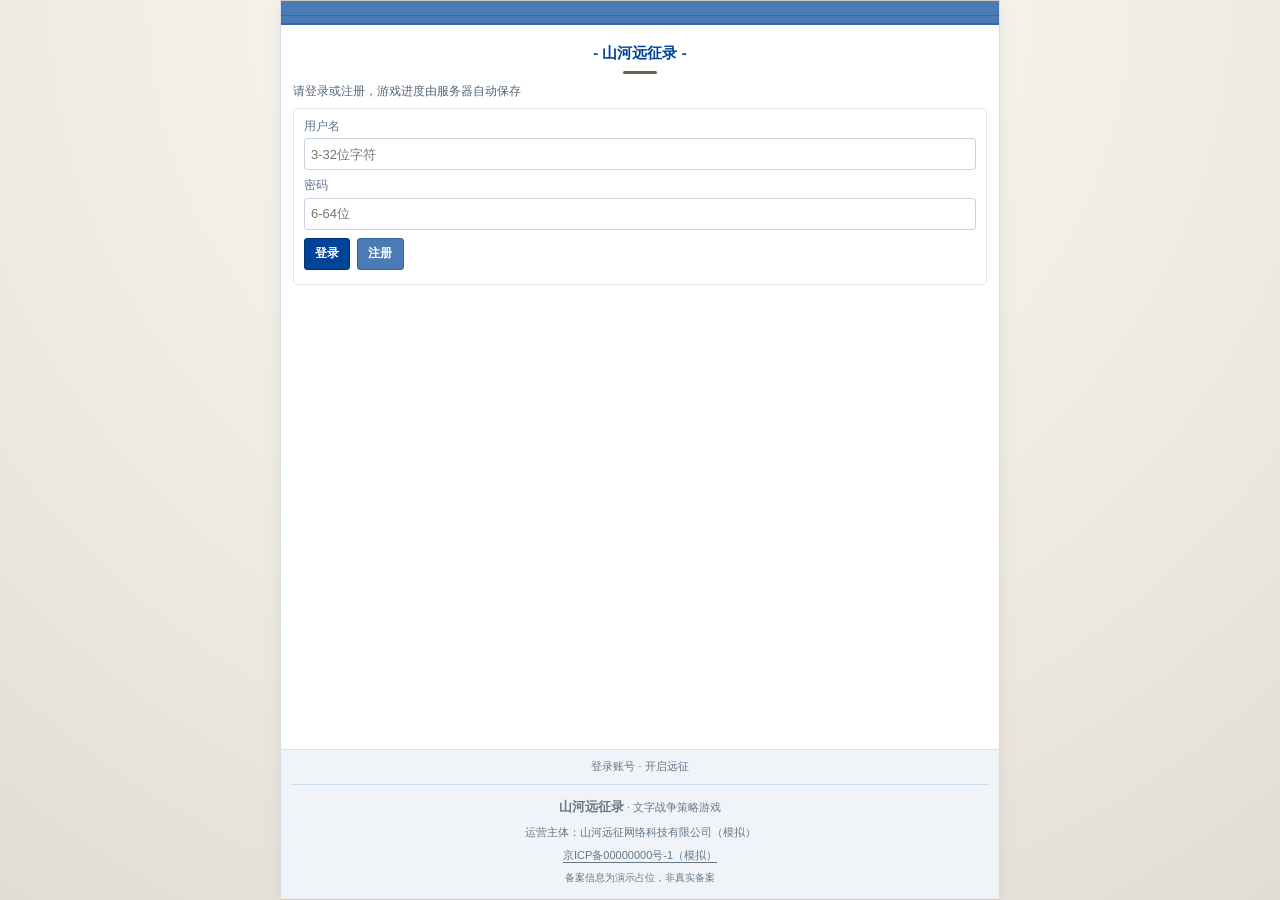
<file: frontend/index.html>
<!DOCTYPE html>
<html lang="zh-CN">
<head>
  <meta charset="UTF-8">
  <meta name="viewport" content="width=device-width, initial-scale=1.0, maximum-scale=1.0, user-scalable=no">
  <meta name="theme-color" content="#f4f1ea">
  <meta name="description" content="山河远征录：经营城池、统筹资源、协同军团，在共享世界中制定你的战争策略。">
  <title>山河远征录 - 文字战争策略游戏</title>
  <link rel="stylesheet" href="css/style.css?v=3.1-compact-slots">
  <link rel="stylesheet" href="css/guild.css">
  <link rel="stylesheet" href="css/world-map.css?v=4.17-north-up">
  <link rel="stylesheet" href="css/dispatch-route.css?v=1.0">
  <link rel="stylesheet" href="css/themes.css?v=3.0-garden-buildings">
  <link rel="stylesheet" href="css/classic-home.css?v=1.0">
  <link rel="stylesheet" href="css/onboarding.css?v=1.0">
  <link rel="stylesheet" href="css/footer.css?v=1.0">
  <link rel="stylesheet" href="css/protection.css?v=1.0">
</head>
<body>
  <div id="loadingOverlay" style="display:none;position:fixed;top:0;left:0;width:100%;height:100%;background:rgba(0,0,0,0.5);z-index:9999;justify-content:center;align-items:center;">
    <div style="background:var(--surface);padding:20px 40px;border-radius:8px;text-align:center;">
      <div class="spinner"></div>
      <div style="margin-top:10px;color:var(--ink);">加载中...</div>
    </div>
  </div>
  <div id="wsStatusBanner" style="display:none;position:fixed;top:0;left:0;width:100%;text-align:center;padding:5px;font-size:12px;z-index:9998;background:var(--danger);color:#fff;">
    连接已断开，正在重连...
  </div>
  <div id="screen">
    <div id="header">
      <div id="topbar"></div>
      <div id="navbar"></div>
    </div>
    <div id="view"></div>
    <footer id="footbar" aria-label="游戏导航与备案信息"></footer>
  </div>
  <div id="toast"></div>

  <script src="js/theme.js?v=1.2-classic-home"></script>
  <script src="js/data.js?v=4.4-snow-depth"></script>
  <script src="js/api-client.js?v=3.0-protection"></script>
  <script src="js/api.js?v=3.1-tech-queue"></script>
  <script src="js/ws-client.js?v=3.0-protection"></script>
  <script src="js/ws-handlers.js?v=1.3-tech-queue"></script>
  <script src="js/save.js?v=1.1"></script>
  <script src="js/core.js?v=3.1-tech-queue"></script>
  <script src="js/build.js?v=1.5-garden-buildings"></script>
  <script src="js/fort.js?v=1.1"></script>
  <script src="js/army.js?v=1.2"></script>
  <script src="js/wounded.js?v=1.0"></script>
  <script src="js/officer.js?v=2.2-cities"></script>
  <script src="js/tech.js?v=3.0-research-queue"></script>
  <script src="js/map.js?v=1.1"></script>
  <script src="js/world-view.js?v=2.2-cities"></script>
  <script src="js/dispatch-route.js?v=1.0"></script>
  <script src="js/world.js?v=3.5-dispatch-defaults"></script>
  <script src="js/map-camera.js?v=1.2-north-up"></script>
  <script src="js/map-chunks.js?v=1.0"></script>
  <script src="js/map-layout.js?v=4.0-hit-test"></script>
  <script src="js/map-ocean.js?v=1.0"></script>
  <script src="js/map-terrain.js?v=4.11-northern-snow"></script>
  <script src="js/world-map.js?v=4.18-live-gathering"></script>
  <script src="js/depot.js?v=1.6-tech-speedup"></script>
  <script src="js/shop.js?v=1.2"></script>
  <script src="js/chat.js?v=1.1"></script>
  <script src="js/mail.js?v=1.1"></script>
  <script src="js/guild.js?v=2.1-account-transfer"></script>
  <script src="js/recharge.js?v=3.0-protection"></script>
  <script src="js/battle.js?v=1.9-collapsible-rounds"></script>
  <script src="js/task-quests.js?v=1.1"></script>
  <script src="js/task.js?v=2.2-cities"></script>
  <script src="js/onboarding.js?v=1.0"></script>
  <script src="js/main-quest.js?v=2.9-quest-fix"></script>
  <script src="js/cities.js?v=3.1-route-preview"></script>
  <script src="js/main-view.js?v=3.0-protection"></script>
  <script src="js/player-profile.js?v=2.7-profile-layout"></script>
  <script src="js/protection.js?v=1.0"></script>
  <script src="js/main.js?v=3.0-protection"></script>
  <script src="js/account.js?v=3.0-protection"></script>
</body>
</html>
</file>
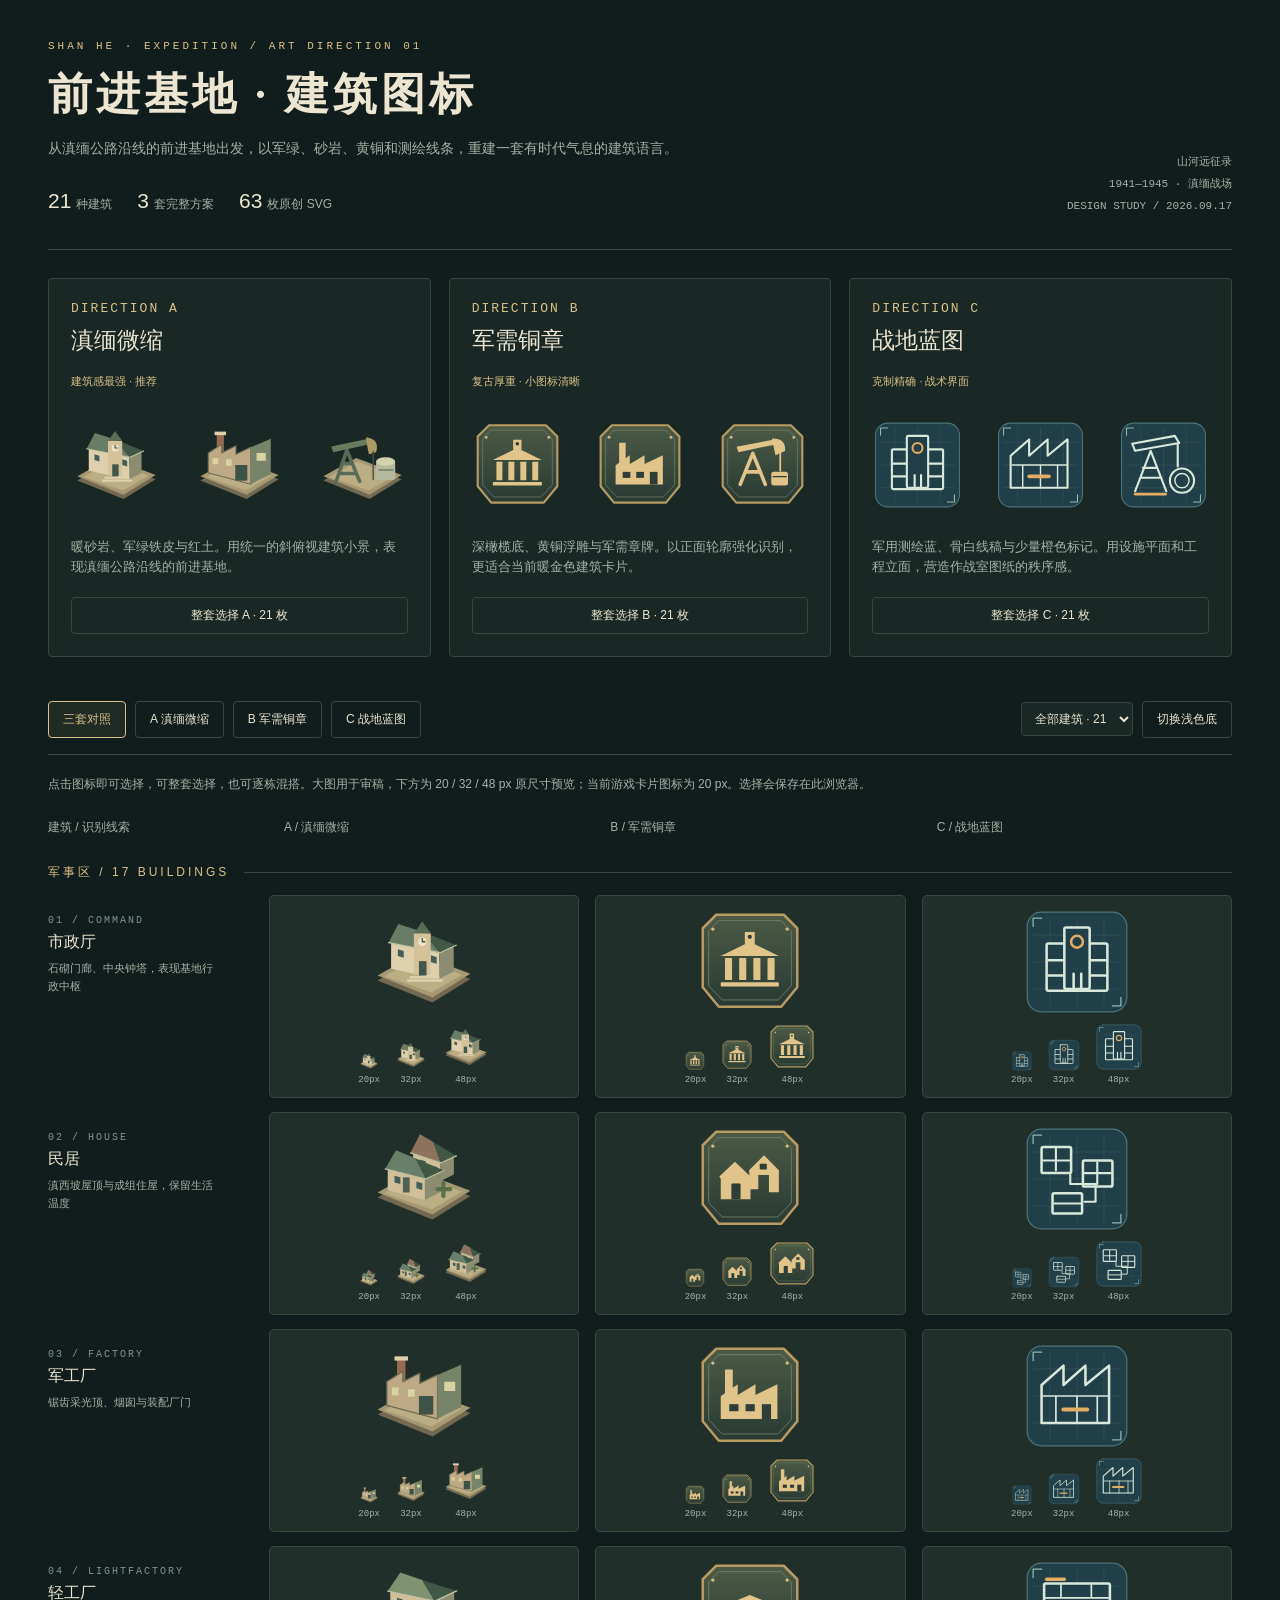
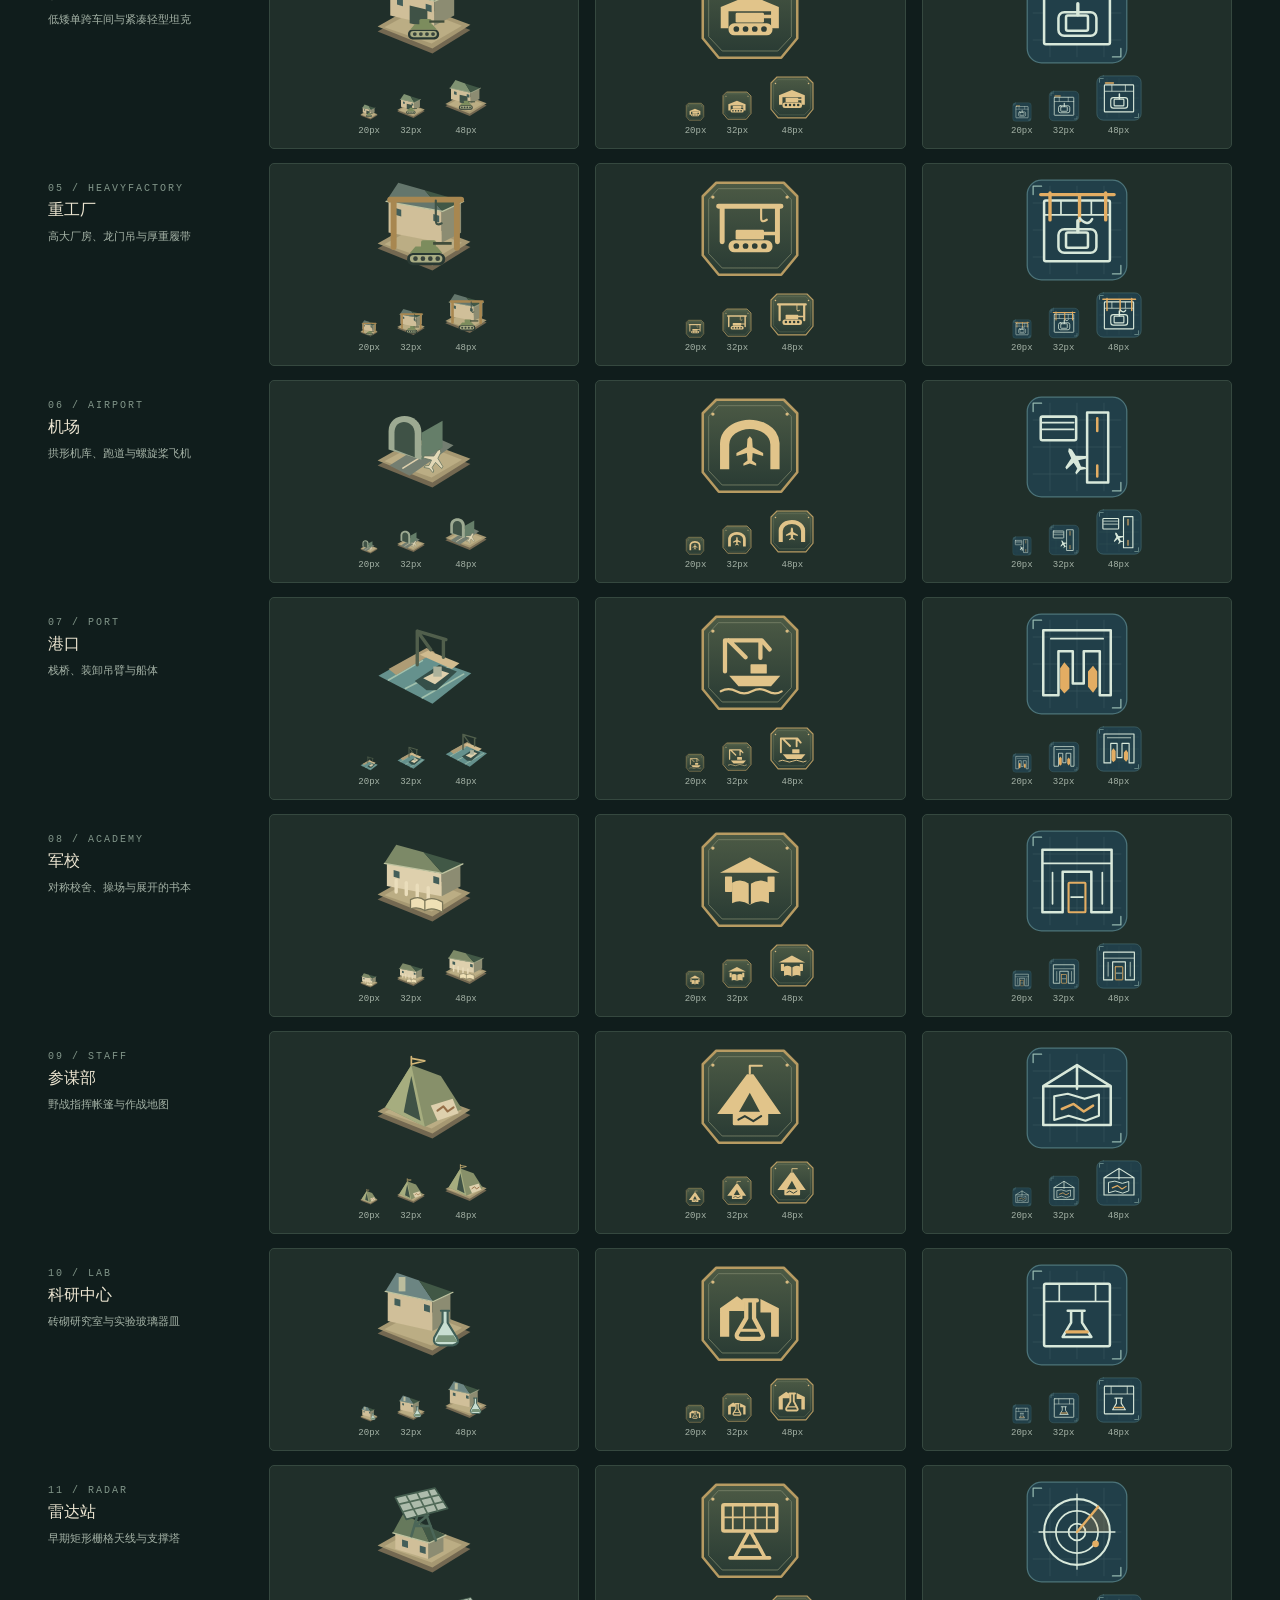
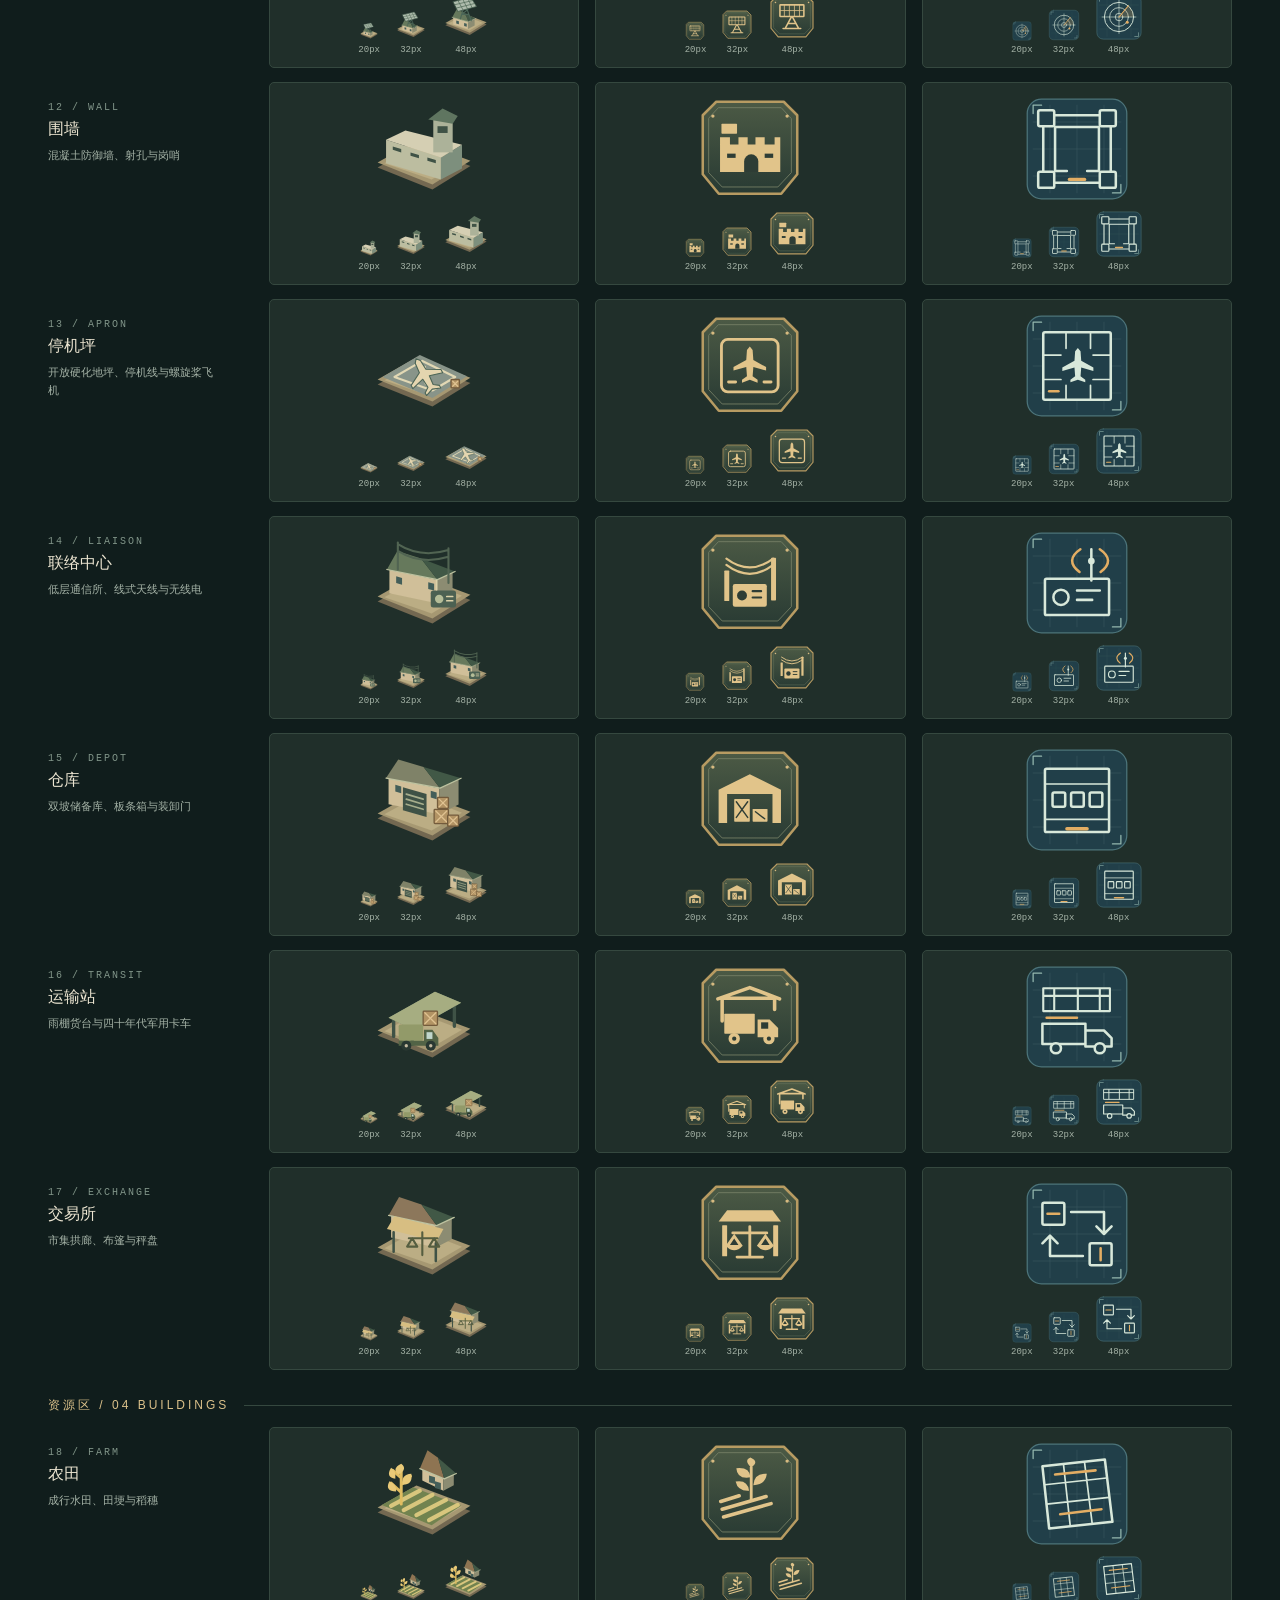
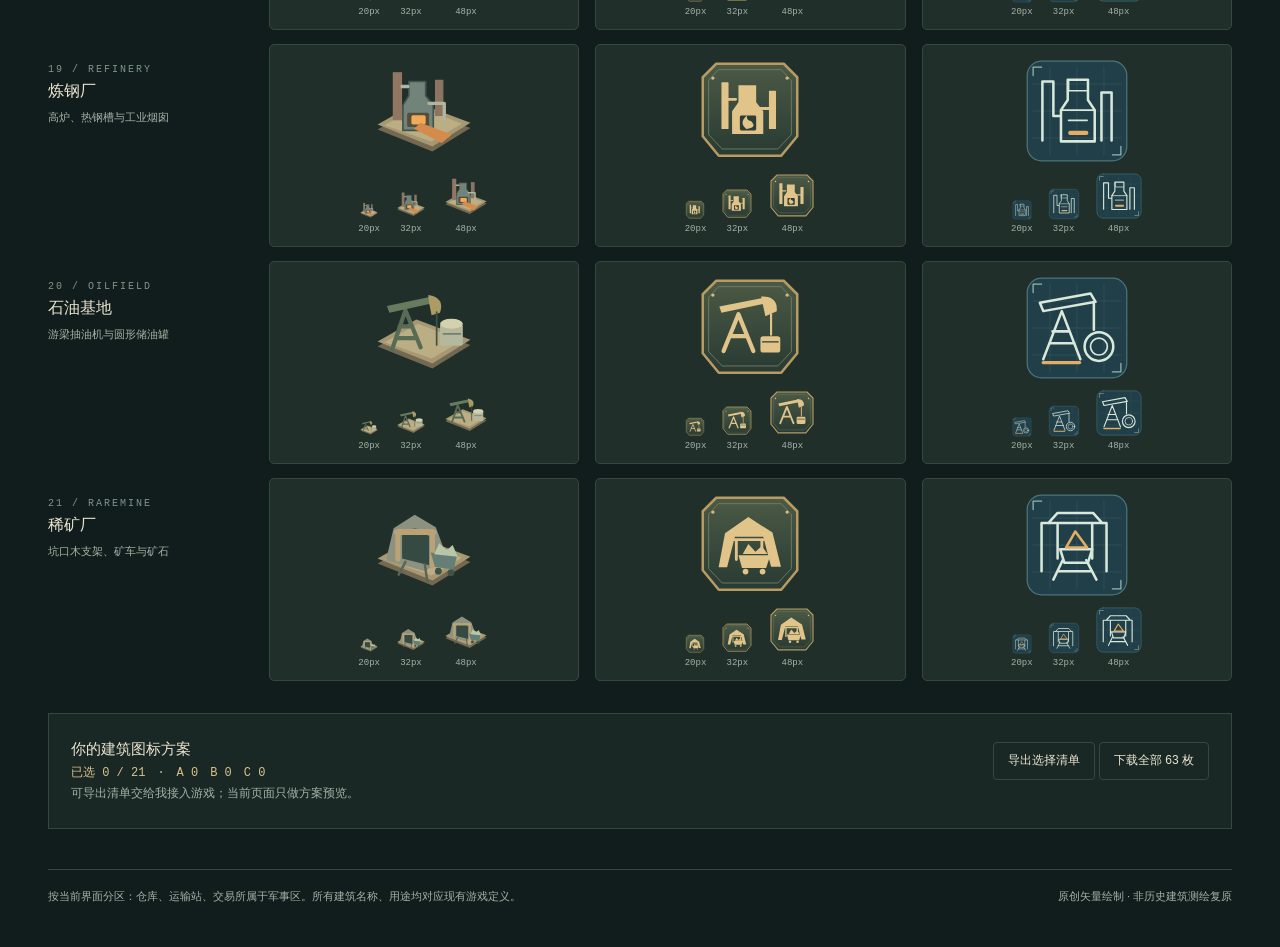
<file: output/building-icon-concepts-20260917/index.html>
<!doctype html>
<html lang="zh-CN">
<head>
<meta charset="utf-8">
<meta name="viewport" content="width=device-width,initial-scale=1">
<title>山河远征录 · 建筑图标提案</title>
<style>
:root{color-scheme:dark;--bg:#101d1c;--panel:#192825;--ink:#ece5d1;--muted:#a4b2a6;--line:#35483f;--gold:#dbc18a;--tile:#202f2a;--paper:#f0e7ce}
*{box-sizing:border-box}body{margin:0;background:var(--bg);color:var(--ink);font-family:-apple-system,BlinkMacSystemFont,"PingFang SC","Microsoft YaHei",sans-serif;line-height:1.6}button,select{font:inherit}button{cursor:pointer}button:focus-visible,a:focus-visible,select:focus-visible{outline:2px solid var(--gold);outline-offset:4px}a{color:var(--gold)}.wrap{max-width:1440px;margin:auto;padding:40px 48px}.eyebrow{font:11px ui-monospace,monospace;letter-spacing:3px;color:var(--gold)}header{border-bottom:1px solid var(--line);padding-bottom:32px;display:flex;gap:40px;justify-content:space-between;align-items:end}h1{font-family:"Songti SC","Noto Serif CJK SC",serif;font-size:44px;letter-spacing:4px;line-height:1.3;margin:14px 0}header p{max-width:780px;color:var(--muted);font-size:14px;margin:0}.edition{text-align:right;white-space:nowrap;font:11px ui-monospace,monospace;color:var(--muted);line-height:2}.stats{display:flex;gap:25px;margin-top:24px;color:var(--muted);font-size:12px}.stats b{font-size:21px;color:var(--ink);font-weight:400;margin-right:5px}.intro{display:grid;grid-template-columns:repeat(3,1fr);gap:18px;margin:28px 0}.direction{border:1px solid var(--line);padding:22px;border-radius:4px;background:var(--panel)}.direction h2{font-family:"Songti SC",serif;font-size:23px;font-weight:500;margin:7px 0}.code{font:13px ui-monospace,monospace;color:var(--gold);letter-spacing:2px}.direction p{font-size:13px;color:var(--muted);margin:10px 0;min-height:42px}.tag{font-size:11px;color:var(--gold)}.hero-icons{display:flex;justify-content:space-between;margin:18px 0}.hero-icons img{width:27%;max-width:108px}.btn{background:transparent;border:1px solid var(--line);border-radius:4px;color:var(--ink);padding:8px 14px;text-decoration:none;display:inline-block;font-size:12px}.btn:hover,.btn.active{border-color:var(--gold);background:#dbc18a15;color:var(--gold)}.direction .btn{width:100%;margin-top:8px}.toolbar{position:sticky;top:0;z-index:5;background:var(--bg);padding:16px 0;border-bottom:1px solid var(--line);display:flex;flex-wrap:wrap;align-items:center;gap:9px}.toolbar .space{flex:1}.toolbar select{background:var(--panel);color:var(--ink);border:1px solid var(--line);padding:8px 9px;border-radius:4px;font-size:12px}.hint{color:var(--muted);font-size:12px;margin:20px 0}.table-head,.building-row{display:grid;grid-template-columns:205px repeat(3,minmax(0,1fr));gap:16px}.table-head{margin-top:24px;color:var(--muted);font-size:12px}.table-head>div:not(:first-child){padding-left:15px}.section-name{font-size:12px;letter-spacing:3px;color:var(--gold);margin:26px 0 12px;display:flex;gap:15px;align-items:center}.section-name:after{content:"";height:1px;background:var(--line);flex:1}.building-row{margin:0 0 14px;align-items:stretch}.meta{padding:20px 8px 0 0}.meta .number{font:10px ui-monospace,monospace;color:#819589;letter-spacing:2px}.meta h3{font-size:16px;font-weight:500;margin:3px 0 6px}.meta p{font-size:11px;color:var(--muted);margin:0;max-width:172px}.choice{border:1px solid var(--line);border-radius:5px;background:var(--tile);color:var(--ink);padding:12px;position:relative;display:flex;flex-direction:column;align-items:center;min-height:181px;transition:border-color .15s,background .15s}.choice:hover{border-color:#8c9f8c}.choice[aria-pressed=true]{border-color:var(--gold);box-shadow:inset 0 0 0 1px var(--gold)}.choice .check{position:absolute;right:10px;top:7px;font-size:11px;color:var(--gold);opacity:0}.choice[aria-pressed=true] .check{opacity:1}.primary{width:108px;height:108px;display:block}.small-sizes{display:flex;align-items:end;gap:15px;margin-top:7px}.small-sizes span{display:flex;flex-direction:column;align-items:center;gap:4px;color:var(--muted);font:9px ui-monospace,monospace}.small-sizes img{object-fit:contain}.bottom{margin:32px 0 20px;border:1px solid var(--line);padding:22px;display:flex;gap:18px;align-items:center;justify-content:space-between;background:var(--panel)}.bottom p{font-size:12px;color:var(--muted);margin:3px 0}.bottom strong{font-size:15px;font-weight:500}#selection-summary{font:12px ui-monospace,monospace;color:var(--gold)}footer{border-top:1px solid var(--line);margin-top:40px;padding-top:18px;color:var(--muted);font-size:11px;display:flex;justify-content:space-between;gap:20px}.light .choice,.light .hero-icons{background:var(--paper);border-radius:5px}.light .choice .small-sizes span{color:#76684e}.light .choice[aria-pressed=true]{border-color:#8d6e2c;box-shadow:inset 0 0 0 1px #8d6e2c}.light .choice .check{color:#74581d}.light .hero-icons{padding:6px}.single .table-head,.single .building-row{grid-template-columns:205px 1fr}.single .choice{flex-direction:row;justify-content:center;gap:50px}.single .primary{width:144px;height:144px}.single .small-sizes{gap:30px}.notice{min-height:20px;color:var(--gold);font-size:12px}
body.sheet header{padding-bottom:20px}body.sheet .wrap{max-width:none;padding:36px 40px}body.sheet .intro,body.sheet .toolbar,body.sheet .hint,body.sheet .table-head,body.sheet .bottom,body.sheet footer{display:none}body.sheet header h1{font-size:35px}body.sheet header p{max-width:900px}body.sheet .stats{display:none}.sheet-grid{display:grid;grid-template-columns:repeat(7,minmax(0,1fr));gap:12px;margin-top:26px}.sheet-card{background:var(--tile);border:1px solid var(--line);text-align:center;padding:14px 5px 12px;border-radius:5px}.sheet-card>img{width:112px;max-width:100%;height:112px}.sheet-card .small-sizes{display:none}.sheet-card h3{font-size:13px;margin:5px 0 0;font-weight:500}.sheet-card .small-sizes{justify-content:center;margin-top:9px}.sheet-card .small-sizes span{font-size:8px}.sheet-card .small-sizes{gap:14px}.sheet-note{display:none;color:var(--muted);font-size:11px;margin:18px 0 0;letter-spacing:1px}
@media(max-width:800px){.wrap{padding:24px 16px}header{display:block}h1{font-size:32px}.edition{display:none}.intro{grid-template-columns:1fr}.hero-icons{justify-content:start;gap:25px}.hero-icons img{width:85px}.table-head,.building-row{grid-template-columns:90px repeat(3,minmax(0,1fr));gap:6px}.meta p{display:none}.meta h3{font-size:13px}.choice{padding:6px;min-height:140px}.primary{width:76px;max-width:100%;height:86px}.small-sizes{gap:8px;flex-wrap:wrap;justify-content:center}.small-sizes span:last-child{display:none}.bottom{display:block}.bottom .btn{margin-top:14px}.single .building-row,.single .table-head{grid-template-columns:90px 1fr}.single .choice{gap:20px}.toolbar .space{display:none}footer{display:block}.sheet-grid{grid-template-columns:repeat(3,1fr)}}
</style>
</head>
<body>
<div class="wrap">
<header><div><div class="eyebrow">SHAN HE · EXPEDITION / ART DIRECTION 01</div><h1>前进基地 · 建筑图标</h1><p id="subtitle">从滇缅公路沿线的前进基地出发，以军绿、砂岩、黄铜和测绘线条，重建一套有时代气息的建筑语言。</p><div class="stats"><span><b>21</b>种建筑</span><span><b>3</b>套完整方案</span><span><b>63</b>枚原创 SVG</span></div></div><div class="edition">山河远征录<br>1941—1945 · 滇缅战场<br>DESIGN STUDY / 2026.09.17</div></header>
<section class="intro" id="directions"></section>
<nav class="toolbar" aria-label="预览控制"><button class="btn active" data-view="all">三套对照</button><button class="btn" data-view="a-diorama">A 滇缅微缩</button><button class="btn" data-view="b-insignia">B 军需铜章</button><button class="btn" data-view="c-blueprint">C 战地蓝图</button><span class="space"></span><select id="zone" aria-label="建筑区域"><option value="all">全部建筑 · 21</option><option value="军事">军事区 · 17</option><option value="资源">资源区 · 4</option></select><button class="btn" id="background">切换浅色底</button></nav>
<p class="hint">点击图标即可选择，可整套选择，也可逐栋混搭。大图用于审稿，下方为 20 / 32 / 48 px 原尺寸预览；当前游戏卡片图标为 20 px。选择会保存在此浏览器。</p>
<div class="table-head" id="head"></div><main id="gallery"></main>
<aside class="bottom"><div><strong>你的建筑图标方案</strong><p id="selection-summary" aria-live="polite"></p><p>可导出清单交给我接入游戏；当前页面只做方案预览。</p></div><div><button class="btn" id="export">导出选择清单</button> <a class="btn" href="building-icons-3-sets.zip" download>下载全部 63 枚</a><div class="notice" id="notice" role="status"></div></div></aside>
<footer><span>按当前界面分区：仓库、运输站、交易所属于军事区。所有建筑名称、用途均对应现有游戏定义。</span><span>原创矢量绘制 · 非历史建筑测绘复原</span></footer>
</div>
<script>
const DATA={"styles": [{"id": "a-diorama", "code": "A", "name": "滇缅微缩", "tag": "建筑感最强 · 推荐", "desc": "暖砂岩、军绿铁皮与红土。用统一的斜俯视建筑小景，表现滇缅公路沿线的前进基地。", "color": "#8b9d71"}, {"id": "b-insignia", "code": "B", "name": "军需铜章", "tag": "复古厚重 · 小图标清晰", "desc": "深橄榄底、黄铜浮雕与军需章牌。以正面轮廓强化识别，更适合当前暖金色建筑卡片。", "color": "#d9b978"}, {"id": "c-blueprint", "code": "C", "name": "战地蓝图", "tag": "克制精确 · 战术界面", "desc": "军用测绘蓝、骨白线稿与少量橙色标记。用设施平面和工程立面，营造作战室图纸的秩序感。", "color": "#8dc9cf"}], "buildings": [{"id": "command", "name": "市政厅", "group": "军事", "idea": "石砌门廊、中央钟塔，表现基地行政中枢"}, {"id": "house", "name": "民居", "group": "军事", "idea": "滇西坡屋顶与成组住屋，保留生活温度"}, {"id": "factory", "name": "军工厂", "group": "军事", "idea": "锯齿采光顶、烟囱与装配厂门"}, {"id": "lightfactory", "name": "轻工厂", "group": "军事", "idea": "低矮单跨车间与紧凑轻型坦克"}, {"id": "heavyfactory", "name": "重工厂", "group": "军事", "idea": "高大厂房、龙门吊与厚重履带"}, {"id": "airport", "name": "机场", "group": "军事", "idea": "拱形机库、跑道与螺旋桨飞机"}, {"id": "port", "name": "港口", "group": "军事", "idea": "栈桥、装卸吊臂与船体"}, {"id": "academy", "name": "军校", "group": "军事", "idea": "对称校舍、操场与展开的书本"}, {"id": "staff", "name": "参谋部", "group": "军事", "idea": "野战指挥帐篷与作战地图"}, {"id": "lab", "name": "科研中心", "group": "军事", "idea": "砖砌研究室与实验玻璃器皿"}, {"id": "radar", "name": "雷达站", "group": "军事", "idea": "早期矩形栅格天线与支撑塔"}, {"id": "wall", "name": "围墙", "group": "军事", "idea": "混凝土防御墙、射孔与岗哨"}, {"id": "apron", "name": "停机坪", "group": "军事", "idea": "开放硬化地坪、停机线与螺旋桨飞机"}, {"id": "liaison", "name": "联络中心", "group": "军事", "idea": "低层通信所、线式天线与无线电"}, {"id": "depot", "name": "仓库", "group": "军事", "idea": "双坡储备库、板条箱与装卸门"}, {"id": "transit", "name": "运输站", "group": "军事", "idea": "雨棚货台与四十年代军用卡车"}, {"id": "exchange", "name": "交易所", "group": "军事", "idea": "市集拱廊、布篷与秤盘"}, {"id": "farm", "name": "农田", "group": "资源", "idea": "成行水田、田埂与稻穗"}, {"id": "refinery", "name": "炼钢厂", "group": "资源", "idea": "高炉、热钢槽与工业烟囱"}, {"id": "oilfield", "name": "石油基地", "group": "资源", "idea": "游梁抽油机与圆形储油罐"}, {"id": "raremine", "name": "稀矿厂", "group": "资源", "idea": "坑口木支架、矿车与矿石"}]};
const STORE='shanhe-building-icons-20260917';
let selected={};try{selected=JSON.parse(localStorage.getItem(STORE)||'{}')}catch(e){}
if(!selected||typeof selected!=='object'||Array.isArray(selected))selected={};
const knownStyles=new Set(DATA.styles.map(s=>s.id));
selected=Object.fromEntries(DATA.buildings.filter(b=>knownStyles.has(selected[b.id])).map(b=>[b.id,selected[b.id]]));
let view='all';
const $=s=>document.querySelector(s);
const image=(style,b,size,cls='')=>`<img src="${style}/${b.id}.svg" alt="${b.name}" width="${size}" height="${size}" class="${cls}">`;
const sizes=(style,b)=>`<div class="small-sizes">${[20,32,48].map(n=>`<span>${image(style,b,n)}${n}px</span>`).join('')}</div>`;
$('#directions').innerHTML=DATA.styles.map(s=>`<article class="direction"><div class="code">DIRECTION ${s.code}</div><h2>${s.name}</h2><span class="tag">${s.tag}</span><div class="hero-icons">${['command','factory','oilfield'].map(id=>image(s.id,DATA.buildings.find(b=>b.id===id),108)).join('')}</div><p>${s.desc}</p><button class="btn" data-select="${s.id}">整套选择 ${s.code} · 21 枚</button></article>`).join('');
function summary(){const total=Object.keys(selected).length;$('#selection-summary').textContent=`已选 ${total} / 21　·　`+DATA.styles.map(s=>`${s.code} ${Object.values(selected).filter(v=>v===s.id).length}`).join('　');}
function persist(){try{localStorage.setItem(STORE,JSON.stringify(selected));$('#notice').textContent=''}catch(e){$('#notice').textContent='浏览器未允许保存，请导出清单保留选择。'}summary();}
function render(){
  const styles=DATA.styles.filter(s=>view==='all'||s.id===view);
  document.body.classList.toggle('single',view!=='all');
  $('#head').innerHTML='<div>建筑 / 识别线索</div>'+styles.map(s=>`<div>${s.code} / ${s.name}</div>`).join('');
  $('#gallery').innerHTML=['军事','资源'].filter(g=>$('#zone').value==='all'||$('#zone').value===g).map(zone=>`<div class="section-name">${zone}区 / ${zone==='军事'?'17':'04'} BUILDINGS</div>`+DATA.buildings.filter(b=>b.group===zone).map(b=>`<article class="building-row"><div class="meta"><div class="number">${String(DATA.buildings.indexOf(b)+1).padStart(2,'0')} / ${b.id.toUpperCase()}</div><h3>${b.name}</h3><p>${b.idea}</p></div>${styles.map(s=>`<button class="choice" data-building="${b.id}" data-style="${s.id}" aria-label="选择${b.name}：${s.code} ${s.name}" aria-pressed="${selected[b.id]===s.id}"><span class="check">已选 ✓</span>${image(s.id,b,108,'primary')}${sizes(s.id,b)}</button>`).join('')}</article>`).join('')).join('');
  summary();
}
document.addEventListener('click',e=>{
  const choice=e.target.closest('[data-building]');
  if(choice){const id=choice.dataset.building,style=choice.dataset.style;if(selected[id]===style)delete selected[id];else selected[id]=style;persist();document.querySelectorAll(`[data-building="${id}"]`).forEach(el=>el.setAttribute('aria-pressed',String(selected[id]===el.dataset.style)));}
  const all=e.target.closest('[data-select]');if(all){DATA.buildings.forEach(b=>selected[b.id]=all.dataset.select);persist();render();$('#notice').textContent='已选择整套方案，可继续逐栋调整。'}
  const tab=e.target.closest('[data-view]');if(tab){view=tab.dataset.view;document.querySelectorAll('[data-view]').forEach(el=>el.classList.toggle('active',el===tab));render();}
});
$('#zone').addEventListener('change',render);
$('#background').addEventListener('click',()=>{$('body').classList.toggle('light');$('#background').textContent=$('body').classList.contains('light')?'切换深色底':'切换浅色底'});
$('#export').addEventListener('click',()=>{
  const result={project:'山河远征录',version:'20260917',selected:DATA.buildings.filter(b=>selected[b.id]).map(b=>({id:b.id,name:b.name,style:selected[b.id],asset:`${selected[b.id]}/${b.id}.svg`})),unselected:DATA.buildings.filter(b=>!selected[b.id]).map(b=>b.id)};
  const url=URL.createObjectURL(new Blob([JSON.stringify(result,null,2)],{type:'application/json'}));
  const link=document.createElement('a');link.href=url;link.download='building-icon-selection.json';link.click();setTimeout(()=>URL.revokeObjectURL(url),1000);$('#notice').textContent='已导出选择清单。';
});
const params=new URLSearchParams(location.search);const sheet=DATA.styles.find(s=>s.id===params.get('sheet'));
if(sheet){document.body.classList.add('sheet');$('h1').textContent=`${sheet.code} / ${sheet.name}`;$('#subtitle').textContent=sheet.desc;$('#gallery').innerHTML=`<div class="sheet-grid">${DATA.buildings.map(b=>`<article class="sheet-card">${image(sheet.id,b,112)}<h3>${b.name}</h3>${sizes(sheet.id,b)}</article>`).join('')}</div><p class="sheet-note">军事区 17 栋 + 资源区 4 栋 · 21 枚完整方案 · 交互页可查看 20 / 32 / 48 px 实际尺寸 · 原创 SVG 可缩放</p>`;}else render();
</script>
</body>
</html>
</file>
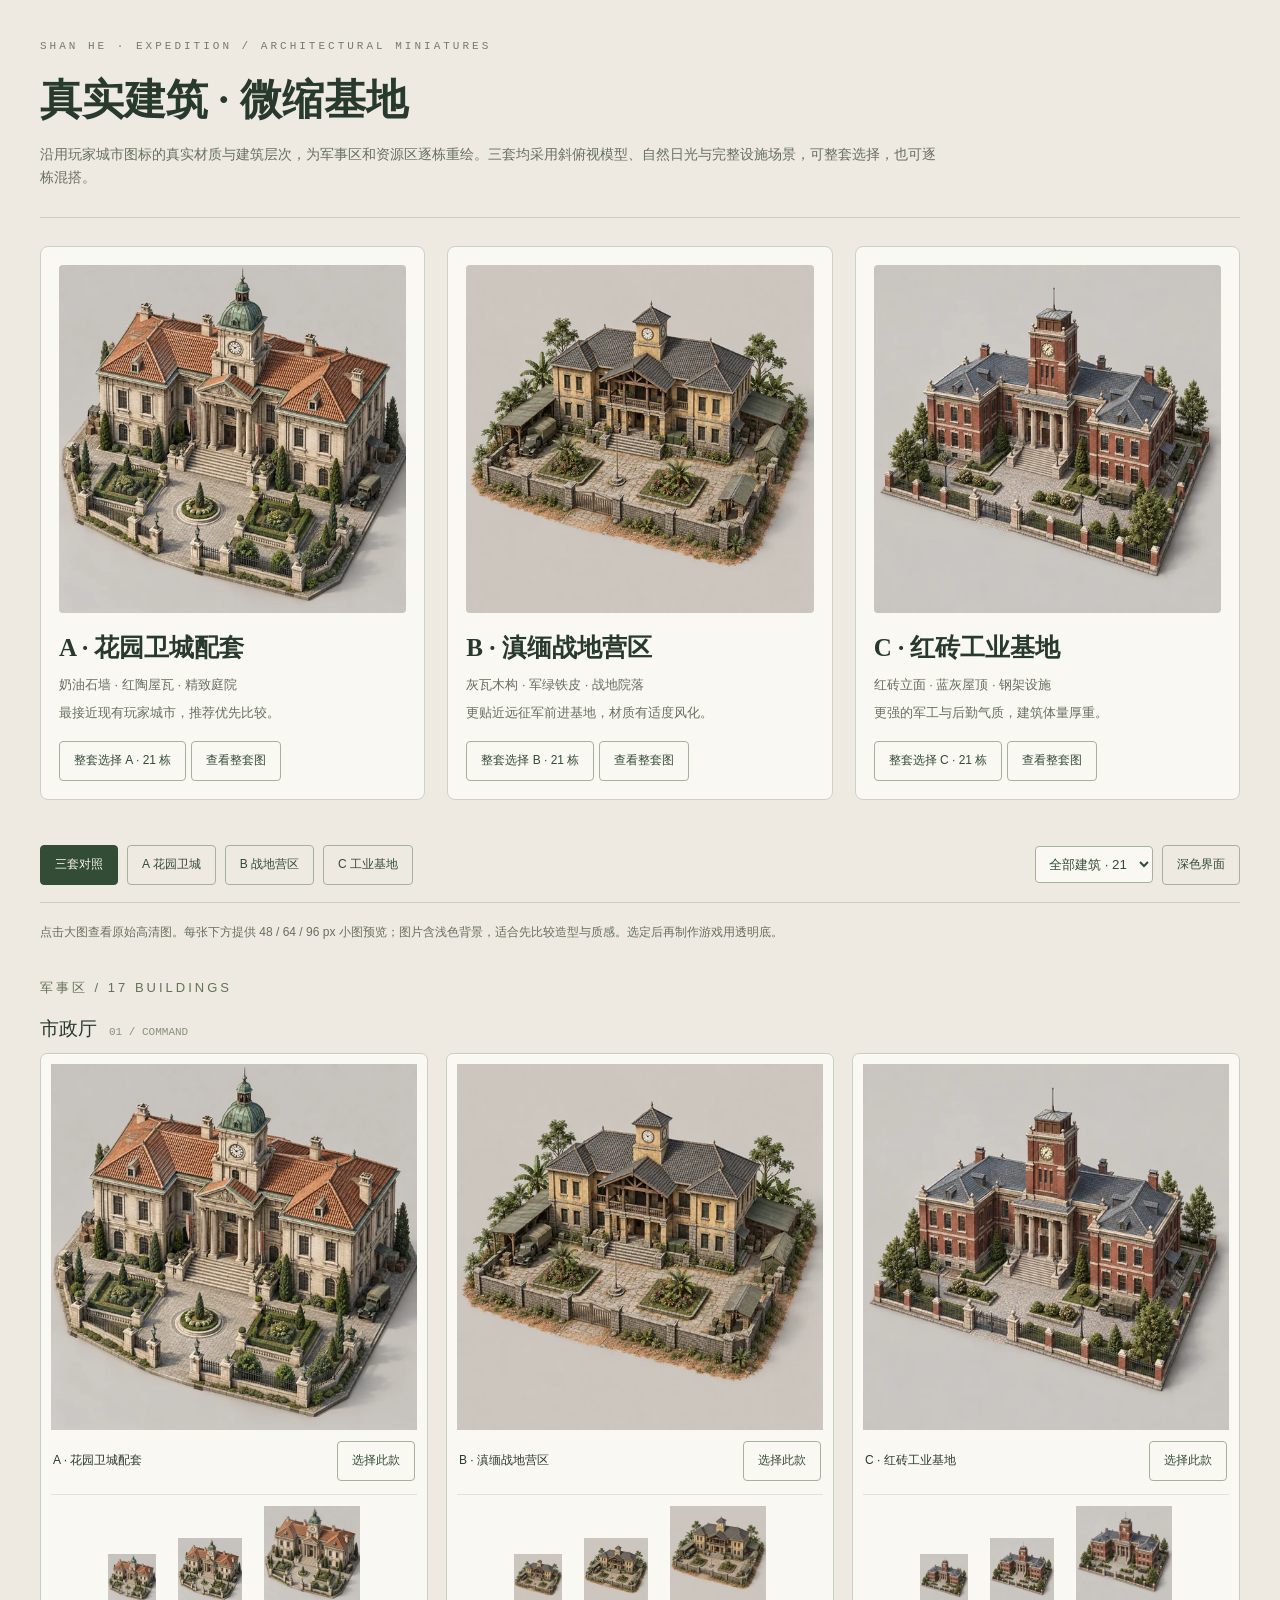
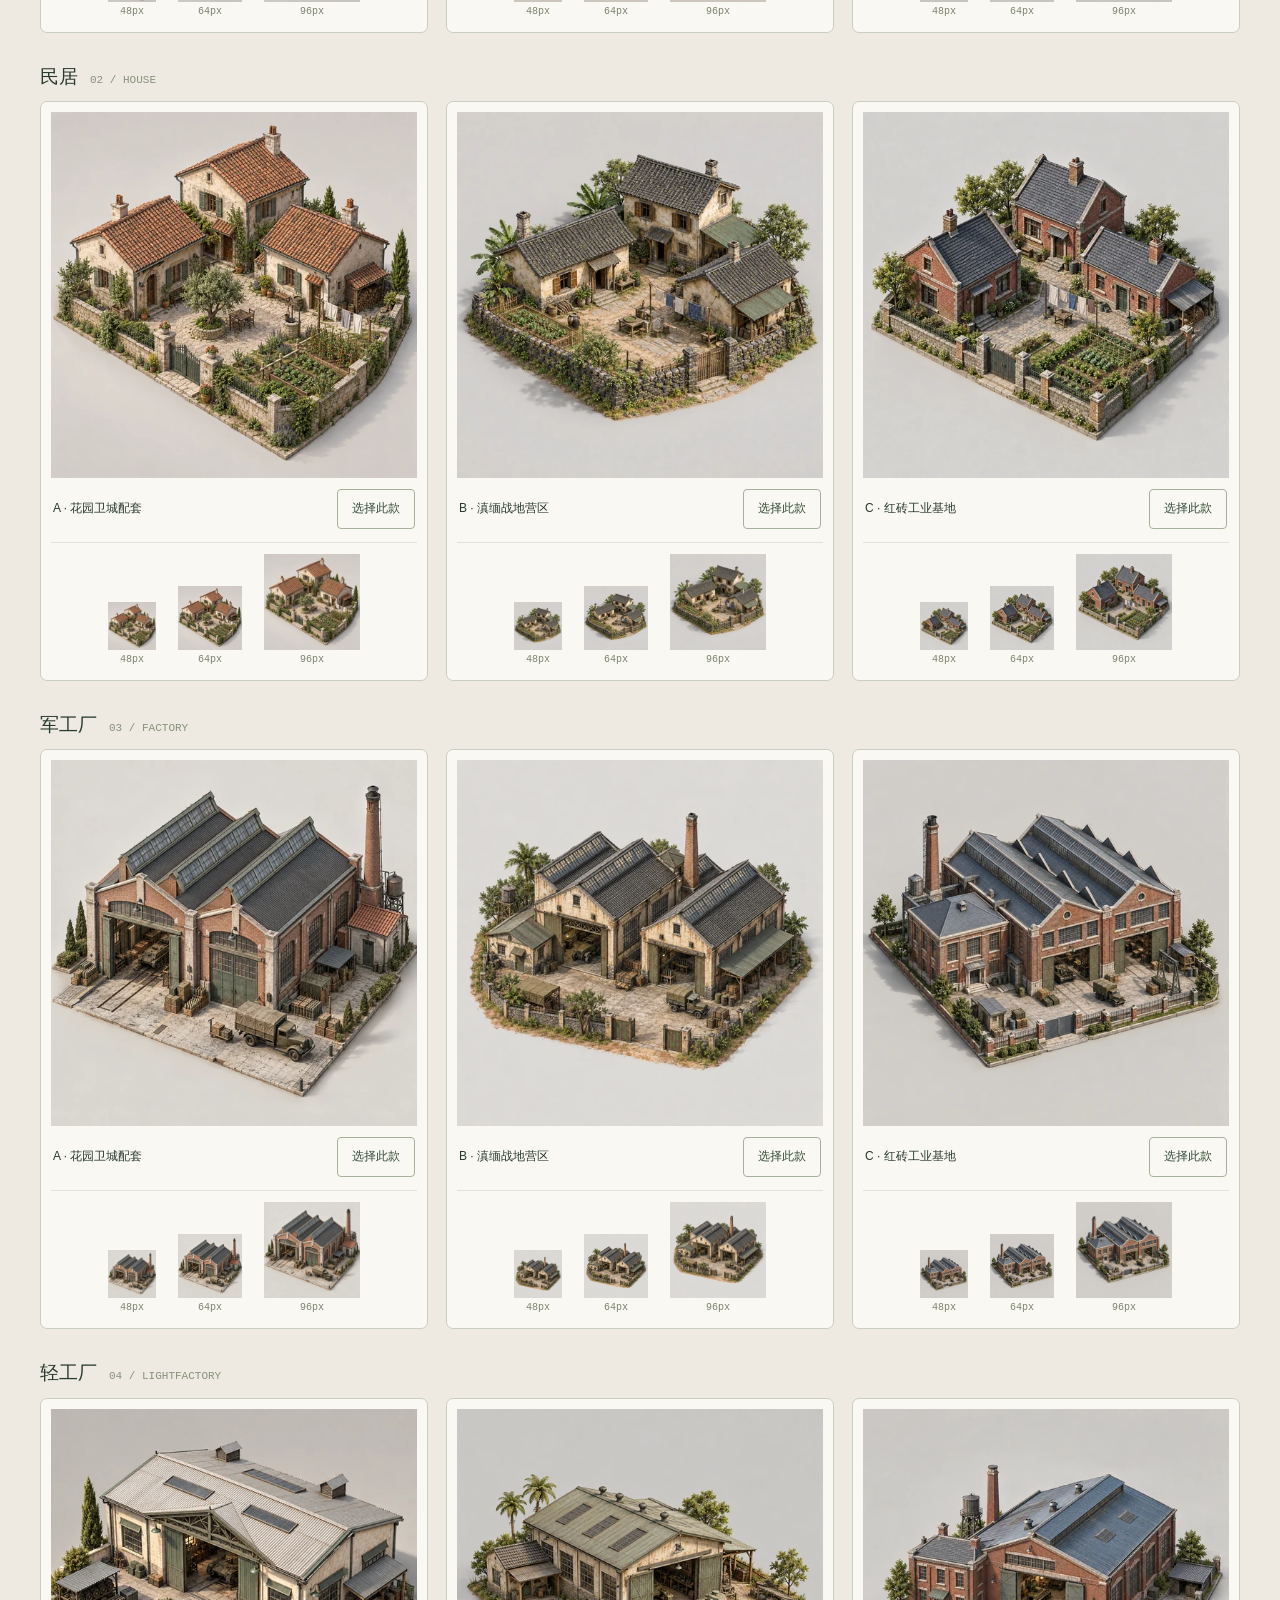
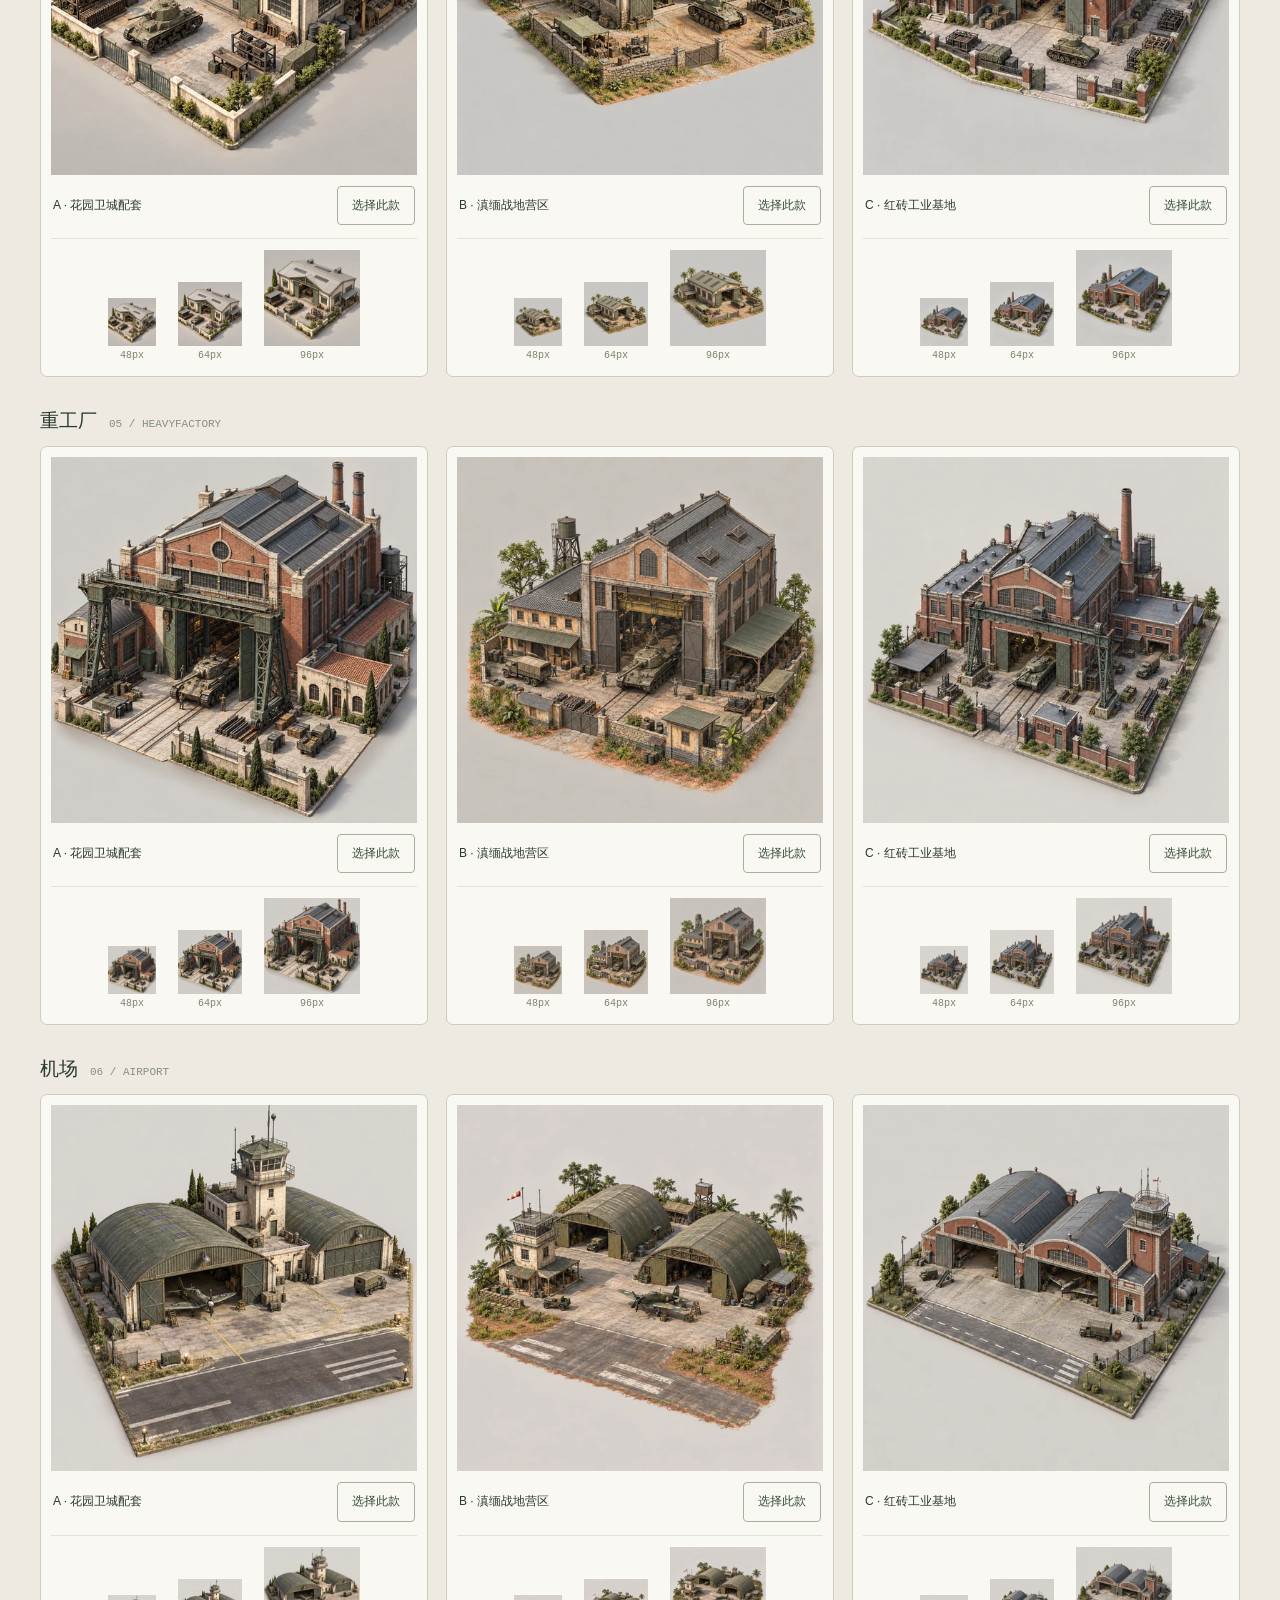
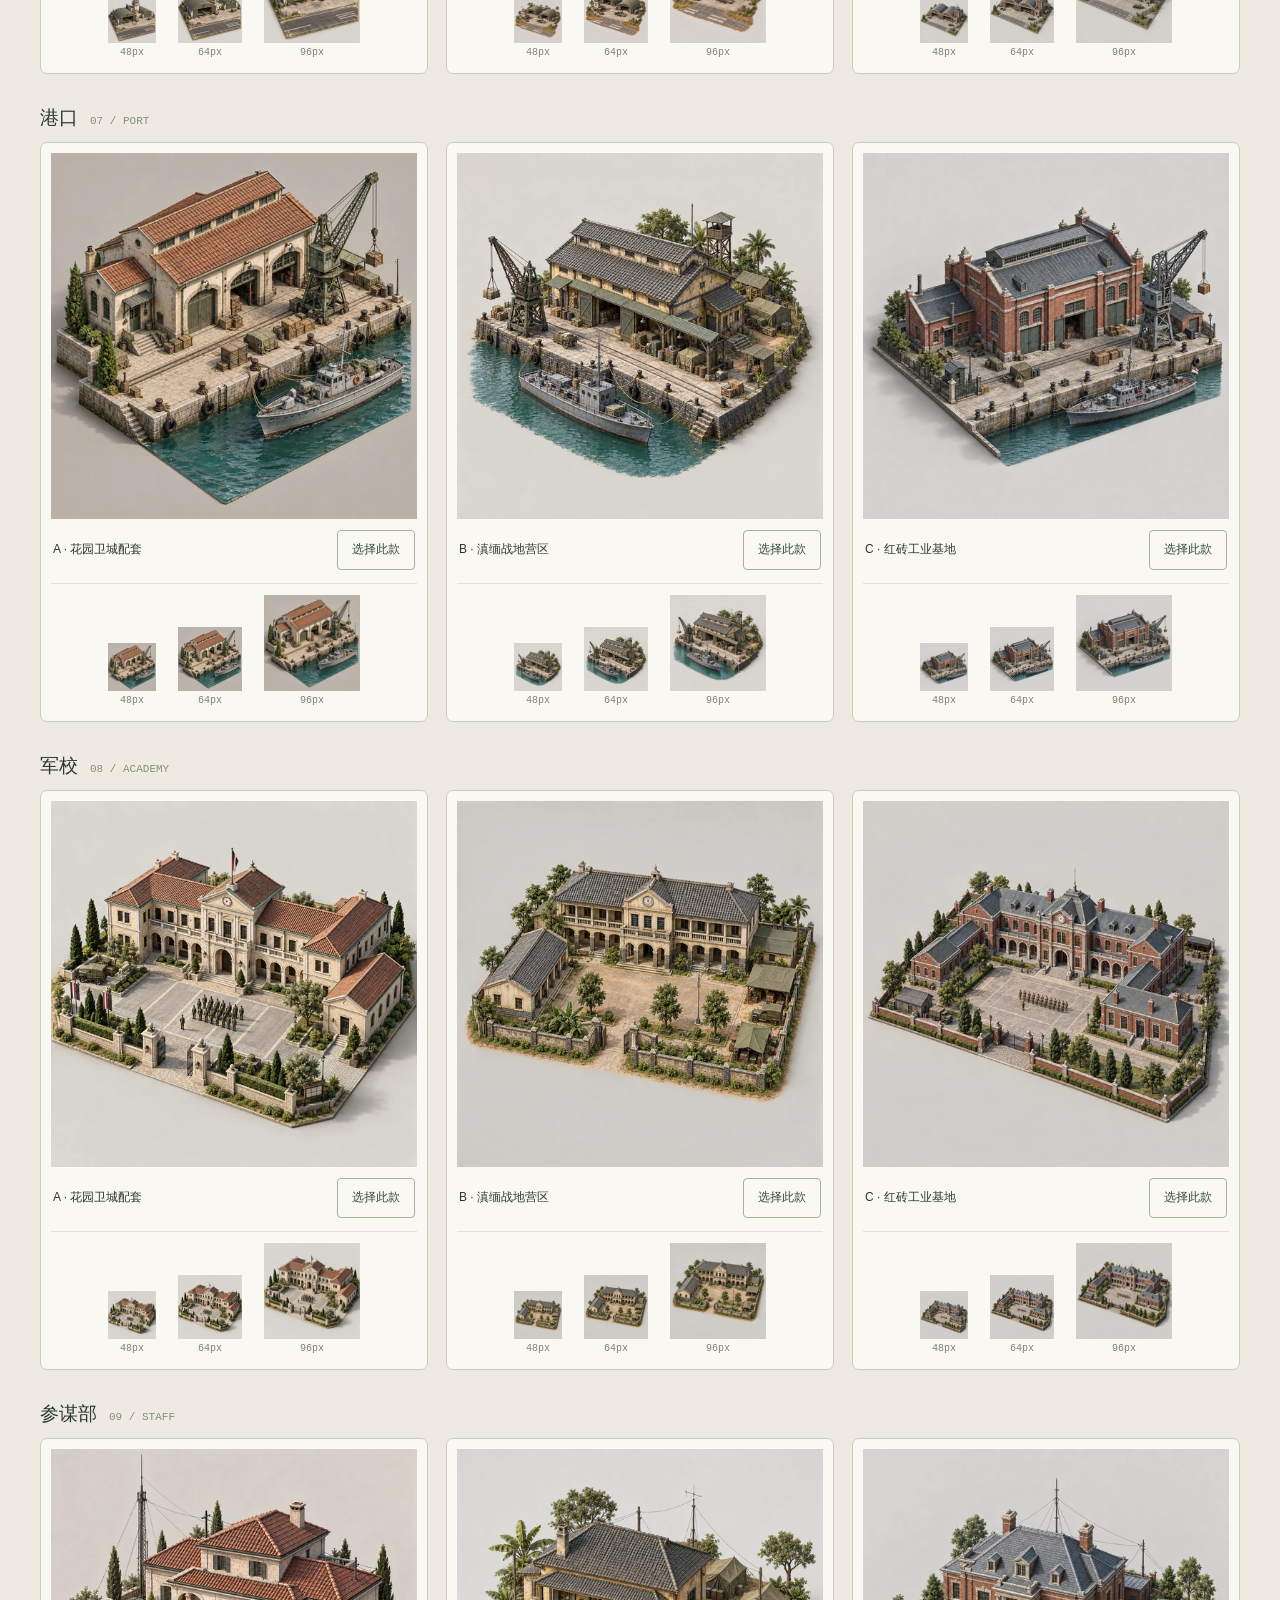
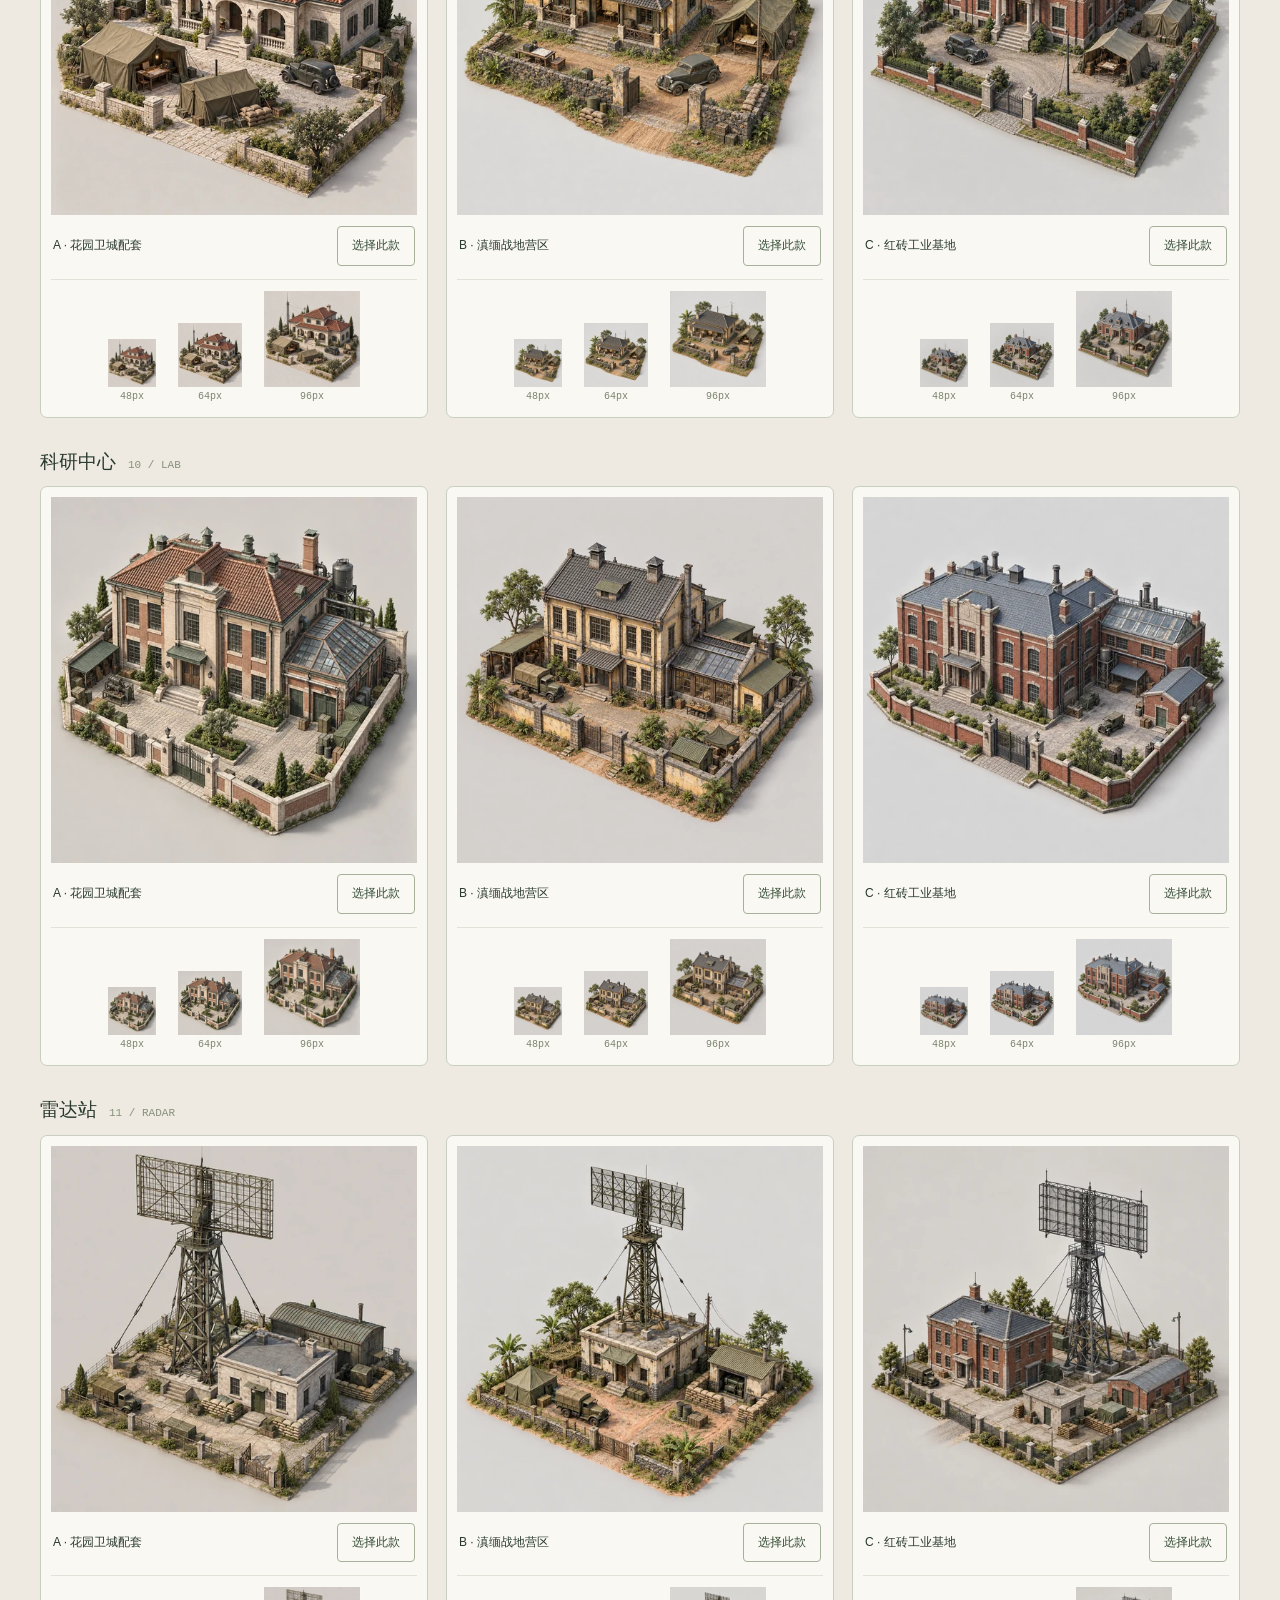
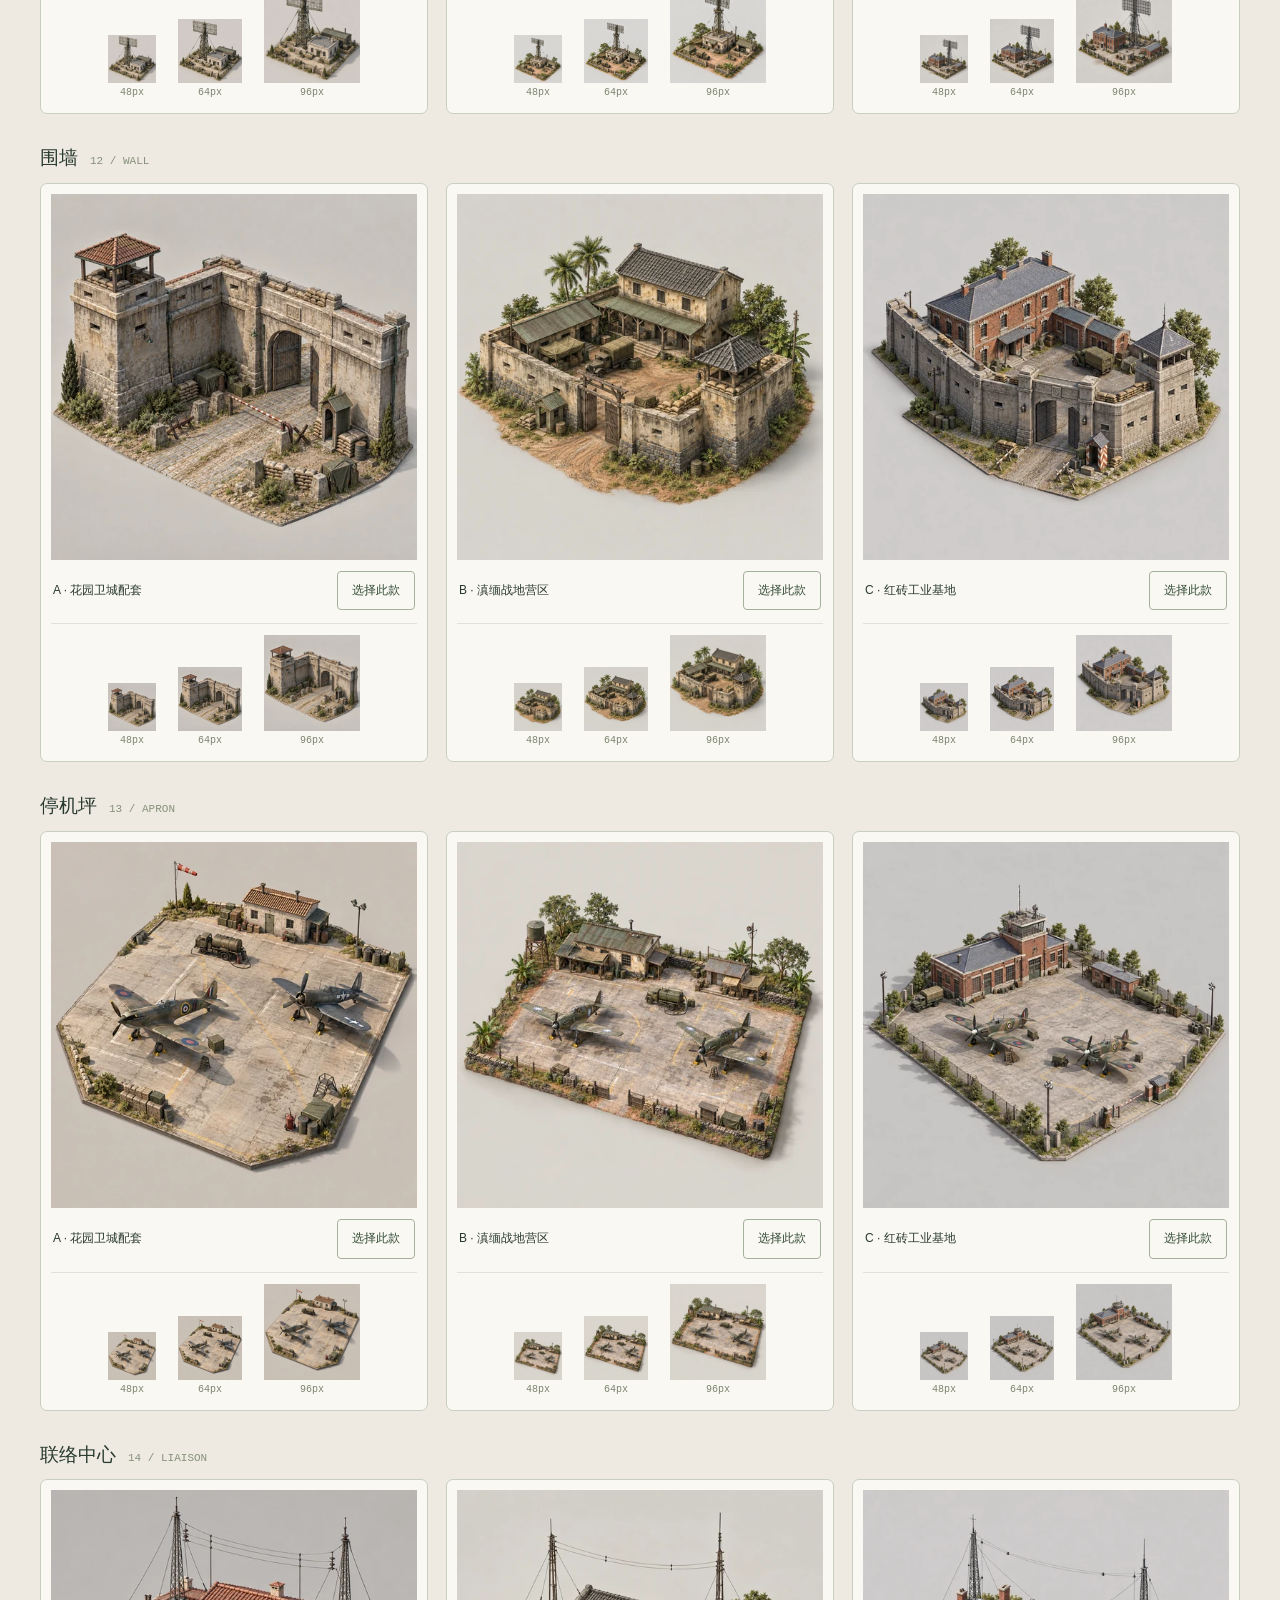
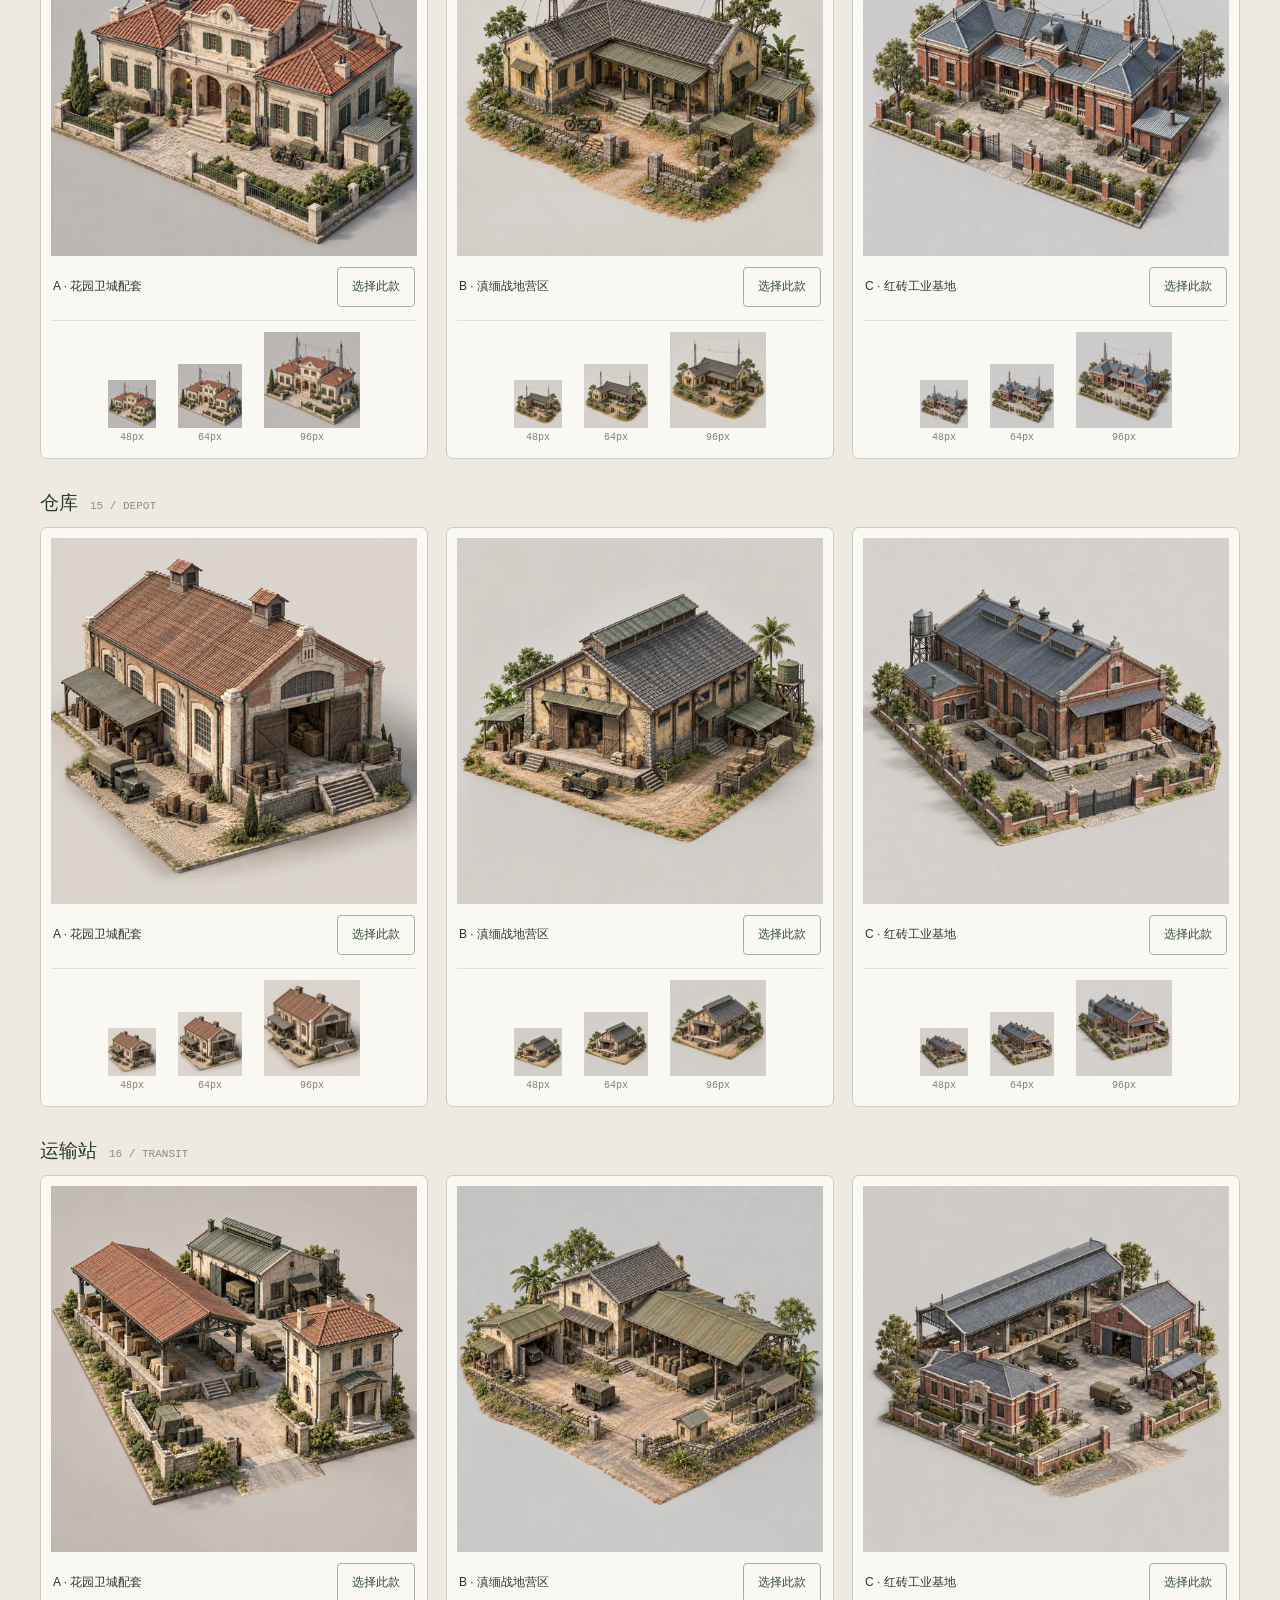
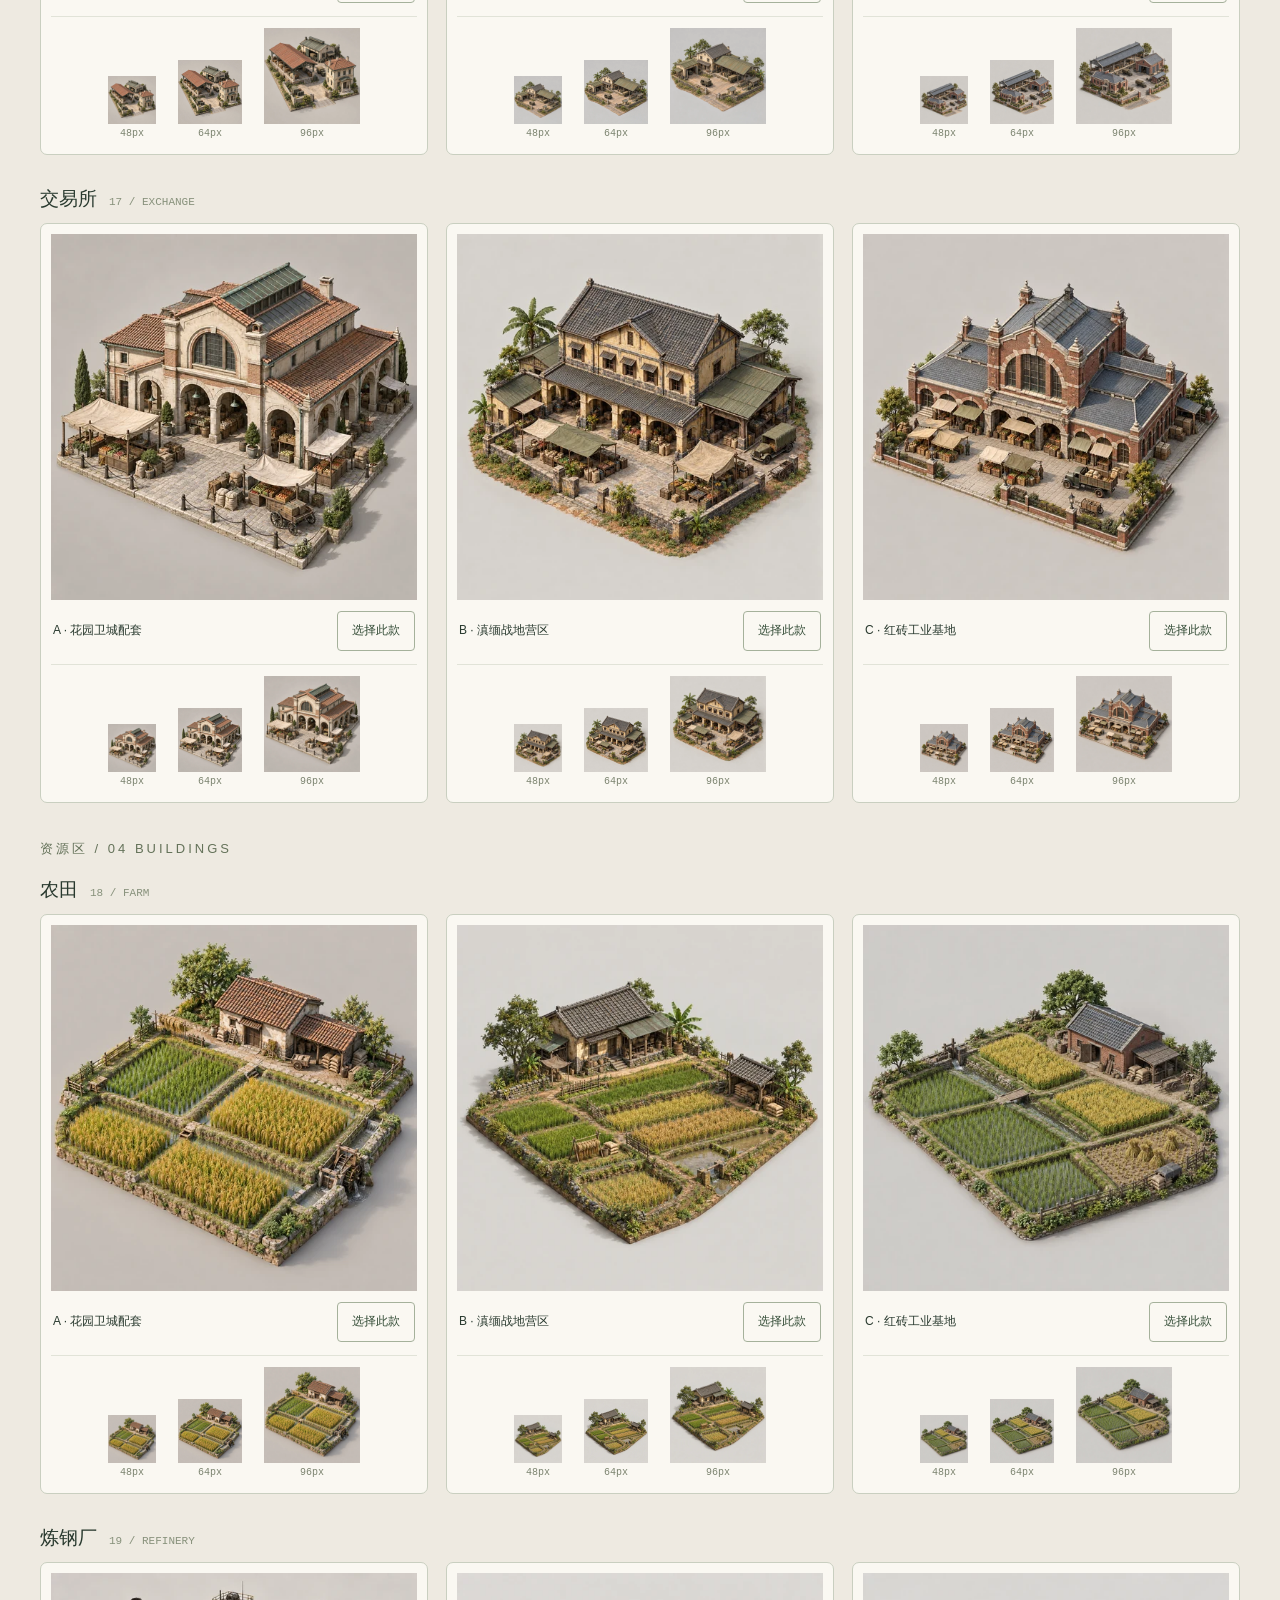
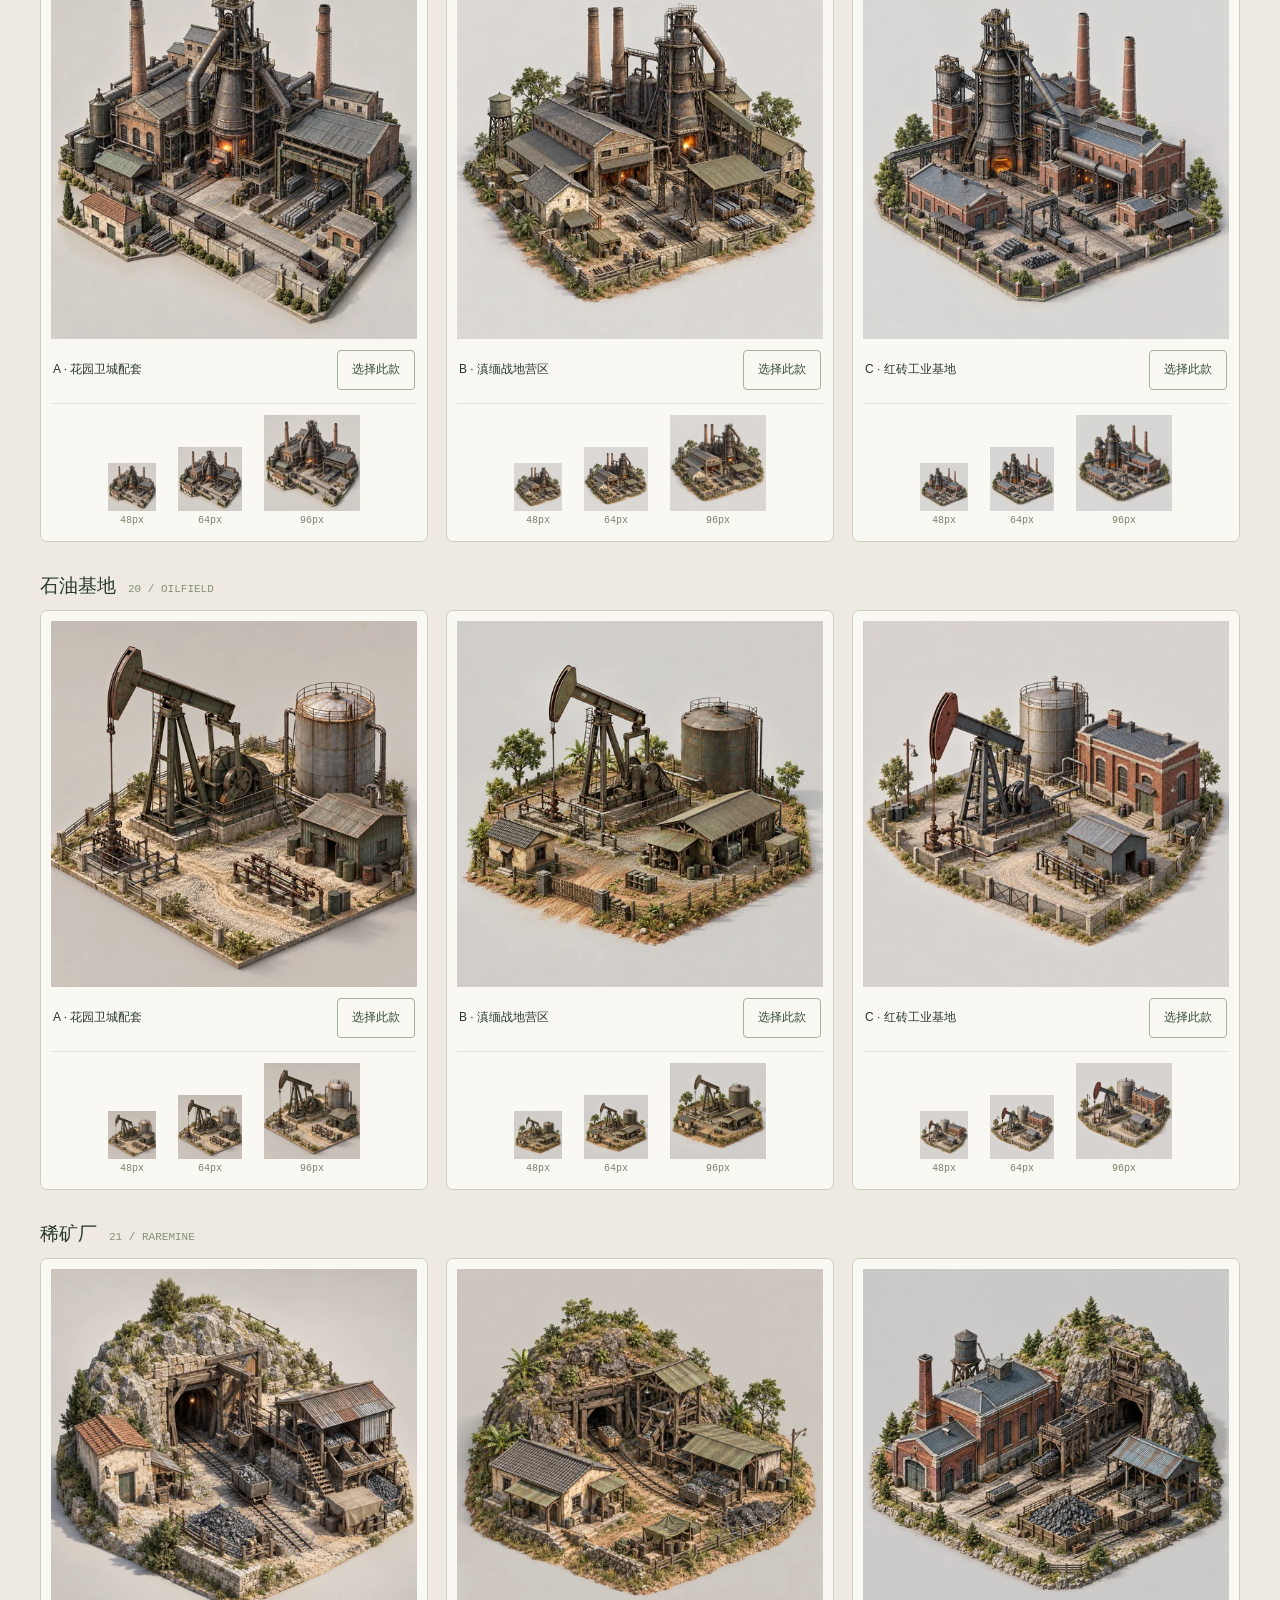
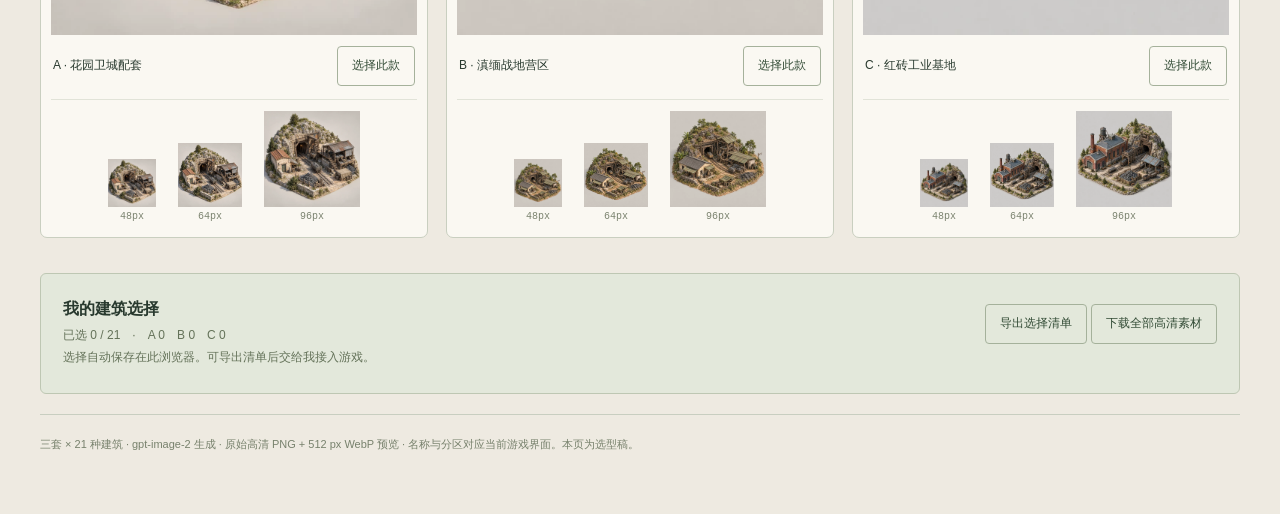
<file: output/imagegen/realistic-buildings-20260917/index.html>
<!doctype html>
<html lang="zh-CN"><head><meta charset="utf-8"><meta name="viewport" content="width=device-width,initial-scale=1"><title>山河远征录 · 写实建筑微缩模型</title>
<style>
*{box-sizing:border-box}body{margin:0;background:#eeeae1;color:#28392e;font-family:-apple-system,BlinkMacSystemFont,"PingFang SC",sans-serif;line-height:1.65}.wrap{max-width:1500px;margin:auto;padding:40px}header{border-bottom:1px solid #c8cec0;padding-bottom:28px}.eyebrow{font:11px ui-monospace,monospace;letter-spacing:3px;color:#737d6a}h1{font-family:"Songti SC",serif;font-size:42px;font-weight:600;margin:14px 0 8px}header p{max-width:900px;font-size:14px;color:#66705f;margin:0}.intro{display:grid;grid-template-columns:repeat(3,minmax(0,1fr));gap:22px;margin:28px 0}.direction{background:#faf8f2;border:1px solid #cdd1c3;padding:18px;border-radius:8px}.direction img{width:100%;height:auto;aspect-ratio:1;object-fit:contain;display:block;border-radius:4px}.direction h2{font-family:"Songti SC",serif;margin:14px 0 3px;font-size:25px}.direction p{color:#66705f;font-size:13px;margin:6px 0}.direction .btn{margin-top:12px}.btn{border:1px solid #a5b19b;border-radius:4px;padding:9px 14px;color:#334c36;background:transparent;font:inherit;font-size:12px;cursor:pointer;text-decoration:none;display:inline-block}.btn:hover,.btn.active{background:#334c36;color:#faf8f2;border-color:#334c36}button:focus-visible,a:focus-visible,select:focus-visible{outline:3px solid #ad8037;outline-offset:3px}.toolbar{position:sticky;top:0;z-index:2;display:flex;align-items:center;gap:9px;flex-wrap:wrap;background:#eeeae1f5;backdrop-filter:blur(8px);padding:17px 0;border-bottom:1px solid #c8cec0}.toolbar select{border:1px solid #a5b19b;padding:9px;background:#faf8f2;color:#334c36;border-radius:4px}.toolbar .space{flex:1}.hint{font-size:12px;color:#65705c;margin:20px 0}.section-title{font-size:13px;letter-spacing:3px;color:#647259;margin:35px 0 14px}.building{margin-bottom:28px}.building-title{display:flex;gap:12px;align-items:baseline;margin-bottom:9px}.building-title h3{font-size:19px;font-weight:500;margin:0}.building-title span{font:11px ui-monospace,monospace;color:#87917b}.choices{display:grid;grid-template-columns:repeat(3,minmax(0,1fr));gap:18px}.single .choices{grid-template-columns:minmax(0,700px)}.card{padding:10px;border:1px solid #c9cfc0;background:#faf8f2;border-radius:7px;min-width:0}.card.selected{border-color:#597247;box-shadow:inset 0 0 0 2px #597247}.zoom{padding:0;width:100%;background:#dedcd3;border:none;cursor:zoom-in;display:block}.zoom img{display:block;width:100%;height:auto;aspect-ratio:1;object-fit:contain}.card-bottom{display:flex;align-items:center;justify-content:space-between;padding:11px 2px 3px;gap:10px;font-size:12px}.samples{display:flex;justify-content:center;gap:22px;align-items:end;padding:11px 0 5px;border-top:1px solid #e1e3d8;margin-top:10px}.sample{display:flex;flex-direction:column;align-items:center;color:#7b836f;font:10px ui-monospace,monospace;gap:4px}.sample img{display:block;object-fit:contain}.missing{aspect-ratio:1;display:grid;place-items:center;background:#e3e3d9;color:#6b7561}.savebar{margin:35px 0 20px;padding:22px;border:1px solid #bec7b3;background:#e3e8db;border-radius:6px;display:flex;gap:20px;justify-content:space-between;align-items:center}.savebar p{margin:3px 0;font-size:12px;color:#647259}.notice{min-height:20px;font-size:12px;color:#526a3e}footer{font-size:11px;color:#77816c;border-top:1px solid #c8cec0;padding:20px 0}dialog{border:1px solid #8d9b80;border-radius:8px;padding:16px;background:#eeeae1;max-width:min(96vw,950px);max-height:94vh;color:#28392e}dialog::backdrop{background:#172117cb}dialog img{display:block;max-width:100%;max-height:72vh;object-fit:contain;margin:10px auto}dialog .dialog-head{display:flex;align-items:center;justify-content:space-between;gap:30px}dialog h3{margin:0;font-size:17px}.dialog-foot{display:flex;align-items:center;justify-content:space-between;font-size:12px}.original{color:#3d593b}body.dark{background:#18221c;color:#e5e6d6}body.dark .toolbar{background:#18221cf5}body.dark .direction,body.dark .card{background:#263027}body.dark .btn{color:#d9dcc6}body.dark .direction p,body.dark .hint,body.dark header p{color:#a8b39d}body.dark .savebar{background:#293927}body.dark .savebar p{color:#b2c09c}body.dark .card.selected{border-color:#bdd295;box-shadow:inset 0 0 0 2px #bdd295}
@media(max-width:760px){.wrap{padding:20px 12px}h1{font-size:30px}.intro{grid-template-columns:1fr}.direction img{max-height:360px}.choices{gap:5px}.card{padding:4px}.card-bottom{flex-direction:column;gap:4px;font-size:10px}.card-bottom .btn{padding:5px 8px}.samples{gap:5px}.sample:last-child{display:none}.sample img{max-width:100%}.samples .sample:first-child{display:none}.savebar{display:block}.savebar .btn{margin-top:10px}.single .samples .sample:last-child{display:flex}}
</style></head><body><div class="wrap">
<header><div class="eyebrow">SHAN HE · EXPEDITION / ARCHITECTURAL MINIATURES</div><h1>真实建筑 · 微缩基地</h1><p>沿用玩家城市图标的真实材质与建筑层次，为军事区和资源区逐栋重绘。三套均采用斜俯视模型、自然日光与完整设施场景，可整套选择，也可逐栋混搭。</p></header>
<section id="directions" class="intro"></section>
<nav class="toolbar" aria-label="预览控制"><button class="btn active" data-view="all">三套对照</button><button class="btn" data-view="a-garden">A 花园卫城</button><button class="btn" data-view="b-frontier">B 战地营区</button><button class="btn" data-view="c-industrial">C 工业基地</button><span class="space"></span><select id="zone" aria-label="建筑区域"><option value="all">全部建筑 · 21</option><option value="军事">军事区 · 17</option><option value="资源">资源区 · 4</option></select><button id="theme" class="btn">深色界面</button></nav>
<p class="hint">点击大图查看原始高清图。每张下方提供 48 / 64 / 96 px 小图预览；图片含浅色背景，适合先比较造型与质感。选定后再制作游戏用透明底。</p>
<main id="gallery"></main><aside class="savebar"><div><strong>我的建筑选择</strong><p id="summary" aria-live="polite"></p><p>选择自动保存在此浏览器。可导出清单后交给我接入游戏。</p></div><div><button id="export" class="btn">导出选择清单</button> <a class="btn" href="realistic-building-icons.zip" download>下载全部高清素材</a><div id="notice" class="notice" role="status"></div></div></aside>
<footer>三套 × 21 种建筑 · gpt-image-2 生成 · 原始高清 PNG + 512 px WebP 预览 · 名称与分区对应当前游戏界面。本页为选型稿。</footer></div>
<dialog id="detail"><div class="dialog-head"><h3 id="detail-title"></h3><button id="close" class="btn">关闭</button></div><img id="detail-image" alt=""><div class="dialog-foot"><a id="original" class="original" target="_blank" rel="noopener">打开原始图片</a><span>滚动或缩放浏览器可查看细节</span></div></dialog>
<script>
const DATA={"status": "complete", "styles": [{"id": "a-garden", "name": "花园卫城配套", "code": "A", "subtitle": "奶油石墙 · 红陶屋瓦 · 精致庭院", "desc": "最接近现有玩家城市，推荐优先比较。"}, {"id": "b-frontier", "name": "滇缅战地营区", "code": "B", "subtitle": "灰瓦木构 · 军绿铁皮 · 战地院落", "desc": "更贴近远征军前进基地，材质有适度风化。"}, {"id": "c-industrial", "name": "红砖工业基地", "code": "C", "subtitle": "红砖立面 · 蓝灰屋顶 · 钢架设施", "desc": "更强的军工与后勤气质，建筑体量厚重。"}], "buildings": [{"id": "command", "name": "市政厅", "group": "军事", "idea": "石砌门廊、中央钟塔，表现基地行政中枢"}, {"id": "house", "name": "民居", "group": "军事", "idea": "滇西坡屋顶与成组住屋，保留生活温度"}, {"id": "factory", "name": "军工厂", "group": "军事", "idea": "锯齿采光顶、烟囱与装配厂门"}, {"id": "lightfactory", "name": "轻工厂", "group": "军事", "idea": "低矮单跨车间与紧凑轻型坦克"}, {"id": "heavyfactory", "name": "重工厂", "group": "军事", "idea": "高大厂房、龙门吊与厚重履带"}, {"id": "airport", "name": "机场", "group": "军事", "idea": "拱形机库、跑道与螺旋桨飞机"}, {"id": "port", "name": "港口", "group": "军事", "idea": "栈桥、装卸吊臂与船体"}, {"id": "academy", "name": "军校", "group": "军事", "idea": "对称校舍、操场与展开的书本"}, {"id": "staff", "name": "参谋部", "group": "军事", "idea": "野战指挥帐篷与作战地图"}, {"id": "lab", "name": "科研中心", "group": "军事", "idea": "砖砌研究室与实验玻璃器皿"}, {"id": "radar", "name": "雷达站", "group": "军事", "idea": "早期矩形栅格天线与支撑塔"}, {"id": "wall", "name": "围墙", "group": "军事", "idea": "混凝土防御墙、射孔与岗哨"}, {"id": "apron", "name": "停机坪", "group": "军事", "idea": "开放硬化地坪、停机线与螺旋桨飞机"}, {"id": "liaison", "name": "联络中心", "group": "军事", "idea": "低层通信所、线式天线与无线电"}, {"id": "depot", "name": "仓库", "group": "军事", "idea": "双坡储备库、板条箱与装卸门"}, {"id": "transit", "name": "运输站", "group": "军事", "idea": "雨棚货台与四十年代军用卡车"}, {"id": "exchange", "name": "交易所", "group": "军事", "idea": "市集拱廊、布篷与秤盘"}, {"id": "farm", "name": "农田", "group": "资源", "idea": "成行水田、田埂与稻穗"}, {"id": "refinery", "name": "炼钢厂", "group": "资源", "idea": "高炉、热钢槽与工业烟囱"}, {"id": "oilfield", "name": "石油基地", "group": "资源", "idea": "游梁抽油机与圆形储油罐"}, {"id": "raremine", "name": "稀矿厂", "group": "资源", "idea": "坑口木支架、矿车与矿石"}], "reference_images": ["output/imagegen/fortified-cities-20260914/c-garden-citadel-v2.png", "frontend/img/cities/harbor.webp"], "planned_image_count": 63, "api_base_url": "https://new.home.wuguokai.vip:81/v1", "model": "gpt-image-2", "generated_count": 63, "method": "imagegen bundled CLI, gpt-image-2, user-authorized compatible API"};
const STORE='shanhe-realistic-buildings-20260917';
const $=s=>document.querySelector(s);
let selected={};try{selected=JSON.parse(localStorage.getItem(STORE)||'{}')}catch(e){}
if(!selected||typeof selected!=='object'||Array.isArray(selected))selected={};
const valid=new Set(DATA.styles.map(s=>s.id));
selected=Object.fromEntries(DATA.buildings.filter(b=>valid.has(selected[b.id])).map(b=>[b.id,selected[b.id]]));
let view='all';
const img=(s,b,size,cls='')=>`<img class="${cls}" src="${s}/preview/${b.id}.webp" alt="${b.name}" width="${size}" height="${size}" loading="lazy">`;
$('#directions').innerHTML=DATA.styles.map(s=>`<article class="direction">${img(s.id,DATA.buildings[0],512)}<h2>${s.code} · ${s.name}</h2><p>${s.subtitle}</p><p>${s.desc}</p><button class="btn" data-select="${s.id}">整套选择 ${s.code} · 21 栋</button> <a class="btn" href="preview-${s.code.toLowerCase()}.jpg" target="_blank">查看整套图</a></article>`).join('');
function summary(){$('#summary').textContent=`已选 ${Object.keys(selected).length} / 21　·　`+DATA.styles.map(s=>`${s.code} ${Object.values(selected).filter(v=>v===s.id).length}`).join('　');}
function persist(){try{localStorage.setItem(STORE,JSON.stringify(selected));$('#notice').textContent=''}catch(e){$('#notice').textContent='浏览器未允许保存，请导出清单保留选择。'}summary();}
function render(){const styles=DATA.styles.filter(s=>view==='all'||s.id===view);document.body.classList.toggle('single',view!=='all');$('#gallery').innerHTML=['军事','资源'].filter(g=>$('#zone').value==='all'||$('#zone').value===g).map(g=>`<div class="section-title">${g}区 / ${g==='军事'?'17':'04'} BUILDINGS</div>`+DATA.buildings.filter(b=>b.group===g).map(b=>`<section class="building"><div class="building-title"><h3>${b.name}</h3><span>${String(DATA.buildings.indexOf(b)+1).padStart(2,'0')} / ${b.id.toUpperCase()}</span></div><div class="choices">${styles.map(s=>`<article class="card ${selected[b.id]===s.id?'selected':''}" data-card="${b.id}:${s.id}"><button class="zoom" data-zoom="${b.id}" data-style="${s.id}" aria-label="查看${b.name} ${s.code}高清图">${img(s.id,b,512)}</button><div class="card-bottom"><span>${s.code} · ${s.name}</span><button class="btn" data-building="${b.id}" data-style="${s.id}" aria-pressed="${selected[b.id]===s.id}" aria-label="选择${b.name} ${s.code}">${selected[b.id]===s.id?'已选 ✓':'选择此款'}</button></div><div class="samples">${[48,64,96].map(n=>`<span class="sample">${img(s.id,b,n)}${n}px</span>`).join('')}</div></article>`).join('')}</div></section>`).join('')).join('');summary();}
document.addEventListener('click',e=>{
 const choice=e.target.closest('[data-building]');if(choice){const id=choice.dataset.building,style=choice.dataset.style;if(selected[id]===style)delete selected[id];else selected[id]=style;persist();document.querySelectorAll(`[data-building="${id}"]`).forEach(el=>{const active=selected[id]===el.dataset.style;el.setAttribute('aria-pressed',String(active));el.textContent=active?'已选 ✓':'选择此款';el.closest('.card').classList.toggle('selected',active)});}
 const all=e.target.closest('[data-select]');if(all){DATA.buildings.forEach(b=>selected[b.id]=all.dataset.select);persist();render();}
 const tab=e.target.closest('[data-view]');if(tab){view=tab.dataset.view;document.querySelectorAll('[data-view]').forEach(el=>el.classList.toggle('active',el===tab));render();}
 const zoom=e.target.closest('[data-zoom]');if(zoom){const b=DATA.buildings.find(b=>b.id===zoom.dataset.zoom),s=DATA.styles.find(s=>s.id===zoom.dataset.style);$('#detail-title').textContent=`${b.name} · ${s.code} ${s.name}`;$('#detail-image').src=`${s.id}/${b.id}.png`;$('#detail-image').alt=$('#detail-title').textContent;$('#original').href=$('#detail-image').src;$('#detail').showModal();}
});
$('#close').addEventListener('click',()=>$('#detail').close());$('#detail').addEventListener('click',e=>{if(e.target===$('#detail'))$('#detail').close()});
$('#zone').addEventListener('change',render);$('#theme').addEventListener('click',()=>{document.body.classList.toggle('dark');$('#theme').textContent=document.body.classList.contains('dark')?'浅色界面':'深色界面'});
$('#export').addEventListener('click',()=>{const result={project:'山河远征录',collection:'realistic-buildings-20260917',selected:DATA.buildings.filter(b=>selected[b.id]).map(b=>({id:b.id,name:b.name,style:selected[b.id],asset:`${selected[b.id]}/${b.id}.png`})),unselected:DATA.buildings.filter(b=>!selected[b.id]).map(b=>b.id)};const url=URL.createObjectURL(new Blob([JSON.stringify(result,null,2)],{type:'application/json'}));const link=document.createElement('a');link.href=url;link.download='realistic-building-selection.json';link.click();setTimeout(()=>URL.revokeObjectURL(url),1000);$('#notice').textContent='选择清单已导出。';});
render();
</script></body></html>
</file>
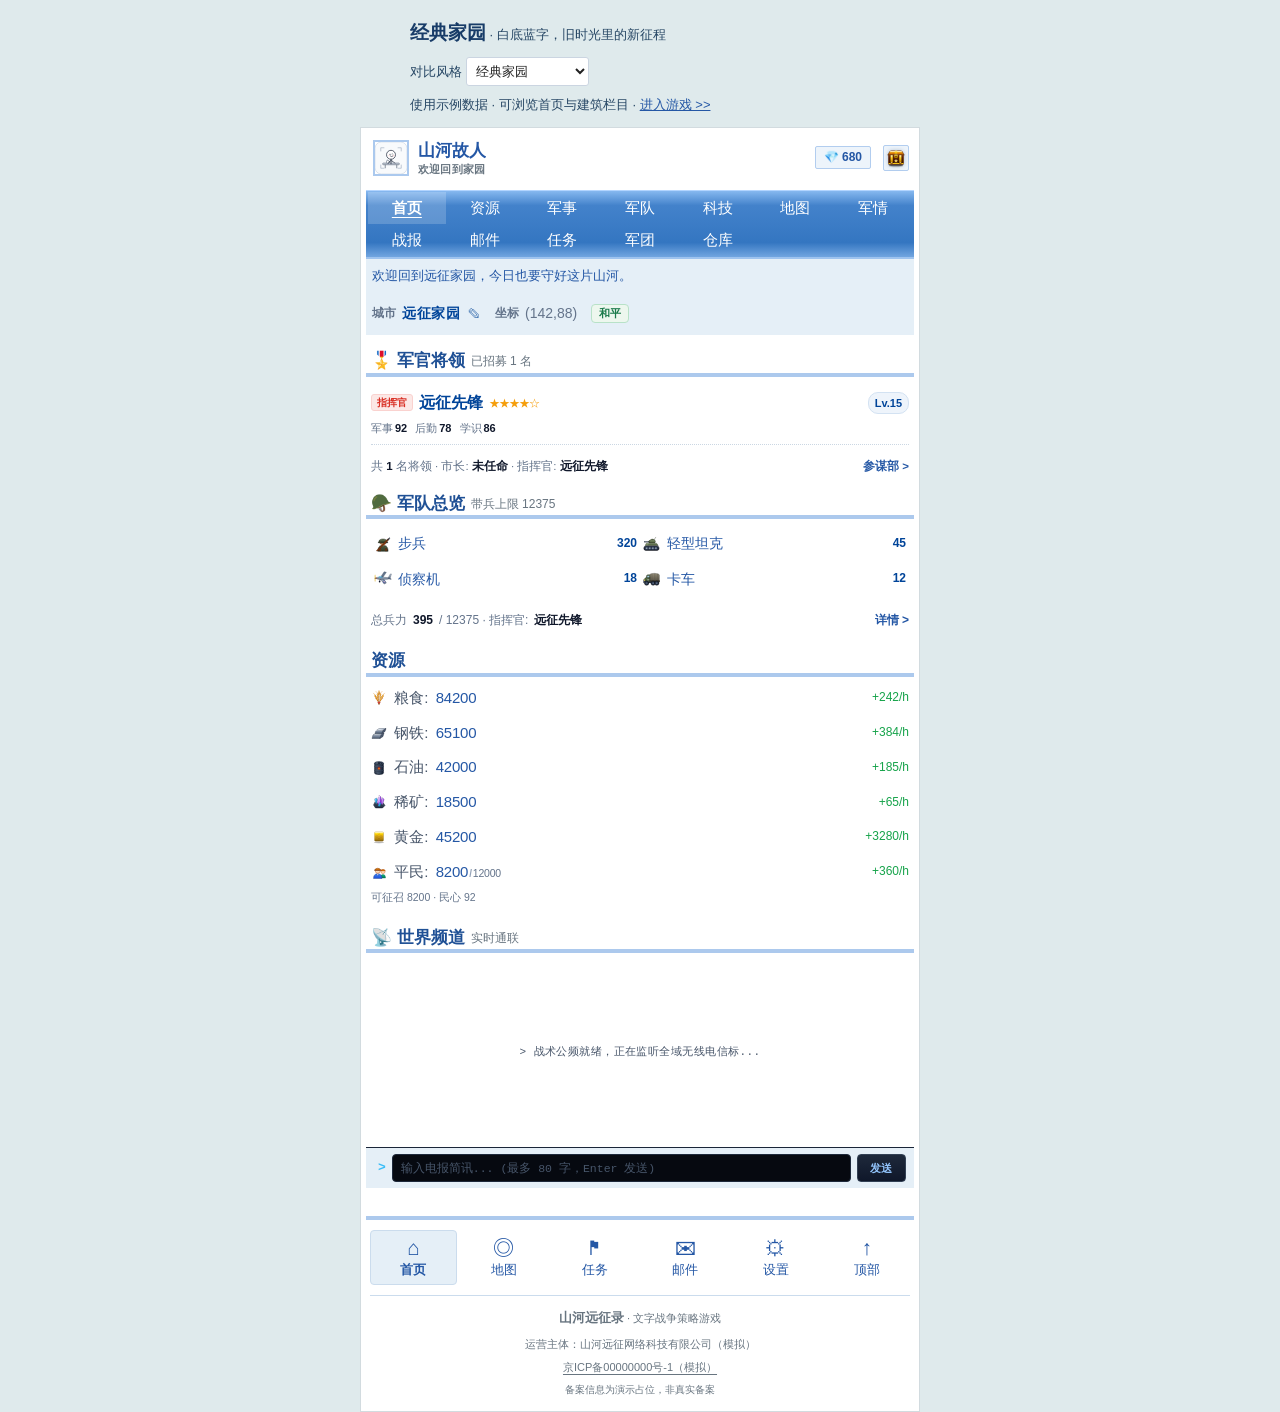
<file: frontend/classic-home-preview.html>
<!DOCTYPE html>
<html lang="zh-CN" data-theme="blue-white-classic">
<head>
  <meta charset="UTF-8">
  <meta name="viewport" content="width=device-width, initial-scale=1">
  <title>经典家园 · 山河远征录主题预览</title>
  <link rel="stylesheet" href="css/style.css?v=2.9-war-header">
  <link rel="stylesheet" href="css/themes.css?v=2.8-classic-home">
  <link rel="stylesheet" href="css/classic-home.css?v=1.0">
  <link rel="stylesheet" href="css/footer.css?v=1.0">
  <style>
    .preview-tools { max-width:480px; margin:16px auto 10px; padding:0 10px; color:#264664; font:13px/1.8 Arial,"Microsoft YaHei",sans-serif; }
    .preview-tools strong { font-size:19px; color:#183c68; }
    .preview-tools select { padding:5px; margin:7px 0; max-width:100%; background:white; color:#2457a5; border:1px solid #9ab9dc; }
    .preview-tools a { color:#2457a5; }
    #previewNotice { padding:6px; background:#e5eff7; color:#2457a5; font-size:13px; }
  </style>
</head>
<body data-theme="blue-white-classic">
  <aside class="preview-tools">
    <strong>经典家园</strong> · 白底蓝字，旧时光里的新征程<br>
    <label for="previewTheme">对比风格 </label><select id="previewTheme"></select><br>
    使用示例数据 · 可浏览首页与建筑栏目 · <a href="index.html">进入游戏 &gt;&gt;</a>
  </aside>
  <div id="screen">
    <div id="header"><div id="topbar"></div><div id="navbar"></div></div>
    <div id="previewNotice" role="status">欢迎回到远征家园，今日也要守好这片山河。</div>
    <main id="view"></main>
    <footer id="footbar" aria-label="游戏导航与备案信息"></footer>
  </div>
  <div id="toast"></div>
  <script src="js/theme.js?v=1.2-classic-home"></script>
  <script src="js/data.js"></script>
  <script src="js/core.js"></script>
  <script src="js/build.js"></script>
  <script src="js/main-view.js"></script>
  <script>
    // 复用游戏的真实视图与样式；预览不连接服务端，也不保存主题偏好。
    (function (G) {
      var C = G.Core;
      C.state = {
        player: { name: '山河故人', cityName: '远征家园', avatar: 'img/avatars/commander-8.svg' },
        resources: { food: 84200, steel: 65100, oil: 42000, rare: 18500, gold: 45200, diamond: 680 },
        buildings: { command: 8, farm: [7, 6], refinery: [6], oilfield: [5], raremine: [4], house: [7], depot: 5, barracks: 5, radar: 3 },
        army: { infantry: 320, ltank: 45, scout: 18, truck: 12 },
        officers: [{ name: '远征先锋', star: 4, level: 15, role: 'commander', military: 92, logistics: 78, knowledge: 86, skills: [] }],
        world: { pos: { x: 142, y: 88 }, marches: [], incoming: [] },
        population: { civilian: 8200, capacity: 12000, growthPerHour: 360 },
        tax: 20, morale: 92, tech: {}, items: {}, reports: [], constructions: [], mails: []
      };
      G.state = C.state;
      G.WS = { statusHtml: function () { return '<span class="online-text">欢迎回到家园</span>'; } };
      function notice() { document.getElementById('previewNotice').textContent = '这里是主题预览。完整操作请点击上方「进入游戏」。'; }
      G.Main = { openPlayerDrawer: notice, showResourceDetail: notice, showPopulationDetail: notice, toggleEditCity: notice, sendChat: notice };
      G.Chat = { sendFromInput: notice };
      G.go = function (route) {
        if (['home', 'buildRes', 'buildArmy'].indexOf(route) < 0) { notice(); return; }
        C.route = route;
        C.views[route](document.getElementById('view'));
        document.getElementById('navbar').innerHTML = G.MainView.navBar();
        document.getElementById('footbar').innerHTML = C.footer();
        // 建筑预览只允许展开详情，不执行建设或消耗资源。
        if (route !== 'home') {
          document.querySelectorAll('#view button').forEach(function (button) { button.onclick = notice; });
        }
      };
      G.back = function () { G.go('home'); };
      G.Build.onSlotClick = notice;
      G.Build.openBuildPicker = notice;
      var selector = document.getElementById('previewTheme');
      G.Theme.THEMES.forEach(function (theme) {
        var option = document.createElement('option'); option.value = theme.id; option.textContent = theme.name; selector.appendChild(option);
      });
      selector.value = 'blue-white-classic';
      selector.onchange = function () {
        document.documentElement.setAttribute('data-theme', selector.value);
        document.body.setAttribute('data-theme', selector.value);
      };
      selector.onchange();
      C.renderTop();
      G.go('home');
    })(window.Game);
  </script>
</body>
</html>
</file>
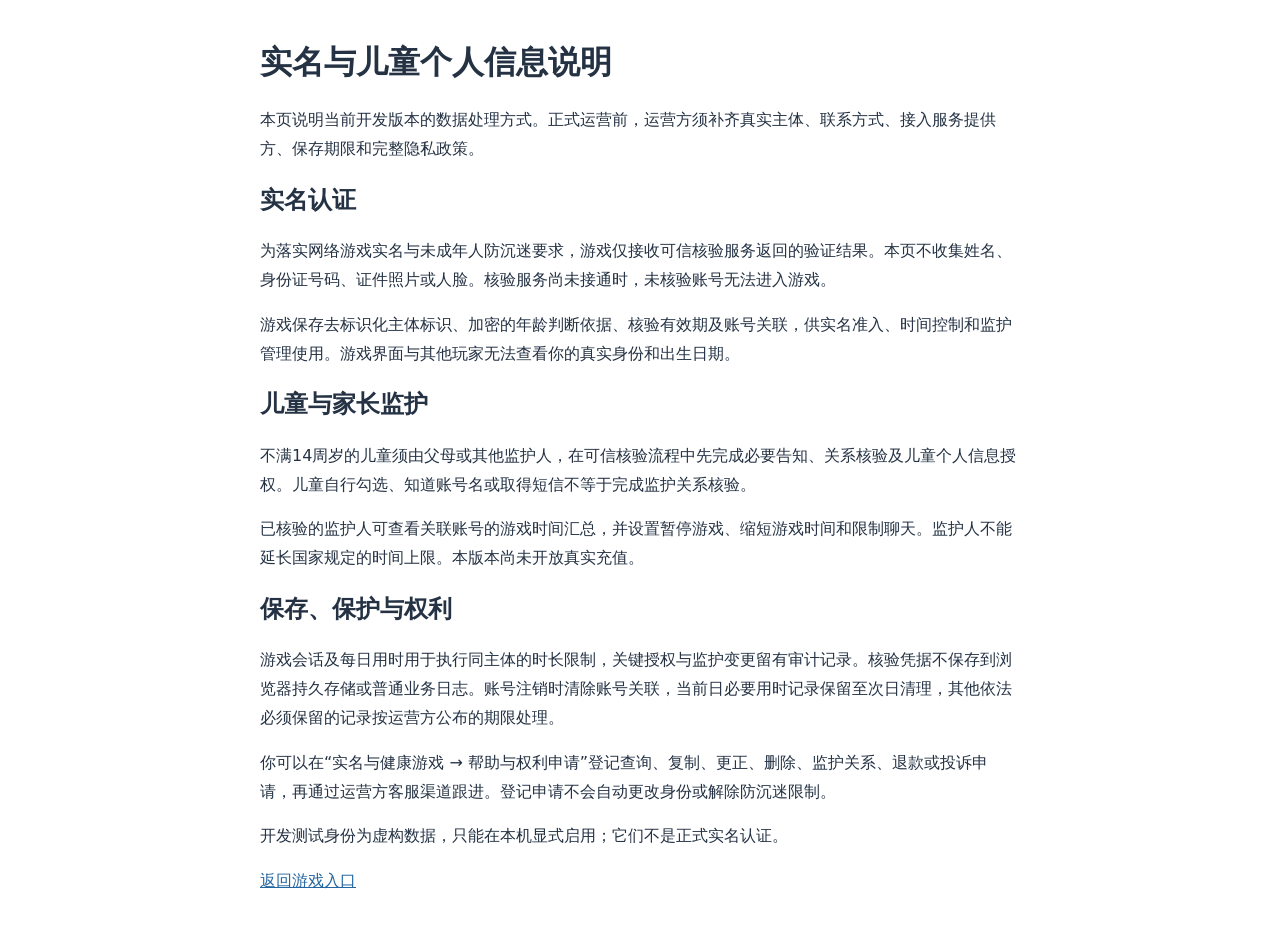
<file: frontend/privacy.html>
<!doctype html>
<html lang="zh-CN"><head><meta charset="utf-8"><meta name="viewport" content="width=device-width, initial-scale=1"><title>实名与儿童个人信息说明</title>
<style>body{max-width:760px;margin:40px auto;padding:0 20px;font:16px/1.8 system-ui;color:#243244}h1,h2{line-height:1.4}a{color:#2466a0}</style></head><body>
<h1>实名与儿童个人信息说明</h1>
<p>本页说明当前开发版本的数据处理方式。正式运营前，运营方须补齐真实主体、联系方式、接入服务提供方、保存期限和完整隐私政策。</p>
<h2>实名认证</h2><p>为落实网络游戏实名与未成年人防沉迷要求，游戏仅接收可信核验服务返回的验证结果。本页不收集姓名、身份证号码、证件照片或人脸。核验服务尚未接通时，未核验账号无法进入游戏。</p>
<p>游戏保存去标识化主体标识、加密的年龄判断依据、核验有效期及账号关联，供实名准入、时间控制和监护管理使用。游戏界面与其他玩家无法查看你的真实身份和出生日期。</p>
<h2>儿童与家长监护</h2><p>不满14周岁的儿童须由父母或其他监护人，在可信核验流程中先完成必要告知、关系核验及儿童个人信息授权。儿童自行勾选、知道账号名或取得短信不等于完成监护关系核验。</p>
<p>已核验的监护人可查看关联账号的游戏时间汇总，并设置暂停游戏、缩短游戏时间和限制聊天。监护人不能延长国家规定的时间上限。本版本尚未开放真实充值。</p>
<h2>保存、保护与权利</h2><p>游戏会话及每日用时用于执行同主体的时长限制，关键授权与监护变更留有审计记录。核验凭据不保存到浏览器持久存储或普通业务日志。账号注销时清除账号关联，当前日必要用时记录保留至次日清理，其他依法必须保留的记录按运营方公布的期限处理。</p>
<p>你可以在“实名与健康游戏 → 帮助与权利申请”登记查询、复制、更正、删除、监护关系、退款或投诉申请，再通过运营方客服渠道跟进。登记申请不会自动更改身份或解除防沉迷限制。</p>
<p>开发测试身份为虚构数据，只能在本机显式启用；它们不是正式实名认证。</p>
<p><a href="index.html">返回游戏入口</a></p></body></html>
</file>
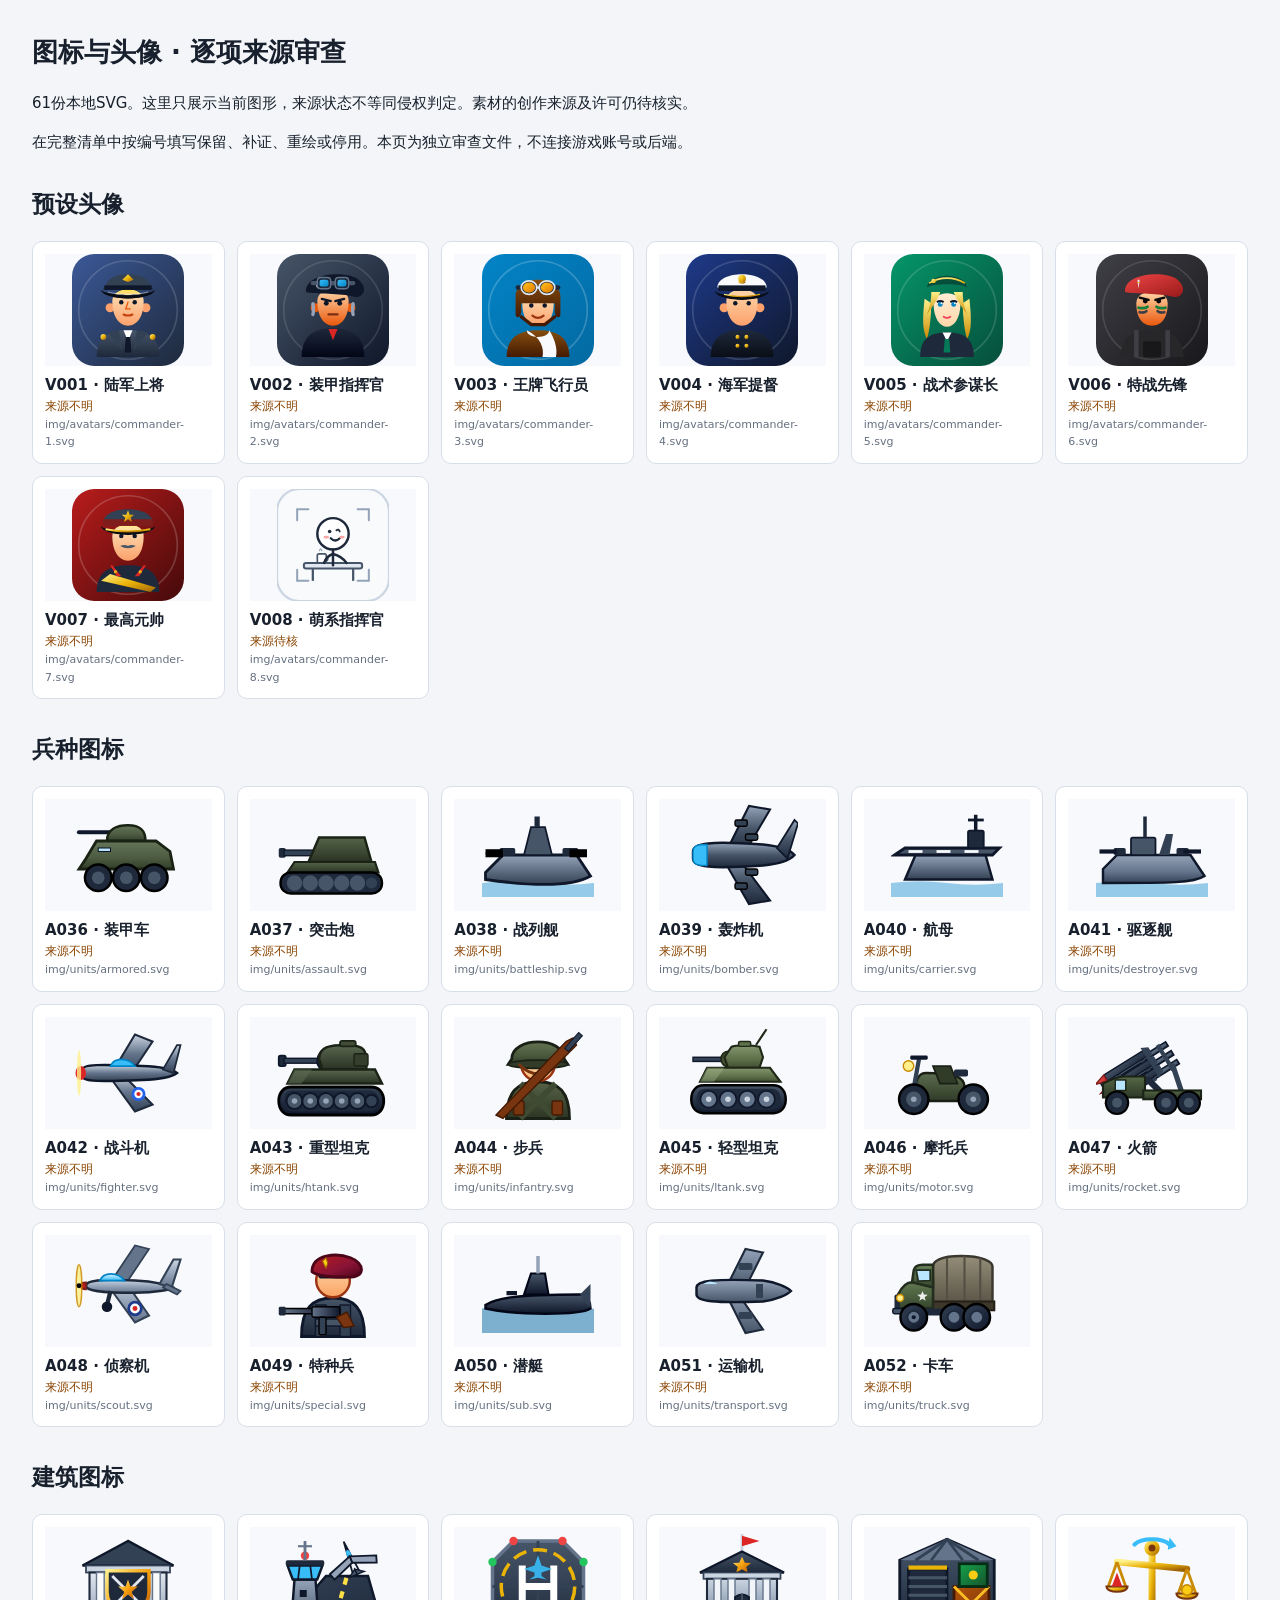
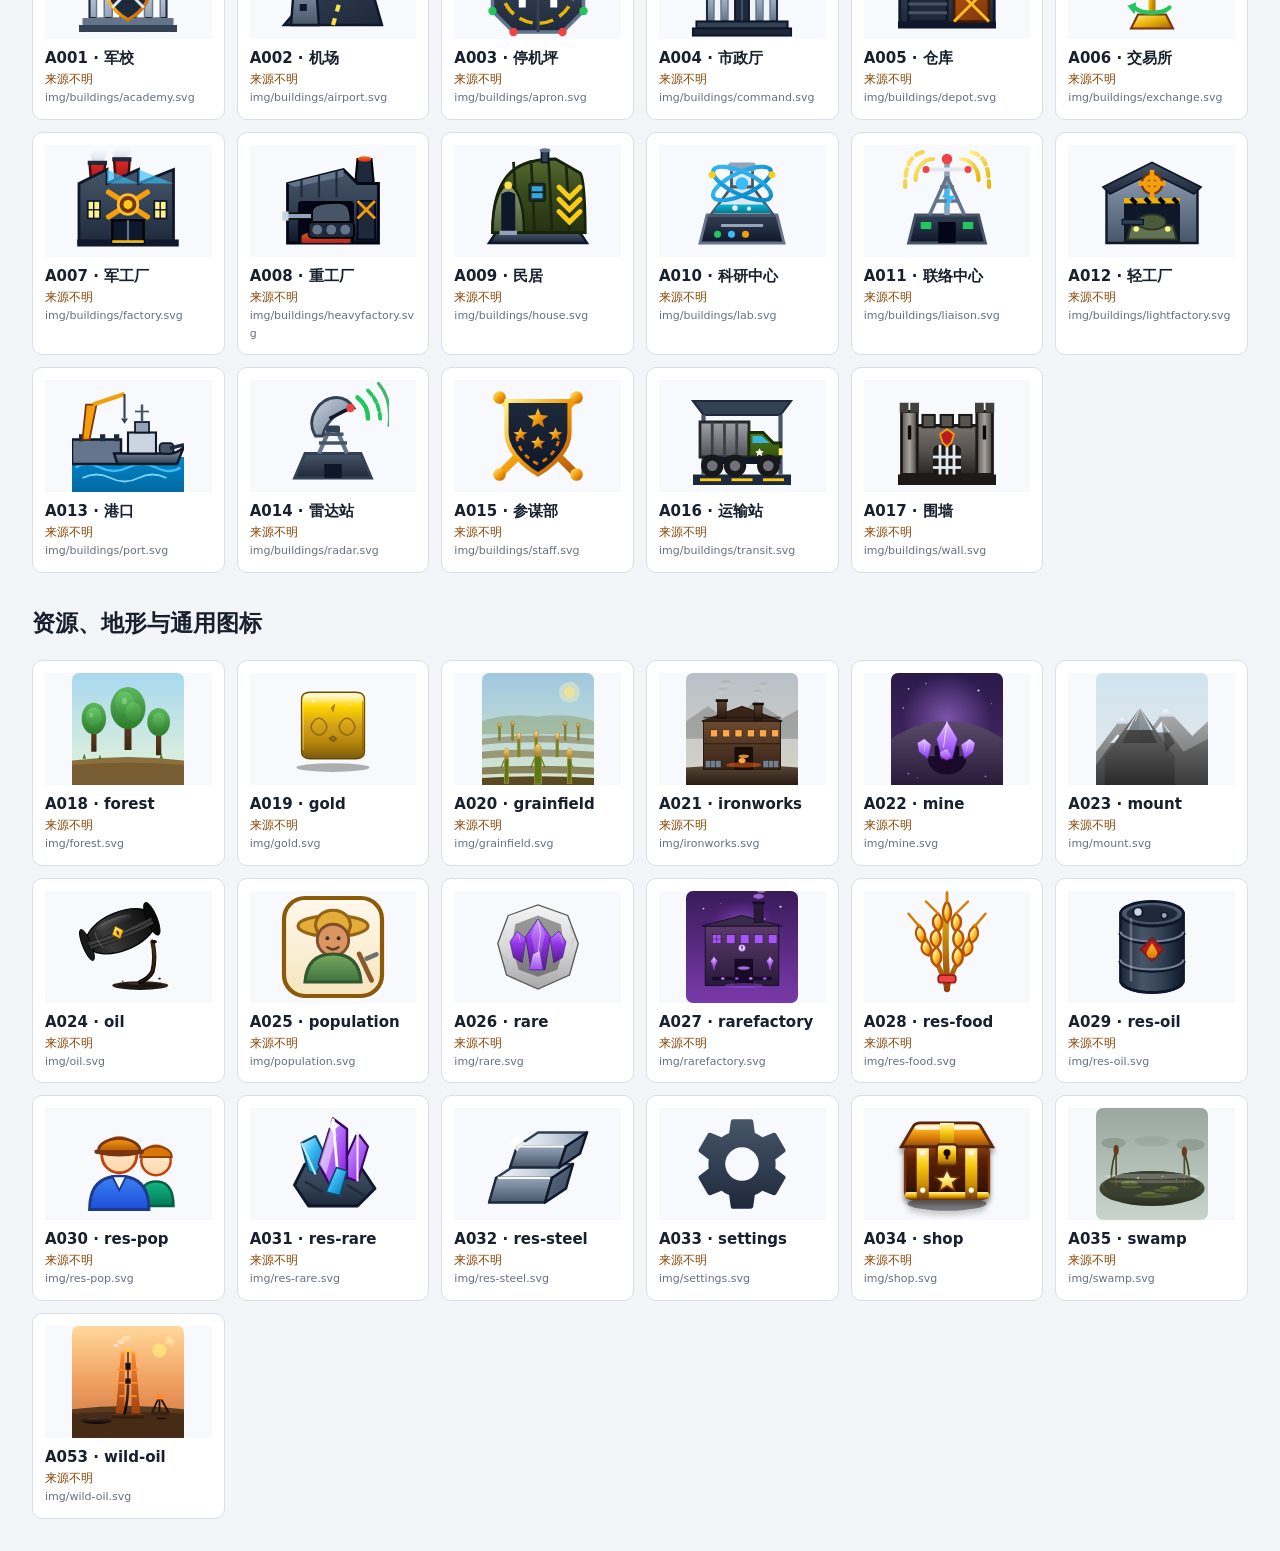
<file: docs/content-audit-20260913/ASSET_GALLERY.html>
<!doctype html><html lang="zh-CN"><meta charset="UTF-8"><meta name="viewport" content="width=device-width,initial-scale=1"><title>内容来源审查 · 图标与头像</title><style>body{font:15px/1.6 system-ui,sans-serif;margin:32px;background:#f3f5f8;color:#17202c}h1{font-size:26px}h2{margin-top:32px}.grid{display:grid;grid-template-columns:repeat(6,minmax(130px,1fr));gap:12px}.card{background:white;border:1px solid #d8dfe8;padding:12px;border-radius:10px;overflow-wrap:anywhere}.card img{width:100%;height:112px;object-fit:contain;background:#f7f9fc}.id{font-weight:700}.note{color:#8a4400;font-size:12px}.path{font-size:11px;color:#657080}@media(max-width:750px){.grid{grid-template-columns:repeat(3,1fr)}body{margin:16px}}@media print{body{background:white}.card{break-inside:avoid}}</style><h1>图标与头像 · 逐项来源审查</h1><p>61份本地SVG。这里只展示当前图形，来源状态不等同侵权判定。素材的创作来源及许可仍待核实。</p><p>在完整清单中按编号填写保留、补证、重绘或停用。本页为独立审查文件，不连接游戏账号或后端。</p><h2>预设头像</h2><div class="grid"><article class="card"><img alt="陆军上将" src="[data-uri]"><div class="id">V001 · 陆军上将</div><div class="note">来源不明</div><div class="path">img/avatars/commander-1.svg</div></article><article class="card"><img alt="装甲指挥官" src="[data-uri]"><div class="id">V002 · 装甲指挥官</div><div class="note">来源不明</div><div class="path">img/avatars/commander-2.svg</div></article><article class="card"><img alt="王牌飞行员" src="[data-uri]"><div class="id">V003 · 王牌飞行员</div><div class="note">来源不明</div><div class="path">img/avatars/commander-3.svg</div></article><article class="card"><img alt="海军提督" src="[data-uri]"><div class="id">V004 · 海军提督</div><div class="note">来源不明</div><div class="path">img/avatars/commander-4.svg</div></article><article class="card"><img alt="战术参谋长" src="[data-uri]"><div class="id">V005 · 战术参谋长</div><div class="note">来源不明</div><div class="path">img/avatars/commander-5.svg</div></article><article class="card"><img alt="特战先锋" src="[data-uri]"><div class="id">V006 · 特战先锋</div><div class="note">来源不明</div><div class="path">img/avatars/commander-6.svg</div></article><article class="card"><img alt="最高元帅" src="[data-uri]"><div class="id">V007 · 最高元帅</div><div class="note">来源不明</div><div class="path">img/avatars/commander-7.svg</div></article><article class="card"><img alt="萌系指挥官" src="[data-uri]"><div class="id">V008 · 萌系指挥官</div><div class="note">来源待核</div><div class="path">img/avatars/commander-8.svg</div></article></div><h2>兵种图标</h2><div class="grid"><article class="card"><img alt="装甲车" src="[data-uri]"><div class="id">A036 · 装甲车</div><div class="note">来源不明</div><div class="path">img/units/armored.svg</div></article><article class="card"><img alt="突击炮" src="[data-uri]"><div class="id">A037 · 突击炮</div><div class="note">来源不明</div><div class="path">img/units/assault.svg</div></article><article class="card"><img alt="战列舰" src="[data-uri]"><div class="id">A038 · 战列舰</div><div class="note">来源不明</div><div class="path">img/units/battleship.svg</div></article><article class="card"><img alt="轰炸机" src="[data-uri]"><div class="id">A039 · 轰炸机</div><div class="note">来源不明</div><div class="path">img/units/bomber.svg</div></article><article class="card"><img alt="航母" src="[data-uri]"><div class="id">A040 · 航母</div><div class="note">来源不明</div><div class="path">img/units/carrier.svg</div></article><article class="card"><img alt="驱逐舰" src="[data-uri]"><div class="id">A041 · 驱逐舰</div><div class="note">来源不明</div><div class="path">img/units/destroyer.svg</div></article><article class="card"><img alt="战斗机" src="[data-uri]"><div class="id">A042 · 战斗机</div><div class="note">来源不明</div><div class="path">img/units/fighter.svg</div></article><article class="card"><img alt="重型坦克" src="[data-uri]"><div class="id">A043 · 重型坦克</div><div class="note">来源不明</div><div class="path">img/units/htank.svg</div></article><article class="card"><img alt="步兵" src="[data-uri]"><div class="id">A044 · 步兵</div><div class="note">来源不明</div><div class="path">img/units/infantry.svg</div></article><article class="card"><img alt="轻型坦克" src="[data-uri]"><div class="id">A045 · 轻型坦克</div><div class="note">来源不明</div><div class="path">img/units/ltank.svg</div></article><article class="card"><img alt="摩托兵" src="[data-uri]"><div class="id">A046 · 摩托兵</div><div class="note">来源不明</div><div class="path">img/units/motor.svg</div></article><article class="card"><img alt="火箭" src="[data-uri]"><div class="id">A047 · 火箭</div><div class="note">来源不明</div><div class="path">img/units/rocket.svg</div></article><article class="card"><img alt="侦察机" src="[data-uri]"><div class="id">A048 · 侦察机</div><div class="note">来源不明</div><div class="path">img/units/scout.svg</div></article><article class="card"><img alt="特种兵" src="[data-uri]"><div class="id">A049 · 特种兵</div><div class="note">来源不明</div><div class="path">img/units/special.svg</div></article><article class="card"><img alt="潜艇" src="[data-uri]"><div class="id">A050 · 潜艇</div><div class="note">来源不明</div><div class="path">img/units/sub.svg</div></article><article class="card"><img alt="运输机" src="[data-uri]"><div class="id">A051 · 运输机</div><div class="note">来源不明</div><div class="path">img/units/transport.svg</div></article><article class="card"><img alt="卡车" src="[data-uri]"><div class="id">A052 · 卡车</div><div class="note">来源不明</div><div class="path">img/units/truck.svg</div></article></div><h2>建筑图标</h2><div class="grid"><article class="card"><img alt="军校" src="[data-uri]"><div class="id">A001 · 军校</div><div class="note">来源不明</div><div class="path">img/buildings/academy.svg</div></article><article class="card"><img alt="机场" src="[data-uri]"><div class="id">A002 · 机场</div><div class="note">来源不明</div><div class="path">img/buildings/airport.svg</div></article><article class="card"><img alt="停机坪" src="[data-uri]"><div class="id">A003 · 停机坪</div><div class="note">来源不明</div><div class="path">img/buildings/apron.svg</div></article><article class="card"><img alt="市政厅" src="[data-uri]"><div class="id">A004 · 市政厅</div><div class="note">来源不明</div><div class="path">img/buildings/command.svg</div></article><article class="card"><img alt="仓库" src="[data-uri]"><div class="id">A005 · 仓库</div><div class="note">来源不明</div><div class="path">img/buildings/depot.svg</div></article><article class="card"><img alt="交易所" src="[data-uri]"><div class="id">A006 · 交易所</div><div class="note">来源不明</div><div class="path">img/buildings/exchange.svg</div></article><article class="card"><img alt="军工厂" src="[data-uri]"><div class="id">A007 · 军工厂</div><div class="note">来源不明</div><div class="path">img/buildings/factory.svg</div></article><article class="card"><img alt="重工厂" src="[data-uri]"><div class="id">A008 · 重工厂</div><div class="note">来源不明</div><div class="path">img/buildings/heavyfactory.svg</div></article><article class="card"><img alt="民居" src="[data-uri]"><div class="id">A009 · 民居</div><div class="note">来源不明</div><div class="path">img/buildings/house.svg</div></article><article class="card"><img alt="科研中心" src="[data-uri]"><div class="id">A010 · 科研中心</div><div class="note">来源不明</div><div class="path">img/buildings/lab.svg</div></article><article class="card"><img alt="联络中心" src="[data-uri]"><div class="id">A011 · 联络中心</div><div class="note">来源不明</div><div class="path">img/buildings/liaison.svg</div></article><article class="card"><img alt="轻工厂" src="[data-uri]"><div class="id">A012 · 轻工厂</div><div class="note">来源不明</div><div class="path">img/buildings/lightfactory.svg</div></article><article class="card"><img alt="港口" src="[data-uri]"><div class="id">A013 · 港口</div><div class="note">来源不明</div><div class="path">img/buildings/port.svg</div></article><article class="card"><img alt="雷达站" src="[data-uri]"><div class="id">A014 · 雷达站</div><div class="note">来源不明</div><div class="path">img/buildings/radar.svg</div></article><article class="card"><img alt="参谋部" src="[data-uri]"><div class="id">A015 · 参谋部</div><div class="note">来源不明</div><div class="path">img/buildings/staff.svg</div></article><article class="card"><img alt="运输站" src="[data-uri]"><div class="id">A016 · 运输站</div><div class="note">来源不明</div><div class="path">img/buildings/transit.svg</div></article><article class="card"><img alt="围墙" src="[data-uri]"><div class="id">A017 · 围墙</div><div class="note">来源不明</div><div class="path">img/buildings/wall.svg</div></article></div><h2>资源、地形与通用图标</h2><div class="grid"><article class="card"><img alt="forest" src="[data-uri]"><div class="id">A018 · forest</div><div class="note">来源不明</div><div class="path">img/forest.svg</div></article><article class="card"><img alt="gold" src="[data-uri]"><div class="id">A019 · gold</div><div class="note">来源不明</div><div class="path">img/gold.svg</div></article><article class="card"><img alt="grainfield" src="[data-uri]"><div class="id">A020 · grainfield</div><div class="note">来源不明</div><div class="path">img/grainfield.svg</div></article><article class="card"><img alt="ironworks" src="[data-uri]"><div class="id">A021 · ironworks</div><div class="note">来源不明</div><div class="path">img/ironworks.svg</div></article><article class="card"><img alt="mine" src="[data-uri]"><div class="id">A022 · mine</div><div class="note">来源不明</div><div class="path">img/mine.svg</div></article><article class="card"><img alt="mount" src="[data-uri]"><div class="id">A023 · mount</div><div class="note">来源不明</div><div class="path">img/mount.svg</div></article><article class="card"><img alt="oil" src="[data-uri]"><div class="id">A024 · oil</div><div class="note">来源不明</div><div class="path">img/oil.svg</div></article><article class="card"><img alt="population" src="[data-uri]"><div class="id">A025 · population</div><div class="note">来源不明</div><div class="path">img/population.svg</div></article><article class="card"><img alt="rare" src="[data-uri]"><div class="id">A026 · rare</div><div class="note">来源不明</div><div class="path">img/rare.svg</div></article><article class="card"><img alt="rarefactory" src="[data-uri]"><div class="id">A027 · rarefactory</div><div class="note">来源不明</div><div class="path">img/rarefactory.svg</div></article><article class="card"><img alt="res-food" src="[data-uri]"><div class="id">A028 · res-food</div><div class="note">来源不明</div><div class="path">img/res-food.svg</div></article><article class="card"><img alt="res-oil" src="[data-uri]"><div class="id">A029 · res-oil</div><div class="note">来源不明</div><div class="path">img/res-oil.svg</div></article><article class="card"><img alt="res-pop" src="[data-uri]"><div class="id">A030 · res-pop</div><div class="note">来源不明</div><div class="path">img/res-pop.svg</div></article><article class="card"><img alt="res-rare" src="[data-uri]"><div class="id">A031 · res-rare</div><div class="note">来源不明</div><div class="path">img/res-rare.svg</div></article><article class="card"><img alt="res-steel" src="[data-uri]"><div class="id">A032 · res-steel</div><div class="note">来源不明</div><div class="path">img/res-steel.svg</div></article><article class="card"><img alt="settings" src="[data-uri]"><div class="id">A033 · settings</div><div class="note">来源不明</div><div class="path">img/settings.svg</div></article><article class="card"><img alt="shop" src="[data-uri]"><div class="id">A034 · shop</div><div class="note">来源不明</div><div class="path">img/shop.svg</div></article><article class="card"><img alt="swamp" src="[data-uri]"><div class="id">A035 · swamp</div><div class="note">来源不明</div><div class="path">img/swamp.svg</div></article><article class="card"><img alt="wild-oil" src="[data-uri]"><div class="id">A053 · wild-oil</div><div class="note">来源不明</div><div class="path">img/wild-oil.svg</div></article></div></html>
</file>
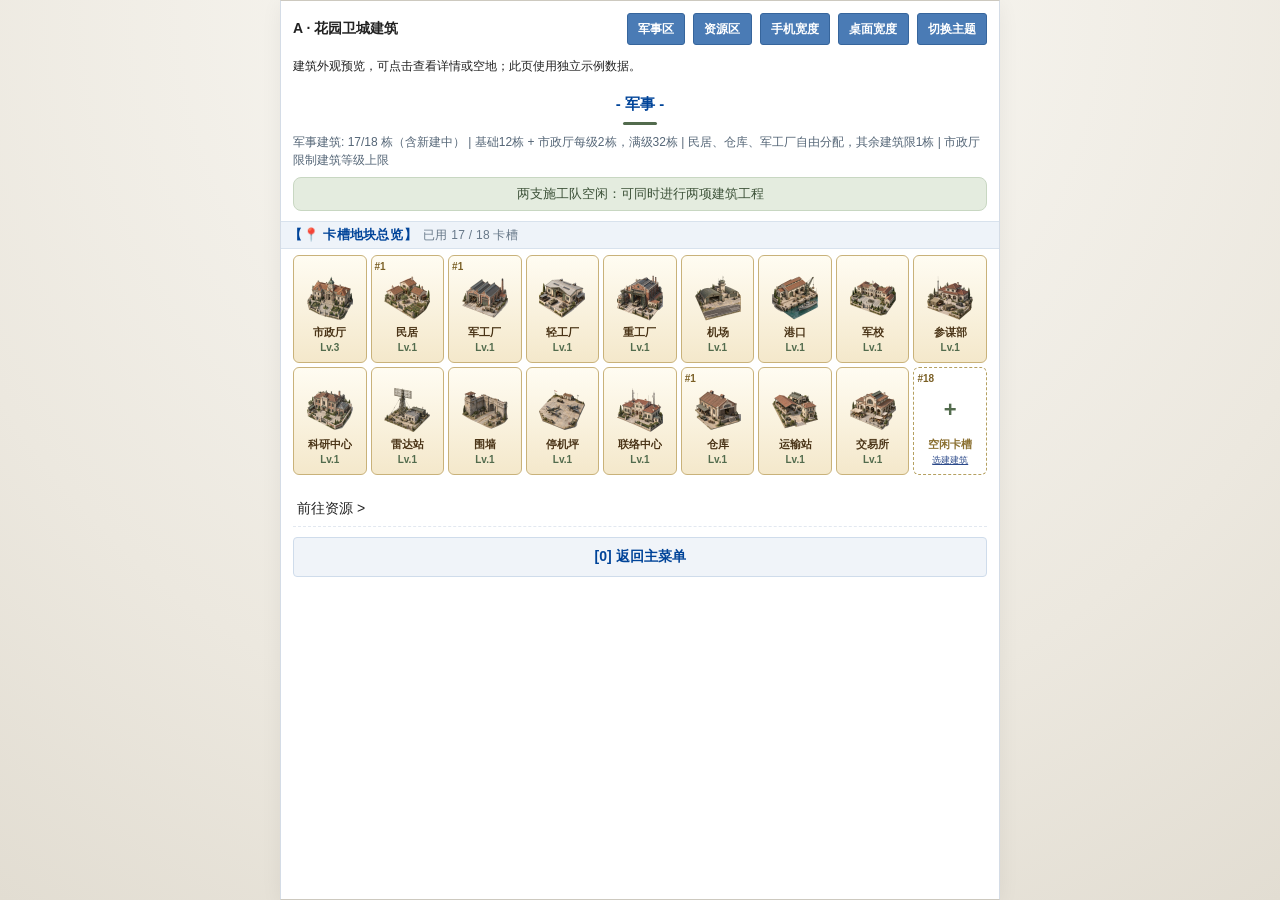
<file: frontend/tests/building-model-preview.html>
<!doctype html>
<html lang="zh-CN" data-theme="blue-white">
<head>
  <meta charset="utf-8">
  <meta name="viewport" content="width=device-width,initial-scale=1">
  <base href="../">
  <title>花园卫城 · 建筑预览</title>
  <link rel="stylesheet" href="css/style.css?v=3.0-garden-buildings">
  <link rel="stylesheet" href="css/themes.css?v=3.0-garden-buildings">
  <link rel="stylesheet" href="css/classic-home.css">
  <style>
    .preview-toolbar { padding: 12px; display: flex; flex-wrap: wrap; gap: 8px; align-items: center; }
    .preview-toolbar strong { margin-right: auto; }
    #preview-message { padding: 0 12px; font-size: 12px; }
    #screen { width: 100%; }
  </style>
</head>
<body>
  <div id="screen">
    <div class="preview-toolbar">
      <strong>A · 花园卫城建筑</strong>
      <button class="btn" onclick="Game.go('buildArmy')">军事区</button>
      <button class="btn" onclick="Game.go('buildRes')">资源区</button>
      <button class="btn" onclick="document.getElementById('screen').style.maxWidth='375px'">手机宽度</button>
      <button class="btn" onclick="document.getElementById('screen').style.maxWidth='720px'">桌面宽度</button>
      <button class="btn" onclick="document.documentElement.dataset.theme=document.documentElement.dataset.theme==='dark'?'blue-white':'dark'">切换主题</button>
    </div>
    <div id="preview-message">建筑外观预览，可点击查看详情或空地；此页使用独立示例数据。</div>
    <div id="view"></div>
  </div>
  <script src="js/data.js"></script>
  <script src="js/core.js"></script>
  <script>
    // 只加载本地示例数据；预览操作不调用服务器，也不写入玩家存档。
    var buildings = {};
    Object.keys(Game.DATA.buildings).forEach(function (id) {
      buildings[id] = Game.DATA.buildings[id].slots > 1 ? [1] : 1;
    });
    buildings.command = 3;
    Game.state = Game.Core.state = {
      buildings: buildings, constructions: [], tech: {}, items: {}, officers: [], roles: {},
      resources: { food: 100000, steel: 100000, oil: 100000, rare: 100000, gold: 100000 },
      world: {}, player: {}
    };
    Game.toast = function (text) { document.getElementById('preview-message').textContent = text; };
    Game.go = function (route) {
      Game.Core.route = route === 'buildRes' ? 'buildRes' : 'buildArmy';
      Game.Core.render();
    };
    Game.Core.render = function () { Game.Core.views[Game.Core.route](document.getElementById('view')); };
    Game.API = new Proxy({}, { get: function () { return function () {
      Game.toast('此页仅预览建筑外观，操作未提交。');
      return Promise.resolve({ success: false, message: '外观预览' });
    }; } });
    window.addEventListener('error', function (e) { Game.toast('ERROR: ' + e.message); });
  </script>
  <script src="js/build.js?v=1.5-garden-buildings"></script>
  <script>Game.go('buildArmy');</script>
</body>
</html>
</file>
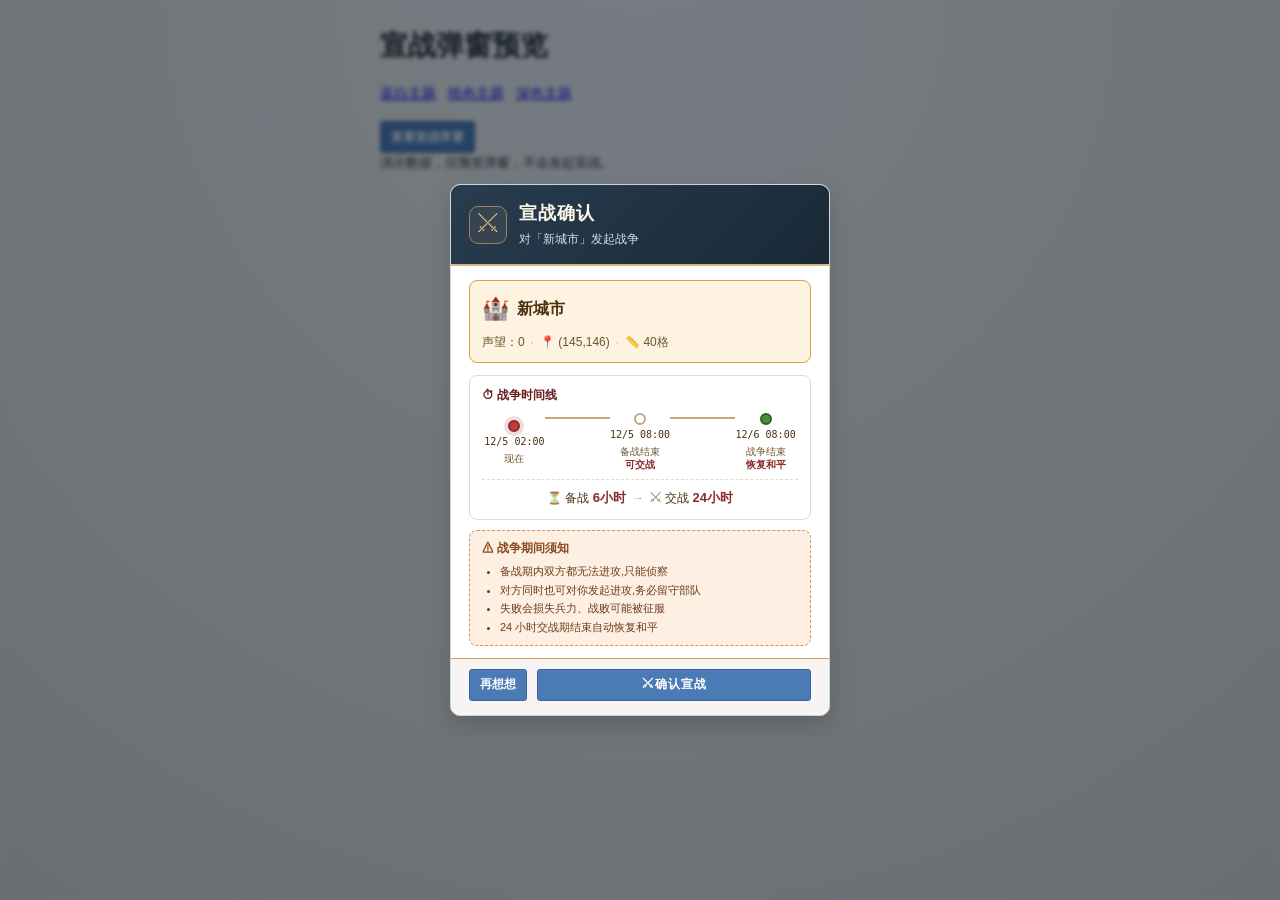
<file: frontend/tests/declare-war-preview.html>
<!doctype html>
<html lang="zh-CN" data-theme="blue-white">
<head>
  <meta charset="utf-8">
  <meta name="viewport" content="width=device-width,initial-scale=1">
  <base href="../">
  <title>宣战弹窗 · 样式预览</title>
  <link rel="stylesheet" href="css/style.css?v=2.9-war-header">
  <link rel="stylesheet" href="css/themes.css?v=2.7-profile-layout">
  <style>body{margin:0;padding:24px}main{max-width:520px;margin:auto}nav{display:flex;gap:12px;margin:16px 0}#preview-note{font-size:13px}</style>
</head>
<body>
  <main>
    <h1>宣战弹窗预览</h1>
    <nav><a href="tests/declare-war-preview.html?theme=blue-white">蓝白主题</a><a href="tests/declare-war-preview.html?theme=paper">纸色主题</a><a href="tests/declare-war-preview.html?theme=dark">深色主题</a></nav>
    <button class="btn" id="preview-open">查看宣战弹窗</button>
    <p id="preview-note">演示数据，仅预览弹窗，不会发起宣战。</p>
  </main>
  <script src="js/data.js"></script>
  <script src="js/core.js"></script>
  <script src="js/world.js?v=3.3-war-header"></script>
  <script>
    var query=new URLSearchParams(location.search), theme=query.get('theme');
    document.documentElement.dataset.theme=['blue-white','paper','dark'].indexOf(theme)>=0?theme:'blue-white';
    Game.Core.state={world:{pos:{x:105,y:106},playerCities:[{id:1,name:query.get('name')||'新城市',x:145,y:146,prestige:0}]}};
    Game.API={declareWar:function(){return Promise.reject(new Error('预览模式，不会发起宣战'));}};
    Game.toast=function(message){document.getElementById('preview-note').textContent=message;};
    document.getElementById('preview-open').onclick=function(){Game.World.declareWar('player',0);};
    Game.World.declareWar('player',0);
  </script>
</body>
</html>
</file>
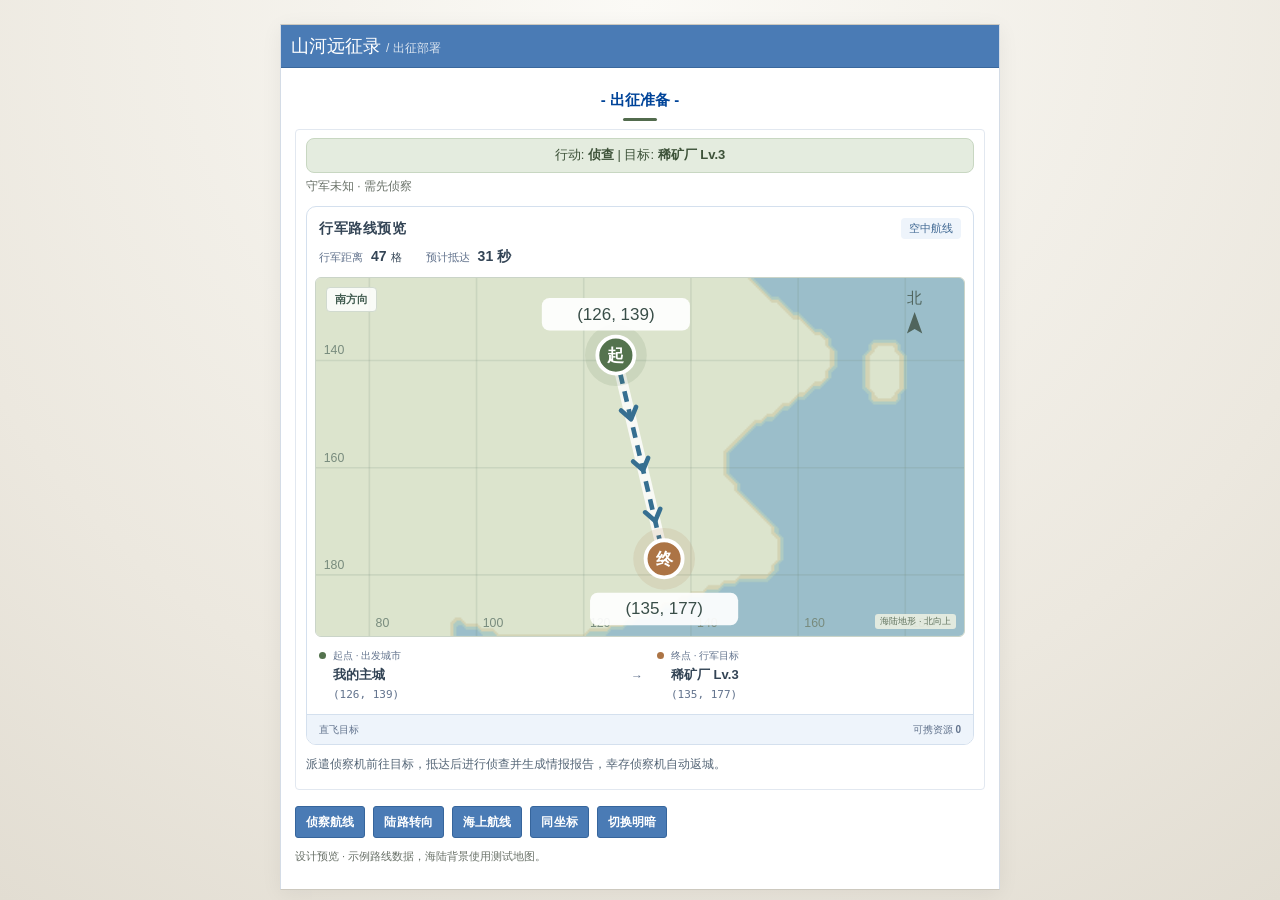
<file: frontend/tests/dispatch-route-preview.html>
<!doctype html>
<html lang="zh-CN" data-theme="blue-white"><meta charset="utf-8"><meta name="viewport" content="width=device-width,initial-scale=1"><title>出征准备 · 行军路线预览</title>
<link rel="stylesheet" href="../css/style.css"><link rel="stylesheet" href="../css/themes.css"><link rel="stylesheet" href="../css/dispatch-route.css">
<style>body{padding:24px 0}#screen{min-height:0}#topbar{padding:18px;font-size:18px}main{padding:14px}.preview-options{display:flex;gap:8px;flex-wrap:wrap;margin-top:16px}.preview-note{font-size:11px;color:var(--muted);margin:10px 0}.preview-options button{font-size:12px}.route-label{font-size:12px;color:var(--muted)}</style>
<div id="screen"><div id="topbar">山河远征录 <span style="font-size:12px;opacity:.8"> / 出征部署</span></div><main>
<div class="title">- 出征准备 -</div><div class="panel"><div class="bfield">行动: <b id="actionName">侦查</b> | 目标: <b id="targetName">稀矿厂 Lv.3</b></div>
<div class="route-label">守军未知 · 需先侦察</div><div id="preview" aria-live="polite"></div><div class="desc" id="actionDesc">派遣侦察机前往目标，抵达后进行侦查并生成情报报告，幸存侦察机自动返城。</div></div>
<div class="preview-options"><button class="btn" onclick="show('air')">侦察航线</button><button class="btn" onclick="show('land')">陆路转向</button><button class="btn" onclick="show('sea')">海上航线</button><button class="btn" onclick="show('same')">同坐标</button><button class="btn" onclick="document.documentElement.dataset.theme=document.documentElement.dataset.theme==='dark'?'blue-white':'dark'">切换明暗</button></div><p class="preview-note">设计预览 · 示例路线数据，海陆背景使用测试地图。</p>
</main></div><script>window.Game={};</script><script src="../js/map-ocean.js"></script><script src="../js/dispatch-route.js"></script><script>
var routes={air:{mode:'air',points:[[126,139],[135,177]],distance:47,seconds:31,cargoLimit:0},land:{mode:'land',points:[[110,130],[110,140],[115,140],[115,158],[135,158],[135,177]],distance:72,seconds:216,cargoLimit:4800},sea:{mode:'sea',points:[[184,104],[190,104],[190,120],[193,120],[193,149],[187,149]],distance:60,seconds:124,cargoLimit:2400},same:{mode:'air',points:[[135,177]],distance:0,seconds:0,cargoLimit:0}};
function show(mode){document.getElementById('actionName').textContent=mode==='land'?'征服':mode==='sea'?'调遣':'侦查';var target=mode==='sea'?'东部港口':'稀矿厂 Lv.3';document.getElementById('targetName').textContent=target;document.getElementById('actionDesc').textContent=mode==='land'?'沿陆地路线前进，抵达目标后发起进攻。':mode==='sea'?'舰队沿可通航海域航行，抵达目标港口后驻扎。':'派遣侦察机前往目标，抵达后进行侦查并生成情报报告，幸存侦察机自动返城。';Game.DispatchRoute.render(document.getElementById('preview'),routes[mode],{start:'我的主城',end:target},Game.MapOcean.ready()?Game.MapOcean:null);}
fetch('ocean-fixture.json').then(r=>r.json()).then(data=>{Game.MapOcean.configure(data);show('air');});
</script></html>
</file>
<file: frontend/css/style.css>
/* 山河远征录 - 文字战争策略游戏 - 蓝白文字风 */
* { box-sizing: border-box; margin: 0; padding: 0; }

html, body {
  height: 100%;
  background: #06264a;
  font-family: 'Courier New', 'Lucida Console', monospace;
  -webkit-font-smoothing: none;
  -moz-osx-font-smoothing: grayscale;
  color: #e8e8e8;
  font-size: 15px;
  line-height: 1.5;
}

#screen {
  max-width: 480px;
  margin: 0 auto;
  min-height: 100vh;
  background: #0a3d7a;
  border-left: 1px solid #1a5a9a;
  border-right: 1px solid #1a5a9a;
  display: flex;
  flex-direction: column;
}

#header {
  position: sticky;
  top: 0;
  z-index: 10;
}

#topbar {
  background: #08315f;
  border-bottom: 2px solid #1a5a9a;
  padding: 6px 10px;
  font-size: 13px;
}

#topbar .player { margin-bottom: 4px; }
#topbar .player .lv { color: #ffe14a; font-weight: bold; }
#topbar .player .name { color: #fff; }
#topbar .player .fac { font-size: 12px; }

#topbar .player .morale { color: #b8d4ff; font-size: 11px; margin-left: 6px; }
#topbar .res {
  display: flex;
  flex-wrap: wrap;
  gap: 6px 10px;
  color: #7fc4ff;
  font-size: 12px;
}
#topbar .res span { white-space: nowrap; }
#topbar .march-bar {
  margin-top: 4px;
  padding: 3px 6px;
  background: #3a2a0a;
  border: 1px solid #ffe14a;
  color: #ffe14a;
  font-size: 11px;
  border-radius: 0;
}
#topbar .march-bar span { margin-right: 8px; white-space: nowrap; }

#view {
  flex: 1;
  padding: 10px 12px 16px;
}

#footbar {
  background: #08315f;
  border-top: 2px solid #1a5a9a;
  padding: 6px 10px;
  color: #7fc4ff;
  font-size: 12px;
  text-align: center;
}

.title {
  color: #ffe14a;
  font-size: 16px;
  font-weight: bold;
  text-align: center;
  margin: 6px 0 8px;
  text-shadow: 1px 1px 0 #000;
  letter-spacing: 2px;
}

.desc {
  color: #b8d4ff;
  font-size: 12px;
  margin: 4px 0 8px;
  line-height: 1.6;
}

.panel {
  background: #08315f;
  border: 1px solid #1a5a9a;
  padding: 8px 10px;
  margin: 8px 0;
  font-size: 12px;
  color: #c8e0ff;
  line-height: 1.8;
}

.menu { margin: 8px 0; }

.menu-item {
  background: #0c4685;
  border: 1px solid #1a5a9a;
  border-left: 3px solid #2a7ad8;
  padding: 8px 10px;
  margin-bottom: 6px;
  cursor: pointer;
  transition: background 0.1s;
  word-break: break-all;
}
.menu-item:hover { background: #11539c; }
.menu-item.ok { border-left-color: #4aa3ff; }
.menu-item.lock { border-left-color: #5a5a5a; color: #8a8a8a; background: #0a3060; }
.menu-item.back { border-left-color: #ffe14a; color: #ffe14a; text-align: center; }
.menu-item.clickable { cursor: pointer; transition: background .15s, border-color .15s, transform .12s; }
.menu-item.clickable:hover { background: #11539c; border-left-color: #ffe14a; }
.menu-item.clickable:active { transform: scale(0.998); }
.menu-item .card-hint { color: #ffe14a; font-size: 11px; margin-left: 2px; opacity: 0.7; display: inline-block; transition: transform .15s; }
.menu-item.clickable:hover .card-hint { opacity: 1; transform: translateX(2px); }

.menu-item .num {
  color: #ffe14a;
  font-weight: bold;
  margin-right: 4px;
}
.menu-item .n { color: #fff; font-weight: bold; }
.menu-item .lv { color: #7fc4ff; font-size: 12px; margin-left: 4px; }
.menu-item .blv { color: #8ab8e0; font-size: 11px; margin-left: 4px; }
.menu-item .stars { color: #ffe14a; margin-left: 6px; letter-spacing: 1px; }
.menu-item .d {
  color: #b8d4ff;
  font-size: 12px;
  margin-top: 3px;
  display: block;
}
.menu-item .cost {
  color: #ffb84a;
  font-size: 12px;
  margin-top: 3px;
  display: block;
}
.menu-item .cost.urgent {
  color: #ff5a5a;
  animation: blink 1s infinite;
}
@keyframes blink { 50% { opacity: 0.5; } }

.btn-row {
  display: flex;
  gap: 6px;
  margin-top: 6px;
}

.btn {
  flex: 1;
  background: #1a5a9a;
  color: #fff;
  border: 1px solid #2a7ad8;
  padding: 6px 8px;
  font-family: inherit;
  font-size: 13px;
  cursor: pointer;
  border-radius: 0;
}
.btn:hover { background: #2a7ad8; }
.btn.warn { background: #8a3a2a; border-color: #c25a3a; }
.btn.warn:hover { background: #c25a3a; }
.btn.warn2 { background: #b03020; border-color: #e04030; }
.btn.sm { padding: 2px 6px; font-size: 12px; min-width: auto; }
.btn.ok { background: #1a6a3a; border-color: #2a9a4a; }
.btn.ok:hover { background: #2a9a4a; }
.btn:disabled { opacity: 0.55; cursor: not-allowed; }

.qty {
  width: 70px;
  background: #062a55;
  color: #ffe14a;
  border: 1px solid #2a7ad8;
  padding: 5px 6px;
  font-family: inherit;
  font-size: 13px;
  border-radius: 0;
}
.qty:focus { outline: none; border-color: #ffe14a; }
select.qty { width: 80px; cursor: pointer; }

.expbar {
  width: 100%;
  height: 8px;
  background: #062a55;
  border: 1px solid #1a5a9a;
  margin: 4px 0 2px;
  overflow: hidden;
}
.expfill {
  height: 100%;
  background: linear-gradient(to right, #2a7ad8, #4aa3ff);
  transition: width 0.3s;
}

.zone-head {
  color: #ffe14a;
  font-weight: bold;
  margin: 12px 0 4px;
  font-size: 14px;
  letter-spacing: 1px;
}

.bfield {
  background: #08315f;
  border: 1px solid #1a5a9a;
  padding: 6px 10px;
  margin-bottom: 4px;
  color: #ffe14a;
  font-size: 13px;
  text-align: center;
}
.btimer {
  background: #3a2a0a;
  border: 1px solid #ffe14a;
  padding: 4px 10px;
  margin-bottom: 4px;
  color: #ffe14a;
  font-size: 14px;
  text-align: center;
}
.btimer.urgent {
  color: #ff5a5a;
  border-color: #ff5a5a;
  animation: blink 1s infinite;
}
.bforce {
  background: #0c4685;
  padding: 4px 10px;
  font-size: 12px;
  margin-bottom: 2px;
  word-break: break-all;
}
.bforce .mine { color: #7fc4ff; }
.bforce .enemy { color: #ff8a7a; }

.blog {
  background: #062a55;
  border: 1px solid #1a5a9a;
  padding: 8px 10px;
  margin: 8px 0;
  max-height: 320px;
  overflow-y: auto;
  font-size: 12px;
  line-height: 1.7;
}
.logline { color: #c8e0ff; margin-bottom: 2px; word-break: break-all; }
.logline.mine { color: #7fc4ff; }
.logline.enemy { color: #ff8a5a; }
.logline.win { color: #ffe14a; font-weight: bold; }
.logline.lose { color: #ff5a5a; font-weight: bold; }
.logline.round { color: #88dd88; border-top: 1px dashed #2a5a3a; padding-top: 2px; margin-top: 2px; }

.result {
  text-align: center;
  font-size: 16px;
  font-weight: bold;
  padding: 10px;
  margin: 8px 0;
}
.result.win { color: #ffe14a; text-shadow: 1px 1px 0 #000; }
.result.lose { color: #ff8a7a; }

.stars {
  text-align: center;
  color: #ffe14a;
  font-size: 22px;
  letter-spacing: 4px;
  margin: 8px 0;
}

.report-card {
  background: #0a1428;
  border: 1px solid #2a4a6a;
  border-left: 4px solid #4a7aaa;
  padding: 8px 10px;
  margin-bottom: 6px;
  border-radius: 2px;
}
.report-card.win { border-left-color: #5aaa4a; }
.report-card.lose { border-left-color: #aa5a4a; }
/* 未读战报：边框/背景轻微高亮，左边一条蓝色强提示 */
.report-card.unread {
  background: #122345;
  border-color: #4a7aea;
  box-shadow: inset 3px 0 0 #4a7aea;
}
.report-card.unread.win { box-shadow: inset 3px 0 0 #4a7aea; }
.report-card.unread.lose { box-shadow: inset 3px 0 0 #4a7aea; }
.rc-head {
  display: flex;
  align-items: center;
  gap: 8px;
  margin-bottom: 4px;
}
.rc-subject { font-size: 14px; color: #ffe14a; flex: 1; }
.rc-time { font-size: 11px; color: #8aa; }
.rc-result { font-size: 12px; font-weight: bold; padding: 1px 8px; border-radius: 2px; }
.rc-result.w { background: #1a4a2a; color: #7fff5a; }
.rc-result.l { background: #4a1a1a; color: #ff7a7a; }
/* 未读红点 */
.unread-dot {
  display: inline-block;
  width: 8px;
  height: 8px;
  border-radius: 50%;
  background: #ff5a5a;
  margin-right: 6px;
  vertical-align: middle;
  box-shadow: 0 0 4px #ff5a5a;
  animation: unreadPulse 1.5s infinite;
}
@keyframes unreadPulse {
  0%, 100% { opacity: 1; }
  50% { opacity: 0.45; }
}
.rc-body { font-size: 12px; }
.rc-line { color: #bcd; margin-bottom: 2px; }
.rc-dim { color: #789; font-size: 11px; }
.rc-expand { margin-top: 6px; }

.report-board {
  background: #0a1428;
  border: 2px solid #3a5a7a;
  border-radius: 4px;
  padding: 12px;
  margin: 8px 0;
}
.report-board.win { border-color: #4a8a3a; }
.report-board.lose { border-color: #8a4a3a; }
.rb-subject {
  font-size: 15px;
  font-weight: bold;
  color: #ffe14a;
  margin-bottom: 6px;
  border-bottom: 1px solid #2a4a6a;
  padding-bottom: 4px;
}
.rb-line {
  font-size: 13px;
  color: #bcd;
  margin: 2px 0;
}
.rb-dim { color: #789; font-size: 12px; }
.rb-divider {
  border-top: 1px dashed #2a4a6a;
  margin: 8px 0;
}
.rb-narrative {
  font-size: 13px;
  color: #dde;
  margin: 6px 0;
  line-height: 1.6;
}
.rb-side {
  font-size: 14px;
  font-weight: bold;
  margin: 6px 0 2px;
}
.rb-side.w { color: #7fff5a; }
.rb-side.l { color: #ff7a7a; }
.rb-unit {
  font-size: 12px;
  color: #abc;
  padding: 1px 0 1px 16px;
}
.rb-unit.mine { color: #7fc4ff; }
.rb-unit.enemy { color: #ff8a7a; }
.rb-cmd-banner {
  margin: 4px 0 6px 12px;
  padding: 4px 8px;
  border-radius: 4px;
  font-size: 12px;
  line-height: 1.4;
}
.rb-cmd-banner.mine {
  background: rgba(127, 196, 255, 0.1);
  border: 1px solid rgba(127, 196, 255, 0.25);
  color: #7fc4ff;
}
.rb-cmd-banner.enemy {
  background: rgba(255, 122, 122, 0.1);
  border: 1px solid rgba(255, 122, 122, 0.25);
  color: #ff8a7a;
}
.rb-cmd-tag {
  font-weight: bold;
  margin-right: 4px;
}
.rb-cmd-name {
  font-weight: 600;
}
.rb-cmd-lv {
  font-size: 11px;
  margin-left: 2px;
}
.rb-cmd-mil {
  font-size: 11px;
  margin-left: 4px;
  opacity: 0.9;
}
.rb-cmd-skills {
  font-size: 11px;
  margin-top: 2px;
  opacity: 0.85;
}
.rb-u-arrow {
  color: #8899aa;
  margin: 0 4px;
  font-weight: normal;
}
.rb-loss-val {
  font-size: 12px;
  margin-left: 3px;
  font-weight: normal;
}
.rb-loss-val.zero {
  color: #4ade80;
  font-weight: 500;
}
.rb-loss-val.lost {
  color: #f87171;
  font-weight: 700;
}
.rb-u-surv.zero {
  opacity: 0.6;
}
.rb-tier-tag {
  display: inline-block;
  padding: 1px 6px;
  border-radius: 3px;
  background: rgba(127, 196, 255, 0.15);
  color: #7fc4ff;
  font-size: 11px;
  font-weight: bold;
  border: 1px solid rgba(127, 196, 255, 0.3);
}
.rb-threat-badge {
  display: inline-block;
  padding: 1px 5px;
  border-radius: 3px;
  background: rgba(255, 120, 80, 0.15);
  color: #ff9a7a;
  font-size: 11px;
  border: 1px solid rgba(255, 120, 80, 0.3);
}
.rb-fog-box {
  margin-top: 8px;
  padding: 6px 10px;
  background: rgba(20, 30, 45, 0.6);
  border: 1px dashed #3a5070;
  border-radius: 4px;
}
.rb-fog-item {
  font-size: 11px;
  color: #89a;
  margin-top: 2px;
}

#toast {
  position: fixed;
  left: 50%;
  bottom: 80px;
  transform: translateX(-50%);
  z-index: 20000;
  display: none;
  flex-direction: column;
  gap: 6px;
  pointer-events: none;
  max-width: 90%;
}

::-webkit-scrollbar { width: 6px; }
::-webkit-scrollbar-track { background: #08315f; }
::-webkit-scrollbar-thumb { background: #2a7ad8; }

@media (max-width: 360px) {
  html, body { font-size: 13px; }
  .title { font-size: 14px; }
  .btn { font-size: 12px; padding: 5px 6px; }
}

/* 全局导航栏 - 单行横排 */
#navbar {
  display: flex;
  flex-wrap: nowrap;
  gap: 1px;
  padding: 2px 4px;
  background: #08315f;
  border-bottom: 2px solid #1a5a9a;
}
.navitem {
  flex: 1 1 0;
  padding: 5px 2px;
  background: #0c4685;
  border: 1px solid #2a7ad8;
  cursor: pointer;
  font-size: 12px;
  color: #fff;
  text-align: center;
  min-width: 0;
  user-select: none;
}
.navitem:hover { background: #11539c; }
.navitem .navnum { color: #ffe14a; font-size: 10px; }
.navitem .navlabel { color: #c8e0ff; font-size: 12px; display: block; }
.navitem .nav-icon { width: 20px; height: 20px; display: block; margin: 0 auto; filter: drop-shadow(0 0 3px rgba(255, 217, 102, .25)); transition: transform .25s ease; }
.navitem:hover .nav-icon { transform: rotate(0); }
/* 双层扩散的红色警报，文字保持稳定可读。 */
#navbar .navitem.alert {
  position: relative;
  isolation: isolate;
  overflow: hidden;
  background: radial-gradient(ellipse at center, rgba(255, 85, 103, .28), rgba(196, 42, 65, .08)) !important;
  box-shadow: inset 0 0 0 1px rgba(255, 154, 165, .5) !important;
  border-radius: 8px !important;
}
#navbar .navitem.alert::before,
#navbar .navitem.alert::after {
  content: '';
  position: absolute;
  pointer-events: none;
  z-index: -1;
  left: calc(50% - 18px);
  top: calc(50% - 18px);
  width: 36px;
  height: 36px;
  border: 2px solid rgba(255, 126, 147, .85);
  border-radius: 50%;
  box-shadow: 0 0 12px rgba(255, 74, 103, .3), inset 0 0 10px rgba(255, 74, 103, .15);
  animation: incoming-ripple 2.4s ease-out infinite;
}
#navbar .navitem.alert::after { animation-delay: -1.2s; }
#navbar .navitem.alert .navlabel {
  color: #fff1f3 !important;
  text-shadow: 0 0 9px rgba(255, 80, 112, .8);
  font-weight: 700;
}
@keyframes incoming-ripple {
  0% { transform: scale(.4); opacity: 0; }
  15% { opacity: .9; }
  100% { transform: scale(2.9); opacity: 0; }
}
.alert-countdown { color: var(--danger); font-variant-numeric: tabular-nums; }

/* 军情页面：将简陋的文本分组升级为作战简报风格 */
.alerts-hero { margin: 8px 0 14px; padding: 18px 16px 15px; text-align: center; background: linear-gradient(135deg, var(--panel), var(--accent-soft)); border: 1px solid var(--line); border-radius: 10px; box-shadow: 0 4px 14px rgba(31,55,88,.08); }
.alerts-hero .title { margin: 0 0 10px; color: var(--accent-dark); font-size: 22px; font-weight: 800; letter-spacing: .14em; }
.alerts-summary { display: inline-flex; align-items: center; gap: 13px; color: var(--muted); font-size: 13px; }
.alerts-summary b { color: var(--accent-dark); font-size: 18px; }
.alerts-summary .danger, .alerts-summary .danger b { color: var(--danger); }
.alerts-summary i { width: 4px; height: 4px; border-radius: 50%; background: var(--line-strong); }
.alerts-section-title { display: flex; align-items: center; gap: 7px; margin: 14px 0 0; padding: 10px 13px; color: var(--accent-dark); background: linear-gradient(90deg, var(--accent-soft), transparent); border-left: 3px solid var(--accent); border-bottom: 1px solid var(--line); font-size: 15px; letter-spacing: .04em; }
.alerts-section-title .section-icon { font-size: 14px; }
.alerts-section-title em { margin-left: auto; min-width: 22px; padding: 2px 7px; border-radius: 12px; background: var(--accent); color: #fff; font-size: 12px; font-style: normal; text-align: center; }
.alerts-section-title.enemy-section { color: var(--danger); background: linear-gradient(90deg, rgba(220,38,38,.09), transparent); border-left-color: var(--danger); }
.alerts-section-title.enemy-section em { background: var(--danger); }
@media (prefers-reduced-motion: reduce) {
  #navbar .navitem.alert::before { animation: none; transform: scale(1.3); opacity: .45; }
  #navbar .navitem.alert::after { animation: none; opacity: 0; }
}

/* 首页城市头 */
.city-head {
  background: #0a3060;
  border: 1px solid #1a5a9a;
  padding: 8px 12px;
  margin-bottom: 8px;
}
.city-row {
  display: flex;
  flex-wrap: wrap;
  gap: 6px 16px;
  align-items: center;
  font-size: 13px;
  line-height: 1.8;
}
.city-cell {
  display: flex;
  align-items: center;
  gap: 4px;
}
.city-name {
  font-size: 17px;
  color: #ffe14a;
  font-weight: bold;
  letter-spacing: 2px;
}
.city-coord {
  font-size: 12px;
  color: #7fc4ff;
  margin-top: 4px;
}
.city-cmd {
  font-size: 13px;
  color: #c8e0ff;
  margin-top: 2px;
}
.city-edit {
  font-size: 13px;
  color: #5a7a9a;
  cursor: pointer;
  margin-left: 2px;
  vertical-align: middle;
}
.city-edit:hover { color: #ffe14a; }
.edit-profile-box {
  margin-top: 8px;
  padding: 8px 10px;
  background: #0a3060;
  border: 1px solid #2a5a8a;
  text-align: left;
}
.edit-row {
  margin-bottom: 6px;
}
.edit-row label {
  display: block;
  font-size: 12px;
  color: #b8d4ff;
  margin-bottom: 2px;
}

/* 首页军情/战报提示 */
.home-alert {
  background: #3a2a0a;
  border: 1px solid #ffe14a;
  padding: 6px 10px;
  margin-bottom: 4px;
  color: #ffe14a;
  font-size: 13px;
  cursor: pointer;
  text-align: center;
}
.home-alert.rep {
  background: #0a283a;
  border-color: #7fc4ff;
  color: #7fc4ff;
}

/* 首页资源卡片 */
.res-grid {
  display: grid;
  grid-template-columns: repeat(2, 1fr);
  gap: 5px;
  margin: 4px 0 8px;
}
.res-card {
  background: linear-gradient(180deg, #1a2c3e 0%, #11202f 100%);
  border: 1px solid #2c4660;
  border-radius: 6px;
  padding: 5px 7px;
  font-size: 11px;
  display: flex;
  flex-direction: column;
  gap: 3px;
  box-shadow: inset 0 1px 0 rgba(255,255,255,.04), 0 1px 2px rgba(0,0,0,.2);
  min-width: 0;
  overflow: hidden;
}
.res-summary {
  display: flex;
  align-items: center;
  gap: 3px;
  white-space: nowrap;
  min-width: 0;
  overflow: hidden;
}
.res-icon {
  font-size: 13px;
  line-height: 1;
  flex-shrink: 0;
}
.res-icon-img {
  width: 16px;
  height: 16px;
  object-fit: contain;
  vertical-align: middle;
  flex-shrink: 0;
}
.wt-icon {
  width: 16px;
  height: 16px;
  object-fit: contain;
  vertical-align: middle;
  border-radius: 3px;
}
.ri-food { color: #7cb342; }
.ri-steel { color: #90a4ae; }
.ri-oil { color: #555555; }
.ri-rare { color: #b266ff; }
.ri-gold { color: #ffd700; }
.res-name {
  color: #8ea3bd;
  font-size: 11px;
  font-weight: 500;
  letter-spacing: .01em;
  white-space: nowrap;
  flex-shrink: 0;
}
.res-main {
  font-size: 11.5px;
  color: #e2c47a;
  font-weight: 600;
  font-family: -apple-system, BlinkMacSystemFont, "Segoe UI", Roboto, "PingFang SC", "Hiragino Sans GB", "Microsoft YaHei", "Helvetica Neue", sans-serif;
  font-variant-numeric: tabular-nums;
  -webkit-font-smoothing: antialiased;
  text-shadow: none;
  letter-spacing: -0.2px;
  min-width: 0;
  overflow: hidden;
  text-overflow: ellipsis;
  flex-shrink: 1;
}
.res-summary .res-rate { margin-left: auto; flex-shrink: 0; }
.res-cur {
  color: #e2c47a;
  font-family: inherit;
  font-weight: 600;
  font-size: 11.5px;
  text-shadow: none;
}
.res-rate {
  color: #7ec3a0;
  font-size: 10px;
  font-weight: 500;
  font-family: -apple-system, BlinkMacSystemFont, "Segoe UI", Roboto, "PingFang SC", "Helvetica Neue", sans-serif;
  font-variant-numeric: tabular-nums;
  white-space: nowrap;
  text-shadow: none;
}
.res-rate.neg { color: #d36a4a; }

/* 首页军队网格 */
.army-grid {
  display: grid;
  grid-template-columns: repeat(2, 1fr);
  gap: 4px;
  margin: 4px 0 8px;
}
.army-cell {
  background: #0c4685;
  border: 1px solid #2a7ad8;
  padding: 5px 8px;
  font-size: 12px;
  display: flex;
  justify-content: space-between;
  align-items: center;
}
.army-name { color: #c8e0ff; }
.army-val { color: #7fc4ff; font-weight: bold; }
.army-cell.empty { background: #0a3060; border-color: #3a4a5a; }
.army-cell.empty .army-name { color: #5a6a7a; }
.army-cell.empty .army-val { color: #4a5a6a; }

/* ===== 资源区/军事区 建筑卡片（折叠 + 展开） ===== */
.bcard {
  background: linear-gradient(180deg, #fbf6ea 0%, #f3ead2 100%);
  border: 1px solid #d8c890;
  border-radius: 8px;
  margin: 6px 0;
  box-shadow: 0 1px 3px rgba(120, 90, 30, .08);
  overflow: hidden;
  transition: border-color .15s ease, box-shadow .15s ease;
}
.bcard:hover { border-color: #b5a060; box-shadow: 0 2px 8px rgba(120, 90, 30, .15); }
.bcard-expanded { border-color: #8a6f30; box-shadow: 0 4px 14px rgba(120, 90, 30, .18); }
.bcard-go .bcard-head .bcard-name { color: #5a3a14; }
.bcard-go .bcard-head .bcard-name:hover { color: #2c4a8a; text-decoration: underline; cursor: pointer; }

.bcard-head {
  display: flex;
  align-items: center;
  gap: 8px;
  padding: 8px 12px;
  cursor: pointer;
  user-select: none;
  background: linear-gradient(180deg, #fdfaf0 0%, #f6ecd2 100%);
  border-bottom: 1px solid transparent;
  transition: background .15s ease;
}
.bcard-head:hover { background: linear-gradient(180deg, #fff8df 0%, #f1e1b8 100%); }
.bcard-expanded .bcard-head { border-bottom-color: #d8c890; background: linear-gradient(180deg, #f8eec8 0%, #ecdfa0 100%); }

.bcard-icon {
  width: 56px;
  height: 56px;
  border-radius: 6px;
  display: inline-flex;
  align-items: center;
  justify-content: center;
  font-size: 18px;
  line-height: 1;
  background: linear-gradient(180deg, #fff8e0 0%, #ead9a0 100%);
  border: 1px solid #c9b27a;
  flex-shrink: 0;
}
.bcard-icon .b-icon-img {
  width: 52px;
  height: 52px;
  object-fit: contain;
  display: block;
}
.bcard-name {
  font-size: 14px;
  font-weight: 600;
  color: #4a3417;
  flex: 1 1 auto;
  min-width: 0;
  overflow: hidden;
  text-overflow: ellipsis;
  white-space: nowrap;
}
.bcard-lv {
  font-size: 12px;
  color: #6f4f1a;
  font-weight: 500;
  background: rgba(255, 255, 255, .55);
  padding: 2px 8px;
  border-radius: 999px;
  border: 1px solid #d8c890;
  flex-shrink: 0;
}
.bcard-caret {
  font-size: 12px;
  color: #8a6f30;
  flex-shrink: 0;
  transition: transform .2s ease;
}
.bcard-expanded .bcard-caret { transform: rotate(180deg); }

.bcard-mini-badge {
  font-size: 10px;
  padding: 1px 6px;
  border-radius: 999px;
  border: 1px solid;
  flex-shrink: 0;
  white-space: nowrap;
}
.bcard-mini-war { color: #b56b1a; background: #fff1d8; border-color: #e2b87a; }
.bcard-mini-muted { color: #8a8a8a; background: #f0f0f0; border-color: #d0d0d0; }
.bcard-mini-go { color: #2c4a8a; background: #e6efff; border-color: #b5c8e8; }

.bcard-expand {
  display: none;
  padding: 8px 12px 10px;
  border-top: 1px dashed #e2d4a0;
  background: rgba(255, 255, 255, .35);
}
.bcard-expanded .bcard-expand { display: block; }

.bcard-desc {
  font-size: 12px;
  color: #6a4f24;
  line-height: 1.55;
  margin: 0 0 6px;
  padding: 4px 8px;
  background: rgba(255, 250, 230, .5);
  border-left: 2px solid #c9a44a;
  border-radius: 0 4px 4px 0;
}

.bcard-stats {
  display: grid;
  grid-template-columns: 1fr;
  gap: 3px;
  margin: 6px 0;
}
.bcard-stat {
  display: flex;
  align-items: center;
  gap: 6px;
  font-size: 12px;
  padding: 3px 6px;
  background: rgba(255, 255, 255, .4);
  border-radius: 4px;
  border: 1px solid #ebdfa8;
}
.bcard-stat-ico { width: 18px; text-align: center; flex-shrink: 0; }
.bcard-stat-name { color: #8a6f30; min-width: 64px; }
.bcard-stat-val { color: #2c4a8a; font-weight: 600; margin-left: auto; text-align: right; }

.bcard-shortcuts {
  display: flex;
  flex-wrap: wrap;
  gap: 6px;
  margin: 6px 0;
}
.bcard-shortcut { font-size: 12px !important; padding: 3px 10px !important; }

.bcard-slot-row {
  display: flex;
  align-items: center;
  gap: 8px;
  padding: 4px 6px;
  margin: 3px 0;
  background: rgba(255, 255, 255, .5);
  border-radius: 5px;
  border: 1px solid #ebdfa8;
  font-size: 12px;
}
.bcard-slot-new { background: rgba(220, 240, 255, .5); border-color: #b8d4e8; }
.bcard-slot-tag {
  font-weight: 600;
  color: #4a3417;
  background: #fff8e0;
  padding: 1px 6px;
  border-radius: 4px;
  border: 1px solid #c9b27a;
  min-width: 32px;
  text-align: center;
  flex-shrink: 0;
}
.bcard-slot-lv { color: #6a4f24; min-width: 64px; }
.bcard-slot-status { color: #b56b1a; font-style: italic; flex: 1; }
.bcard-slot-row .btn { margin-left: auto; padding: 2px 8px; font-size: 12px; }

.bcard-actions {
  display: flex;
  justify-content: flex-end;
  margin-top: 6px;
}
.bcard-actions .btn { padding: 4px 12px; font-size: 13px; }
.bcard-max-tip { color: #6a4f24; font-size: 12px; font-style: italic; }

/* ===== 卡槽地块总览与选建面板 ===== */
.slot-overview-panel {
  margin: 6px 0 10px;
}
/* 紧凑卡槽：手机一行容纳更多建筑，空地与已建地块保持同高。 */
.slot-grid {
  display: grid;
  grid-template-columns: repeat(auto-fill, minmax(72px, 1fr));
  gap: 4px;
  margin-top: 4px;
}
.slot-card {
  display: flex;
  flex-direction: column;
  align-items: center;
  justify-content: flex-start;
  min-width: 0;
  height: 108px;
  padding: 4px 3px;
  border-radius: 6px;
  border: 1px solid #c9b27a;
  background: linear-gradient(180deg, #fffcf2 0%, #f4e8cb 100%);
  cursor: pointer;
  user-select: none;
  transition: transform .15s ease, box-shadow .15s ease, border-color .15s ease;
  position: relative;
  text-align: center;
  box-sizing: border-box;
}
.slot-card:hover {
  transform: translateY(-2px);
  box-shadow: 0 3px 8px rgba(120, 90, 30, .2);
  border-color: #8a6f30;
}
.slot-card-top {
  display: flex;
  justify-content: space-between;
  align-items: center;
  width: 100%;
  height: 14px;
  min-height: 14px;
  padding: 0;
  gap: 2px;
  font-size: 10px;
  margin-bottom: 0;
  box-sizing: border-box;
}
.slot-card-tag {
  color: #7a5f25;
  font-weight: 700;
  font-size: 10px;
  line-height: 14px;
  display: inline-block;
  min-height: 14px;
}
.slot-badge {
  font-size: 9px;
  padding: 1px 3px;
  border-radius: 3px;
  font-weight: 600;
  line-height: 1.1;
  white-space: nowrap;
}
.slot-badge-up {
  color: #276728;
  background: #e8f5e9;
  border: 1px solid #a5d6a7;
}
.slot-badge-dis {
  color: #b71c1c;
  background: #ffebee;
  border: 1px solid #ef9a9a;
}
.slot-badge-new {
  color: #0d47a1;
  background: #e3f2fd;
  border: 1px solid #90caf9;
}
.slot-card.in-job {
  border-color: #d48806;
  box-shadow: 0 0 5px rgba(212, 136, 6, .35);
}
.slot-card-icon {
  font-size: 20px;
  line-height: 1;
  width: 48px;
  height: 48px;
  margin: 0;
  display: flex;
  align-items: center;
  justify-content: center;
  flex-shrink: 0;
}
.slot-card-icon .b-icon-img {
  width: 48px;
  height: 48px;
  object-fit: contain;
  display: block;
}
.slot-card-name {
  font-size: 11px;
  font-weight: 700;
  color: #4a3417;
  line-height: 16px;
  height: 16px;
  margin-top: 2px;
  white-space: nowrap;
  overflow: hidden;
  text-overflow: ellipsis;
  max-width: 100%;
  text-align: center;
}
.slot-card-lv {
  font-size: 10px;
  color: var(--accent, #526b4d);
  font-weight: 600;
  line-height: 14px;
  height: 14px;
  margin-top: 1px;
  text-align: center;
}

/* 空闲卡槽 (+号按钮) */
.slot-card-empty {
  display: flex;
  flex-direction: column;
  align-items: center;
  justify-content: flex-start;
  border: 1.5px dashed #b5a060;
  background: rgba(255, 255, 255, .45);
  cursor: pointer;
  user-select: none;
  transition: transform .15s ease, box-shadow .15s ease, border-color .15s ease;
  position: relative;
  text-align: center;
  box-sizing: border-box;
}
.slot-card-empty:hover {
  border-color: var(--accent, #526b4d);
  background: rgba(82, 107, 77, .08);
  border-style: solid;
}
.slot-card-plus {
  font-size: 22px;
  font-weight: 800;
  color: var(--accent, #526b4d);
  line-height: 48px;
  width: 48px;
  height: 48px;
  margin: 0;
  display: flex;
  align-items: center;
  justify-content: center;
  transition: transform .2s ease;
  flex-shrink: 0;
}
.slot-card-empty:hover .slot-card-plus {
  transform: scale(1.25);
  color: #385034;
}
.slot-card-empty-label {
  font-size: 11px;
  color: #8a6f30;
  font-weight: 600;
  line-height: 16px;
  height: 16px;
  margin-top: 2px;
  text-align: center;
}
.slot-card-empty-btn {
  font-size: 9px;
  color: #2c4a8a;
  line-height: 14px;
  height: 14px;
  margin-top: 1px;
  text-decoration: underline;
  text-align: center;
}

@media (max-width: 360px) {
  .slot-grid { grid-template-columns: repeat(4, minmax(0, 1fr)); }
}

/* 选建建筑弹窗列表 */
.build-picker-item {
  display: flex;
  align-items: center;
  gap: 10px;
  padding: 8px 10px;
  border-radius: 6px;
  border: 1px solid #d8c890;
  background: #fffdf5;
  margin-bottom: 8px;
  transition: border-color .15s ease, background .15s ease;
}
.build-picker-item:hover {
  border-color: #8a6f30;
  background: #fff8e5;
}
.build-picker-icon {
  font-size: 28px;
  flex-shrink: 0;
  width: 64px;
  text-align: center;
  display: flex;
  align-items: center;
  justify-content: center;
}
.build-picker-icon .b-icon-img {
  width: 64px;
  height: 64px;
  object-fit: contain;
  display: block;
}
.build-picker-info {
  flex: 1;
  min-width: 0;
}
.build-picker-name {
  font-weight: 700;
  color: #3b2812;
  font-size: 13px;
  margin-bottom: 2px;
}
.build-picker-desc {
  font-size: 11px;
  color: #777;
  margin-bottom: 2px;
}
.build-picker-cost {
  font-size: 11px;
  color: #6a4f24;
}
.build-picker-action {
  flex-shrink: 0;
}

/* 拆除按钮样式 */
.btn-dismantle {
  color: #8a3b14 !important;
  border-color: #d99b79 !important;
  background: #fff3ec !important;
}
.btn-dismantle:hover {
  background: #fde4d3 !important;
  border-color: #c4764b !important;
  color: #6d2a09 !important;
}

/* ===== /建筑卡片 ===== */

/* 首页军官网格 */
.officer-grid {
  display: grid;
  grid-template-columns: repeat(2, 1fr);
  gap: 4px;
  margin: 4px 0 8px;
}
.officer-cell {
  background: #0c4685;
  border: 1px solid #4aa3ff;
  padding: 6px 8px;
  font-size: 12px;
}
.officer-name { color: #fff; font-weight: bold; }
.officer-info { color: #b8d4ff; margin-top: 2px; }

/* 空提示 */
.empty-hint {
  background: #0a3060;
  border: 1px solid #5a5a5a;
  padding: 10px;
  text-align: center;
  color: #8a8a8a;
  font-size: 12px;
  margin: 4px 0 8px;
}

:root {
  --paper: #f4f1ea;
  --surface: #ffffff;
  --surface-muted: #ebe7dd;
  --ink: #202521;
  --muted: #697168;
  --line: #d7d2c7;
  --line-strong: #bdb7aa;
  --accent: #526b4d;
  --accent-dark: #3d5239;
  --accent-soft: #e4ecdf;
  --gold: #9a6a22;
  --gold-soft: #f6ecda;
  --danger: #a94b42;
  --danger-soft: #f8e6e2;
  --shadow: 0 10px 28px rgba(35, 39, 31, 0.08);
}

html, body {
  background: radial-gradient(circle at top, #fbfaf6 0, #ece8df 68%, #e2ddd2 100%);
  color: var(--ink);
  font-family: -apple-system, BlinkMacSystemFont, "Segoe UI", "PingFang SC", "Hiragino Sans GB", "Microsoft YaHei", sans-serif;
  font-size: 14px;
  line-height: 1.55;
  -webkit-font-smoothing: antialiased;
  -moz-osx-font-smoothing: grayscale;
}

#screen {
  max-width: 720px;
  background: var(--paper);
  border: 1px solid rgba(189, 183, 170, 0.75);
  box-shadow: 0 0 0 1px rgba(255,255,255,.55), 0 18px 45px rgba(35,39,31,.12);
}

#topbar {
  background: rgba(255,255,255,.94);
  color: var(--ink);
  border-bottom: 1px solid var(--line);
  padding: 10px 14px 8px;
  backdrop-filter: blur(12px);
}
#topbar .top-row {
  display: flex;
  align-items: center;
  justify-content: space-between;
  gap: 8px;
  margin-bottom: 2px;
}
#topbar .player { margin-bottom: 6px; }
#topbar .player .lv { color: var(--gold); }
#topbar .player .name { color: var(--ink); }
#topbar .player .morale { color: var(--muted); }
#topbar .res { gap: 4px 10px; color: var(--accent); font-size: 12px; }

/* 顶部玩家卡片入口 (头像 + 名称 + 在线状态) */
.topbar-player-entry {
  display: flex;
  align-items: center;
  gap: 9px;
  flex: 1 1 auto;
  min-width: 0;
  cursor: pointer;
  user-select: none;
  border-radius: 8px;
  padding: 2px 4px 2px 2px;
  transition: background-color .15s ease, transform .15s ease;
}
.topbar-player-entry:hover {
  background-color: rgba(0, 0, 0, 0.04);
}
.topbar-player-entry:active {
  transform: scale(0.98);
}
.topbar-avatar-wrap {
  width: 36px;
  height: 36px;
  border-radius: 9px;
  overflow: hidden;
  border: 1.5px solid var(--line, #cbd5e1);
  background: var(--surface, #ffffff);
  box-shadow: 0 1px 3px rgba(0, 0, 0, 0.08);
  flex-shrink: 0;
  display: flex;
  align-items: center;
  justify-content: center;
  transition: border-color .15s ease, box-shadow .15s ease;
}
.topbar-player-entry:hover .topbar-avatar-wrap {
  border-color: #3b82f6;
  box-shadow: 0 2px 6px rgba(59, 130, 246, 0.25);
}
.topbar-avatar {
  width: 100%;
  height: 100%;
  object-fit: cover;
  display: block;
}
.topbar-player-meta {
  display: flex;
  flex-direction: column;
  justify-content: center;
  min-width: 0;
}
.topbar-player-name {
  font-size: 14px;
  font-weight: 700;
  color: var(--ink, #1e293b);
  line-height: 1.25;
  white-space: nowrap;
  overflow: hidden;
  text-overflow: ellipsis;
  letter-spacing: 0.1px;
}
.topbar-online-status {
  display: flex;
  align-items: center;
  gap: 4px;
  margin-top: 2px;
  font-size: 11px;
  line-height: 1;
}
.online-dot {
  width: 6.5px;
  height: 6.5px;
  border-radius: 50%;
  background-color: #10b981;
  box-shadow: 0 0 5px rgba(16, 185, 129, 0.8);
  flex-shrink: 0;
  animation: pulseGreen 2s infinite ease-in-out;
}
@keyframes pulseGreen {
  0% { transform: scale(0.95); box-shadow: 0 0 0 0 rgba(16, 185, 129, 0.7); }
  70% { transform: scale(1.05); box-shadow: 0 0 0 4px rgba(16, 185, 129, 0); }
  100% { transform: scale(0.95); box-shadow: 0 0 0 0 rgba(16, 185, 129, 0); }
}
.topbar-online-status .online-text {
  color: #10b981;
  font-weight: 600;
  font-size: 11px;
  letter-spacing: 0.2px;
}

#topbar .player-bar-right {
  display: flex;
  justify-content: flex-end;
  align-items: center;
  gap: 6px;
  flex-shrink: 0;
}
#topbar .player-bar-right .diamond {
  display: inline-flex;
  align-items: center;
  gap: 2px;
  font-size: 12px;
  font-weight: 700;
  color: #1f6fbf;
  background: linear-gradient(180deg, #e8f1fb 0%, #c9def0 100%);
  border: 1px solid #8eb6d6;
  border-radius: 999px;
  padding: 2px 8px;
  cursor: pointer;
  user-select: none;
  flex-shrink: 0;
  line-height: 1.4;
}
#topbar .player-bar-right .diamond:hover { filter: brightness(1.05); transform: translateY(-1px); }
#topbar .player-bar-right .diamond:active { transform: translateY(0); }

/* 顶部保留的商城按钮 */
#topbar .player-bar-right .topbar-shop-btn {
  display: inline-flex;
  align-items: center;
  justify-content: center;
  width: 28px;
  height: 28px;
  padding: 0;
  background: linear-gradient(180deg, #fffbf0 0%, #fae6a3 100%);
  border: 1px solid #d4a017;
  border-radius: 6px;
  cursor: pointer;
  user-select: none;
  box-shadow: 0 1px 0 rgba(255,255,255,.6) inset, 0 1px 3px rgba(180,120,0,.15);
  transition: all .15s ease;
}
#topbar .player-bar-right .topbar-shop-btn:hover {
  filter: brightness(1.08);
  transform: translateY(-1px);
}
#topbar .player-bar-right .topbar-shop-btn:active {
  transform: translateY(0);
}
#topbar .player-bar-right .topbar-shop-btn .icon-btn-img {
  width: 20px;
  height: 20px;
  display: block;
}

/* ===== 指挥官档案：资料、军衔资产、当前城市 ===== */
.player-drawer-mask {
  position: fixed;
  inset: 0;
  background: rgba(8, 16, 28, .5);
  backdrop-filter: blur(3px);
  -webkit-backdrop-filter: blur(3px);
  z-index: 9000;
  opacity: 0;
  pointer-events: none;
  transition: opacity .25s ease;
}
.player-drawer-mask.active { opacity: 1; pointer-events: auto; }
.player-drawer {
  position: absolute;
  inset: 0 auto 0 0;
  width: min(360px, calc(100% - 24px));
  height: 100%;
  background: var(--surface);
  color: var(--ink);
  border-right: 1px solid var(--line);
  box-shadow: 8px 0 32px rgba(0, 0, 0, .2);
  display: flex;
  flex-direction: column;
  transform: translateX(-100%);
  transition: transform .25s ease;
  overflow: hidden;
}
.player-drawer.open { transform: translateX(0); }
.player-drawer button { font-family: inherit; }
.player-drawer button:focus-visible { outline: 2px solid var(--accent); outline-offset: 2px; }
.drawer-header {
  display: flex;
  align-items: center;
  justify-content: space-between;
  gap: 12px;
  padding: calc(10px + env(safe-area-inset-top)) 16px 10px;
  border-bottom: 1px solid var(--line);
  flex-shrink: 0;
}
.drawer-header-title { font-size: 16px; font-weight: 700; color: var(--ink); }
.drawer-close-btn {
  width: 40px;
  height: 40px;
  flex-shrink: 0;
  background: transparent;
  border: 0;
  border-radius: 8px;
  color: var(--muted);
  font-size: 17px;
  cursor: pointer;
}
.drawer-close-btn:hover { background: var(--accent-soft); color: var(--accent); }
.drawer-body {
  flex: 1;
  min-height: 0;
  overflow-y: auto;
  overscroll-behavior: contain;
  padding: 20px 16px;
  display: flex;
  flex-direction: column;
  gap: 20px;
  -webkit-overflow-scrolling: touch;
}
.drawer-body > * { flex-shrink: 0; }
.drawer-profile-card { display: flex; align-items: center; gap: 14px; padding: 0 0 18px; border-bottom: 1px solid var(--line); }
.drawer-avatar-wrap {
  position: relative;
  width: 64px;
  height: 64px;
  padding: 0;
  border: 1px solid var(--line);
  border-radius: 12px;
  overflow: hidden;
  flex-shrink: 0;
  cursor: pointer;
  background: var(--surface-muted);
}
.drawer-avatar-wrap:hover { border-color: var(--accent); }
.drawer-avatar { width: 100%; height: 100%; object-fit: cover; display: block; }
.avatar-edit-badge { position: absolute; inset: auto 0 0; background: rgba(15, 23, 42, .8); color: #fff; font-size: 10px; text-align: center; padding: 2px 0; }
.drawer-profile-meta { display: flex; flex-direction: column; min-width: 0; gap: 4px; }
.drawer-profile-name { font-size: 19px; font-weight: 700; color: var(--ink); overflow-wrap: anywhere; line-height: 1.4; }
.drawer-online-status { display: flex; align-items: center; gap: 5px; font-size: 11px; color: var(--muted); }
.drawer-badge-row { display: flex; align-items: center; flex-wrap: wrap; gap: 6px; }
.drawer-faction-tag { font-size: 10px; padding: 1px 6px; border: 1px solid var(--line); border-radius: 4px; background: var(--accent-soft); color: var(--accent); font-weight: 600; }
.drawer-uid-tag { font-size: 11px; color: var(--muted); overflow-wrap: anywhere; }
.drawer-section { display: flex; flex-direction: column; gap: 10px; }
.drawer-section-title { font-size: 12px; font-weight: 600; color: var(--muted); }
.drawer-stat-grid { display: grid; grid-template-columns: repeat(2, minmax(0, 1fr)); gap: 1px; background: var(--line); border: 1px solid var(--line); border-radius: 10px; overflow: hidden; }
.drawer-stat-box { min-width: 0; padding: 12px 14px; background: var(--surface-muted); border: 0; text-align: left; }
.drawer-stat-box .stat-k { display: flex; justify-content: space-between; gap: 8px; font-size: 11px; color: var(--muted); }
.drawer-stat-box .stat-v { display: block; margin-top: 4px; font-size: 18px; line-height: 1.4; font-weight: 700; color: var(--ink); font-variant-numeric: tabular-nums; overflow-wrap: anywhere; }
.drawer-stat-box .stat-v.highlight, .drawer-stat-box .stat-v.diamond-text { color: var(--accent); }
.drawer-stat-action { cursor: pointer; }
.drawer-stat-action:hover { background: var(--accent-soft); }
.player-drawer .drawer-stat-action:focus-visible { outline-offset: -3px; }
.drawer-rank-tip { display: block; width: 100%; padding: 12px; border: 1px solid var(--line); border-radius: 8px; background: var(--accent-soft); color: var(--ink); font-size: 12px; text-align: left; }
button.drawer-rank-tip { cursor: pointer; }
button.drawer-rank-tip:hover { border-color: var(--accent); }
.drawer-rank-heading { display: flex; flex-wrap: wrap; justify-content: space-between; align-items: center; gap: 4px 8px; }
.drawer-rank-heading b, .drawer-rank-link { color: var(--accent); }
.drawer-rank-link { font-size: 11px; white-space: nowrap; }
.drawer-rank-track { display: block; height: 4px; background: var(--line); border-radius: 2px; overflow: hidden; margin: 10px 0 8px; }
.drawer-rank-track > span { display: block; height: 100%; background: var(--accent); border-radius: inherit; }
.drawer-rank-note { display: block; font-size: 11px; color: var(--muted); line-height: 1.5; }
.drawer-rank-max { display: flex; flex-wrap: wrap; justify-content: space-between; gap: 8px; }
.drawer-rank-max b { color: var(--accent); }
.drawer-info-list { background: var(--surface-muted); border: 1px solid var(--line); border-radius: 10px; padding: 0 12px; }
.drawer-info-item { display: flex; justify-content: space-between; align-items: center; gap: 12px; min-height: 42px; padding: 8px 0; font-size: 12px; border-bottom: 1px solid var(--line); }
.drawer-info-item:last-child { border-bottom: 0; }
.drawer-info-item .info-k { color: var(--muted); flex-shrink: 0; }
.drawer-info-item .info-v { color: var(--ink); font-weight: 600; min-width: 0; text-align: right; font-variant-numeric: tabular-nums; overflow-wrap: anywhere; }
.drawer-city-name { display: flex; align-items: center; justify-content: flex-end; gap: 8px; }
.drawer-city-name > span { min-width: 0; }
.drawer-link-btn { flex-shrink: 0; min-height: 32px; padding: 4px 8px; border: 1px solid var(--line); border-radius: 6px; color: var(--accent); background: var(--surface); font-size: 11px; cursor: pointer; }
.drawer-link-btn:hover { background: var(--accent-soft); border-color: var(--accent); }
.drawer-footer { display: grid; grid-template-columns: repeat(2, minmax(0, 1fr)); gap: 10px; padding: 12px 16px calc(12px + env(safe-area-inset-bottom)); border-top: 1px solid var(--line); background: var(--surface); flex-shrink: 0; }
.drawer-footer-btn { display: flex; align-items: center; justify-content: center; min-height: 42px; padding: 8px; border: 1px solid var(--line); border-radius: 8px; color: var(--ink); background: var(--surface-muted); font-size: 13px; font-weight: 600; cursor: pointer; }
.drawer-footer-btn:hover { background: var(--accent-soft); border-color: var(--accent); color: var(--accent); }
@media (prefers-reduced-motion: reduce) {
  .player-drawer-mask, .player-drawer { transition: none; }
}

/* ===== 自定义头像选择弹窗 (Avatar Picker) ===== */
.avatar-picker-mask {
  z-index: 10500 !important;
}
.avatar-picker-dialog {
  max-width: 360px;
  width: 92%;
  background: var(--surface, #ffffff);
  border: 1px solid var(--line, #cbd5e1);
  border-radius: 14px;
  overflow: hidden;
  box-shadow: 0 16px 40px rgba(0,0,0,0.4);
  position: relative;
  z-index: 10501;
  display: flex;
  flex-direction: column;
}
.avatar-picker-dialog .modal-header {
  display: flex;
  align-items: center;
  justify-content: space-between;
  padding: 12px 16px;
  border-bottom: 1px solid var(--line, #e2e8f0);
  background: var(--surface, #ffffff);
}
.avatar-picker-dialog .modal-title {
  font-size: 15px;
  font-weight: 700;
  color: var(--ink, #0f172a);
  padding: 0;
  border-bottom: none;
}
.avatar-picker-dialog .modal-close-btn {
  background: transparent;
  border: none;
  font-size: 18px;
  color: var(--muted, #64748b);
  cursor: pointer;
  padding: 2px 6px;
  line-height: 1;
}
.avatar-picker-dialog .modal-close-btn:hover {
  color: var(--ink, #0f172a);
}
.avatar-picker-dialog .modal-body {
  padding: 14px 16px;
}
.avatar-picker-dialog .modal-footer {
  padding: 10px 16px;
  border-top: 1px solid var(--line, #e2e8f0);
  background: var(--surface-2, #f8fafc);
  display: flex;
  justify-content: flex-end;
  gap: 10px;
}
.avatar-preview-box {
  display: flex;
  flex-direction: column;
  align-items: center;
  padding: 10px 0 14px;
}
.avatar-preview-img {
  width: 72px;
  height: 72px;
  border-radius: 16px;
  border: 2.5px solid #3b82f6;
  box-shadow: 0 4px 14px rgba(59, 130, 246, 0.3);
  object-fit: cover;
  display: block;
}
.avatar-preview-hint {
  font-size: 12px;
  color: var(--muted, #64748b);
  margin-top: 6px;
}
.avatar-picker-subtitle {
  font-size: 12px;
  font-weight: 700;
  color: var(--muted, #64748b);
  margin-bottom: 6px;
}
.avatar-presets-grid {
  display: grid;
  grid-template-columns: repeat(4, 1fr);
  gap: 8px;
}
.avatar-preset-item {
  display: flex;
  flex-direction: column;
  align-items: center;
  gap: 4px;
  padding: 6px 4px;
  border-radius: 10px;
  border: 2px solid transparent;
  cursor: pointer;
  transition: all .15s ease;
  background: var(--surface-2, #f8fafc);
}
.avatar-preset-item:hover {
  border-color: var(--line, #cbd5e1);
  transform: translateY(-1px);
}
.avatar-preset-item.selected {
  border-color: #3b82f6;
  background: rgba(59, 130, 246, 0.12);
  box-shadow: 0 0 8px rgba(59, 130, 246, 0.35);
}
.avatar-preset-img {
  width: 44px;
  height: 44px;
  border-radius: 8px;
  display: block;
  object-fit: cover;
}
.avatar-preset-name {
  font-size: 11px;
  color: var(--ink, #1e293b);
  font-weight: 500;
  white-space: nowrap;
  text-align: center;
}
.avatar-custom-input-row {
  display: flex;
  gap: 6px;
}
.avatar-custom-input {
  flex: 1;
  padding: 6px 10px;
  font-size: 12px;
  border: 1px solid var(--line, #cbd5e1);
  border-radius: 6px;
  background: var(--surface, #ffffff);
  color: var(--ink, #1e293b);
}
#topbar .march-bar {
  margin-top: 7px;
  padding: 5px 8px;
  border: 1px solid #d9c493;
  border-radius: 6px;
  background: var(--gold-soft);
  color: #76531b;
  flex-basis: 100%;
}

#navbar {
  gap: 0;
  padding: 3px 6px;
  overflow-x: auto;
  background: rgba(255,255,255,.94);
  border-bottom: 1px solid var(--line);
  scrollbar-width: none;
}
#navbar::-webkit-scrollbar { display: none; }
#navbar {
  display: block;
  min-width: 0;
  overflow: hidden;
}
.nav-viewport {
  display: flex;
  overflow-x: auto;
  scroll-snap-type: x mandatory;
  scrollbar-width: none;
  overscroll-behavior-x: contain;
  -webkit-overflow-scrolling: touch;
}
.nav-viewport::-webkit-scrollbar { display: none; }
.nav-page {
  flex: 0 0 100%;
  min-width: 0;
  display: grid;
  grid-template-columns: repeat(7, minmax(0, 1fr));
  grid-template-rows: repeat(2, minmax(40px, auto));
  gap: 2px;
  scroll-snap-align: start;
  scroll-snap-stop: always;
}
#navbar .nav-page .navitem {
  min-height: 40px;
  display: flex;
  align-items: center;
  justify-content: center;
}
.nav-pages { display: flex; justify-content: center; gap: 4px; }

/* 页面级返回入口：统一出现在每个功能 Tab 内容顶部，方便触屏操作。 */
.page-backbar {
  display: flex;
  align-items: center;
  min-height: 38px;
  padding: 4px 8px 2px;
}
.page-back-button {
  display: inline-flex;
  align-items: center;
  gap: 5px;
  min-height: 32px;
  padding: 4px 11px 4px 7px;
  border: 1px solid var(--line, #cbd5e1);
  border-radius: 8px;
  background: var(--panel, #fff);
  color: var(--accent-dark, #254f8f);
  font: inherit;
  font-size: 13px;
  font-weight: 700;
  cursor: pointer;
}
.page-back-button span:first-child {
  font-size: 24px;
  line-height: 14px;
  font-weight: 400;
}
.page-back-button:hover,
.page-back-button:focus-visible {
  background: var(--accent-soft, #eef4ff);
  border-color: var(--accent, #4675b8);
  outline: none;
}
.nav-page-dot {
  border: 0;
  background: transparent;
  color: var(--muted);
  width: 30px;
  height: 22px;
  cursor: pointer;
  display: grid;
  place-items: center;
}
.nav-page-dot::after { content: ''; width: 6px; height: 4px; border-radius: 4px; background: currentColor; opacity: .4; }
.nav-page-dot.active::after { width: 16px; opacity: 1; }
.nav-page-dot:focus-visible { outline: 2px solid currentColor; outline-offset: -2px; }
.navitem {
  flex: 0 0 auto;
  min-width: 0;
  padding: 2px 3px;
  border: 0;
  border-radius: 5px;
  background: transparent;
  color: var(--muted);
  font-size: 11px;
  letter-spacing: -0.03em;
}
.navitem:hover { background: var(--accent-soft); }
.navitem .navnum { display: none; }
.navitem .navlabel { color: inherit; font-size: 11px; }

#view { padding: 16px; }
#footbar {
  background: rgba(255,255,255,.88);
  border-top: 1px solid var(--line);
  color: var(--muted);
  padding: 8px 12px;
  font-size: 11px;
}

.title {
  position: relative;
  color: var(--ink);
  margin: 2px 0 12px;
  padding-bottom: 10px;
  font-size: 19px;
  font-weight: 700;
  letter-spacing: .04em;
  text-shadow: none;
}
.title::after {
  content: "";
  position: absolute;
  left: 50%;
  bottom: 0;
  width: 34px;
  height: 3px;
  border-radius: 4px;
  background: var(--accent);
  transform: translateX(-50%);
}
.desc { color: var(--muted); font-size: 12px; line-height: 1.7; }
.panel {
  background: var(--surface);
  border: 1px solid var(--line);
  border-radius: 9px;
  box-shadow: 0 3px 10px rgba(35,39,31,.035);
  color: var(--ink);
  padding: 10px 12px;
  line-height: 1.85;
}
.zone-head {
  display: flex;
  align-items: center;
  gap: 8px;
  color: var(--accent-dark);
  margin: 18px 0 7px;
  font-size: 13px;
  letter-spacing: .02em;
}
.zone-head::before {
  content: "";
  width: 4px;
  height: 14px;
  border-radius: 4px;
  background: var(--accent);
}

.menu { margin: 8px 0; }
.menu-item {
  background: var(--surface);
  border: 1px solid var(--line);
  border-left: 3px solid var(--line-strong);
  border-radius: 8px;
  box-shadow: 0 2px 7px rgba(35,39,31,.03);
  color: var(--ink);
  padding: 10px 11px;
  margin-bottom: 7px;
  transition: transform .16s ease, box-shadow .16s ease, border-color .16s ease;
}
.menu-item:hover {
  background: var(--surface);
  border-color: #b7c6b1;
  transform: translateY(-1px);
  box-shadow: var(--shadow);
}
.menu-item.ok { border-left-color: var(--accent); }
.menu-item.lock { color: #8b8f89; background: #f7f5f0; border-left-color: #b9b8b2; }
.menu-item.back { border-left-color: var(--gold); color: var(--gold); background: #fffdf8; }
.menu-item.clickable { cursor: pointer; transition: background .15s, border-color .15s, transform .12s; }
.menu-item.clickable:hover { background: var(--accent-soft, #e8f0e4); border-left-color: var(--accent-dark, #4a6b3f); }
.menu-item.clickable:active { transform: scale(0.998); }
.menu-item .card-hint { color: var(--accent, #526b4d); font-size: 11px; margin-left: 2px; opacity: 0.7; display: inline-block; transition: transform .15s; }
.menu-item.clickable:hover .card-hint { opacity: 1; transform: translateX(2px); }
.menu-item .num { color: var(--gold); }
.menu-item .n { color: var(--ink); }
.menu-item .lv, .menu-item .blv { color: var(--accent); }
.menu-item .stars { color: var(--gold); }
.menu-item .d { color: var(--muted); }
.menu-item .cost { color: #8b6327; }
.menu-item .cost.urgent { color: var(--danger); }

.btn-row { gap: 7px; flex-wrap: wrap; }
.btn {
  flex: 0 1 auto;
  min-height: 32px;
  border: 1px solid var(--accent);
  border-radius: 6px;
  background: var(--accent);
  color: #fff;
  padding: 6px 10px;
  font-family: inherit;
  font-size: 12px;
  font-weight: 600;
  letter-spacing: .01em;
  box-shadow: 0 1px 1px rgba(0,0,0,.08);
}
.btn:hover { background: var(--accent-dark); border-color: var(--accent-dark); }
.btn.ok { background: var(--accent); border-color: var(--accent); }
.btn.warn { background: var(--danger); border-color: var(--danger); }
.btn.warn:hover, .btn.warn2 { background: #8b3932; border-color: #8b3932; }
.btn.sm { min-height: 26px; padding: 3px 8px; font-size: 11px; }
.btn:disabled { background: #c7c8c2; border-color: #c7c8c2; color: #f7f7f5; }

/* 兵种整编 Tab 导航 */
.army-tabs {
  display: flex;
  gap: 8px;
  margin: 10px 0 12px;
}
.army-tab {
  flex: 1;
  text-align: center;
  font-size: 13px;
  font-weight: 600;
  padding: 7px 12px;
  border-radius: 8px;
  border: 1px solid var(--line-strong, #c8d2c2);
  background: var(--surface, #fff);
  color: var(--muted, #666);
  cursor: pointer;
  user-select: none;
  transition: all .16s ease;
  display: flex;
  align-items: center;
  justify-content: center;
  gap: 6px;
}
.army-tab:hover {
  border-color: var(--accent, #526b4d);
  color: var(--accent-dark, #3b5037);
}
.army-tab.active {
  background: var(--accent, #526b4d);
  color: #fff;
  border-color: var(--accent-dark, #3b5037);
  box-shadow: 0 2px 6px rgba(82, 107, 77, 0.25);
}
.army-tab-badge {
  display: inline-block;
  min-width: 16px;
  height: 16px;
  line-height: 16px;
  padding: 0 5px;
  font-size: 11px;
  font-weight: 700;
  border-radius: 10px;
  background: var(--danger, #d9534f);
  color: #fff;
  text-align: center;
}
.army-tab.active .army-tab-badge {
  background: #fff;
  color: var(--accent, #526b4d);
}

/* 生产队列条目与操作按钮 */
.army-queue-item {
  display: flex;
  align-items: center;
  justify-content: space-between;
  flex-wrap: wrap;
  gap: 8px;
}
.army-queue-info {
  display: flex;
  align-items: center;
  gap: 6px;
  flex-wrap: wrap;
  min-width: 0;
}
.army-queue-actions {
  display: inline-flex;
  align-items: center;
  gap: 6px;
  flex-shrink: 0;
  margin-left: auto;
}
.army-queue-btn {
  min-width: 58px;
  height: 28px;
  min-height: 28px;
  padding: 2px 8px;
  font-size: 12px;
  font-weight: 600;
  display: inline-flex;
  align-items: center;
  justify-content: center;
  text-align: center;
  box-sizing: border-box;
}
.qty {
  min-height: 32px;
  background: #fff;
  border: 1px solid var(--line-strong);
  border-radius: 6px;
  color: var(--ink);
  font-family: inherit;
}
.qty:focus { border-color: var(--accent); box-shadow: 0 0 0 3px rgba(82,107,77,.12); }

/* 征召进度条与输入控制行 */
.recruit-row {
  display: flex;
  align-items: center;
  gap: 8px;
  margin-top: 8px;
}

.recruit-qty {
  width: 60px;
  min-width: 60px;
  height: 32px;
  min-height: 32px;
  text-align: center;
  font-weight: 600;
  font-size: 13px;
  padding: 0 4px;
  flex: 0 0 auto;
}

.recruit-slider-wrap {
  flex: 1 1 auto;
  min-width: 80px;
  height: 32px;
  display: flex;
  align-items: center;
}

.recruit-slider {
  width: 100%;
  height: 32px;
  background: transparent;
  -webkit-appearance: none;
  appearance: none;
  margin: 0;
  padding: 0;
  cursor: pointer;
}

.recruit-slider:disabled {
  opacity: 0.4;
  cursor: not-allowed;
}

/* WebKit Track & Thumb */
.recruit-slider::-webkit-slider-runnable-track {
  width: 100%;
  height: 6px;
  border-radius: 3px;
  background: linear-gradient(to right, var(--accent, #526b4d) 0%, var(--accent, #526b4d) var(--p, 0%), #d8d4c2 var(--p, 0%), #d8d4c2 100%);
  border: none;
}

.recruit-slider::-webkit-slider-thumb {
  -webkit-appearance: none;
  appearance: none;
  width: 18px;
  height: 18px;
  border-radius: 50%;
  background: var(--accent, #526b4d);
  border: 2px solid #ffffff;
  box-shadow: 0 1px 4px rgba(0, 0, 0, 0.28);
  margin-top: -6px;
  cursor: pointer;
  transition: transform 0.12s ease, background-color 0.12s ease;
}

.recruit-slider:not(:disabled):hover::-webkit-slider-thumb,
.recruit-slider:not(:disabled):active::-webkit-slider-thumb {
  transform: scale(1.18);
  background: var(--accent-dark, #3f553b);
}

/* Firefox Track & Thumb */
.recruit-slider::-moz-range-track {
  width: 100%;
  height: 6px;
  border-radius: 3px;
  background: #d8d4c2;
  border: none;
}

.recruit-slider::-moz-range-progress {
  height: 6px;
  border-radius: 3px;
  background: var(--accent, #526b4d);
}

.recruit-slider::-moz-range-thumb {
  width: 18px;
  height: 18px;
  border-radius: 50%;
  background: var(--accent, #526b4d);
  border: 2px solid #ffffff;
  box-shadow: 0 1px 4px rgba(0, 0, 0, 0.28);
  cursor: pointer;
  transition: transform 0.12s ease, background-color 0.12s ease;
}

.recruit-slider:not(:disabled):hover::-moz-range-thumb,
.recruit-slider:not(:disabled):active::-moz-range-thumb {
  transform: scale(1.18);
  background: var(--accent-dark, #3f553b);
}

.recruit-btn {
  flex: 0 0 auto;
  height: 32px;
  min-height: 32px;
  min-width: 52px;
  padding: 0 10px;
  font-size: 12px;
  font-weight: 600;
  display: inline-flex;
  align-items: center;
  justify-content: center;
  text-align: center;
  box-sizing: border-box;
}

@media (max-width: 330px) {
  .recruit-row {
    flex-wrap: wrap;
  }
  .recruit-slider-wrap {
    flex: 1 0 100%;
    order: -1;
    margin-bottom: 2px;
  }
}

/* 出征兵力配置行与滑块控制 */
.dispatch-unit-row {
  display: flex;
  align-items: center;
  justify-content: space-between;
  gap: 8px;
  padding: 6px 0;
  border-bottom: 1px dashed rgba(0, 0, 0, 0.08);
}
.dispatch-unit-row:last-child {
  border-bottom: none;
}
.dispatch-unit-info {
  display: flex;
  align-items: center;
  gap: 8px;
  min-width: 110px;
  flex-shrink: 0;
}
.dispatch-unit-name {
  font-size: 14px;
  font-weight: 600;
  color: var(--ink);
}
.dispatch-unit-have {
  font-size: 12px;
  color: var(--muted, #888);
}
.dispatch-unit-control {
  display: flex;
  align-items: center;
  gap: 8px;
  flex: 1 1 180px;
  min-width: 140px;
}
@media (max-width: 360px) {
  .dispatch-unit-row {
    flex-wrap: wrap;
  }
  .dispatch-unit-control {
    flex: 1 0 100%;
  }
}

/* 出征界面兵种速度徽章与行军情报仪表板 */
.dispatch-unit-spd {
  display: inline-flex;
  align-items: center;
  gap: 3px;
  font-size: 11px;
  font-weight: 500;
  color: var(--muted, #64748b);
  background: rgba(0, 0, 0, 0.05);
  border-radius: 4px;
  padding: 1px 5px;
  margin-left: 6px;
  vertical-align: middle;
}
.dispatch-unit-spd.has-tech {
  color: var(--accent, #3182ce);
  background: var(--accent-soft, rgba(49, 130, 206, 0.1));
  border: 1px solid rgba(49, 130, 206, 0.25);
}
.dispatch-unit-spd .tech-tag {
  font-size: 10px;
  font-weight: 700;
  color: #dd6b20;
}

.dispatch-stats-card {
  margin-top: 10px;
  padding: 10px 12px;
  background: var(--surface-muted, #f8fafc);
  border: 1px solid var(--line, #e2e8f0);
  border-radius: 8px;
  box-shadow: 0 1px 2px rgba(0, 0, 0, 0.03);
}
.dispatch-stats-header {
  display: flex;
  align-items: center;
  justify-content: space-between;
  margin-bottom: 8px;
}
.dispatch-stats-title {
  font-size: 13px;
  font-weight: 700;
  color: var(--ink, #1e293b);
  letter-spacing: 0.3px;
}
.dispatch-boost-tag {
  font-size: 11px;
  font-weight: 600;
  color: #b7791f;
  background: #fefcbf;
  border: 1px solid #f6e05e;
  border-radius: 4px;
  padding: 1px 6px;
}
.dispatch-stats-grid {
  display: grid;
  grid-template-columns: repeat(4, 1fr);
  gap: 8px;
  margin-bottom: 8px;
}
@media (max-width: 500px) {
  .dispatch-stats-grid {
    grid-template-columns: repeat(2, 1fr);
  }
}
.dispatch-stat-item {
  background: var(--surface, #ffffff);
  border: 1px solid var(--line, #e2e8f0);
  border-radius: 6px;
  padding: 6px 8px;
  display: flex;
  flex-direction: column;
  gap: 2px;
}
.dispatch-stat-item.highlight {
  background: rgba(49, 130, 206, 0.07);
  border-color: rgba(49, 130, 206, 0.28);
}
.dispatch-stat-label {
  font-size: 11px;
  color: var(--muted, #64748b);
}
.dispatch-stat-val {
  font-size: 13px;
  font-weight: 700;
  color: var(--ink, #1e293b);
  font-variant-numeric: tabular-nums;
}
.dispatch-stat-val.highlight {
  color: var(--accent, #2b6cb0);
  font-size: 14px;
}
.dispatch-stats-tip {
  font-size: 11px;
  line-height: 1.45;
  color: var(--muted, #64748b);
  background: rgba(0, 0, 0, 0.02);
  border-radius: 4px;
  padding: 5px 8px;
  margin-bottom: 6px;
}
.dispatch-stats-footer {
  display: flex;
  justify-content: flex-end;
  font-size: 12px;
  color: var(--muted, #64748b);
}

.bfield, .btimer, .bforce, .blog {
  border-radius: 8px;
  box-shadow: none;
}
.bfield { background: var(--accent-soft); border: 1px solid #c8d7c2; color: var(--accent-dark); }
.btimer { background: var(--gold-soft); border: 1px solid #ddc789; color: #76531b; }
.btimer.urgent { color: var(--danger); border-color: #d59a92; }
.bforce { background: var(--surface-muted); color: var(--ink); }
.bforce .mine { color: var(--accent); }
.bforce .enemy { color: var(--danger); }
.blog { background: #292d29; border: 1px solid #3d443d; color: #e8ece4; }
.logline { color: #dce2d9; }
.logline.mine { color: #bcd5b4; }
.logline.enemy, .logline.lose { color: #f4aaa1; }
.logline.win { color: #ead089; }
.logline.round { color: #b7d5ac; border-color: #4d5d4a; }
.logline.commander-bonus {
  margin: 5px 0;
  padding: 5px 7px;
  border: 1px solid rgba(221,199,137,.55);
  border-radius: 5px;
  background: rgba(246,236,218,.18);
  font-weight: 600;
}
.logline.commander-bonus.mine { border-left: 3px solid #9cb78f; }
.logline.commander-bonus.enemy { border-left: 3px solid #d6a39d; }
.commander-panel { display: grid; grid-template-columns: repeat(2, minmax(0, 1fr)); gap: 8px; margin: 0 0 8px; }
.commander-card {
  min-width: 0;
  padding: 10px;
  background: var(--surface);
  border: 1px solid var(--line);
  border-radius: 8px;
  box-shadow: 0 2px 6px rgba(35,39,31,.04);
}
.commander-card.attacker { border-top: 3px solid var(--accent); }
.commander-card.defender { border-top: 3px solid var(--danger); }
.commander-card-title { margin-bottom: 6px; color: var(--muted); font-size: 11px; font-weight: 700; }
.commander-name { color: var(--ink); font-size: 13px; font-weight: 700; word-break: break-word; }
.commander-name span { margin-left: 4px; color: var(--gold); font-size: 11px; font-weight: 600; }
.commander-military { margin-top: 4px; color: var(--accent-dark); font-size: 12px; }
.commander-base { color: var(--muted); font-size: 11px; }
.commander-skills { margin-top: 7px; padding-top: 6px; border-top: 1px dashed var(--line); }
.commander-skill { margin-top: 4px; color: var(--muted); font-size: 11px; line-height: 1.5; }
.commander-skill b, .commander-skill span { display: block; }
.commander-skill b { color: var(--ink); font-weight: 700; }
.commander-empty, .commander-no-skills { color: var(--muted); font-size: 12px; }
@media (max-width: 480px) { .commander-panel { grid-template-columns: 1fr; } }
.result.win, .stars { color: var(--gold); text-shadow: none; }
.result.lose { color: var(--danger); }

.res-grid, .army-grid, .officer-grid { gap: 6px; }
.res-card, .army-cell, .officer-cell {
  background: var(--surface);
  border: 1px solid var(--line);
  border-radius: 8px;
  box-shadow: 0 2px 7px rgba(35,39,31,.025);
}
.res-card { padding: 5px 7px; min-width: 0; overflow: hidden; cursor: pointer; }
.res-card:hover { border-color: var(--accent); box-shadow: 0 2px 8px rgba(82, 112, 78, .16); }
.res-name, .army-name, .officer-info { color: var(--muted); font-size: 11px; }
.res-detail-section-title { margin: 14px 0 2px; color: var(--muted); font-size: 12px; font-weight: 700; }
.res-detail-value { display: flex; justify-content: space-between; align-items: center; gap: 12px; padding: 8px 0; border-bottom: 1px solid var(--line); }
.res-detail-value b { color: var(--accent); white-space: nowrap; }
.res-detail-value b.positive { color: var(--accent); }
.res-detail-value b.neg { color: var(--danger); }
.res-detail-net { display: flex; justify-content: space-between; align-items: center; margin-top: 10px; padding: 10px 12px; border-radius: 7px; background: #f3eee1; font-weight: 700; }
.res-detail-net b { color: var(--accent); }
.res-detail-net b.neg { color: var(--danger); }
.res-detail-tip { margin-top: 10px; padding: 8px 10px; color: var(--muted); background: #faf8f1; border-left: 3px solid var(--gold); font-size: 12px; line-height: 1.6; }
.res-detail-bar { height: 10px; margin-top: 16px; overflow: hidden; border-radius: 999px; background: #e8e8df; }
.res-detail-bar span { display: block; height: 100%; border-radius: inherit; background: linear-gradient(90deg, #8aa47d, #4f6f4c); }
.res-detail-percent { margin-top: 6px; text-align: right; color: var(--muted); font-size: 11px; }
.res-cur { color: var(--ink); font-size: 11.5px; font-weight: 600; font-family: inherit; text-shadow: none; }
.res-main { font-size: 11.5px; font-weight: 600; font-family: inherit; text-shadow: none; color: var(--ink); }
.res-max { color: var(--muted); font-size: 10.5px; font-weight: 500; }
.res-rate, .army-val { color: var(--accent); font-size: 10px; font-family: inherit; text-shadow: none; }
.res-slash { color: #94a3b8; font-size: 10px; margin: 0 1px; }
.army-cell { padding: 7px 9px; }
.army-cell.empty, .empty-hint { background: #f6f4ef; border-color: var(--line); color: #96968f; }
.officer-cell { padding: 8px 9px; border-top: 3px solid var(--accent); }
.officer-name { color: var(--ink); }
.empty-hint { border-radius: 8px; }

.city-head {
  background: var(--surface, #ffffff);
  border: 1px solid var(--line, #e2e8f0);
  border-radius: 6px;
  box-shadow: var(--shadow);
  padding: 10px 12px;
  margin-bottom: 8px;
}
.city-row { gap: 6px 12px; }
.city-cell { white-space: nowrap; }
.city-info-row { margin: 3px 0; font-size: 14px; line-height: 1.6; }
.city-label { color: var(--muted); font-weight: bold; font-size: 12px; }
.city-name { color: var(--accent-dark); font-size: 16px; text-shadow: none; }
.city-coord { color: var(--muted); }
.city-cmd { color: var(--ink); }
.city-status-tag {
  display: inline-flex;
  align-items: center;
  padding: 1px 7px;
  background: var(--accent-soft);
  border: 1px solid var(--line);
  border-radius: 4px;
  font-size: 11px;
  font-weight: 600;
  line-height: 1.4;
  white-space: nowrap;
  color: var(--accent-dark);
}
.city-status-tag.war {
  background: var(--danger-soft, #f8e6e2);
  border-color: var(--danger, #a94b42);
  color: var(--danger, #a94b42);
}
.city-status-detail {
  font-size: 12px;
  font-weight: 600;
  color: var(--ink);
}
.city-edit { color: var(--accent); }
.edit-profile-box { background: var(--surface, #ffffff); border: 1px solid var(--line); border-radius: 6px; }
.edit-row label { color: var(--muted); }
.home-alert { background: var(--gold-soft); border: 1px solid #dfc686; border-radius: 6px; color: #76531b; }
.home-alert.rep { background: var(--accent-soft); border-color: var(--line); color: var(--accent-dark); }

.expbar { background: #e6e3da; border: 0; border-radius: 99px; height: 6px; }
.expfill { background: linear-gradient(90deg, var(--accent), #789471); }
.report-card, .report-board { background: var(--surface); border-color: var(--line); box-shadow: 0 3px 10px rgba(35,39,31,.035); }
.report-card { background: #fbf6ea; border: 1px solid #d8c890; border-left: 4px solid var(--accent); border-radius: 8px; }
.report-card.win, .report-board.win { border-color: #9cb78f; }
.report-card.lose, .report-board.lose { border-color: #d6a39d; }
.report-card.unread { background: #fff8df; border-color: #c9a44a; box-shadow: inset 3px 0 0 #c9a44a, 0 2px 6px rgba(120,90,30,.10); }
.report-card.unread.win, .report-card.unread.lose { box-shadow: inset 3px 0 0 #c9a44a, 0 2px 6px rgba(120,90,30,.10); }
.report-board { background: #fbf6ea; border: 1px solid #d8c890; border-radius: 8px; }
.rc-subject, .rb-subject { color: #4a3417; font-weight: 600; }
.rc-time, .rc-dim, .rb-dim { color: #8a7a55; }
.rc-result.win { color: #2f5d24; background: #e6f1de; border: 1px solid #9cb78f; }
.rc-result.lose { color: #8a3a2a; background: #f6e2dd; border: 1px solid #d6a39d; }
.rc-result.draw { color: #6a4f24; background: #faf0d8; border: 1px solid #c9b27a; }
.rc-result.w { background: var(--accent-soft); color: var(--accent-dark); }
.rc-result.l { background: var(--danger-soft); color: #914039; }
.rc-line, .rb-line, .rb-narrative, .rb-unit { color: var(--muted); }
.rb-subject, .rb-divider { border-color: var(--line); }
.rb-side.w { color: var(--accent); }
.rb-side.l { color: var(--danger); }
.rb-unit.mine { color: var(--accent); }
.rb-unit.enemy { color: var(--danger); }

.report-details-toggle-wrap {
  margin: 12px 0 6px;
}
.report-details-toggle-btn {
  background: var(--surface-muted, #f4f0e4);
  color: var(--accent-dark, #4a3417);
  border: 1px solid var(--line, #d8c890);
  border-radius: 8px;
  cursor: pointer;
  transition: background 0.15s, border-color 0.15s, color 0.15s;
}
.report-details-toggle-btn:hover {
  background: var(--surface, #ffffff);
  border-color: var(--accent, #9a6a22);
}
.report-details-toggle-btn.active {
  background: var(--surface, #ffffff);
  border-color: var(--accent, #9a6a22);
  color: var(--accent, #9a6a22);
}
.rb-toggle-arrow {
  display: inline-block;
  font-size: 11px;
  transition: transform 0.2s ease;
}

#toast {
  /* container only - individual toast items carry the visual styling */
}
.toast-item {
  background: #2c332c;
  border: 1px solid #475247;
  border-radius: 8px;
  box-shadow: 0 10px 25px rgba(0,0,0,.22);
  color: #fff;
  padding: 8px 16px;
  font-size: 13px;
  text-align: center;
  opacity: 1;
  transition: opacity 0.3s;
  pointer-events: none;
}
.toast-item.toast-success { background: #1a5a2a; border-color: #2a8a3a; }
.toast-item.toast-error { background: #5a1a1a; border-color: #8a2a2a; }
.toast-item.toast-info { background: #1a3a5a; border-color: #2a5a8a; }
.toast-item.fade-out { opacity: 0; }
::-webkit-scrollbar-track { background: #eeebe3; }
::-webkit-scrollbar-thumb { background: #a8afa4; border-radius: 9px; }

@media (max-width: 480px) {
  #screen { border-left: 0; border-right: 0; }
  #view { padding: 13px 11px 16px; }
  .res-grid, .army-grid, .officer-grid { gap: 6px; }
  .navitem { min-width: 0; padding: 3px 5px; font-size: 11px; letter-spacing: -0.02em; }
  #navbar { padding: 3px 4px; gap: 2px; }
}

#navbar .navitem.active {
  background: transparent;
  color: var(--accent);
  font-weight: 700;
}
#navbar .navitem.home-tab {
  min-width: 0;
  color: var(--accent-dark);
  font-weight: 700;
}
#navbar .navitem.home-tab.active {
  background: transparent;
  color: var(--accent);
  box-shadow: none;
}

/* Loading spinner */
.spinner {
  width: 30px; height: 30px;
  border: 3px solid var(--line);
  border-top-color: var(--accent);
  border-radius: 50%;
  animation: spin 0.8s linear infinite;
  margin: 0 auto;
}
@keyframes spin { to { transform: rotate(360deg); } }

/* ===== 顶部功能按钮组 ===== */
#topbar .player-bar-right .icon-btn {
  display: inline-flex;
  align-items: center;
  justify-content: center;
  width: 26px;
  height: 26px;
  margin-left: 6px;
  padding: 0;
  background: linear-gradient(180deg, #e8eef7 0%, #b8c8dc 100%);
  border: 1px solid #6e7e96;
  border-radius: 6px;
  cursor: pointer;
  user-select: none;
  box-shadow: 0 1px 0 rgba(255,255,255,.45) inset, 0 1px 2px rgba(0,0,0,.12);
  transition: filter .15s ease, transform .15s ease;
}
#topbar .player-bar-right .icon-btn:hover {
  filter: brightness(1.08);
  transform: translateY(-1px);
}
#topbar .player-bar-right .icon-btn:active { transform: translateY(0); }
#topbar .player-bar-right .shop-btn {
  background: linear-gradient(180deg, #fffbf0 0%, #fae6a3 100%);
  border-color: #d4a017;
}
#topbar .player-bar-right .icon-btn-img {
  width: 20px;
  height: 20px;
  display: block;
  filter: drop-shadow(0 0 2px rgba(0, 30, 80, .25));
}

/* ===== 商城页 ===== */
.shop-balance {
  display: flex;
  align-items: center;
  justify-content: space-between;
  gap: 8px;
  padding: 10px 12px;
  margin-bottom: 12px;
  background: linear-gradient(180deg, #fff8ec 0%, #fce6c2 100%);
  border: 1px solid #d9c493;
  border-radius: 10px;
  box-shadow: 0 2px 6px rgba(217,156,49,.12);
}
.shop-balance .bal-item {
  display: flex;
  align-items: baseline;
  gap: 6px;
  color: var(--ink);
}
.shop-balance .bal-label { color: var(--muted); font-size: 12px; }
.shop-balance .bal-value { color: #1f6fbf; font-weight: 700; font-size: 16px; }
.shop-balance .bal-action {
  font-size: 12px;
  color: #a85a08;
  background: #fff;
  border: 1px solid #d9c493;
  border-radius: 999px;
  padding: 2px 10px;
  cursor: pointer;
  user-select: none;
}
.shop-balance .bal-action:hover { background: #fff4dd; }

.shop-tabs {
  display: flex;
  flex-wrap: wrap;
  gap: 6px;
  margin-bottom: 12px;
}
.shop-tab {
  font-size: 12px;
  color: var(--muted);
  background: #fff;
  border: 1px solid var(--line);
  border-radius: 999px;
  padding: 4px 12px;
  cursor: pointer;
  user-select: none;
}
.shop-tab:hover { color: var(--accent-dark); border-color: var(--accent); }
.shop-tab.active {
  color: #fff;
  background: linear-gradient(180deg, #6ea7d9, #2f6aab);
  border-color: #1f4d85;
  font-weight: 600;
}

.shop-grid {
  display: grid;
  grid-template-columns: repeat(auto-fill, minmax(150px, 1fr));
  gap: 10px;
  margin-bottom: 14px;
}
.shop-card {
  position: relative;
  display: flex;
  flex-direction: column;
  background: #fff;
  border: 1px solid var(--line);
  border-radius: 10px;
  padding: 10px 10px 8px;
  box-shadow: 0 2px 6px rgba(35,39,31,.05);
  transition: transform .12s ease, box-shadow .12s ease;
  overflow: hidden;
}
.shop-card:hover {
  transform: translateY(-2px);
  box-shadow: 0 6px 16px rgba(35,39,31,.10);
  border-color: #c9b884;
}
.shop-card-head {
  position: relative;
  display: flex;
  align-items: center;
  justify-content: center;
  height: 64px;
  margin-bottom: 6px;
  background: linear-gradient(180deg, #fafafa, #eef0ea);
  border-radius: 8px;
}
.shop-card-head .shop-icon { font-size: 38px; line-height: 1; }
.shop-card-head .shop-tag {
  position: absolute;
  top: 4px;
  left: 4px;
  font-size: 10px;
  color: #fff;
  background: #d4574e;
  padding: 1px 6px;
  border-radius: 999px;
  font-weight: 600;
}
.shop-card-name {
  font-size: 13px;
  font-weight: 700;
  color: var(--ink);
  text-align: center;
  margin-bottom: 3px;
}
.shop-card-desc {
  font-size: 11px;
  color: var(--muted);
  line-height: 1.5;
  text-align: center;
  min-height: 32px;
  margin-bottom: 6px;
}
.shop-card-foot {
  display: flex;
  align-items: center;
  justify-content: space-between;
  gap: 6px;
  margin-top: auto;
}
.shop-card-foot .shop-price {
  color: #1f6fbf;
  font-weight: 700;
  font-size: 13px;
}
.shop-card-foot .shop-buy {
  font-size: 12px;
  color: #fff;
  background: linear-gradient(180deg, #ffb04a, #d97a17);
  border: 1px solid #a85a08;
  border-radius: 6px;
  padding: 3px 12px;
  cursor: pointer;
  user-select: none;
  font-weight: 600;
}
.shop-card-foot .shop-buy:hover { filter: brightness(1.08); }
.shop-card-foot .shop-buy.disabled,
.shop-card-foot .shop-buy:disabled {
  background: #c8c8c0;
  border-color: #a8a8a0;
  cursor: not-allowed;
  filter: none;
}
.shop-card-stock {
  position: absolute;
  top: 4px;
  right: 4px;
  font-size: 10px;
  color: var(--muted);
  background: rgba(255,255,255,.85);
  border: 1px solid var(--line);
  border-radius: 999px;
  padding: 1px 6px;
}
@media (max-width: 480px) {
  .shop-grid { grid-template-columns: repeat(2, 1fr); gap: 8px; }
  .shop-card-head { height: 56px; }
  .shop-card-head .shop-icon { font-size: 32px; }
}

/* ===== 世界聊天频道 ===== */
.zone-head .zone-title { color: var(--accent-dark); font-weight: 700; }
.zone-head .zone-sub {
  margin-left: 8px;
  font-size: 11px;
  color: var(--muted);
  font-weight: normal;
}

/* ===== 活动与任务 ===== */
.act-grid {
  display: grid;
  grid-template-columns: repeat(2, 1fr);
  gap: 8px;
  margin-bottom: 14px;
}
.act-card.full, .act-card.act-checkin, .act-card.act-quest, .act-card.act-event {
  grid-column: span 2;
}
.act-card {
  display: flex;
  align-items: center;
  gap: 8px;
  padding: 8px 10px;
  background: linear-gradient(180deg, #f6efe1 0%, #ece2c8 100%);
  border: 1px solid #c4a97a;
  border-radius: 8px;
  cursor: pointer;
  transition: transform .12s, box-shadow .12s;
  min-height: 56px;
  min-width: 0;
  overflow: hidden;
}
.act-card:hover { transform: translateY(-1px); box-shadow: 0 2px 6px rgba(0,0,0,.08); }
.act-card.done { opacity: .65; }
.act-card .act-icon { font-size: 22px; line-height: 1; flex-shrink: 0; }
.act-card .act-body { flex: 1; min-width: 0; overflow: hidden; }
.act-card .act-title { font-size: 12px; font-weight: 700; color: #5a3a14; }
.act-card .act-desc { font-size: 11px; color: #8a6a3a; margin-top: 1px; line-height: 1.3; word-break: break-all; overflow-wrap: anywhere; }

/* 首页 军官将领 卡片 */
.home-officer-card {
  background: var(--surface, #ffffff);
  border: 1px solid var(--line, #d7d2c7);
  border-radius: 8px;
  padding: 8px 10px;
  cursor: pointer;
  box-shadow: 0 1px 3px rgba(0,0,0,.03);
  transition: transform .12s ease, box-shadow .12s ease, border-color .12s ease;
  margin-bottom: 6px;
}
.home-officer-card:hover {
  border-color: var(--accent, #526b4d);
  box-shadow: 0 3px 8px rgba(0,0,0,.08);
}
.home-officer-card:active {
  transform: scale(0.995);
}

.home-officer-list {
  display: flex;
  flex-direction: column;
  gap: 6px;
}

.home-officer-item {
  background: var(--surface-muted, #f8fafc);
  border: 1px solid var(--line, #e2e8f0);
  border-radius: 6px;
  padding: 6px 8px;
  display: flex;
  flex-direction: column;
  gap: 3px;
}

.home-officer-top-row {
  display: flex;
  align-items: center;
  justify-content: space-between;
  gap: 6px;
}

.home-officer-identity {
  display: flex;
  align-items: center;
  gap: 6px;
  min-width: 0;
  flex: 1;
}

.home-officer-role {
  font-size: 10px;
  padding: 1px 5px;
  border-radius: 3px;
  font-weight: 600;
  line-height: 1.3;
  white-space: nowrap;
  flex-shrink: 0;
}
.home-officer-role.role-mayor {
  background: #e6f4ea;
  color: #1e7e34;
  border: 1px solid #b7e1cd;
}
.home-officer-role.role-commander {
  background: #fce8e6;
  color: #d93025;
  border: 1px solid #fad2cf;
}
.home-officer-role.role-idle {
  background: #f1f3f4;
  color: #5f6368;
  border: 1px solid #dadce0;
}

.home-officer-name {
  font-size: 13px;
  font-weight: 700;
  white-space: nowrap;
  overflow: hidden;
  text-overflow: ellipsis;
  text-shadow: none;
}

.home-officer-stars {
  font-size: 11px;
  letter-spacing: -1px;
  white-space: nowrap;
  flex-shrink: 0;
}

.home-officer-level {
  font-size: 11px;
  font-weight: 700;
  color: var(--accent, #004499);
  background: var(--accent-soft, #eef4fb);
  padding: 1px 6px;
  border-radius: 10px;
  white-space: nowrap;
  flex-shrink: 0;
}

.home-officer-bottom-row {
  display: flex;
  align-items: center;
  justify-content: space-between;
  gap: 6px;
  font-size: 11px;
  color: var(--muted, #64748b);
}

.home-officer-stats {
  display: flex;
  align-items: center;
  gap: 8px;
  white-space: nowrap;
}

.home-officer-stat {
  display: inline-flex;
  align-items: center;
  gap: 2px;
}
.home-officer-stat .stat-lbl {
  color: var(--muted, #8a8880);
}
.home-officer-stat .stat-val {
  color: var(--ink, #1f2937);
  font-weight: 600;
}

.home-officer-skill {
  font-size: 10px;
  color: var(--muted, #475569);
  background: var(--surface-muted, #f1f5f9);
  border: 1px solid var(--line, #cbd5e1);
  padding: 1px 5px;
  border-radius: 4px;
  white-space: nowrap;
  overflow: hidden;
  text-overflow: ellipsis;
  max-width: 45%;
}

.home-officer-foot {
  display: flex;
  align-items: center;
  justify-content: space-between;
  gap: 8px;
  margin-top: 6px;
  padding-top: 6px;
  border-top: 1px dashed var(--line, #e2e8f0);
  font-size: 11.5px;
  color: var(--muted, #64748b);
}

.home-officer-foot-text {
  flex: 1;
  min-width: 0;
  white-space: nowrap;
  overflow: hidden;
  text-overflow: ellipsis;
}
.home-officer-foot-text b {
  color: var(--ink, #1f2937);
}

.home-officer-go {
  color: var(--accent, #526b4d);
  font-weight: 700;
  white-space: nowrap;
  font-size: 11.5px;
}

/* 暂无军官空态 */
.home-officer-empty {
  display: flex;
  align-items: center;
  gap: 10px;
  padding: 4px 2px;
}
.home-officer-empty-icon {
  font-size: 22px;
  line-height: 1;
  flex-shrink: 0;
}
.home-officer-empty-info {
  flex: 1;
  min-width: 0;
}
.home-officer-empty-title {
  font-size: 13px;
  font-weight: 700;
  color: var(--ink, #202521);
}
.home-officer-empty-desc {
  font-size: 11px;
  color: var(--muted, #697168);
  margin-top: 2px;
}

/* 首页 军队总览 块 */
.army-summary {
  background: var(--surface, #ffffff);
  border: 1px solid var(--line, #e2e8f0);
  border-radius: 8px;
  padding: 8px 10px;
  display: grid;
  grid-template-columns: repeat(2, minmax(0, 1fr));
  gap: 6px 12px;
  cursor: pointer;
}
.army-summary-item {
  display: flex;
  align-items: center;
  gap: 6px;
  font-size: 12px;
  color: var(--ink, #1f2937);
  padding-bottom: 2px;
  border-bottom: 1px dashed var(--line, #e2e8f0);
}
.army-summary-icon {
  font-size: 16px;
  line-height: 1;
  flex-shrink: 0;
  display: inline-flex;
  align-items: center;
  justify-content: center;
  width: 18px;
  height: 18px;
}
.army-summary-icon-img {
  width: 18px;
  height: 18px;
  object-fit: contain;
  vertical-align: middle;
  display: block;
}
.army-summary-name {
  flex: 1;
  min-width: 0;
  white-space: nowrap;
  overflow: hidden;
  text-overflow: ellipsis;
}
.army-summary-cnt {
  color: var(--accent, #004499);
  font-weight: 700;
  font-variant-numeric: tabular-nums;
}
.army-summary-empty {
  font-size: 12px;
  color: var(--muted, #64748b);
  text-align: center;
  padding: 4px 0;
}
.army-summary-empty a {
  color: var(--accent, #004499);
  cursor: pointer;
  text-decoration: underline;
}
.army-summary-more {
  grid-column: 1 / -1;
  font-size: 11px;
  color: var(--muted, #64748b);
  text-align: center;
  padding-top: 4px;
  border-top: 1px dashed var(--line, #e2e8f0);
  margin-top: 2px;
}
.army-summary-foot {
  display: flex;
  align-items: center;
  gap: 6px;
  font-size: 12px;
  color: var(--muted, #64748b);
  margin-top: 6px;
  padding: 0 4px;
  cursor: pointer;
}
.army-summary-foot b {
  color: var(--ink, #1f2937);
}
.army-go {
  margin-left: auto;
  color: var(--accent, #004499);
  font-weight: 600;
}
.act-card .act-cta {
  flex: 0 0 auto;
  font-size: 11px;
  font-weight: 600;
  color: #fff;
  background: linear-gradient(180deg, #ffb04a 0%, #d97a17 100%);
  border: 1px solid #a85a08;
  border-radius: 4px;
  padding: 3px 8px;
}
.act-card .act-cta.hot {
  background: linear-gradient(180deg, #ff6a4a 0%, #c43a1a 100%);
  border-color: #8a2a0a;
}
.act-bar {
  height: 4px;
  background: #d8c8a0;
  border-radius: 2px;
  margin-top: 3px;
  overflow: hidden;
}
.act-bar-fill {
  height: 100%;
  background: linear-gradient(90deg, #4aa3ff 0%, #7fd9ff 100%);
  border-radius: 2px;
  transition: width .3s;
}

/* ===== 待办事项 ===== */
.todo-list {
  display: flex;
  flex-direction: column;
  gap: 4px;
  margin-bottom: 14px;
  background: var(--surface, #ffffff);
  border: 1px solid var(--line, #e2e8f0);
  border-radius: 8px;
  padding: 6px;
}
.todo-item {
  display: flex;
  align-items: center;
  gap: 8px;
  padding: 7px 10px;
  background: var(--surface, #ffffff);
  border: 1px solid var(--line, #e2e8f0);
  border-radius: 6px;
  cursor: pointer;
  font-size: 12px;
  color: var(--ink, #1f2937);
  transition: all .12s;
}
.todo-item:hover { background: var(--surface-muted, #f8fafc); border-color: var(--accent, #4a7bb5); }
.todo-item.urgent {
  background: #fef2f2;
  border-color: #ef4444;
  animation: todoPulse 1.5s ease-in-out infinite;
}
@keyframes todoPulse {
  0%, 100% { box-shadow: 0 0 0 0 rgba(239,68,68,0); }
  50%      { box-shadow: 0 0 0 4px rgba(239,68,68,.15); }
}
.todo-item .todo-icon { font-size: 16px; line-height: 1; flex-shrink: 0; }
.todo-item .todo-text { flex: 1; line-height: 1.4; }
.todo-item .todo-arrow { font-size: 14px; color: var(--muted, #94a3b8); flex-shrink: 0; }
.todo-more {
  text-align: center;
  font-size: 11px;
  color: var(--accent, #004499);
  padding: 6px;
  cursor: pointer;
  font-weight: 600;
}
.todo-more:hover { filter: brightness(1.1); }

/* ===== 战情速递 ===== */
.alert-grid {
  display: grid;
  grid-template-columns: repeat(4, 1fr);
  gap: 6px;
  margin-bottom: 14px;
}
.alert-cell {
  text-align: center;
  padding: 8px 4px;
  background: var(--surface, #ffffff);
  border: 1px solid var(--line, #e2e8f0);
  border-radius: 6px;
  cursor: pointer;
  transition: transform .12s, border-color .12s;
}
.alert-cell:hover { transform: translateY(-1px); border-color: var(--accent, #4a7bb5); }
.alert-cell .alert-num {
  font-size: 18px;
  font-weight: 700;
  color: var(--muted, #64748b);
  font-family: -apple-system, BlinkMacSystemFont, "Segoe UI", Roboto, "PingFang SC", sans-serif;
  line-height: 1.1;
}
.alert-cell .alert-num.active { color: var(--accent, #004499); }
.alert-cell .alert-num.danger { color: #dc2626; animation: todoPulse 1.5s infinite; }
.alert-cell .alert-num.safe { color: #16a34a; font-size: 12px; font-weight: 600; }
.alert-cell .alert-label { font-size: 10px; color: var(--muted, #64748b); margin-top: 2px; }

/* ===== 今日战果 ===== */
.today-grid {
  display: grid;
  grid-template-columns: repeat(4, 1fr);
  gap: 5px;
  margin-bottom: 5px;
}
.today-cell {
  display: flex;
  align-items: center;
  justify-content: center;
  gap: 4px;
  padding: 4px 6px;
  background: var(--surface, #ffffff);
  border: 1px solid var(--line, #e2e8f0);
  border-radius: 5px;
  min-width: 0;
  overflow: hidden;
}
.today-cell .today-num {
  font-size: 13px;
  font-weight: 700;
  font-family: -apple-system, BlinkMacSystemFont, "Segoe UI", Roboto, "PingFang SC", sans-serif;
  color: var(--ink, #1f2937);
  line-height: 1.1;
  overflow: hidden;
  text-overflow: ellipsis;
  white-space: nowrap;
}
.today-cell .today-label { font-size: 10px; color: var(--muted, #64748b); white-space: nowrap; }
.today-tip {
  font-size: 11px;
  color: var(--muted, #64748b);
  text-align: center;
  padding: 5px 9px;
  margin-bottom: 10px;
  background: var(--surface-muted, #f8fafc);
  border-radius: 4px;
  border: 1px dashed var(--line, #e2e8f0);
}

@media (max-width: 480px) {
  .act-grid { grid-template-columns: repeat(2, 1fr); gap: 6px; }
  .alert-grid, .today-grid { grid-template-columns: repeat(2, 1fr); }
  .act-card.act-checkin, .act-card.act-quest, .act-card.act-event { grid-column: span 2; }
}

/* ===== 每日任务卡 ===== */
.quest-card {
  background: linear-gradient(180deg, #2a3f55 0%, #1f2f40 100%);
  border: 1px solid #4a6a8a;
  border-left: 3px solid #e2c47a;
  border-radius: 6px;
  padding: 12px 14px;
  margin-bottom: 14px;
  box-shadow: 0 2px 6px rgba(0,0,0,.25);
}
.quest-card.all-done { border-left-color: #7ec3a0; opacity: .9; }
.quest-head {
  display: flex;
  align-items: center;
  gap: 8px;
  margin-bottom: 8px;
  flex-wrap: wrap;
}
.quest-title { font-size: 15px; font-weight: 700; color: #e2c47a; letter-spacing: .5px; }
.quest-progress { font-size: 12px; color: #b8c8d8; flex: 1; }
.quest-progress b { color: #7fd9ff; font-size: 13px; }
.quest-refresh {
  font-size: 11px;
  color: #e2c47a;
  cursor: pointer;
  user-select: none;
  padding: 3px 8px;
  border-radius: 3px;
  border: 1px solid #6a8aa8;
  background: rgba(255,255,255,.05);
  transition: all .12s;
}
.quest-refresh:hover { background: rgba(226,196,122,.18); border-color: #e2c47a; }

.quest-tip {
  font-size: 12px;
  color: #b8c8d8;
  background: rgba(255,255,255,.04);
  border: 1px dashed #4a6a8a;
  border-radius: 4px;
  padding: 6px 9px;
  margin-bottom: 10px;
  line-height: 1.55;
}
.quest-tip b { color: #e2c47a; }

.quest-list { display: flex; flex-direction: column; gap: 8px; }
.quest-row {
  display: flex;
  align-items: center;
  gap: 10px;
  background: linear-gradient(180deg, #324560 0%, #2a3a50 100%);
  border: 1px solid #4a6a8a;
  border-radius: 5px;
  padding: 9px 11px;
  transition: all .15s;
}
.quest-row.finished { border-color: #ffb04a; box-shadow: 0 0 0 1px rgba(255,176,74,.25); }
.quest-icon { font-size: 20px; line-height: 1; flex-shrink: 0; width: 26px; text-align: center; }
.quest-body { flex: 1; min-width: 0; }
.quest-row-title {
  font-size: 13px;
  color: #f0e6c8;
  font-weight: 700;
  margin-bottom: 2px;
}
.quest-row-desc {
  font-size: 12px;
  color: #d8c89a;
  line-height: 1.5;
  margin-bottom: 4px;
}
.quest-row-desc b { color: #7fd9ff; font-weight: 600; }
.quest-bar {
  height: 5px;
  background: #1a2530;
  border-radius: 3px;
  margin: 4px 0 3px;
  overflow: hidden;
}
.quest-bar-fill {
  height: 100%;
  background: linear-gradient(90deg, #4aa3ff 0%, #7fd9ff 100%);
  border-radius: 3px;
  transition: width .35s;
}
.quest-row.finished .quest-bar-fill {
  background: linear-gradient(90deg, #7ec3a0 0%, #b3e5a5 100%);
}
.quest-reward { font-size: 11px; color: #b8c8d8; margin-top: 2px; }
.quest-btn {
  flex: 0 0 auto;
  font-size: 12px;
  font-weight: 700;
  padding: 6px 12px;
  border-radius: 4px;
  border: 1px solid #6a8aa8;
  background: #2a3a50;
  color: #b8c8d8;
  cursor: pointer;
  user-select: none;
  white-space: nowrap;
  font-family: inherit;
}
.quest-btn.progress { background: #1f2f40; color: #8aa0b8; cursor: default; border-color: #4a6a8a; }
.quest-btn.ready {
  background: linear-gradient(180deg, #ffb04a 0%, #d97a17 100%);
  color: #fff;
  border-color: #a85a08;
  box-shadow: 0 2px 6px rgba(217,122,23,.4);
  animation: questPulse 1.5s ease-in-out infinite;
}
@keyframes questPulse {
  0%, 100% { transform: scale(1); box-shadow: 0 2px 6px rgba(217,122,23,.4); }
  50%      { transform: scale(1.05); box-shadow: 0 3px 10px rgba(255,176,74,.6); }
}
.quest-btn.claimed { background: #3a5a4a; color: #b3e5a5; cursor: default; opacity: .85; border-color: #5a8a6a; }
.quest-btn:disabled { cursor: not-allowed; }

/* 活动区"每日任务"入口卡（与签到/限时活动统一米黄色风格）*/
.act-card.act-quest {
  position: relative;
  z-index: 2;
  border-radius: 8px 8px 0 0;
  border-bottom: 1px dashed rgba(74,106,138,.5);
  margin-bottom: 0;
}
.act-card.act-quest.open { border-radius: 8px 8px 0 0; }

/* 每日任务展开按钮（图标样式）*/
.act-card.act-quest .quest-toggle {
  font-size: 14px;
  line-height: 1;
  padding: 3px 9px;
  display: inline-flex;
  align-items: center;
  justify-content: center;
  min-width: 26px;
  letter-spacing: -2px;
}

/* 每日任务嵌入面板（与入口卡无缝衔接）*/
.quest-embed {
  background: linear-gradient(180deg, #1f2f40 0%, #1a2530 100%);
  border: 1px solid #4a6a8a;
  border-top: none;
  border-radius: 0 0 8px 8px;
  padding: 8px 14px 12px;
  margin-top: 0;
  margin-bottom: 14px;
}

/* 任务说明 tip 与任务列表紧贴（去掉大间距）*/
.quest-embed .quest-tip {
  margin-top: 0;
  margin-bottom: 6px;
  padding: 6px 9px;
}
.quest-embed .quest-list {
  gap: 6px;
}
.quest-embed.all-done { border-color: #5a8a6a; }
.quest-embed-foot {
  margin-top: 8px;
  text-align: center;
  padding-top: 6px;
  border-top: 1px dashed #4a6a8a;
}
.quest-embed-foot .quest-refresh {
  display: inline-block;
  font-size: 11px;
  color: #e2c47a;
  cursor: pointer;
  padding: 3px 10px;
  border-radius: 3px;
  border: 1px solid #6a8aa8;
  background: rgba(255,255,255,.04);
  transition: all .12s;
}
.quest-embed-foot .quest-refresh:hover { background: rgba(226,196,122,.18); border-color: #e2c47a; }

/* 任务行动作区（右侧按钮）*/
.quest-action {
  flex: 0 0 auto;
  display: flex;
  align-items: center;
  justify-content: center;
  min-width: 72px;
}
.quest-bar {
  position: relative;
  display: flex;
  align-items: center;
}
.quest-bar-text {
  position: absolute;
  right: 6px;
  font-size: 10px;
  color: #b8c8d8;
  font-weight: 600;
  text-shadow: 0 0 2px rgba(0,0,0,.5);
}

/* 跳转按钮（"去完成"）*/
.quest-btn.go {
  background: linear-gradient(180deg, #4a7ab8 0%, #2a5a98 100%);
  color: #fff;
  border-color: #1a4a88;
  font-size: 12px;
  padding: 6px 12px;
}
.quest-btn.go:hover { background: linear-gradient(180deg, #5a8ac8 0%, #3a6aa8 100%); }
/* ===== 战术公频终端 (Tactical Comm-Link Terminal) ===== */
.chat-terminal {
  position: relative;
  margin: 0 0 14px;
  background: #080c14;
  border: 1px solid #1a2538;
  border-radius: 6px;
  overflow: hidden;
  box-shadow: 0 2px 8px rgba(0, 0, 0, 0.2);
  font-family: ui-monospace, "SFMono-Regular", Menlo, Monaco, Consolas, "Liberation Mono", "Courier New", monospace;
}

/* 终端顶栏状态头 */
.chat-term-header {
  display: flex;
  align-items: center;
  justify-content: space-between;
  padding: 6px 10px;
  background: linear-gradient(180deg, #101726 0%, #0c121e 100%);
  border-bottom: 1px solid #1a2538;
  user-select: none;
}
.term-header-left {
  display: flex;
  align-items: center;
  gap: 7px;
}
.term-led {
  width: 7px;
  height: 7px;
  border-radius: 50%;
  background: #22c55e;
  box-shadow: 0 0 6px #22c55e;
  animation: ledPulse 2.5s infinite ease-in-out;
}
@keyframes ledPulse {
  0%, 100% { opacity: 1; filter: drop-shadow(0 0 3px #22c55e); }
  50%      { opacity: 0.45; filter: drop-shadow(0 0 1px #22c55e); }
}
.term-title {
  font-size: 11px;
  font-weight: 700;
  color: #94a3b8;
  letter-spacing: 0.08em;
  text-transform: uppercase;
}
.term-header-right {
  display: flex;
  align-items: center;
  gap: 8px;
}
.term-freq {
  font-size: 10px;
  color: #475569;
  letter-spacing: 0.04em;
}
.term-tag {
  font-size: 9.5px;
  font-weight: 700;
  color: #34d399;
  background: rgba(52, 211, 153, 0.1);
  border: 1px solid rgba(52, 211, 153, 0.25);
  border-radius: 3px;
  padding: 0 4px;
  line-height: 15px;
  letter-spacing: 0.05em;
}

/* 终端消息屏幕 */
.chat-box {
  position: relative;
  height: 190px;
  min-height: 160px;
  overflow-y: auto;
  background: #080c14;
  border: none;
  border-radius: 0;
  padding: 6px 10px;
  margin: 0;
  font-size: 11.5px;
  line-height: 1.65;
  color: #cbd5e1;
  scrollbar-width: thin;
  scrollbar-color: #1e293b transparent;
}
.chat-box:empty::before {
  content: '> 战术公频就绪，正在监听全域无线电信标...';
  position: absolute;
  top: 50%;
  left: 50%;
  transform: translate(-50%, -50%);
  color: #475569;
  font-size: 11px;
  font-style: normal;
  letter-spacing: .04em;
  white-space: nowrap;
}
.chat-box::-webkit-scrollbar { width: 5px; }
.chat-box::-webkit-scrollbar-thumb { background: #1e293b; border-radius: 3px; }
.chat-box::-webkit-scrollbar-thumb:hover { background: #334155; }
.chat-box::-webkit-scrollbar-track { background: transparent; }

/* 消息单行 */
.chat-msg {
  display: flex;
  align-items: baseline;
  gap: 6px;
  padding: 2.5px 0;
  border-bottom: 1px solid rgba(255, 255, 255, 0.035);
  animation: chatFade .25s ease-out;
  word-break: break-all;
}
.chat-msg:last-child { border-bottom: 0; }
@keyframes chatFade {
  from { opacity: 0; transform: translateY(-3px); }
  to   { opacity: 1; transform: translateY(0); }
}
.chat-msg .chat-time {
  flex-shrink: 0;
  color: #475569;
  font-size: 11px;
  font-variant-numeric: tabular-nums;
  user-select: none;
}
.chat-msg .chat-tag {
  flex-shrink: 0;
  font-size: 11px;
  font-weight: 700;
  user-select: none;
}
.chat-msg .chat-tag.tag-world   { color: #38bdf8; }
.chat-msg .chat-tag.tag-system  { color: #fbbf24; }
.chat-msg .chat-tag.tag-battle  { color: #f87171; }

.chat-msg .chat-sender {
  flex-shrink: 0;
  color: #93c5fd;
  font-weight: 600;
}
.chat-msg .chat-content,
.chat-msg .chat-text {
  flex: 1 1 auto;
  color: #e2e8f0;
  word-break: break-word;
}
.chat-msg .chat-content-system {
  color: #fed7aa;
}
.chat-msg.chat-msg-system {
  background: rgba(251, 191, 36, 0.04);
  border-left: 2px solid #f59e0b;
  padding-left: 6px;
  margin: 1px 0;
}
.chat-msg.chat-msg-battle {
  background: rgba(239, 68, 68, 0.05);
  border-left: 2px solid #ef4444;
  padding-left: 6px;
  margin: 1px 0;
}
.chat-msg.chat-msg-self {
  justify-content: flex-end;
  text-align: right;
  border-right: 2px solid #38bdf8;
  padding-right: 6px;
  background: rgba(56, 189, 248, 0.05);
  margin: 1px 0;
}
.chat-msg.chat-msg-self .chat-content {
  flex: 0 1 auto;
  min-width: 0;
  max-width: 80%;
  color: #f8fafc;
}
.chat-msg.chat-msg-self .chat-sender {
  color: #38bdf8;
  font-weight: 700;
}

/* 终端输入指令栏 */
.chat-input-bar {
  display: flex;
  align-items: center;
  gap: 6px;
  padding: 6px 8px;
  background: #0b101b;
  border-top: 1px solid #1a2538;
  margin: 0;
}
.chat-prompt {
  color: #38bdf8;
  font-size: 13px;
  font-weight: 700;
  user-select: none;
  padding-left: 4px;
}
.chat-input {
  flex: 1 1 auto;
  min-width: 0;
  height: 28px;
  padding: 0 8px;
  font-size: 11.5px;
  font-family: inherit;
  color: #f8fafc;
  background: #060910;
  border: 1px solid #1e293b;
  border-radius: 4px;
  outline: none;
  transition: border-color .15s, box-shadow .15s;
}
.chat-input::placeholder { color: #475569; }
.chat-input:focus {
  border-color: #38bdf8;
  box-shadow: 0 0 0 1px rgba(56, 189, 248, 0.25);
}
.chat-send {
  flex: 0 0 auto;
  height: 28px;
  padding: 0 12px;
  font-size: 11px;
  font-weight: 700;
  font-family: inherit;
  letter-spacing: 0.06em;
  color: #93c5fd;
  background: linear-gradient(180deg, #1e293b 0%, #0f172a 100%);
  border: 1px solid #334155;
  border-radius: 4px;
  cursor: pointer;
  user-select: none;
  transition: all .15s;
}
.chat-send:hover {
  background: #1e3a8a;
  border-color: #60a5fa;
  color: #ffffff;
  box-shadow: 0 0 8px rgba(59, 130, 246, 0.35);
}
.chat-send:active { transform: translateY(1px); }
.chat-send:disabled,
.chat-send.disabled {
  opacity: 0.5;
  cursor: not-allowed;
  pointer-events: none;
  background: #111827;
  border-color: #1e293b;
  color: #64748b;
  box-shadow: none;
  filter: none;
}

/* ===== 邮件系统 ===== */
/* 科研分类：窄屏也保持四个入口同排展示。 */
.tech-tabs {
  display: grid;
  grid-template-columns: repeat(4, minmax(0, 1fr));
  gap: 4px;
  margin: 12px 0 8px;
  padding: 4px;
  border: 1px solid var(--line);
  border-radius: 5px;
  background: var(--accent-soft);
}
.tech-tab {
  min-width: 0;
  min-height: 40px;
  padding: 7px 2px;
  border: 1px solid transparent;
  border-radius: 3px;
  background: transparent;
  color: var(--muted);
  font: inherit;
  font-size: 13px;
  white-space: nowrap;
  cursor: pointer;
}
.tech-tab:hover { background: var(--surface); color: var(--ink); }
.tech-tab.active { background: var(--accent); color: #fff; font-weight: 600; }
.tech-tab:focus-visible, .tech-panel:focus-visible { outline: 2px solid var(--accent); outline-offset: 2px; }
@media (max-width: 380px) {
  .tech-tabs { gap: 2px; padding: 3px; }
  .tech-tab { font-size: 12px; }
}

.depot-tabs {
  display: flex;
  gap: 6px;
  overflow-x: auto;
  padding: 8px 10px;
  margin: 0 0 8px;
  border: 1px solid var(--line, #d8e0e8);
  border-radius: 7px;
  background: var(--surface-muted, #f3f6fa);
  scrollbar-width: thin;
}
.depot-tab {
  flex: 1 0 auto;
  min-width: 76px;
  padding: 7px 10px;
  border: 1px solid transparent;
  border-radius: 5px;
  background: transparent;
  color: var(--muted, #607086);
  font: inherit;
  font-size: 13px;
  white-space: nowrap;
  cursor: pointer;
}
.depot-tab:hover { background: var(--surface, #fff); color: var(--accent-dark, #214f91); }
.depot-tab.active {
  border-color: var(--accent, #4a7bb5);
  background: var(--accent, #4a7bb5);
  color: #fff;
  font-weight: 700;
  box-shadow: 0 1px 3px rgba(20, 60, 110, .18);
}

@media (max-width: 520px) {
  .depot-tabs { gap: 4px; padding: 6px; }
  .depot-tab { min-width: 68px; padding: 6px 8px; font-size: 12px; }
}

.nav-badge {
  position: absolute;
  top: -3px;
  right: -3px;
  min-width: 14px;
  height: 14px;
  padding: 0 4px;
  font-size: 10px;
  font-weight: 700;
  color: #fff;
  background: #e25141;
  border: 1px solid #fff;
  border-radius: 7px;
  line-height: 12px;
  text-align: center;
  box-shadow: 0 1px 2px rgba(0,0,0,.2);
  pointer-events: none;
}
.navitem { position: relative; }

/* ===== 新手引导: 跳转后高亮目标建筑 ===== */
@keyframes guideTargetPulse {
  0%, 100% {
    box-shadow: 0 0 0 0 rgba(255, 217, 122, 0.7), 0 0 0 2px #ffd97a inset;
  }
  50% {
    box-shadow: 0 0 0 8px rgba(255, 217, 122, 0), 0 0 0 2px #ffd97a inset;
  }
}
.menu-item.guide-target {
  animation: guideTargetPulse 1.4s ease-in-out 3;
  scroll-margin-top: 70px;  /* 滚动到顶部时给导航栏留空 */
  border-color: #ffd97a !important;
  background: linear-gradient(180deg, rgba(255,217,122,0.12), rgba(255,217,122,0.04)) !important;
}

.mail-tabs {
  display: flex;
  flex-wrap: wrap;
  align-items: center;
  gap: 6px;
  margin-bottom: 12px;
}
.mail-tab {
  font-size: 12px;
  color: var(--muted);
  background: #fff;
  border: 1px solid var(--line);
  border-radius: 999px;
  padding: 4px 12px;
  cursor: pointer;
  user-select: none;
  display: inline-flex;
  align-items: center;
  gap: 4px;
}
.mail-tab:hover { color: var(--accent-dark); border-color: var(--accent); }
.mail-tab.active {
  color: #fff;
  background: linear-gradient(180deg, #6ea7d9, #2f6aab);
  border-color: #1f4d85;
  font-weight: 600;
}
.mail-tab .mail-num {
  font-size: 10px;
  color: #fff;
  background: #e25141;
  border-radius: 8px;
  padding: 0 5px;
  min-width: 14px;
  text-align: center;
}
.mail-tab.active .mail-num { background: #fff; color: #c33; }
.mail-compose {
  margin-left: auto;
  font-size: 12px;
  color: #fff;
  background: linear-gradient(180deg, #ffb04a, #d97a17);
  border: 1px solid #a85a08;
  border-radius: 999px;
  padding: 4px 12px;
  cursor: pointer;
  user-select: none;
  font-weight: 600;
}
.mail-compose:hover { filter: brightness(1.08); }

.mail-empty {
  padding: 32px 12px;
  text-align: center;
  color: var(--muted);
  font-size: 13px;
  background: #fff;
  border: 1px dashed var(--line);
  border-radius: 8px;
}

.mail-list { display: flex; flex-direction: column; gap: 6px; }
.mail-item {
  background: #fff;
  border: 1px solid var(--line);
  border-left: 3px solid transparent;
  border-radius: 8px;
  padding: 8px 10px;
  cursor: pointer;
  transition: transform .12s, box-shadow .12s;
}
.mail-item:hover {
  transform: translateY(-1px);
  box-shadow: 0 3px 8px rgba(35,39,31,.08);
  border-color: #c9b884;
}
.mail-item.unread { border-left-color: #e25141; background: #fff8f5; }
.mail-item.read { border-left-color: #d3d8cc; }
.mail-item.sys { border-left-color: #2f6aab; }
.mail-item .mail-item-line1 {
  display: flex;
  justify-content: space-between;
  align-items: center;
  font-size: 12px;
  margin-bottom: 2px;
}
.mail-item .mail-from { font-weight: 700; color: var(--ink); }
.mail-item .mail-time { color: var(--muted); font-size: 11px; font-family: ui-monospace, "SFMono-Regular", Menlo, monospace; }
.mail-item .mail-item-line2 {
  display: flex;
  justify-content: space-between;
  align-items: center;
  font-size: 13px;
  font-weight: 600;
  color: var(--ink);
  margin-bottom: 2px;
}
.mail-item .mail-subject { color: var(--ink); }
.mail-item.unread .mail-subject::before { color: #e25141; }
.mail-item .mail-attach { font-size: 12px; }
.mail-item .mail-preview {
  font-size: 11px;
  color: var(--muted);
  white-space: nowrap;
  overflow: hidden;
  text-overflow: ellipsis;
}

.mail-toolbar {
  display: flex;
  justify-content: space-between;
  align-items: center;
  margin-bottom: 10px;
  font-size: 12px;
}
.mail-toolbar .mail-back,
.mail-toolbar .mail-del {
  color: #fff;
  background: linear-gradient(180deg, #6ea7d9, #2f6aab);
  border: 1px solid #1f4d85;
  border-radius: 6px;
  padding: 4px 12px;
  cursor: pointer;
  user-select: none;
  font-weight: 600;
}
.mail-toolbar .mail-del { background: linear-gradient(180deg, #e07a6a, #c33); border-color: #922; }
.mail-toolbar .mail-back:hover,
.mail-toolbar .mail-del:hover { filter: brightness(1.08); }

.mail-detail {
  background: #fff;
  border: 1px solid var(--line);
  border-radius: 8px;
  padding: 12px 14px;
  margin-bottom: 12px;
}
.mail-detail .mail-detail-subject {
  font-size: 15px;
  font-weight: 700;
  color: var(--ink);
  margin-bottom: 8px;
  padding-bottom: 8px;
  border-bottom: 1px solid var(--line);
}
.mail-detail .mail-detail-meta {
  display: flex;
  flex-wrap: wrap;
  gap: 12px;
  font-size: 12px;
  color: var(--muted);
  margin-bottom: 12px;
}
.mail-detail .mail-detail-meta b { color: var(--ink); font-weight: 600; }
.mail-detail .mail-detail-body {
  font-size: 13px;
  line-height: 1.7;
  color: var(--ink);
  white-space: pre-wrap;
  word-break: break-word;
  min-height: 80px;
  padding: 4px 0;
}

.mail-attach-box {
  margin-top: 12px;
  padding: 10px 12px;
  background: linear-gradient(180deg, #fff8ec 0%, #fce6c2 100%);
  border: 1px solid #d9c493;
  border-radius: 8px;
  display: flex;
  flex-wrap: wrap;
  align-items: center;
  gap: 8px;
  font-size: 13px;
}
.mail-attach-box .mail-attach-title { font-weight: 700; color: #a85a08; }
.mail-attach-box .mail-attach-list { flex: 1; color: var(--ink); }
.mail-attach-box .mail-claim {
  color: #fff;
  background: linear-gradient(180deg, #ffb04a, #d97a17);
  border: 1px solid #a85a08;
  border-radius: 6px;
  padding: 4px 12px;
  cursor: pointer;
  font-weight: 600;
}
.mail-attach-box .mail-claim:hover { filter: brightness(1.08); }
.mail-attach-box .mail-claimed { color: var(--muted); font-size: 12px; }

.mail-reply-bar {
  display: flex;
  gap: 6px;
  margin-top: 10px;
  padding-top: 10px;
  border-top: 1px dashed var(--line);
}
.mail-reply-bar .mail-reply-input {
  flex: 1;
  padding: 6px 10px;
  border: 1px solid var(--line);
  border-radius: 6px;
  font-size: 12px;
  background: #fafafa;
}
.mail-reply-bar .mail-reply-btn {
  color: #fff;
  background: linear-gradient(180deg, #6ea7d9, #2f6aab);
  border: 1px solid #1f4d85;
  border-radius: 6px;
  padding: 4px 14px;
  font-weight: 600;
  cursor: pointer;
}
.mail-reply-bar .mail-reply-btn:hover { filter: brightness(1.08); }

.mail-compose-box {
  background: #fff;
  border: 1px solid var(--line);
  border-radius: 8px;
  padding: 12px 14px;
}
.mail-field { display: flex; align-items: center; gap: 6px; margin-bottom: 8px; }
.mail-field label { width: 56px; color: var(--muted); font-size: 12px; }
.mail-input, .mail-textarea {
  flex: 1;
  padding: 6px 10px;
  border: 1px solid var(--line);
  border-radius: 6px;
  font-size: 13px;
  background: #fafafa;
}
.mail-textarea { min-height: 120px; resize: vertical; font-family: inherit; }
.mail-body-field { align-items: flex-start; }
.mail-body-field label { padding-top: 6px; }
.mail-compose-actions { text-align: right; margin-top: 4px; }
.mail-send {
  color: #fff;
  background: linear-gradient(180deg, #ffb04a, #d97a17);
  border: 1px solid #a85a08;
  border-radius: 6px;
  padding: 6px 18px;
  font-size: 13px;
  font-weight: 600;
  cursor: pointer;
}
.mail-send:hover { filter: brightness(1.08); }

.mail-recent-hint {
  color: var(--muted);
  font-size: 11px;
  margin: -2px 0 8px 62px;  /* 与 .mail-field 的 label 宽度对齐 */
  line-height: 1.5;
}

/* ===== 充值系统 ===== */
.rech-balance {
  display: flex;
  align-items: center;
  justify-content: space-between;
  gap: 8px;
  padding: 10px 12px;
  margin-bottom: 12px;
  background: linear-gradient(135deg, #fff8ec 0%, #ffe0a0 100%);
  border: 1px solid #d9b06a;
  border-radius: 10px;
  box-shadow: 0 2px 6px rgba(217,160,40,.15);
}
.rech-bal-item { display: flex; flex-direction: column; gap: 2px; }
.rech-bal-label { color: #8a5a08; font-size: 11px; }
.rech-bal-val { color: #6e4a08; font-weight: 700; font-size: 14px; }
.rech-bal-val:first-of-type { color: #1f6fbf; }

.rech-tabs {
  display: flex;
  gap: 6px;
  margin-bottom: 12px;
}
.rech-tab {
  flex: 1;
  text-align: center;
  font-size: 12px;
  color: #6e4a08;
  background: #fff;
  border: 1px solid #d9c493;
  border-radius: 999px;
  padding: 5px 8px;
  cursor: pointer;
  user-select: none;
  font-weight: 600;
}
.rech-tab:hover { color: #a85a08; border-color: #d97a17; }
.rech-tab.active {
  color: #fff;
  background: linear-gradient(180deg, #d97a17, #a85a08);
  border-color: #6e3a00;
}

.rech-grid {
  display: grid;
  grid-template-columns: repeat(auto-fill, minmax(140px, 1fr));
  gap: 10px;
  margin-bottom: 14px;
}
.rech-grid.monthly { grid-template-columns: repeat(auto-fill, minmax(200px, 1fr)); }

.rech-card {
  position: relative;
  background: #fff;
  border: 1.5px solid #e0d4b6;
  border-radius: 10px;
  padding: 10px 10px 8px;
  text-align: center;
  cursor: pointer;
  transition: transform .12s, box-shadow .12s, border-color .12s;
}
.rech-card:hover {
  transform: translateY(-2px);
  box-shadow: 0 6px 14px rgba(217,160,40,.18);
  border-color: #d9b06a;
}
.rech-card.selected {
  border-color: #d97a17;
  box-shadow: 0 0 0 2px rgba(217,122,23,.3), 0 4px 12px rgba(217,160,40,.25);
  background: linear-gradient(180deg, #fff8ec 0%, #fff 60%);
}
.rech-card-head {
  position: relative;
  display: flex;
  align-items: center;
  justify-content: center;
  height: 56px;
  margin-bottom: 4px;
  background: linear-gradient(180deg, #fafafa, #f0f0e8);
  border-radius: 8px;
}
.rech-card-icon { font-size: 32px; line-height: 1; }
.rech-tag {
  position: absolute;
  top: 4px;
  left: 4px;
  font-size: 10px;
  color: #fff;
  background: #d4574e;
  padding: 1px 6px;
  border-radius: 999px;
  font-weight: 600;
}
.rech-tag.blue { background: #1f6fbf; }
.rech-tag.gold { background: #d97a17; }
.rech-card-name { font-size: 13px; font-weight: 700; color: var(--ink); margin-bottom: 2px; }
.rech-card-price { font-size: 14px; font-weight: 700; color: #c33; margin-bottom: 4px; }
.rech-card-amount { font-size: 13px; font-weight: 700; color: #1f6fbf; margin-bottom: 4px; }
.rech-card-amount .rech-bonus {
  margin-left: 4px;
  font-size: 11px;
  color: #fff;
  background: #d97a17;
  padding: 1px 5px;
  border-radius: 999px;
}
.rech-card-desc { font-size: 11px; color: var(--muted); line-height: 1.4; min-height: 30px; }
.rech-card.large .rech-card-head { height: 64px; }
.rech-card-detail { font-size: 11px; color: var(--muted); margin-bottom: 3px; }
.rech-card-extra { font-size: 11px; color: var(--ink); }

.rech-channels {
  display: flex;
  flex-wrap: wrap;
  gap: 6px;
  margin-bottom: 12px;
}
.rech-channel {
  font-size: 12px;
  color: var(--ink);
  background: #fff;
  border: 1px solid var(--line);
  border-radius: 8px;
  padding: 6px 12px;
  cursor: pointer;
  user-select: none;
}
.rech-channel:hover { border-color: #1f6fbf; color: #1f6fbf; }
.rech-channel.active {
  color: #fff;
  background: linear-gradient(180deg, #6ea7d9, #2f6aab);
  border-color: #1f4d85;
  font-weight: 600;
}

.rech-pay-bar {
  text-align: center;
  margin-bottom: 14px;
}
.rech-pay-btn {
  width: 100%;
  max-width: 320px;
  font-size: 16px;
  font-weight: 700;
  color: #fff;
  background: linear-gradient(180deg, #ffb04a, #d97a17);
  border: 1px solid #a85a08;
  border-radius: 8px;
  padding: 10px 0;
  cursor: pointer;
  box-shadow: 0 3px 8px rgba(217,122,23,.3);
  transition: filter .12s, transform .12s;
}
.rech-pay-btn:hover { filter: brightness(1.08); transform: translateY(-1px); }
.rech-pay-btn:active { transform: translateY(0); }
.rech-pay-tip {
  display: block;
  margin-top: 6px;
  font-size: 11px;
  color: var(--muted);
}

.rech-empty {
  padding: 24px 12px;
  text-align: center;
  color: var(--muted);
  font-size: 13px;
  background: #fff;
  border: 1px dashed var(--line);
  border-radius: 8px;
  margin-bottom: 12px;
}
.rech-records { display: flex; flex-direction: column; gap: 4px; margin-bottom: 12px; }
.rech-record {
  display: flex;
  align-items: center;
  gap: 8px;
  padding: 6px 10px;
  background: #fff;
  border: 1px solid var(--line);
  border-radius: 6px;
  font-size: 12px;
}
.rech-record .rech-rec-time { color: var(--muted); font-family: ui-monospace, "SFMono-Regular", Menlo, monospace; font-size: 11px; flex-shrink: 0; }
.rech-record .rech-rec-pkg { font-weight: 600; color: var(--ink); }
.rech-record .rech-rec-ch { color: #1f6fbf; font-size: 11px; }
.rech-record .rech-rec-rmb { color: #c33; font-weight: 700; margin-left: auto; }
.rech-record .rech-rec-dim { color: #d97a17; font-weight: 700; }

/* ===== 通用模态弹窗 ===== */
.modal-mask {
  position: fixed;
  inset: 0;
  z-index: 10000;
  background: rgba(10, 20, 35, 0.55);
  backdrop-filter: blur(2px);
  display: flex;
  align-items: center;
  justify-content: center;
  padding: 20px;
  animation: modalMaskIn .18s ease-out;
}
@keyframes modalMaskIn {
  from { opacity: 0; }
  to   { opacity: 1; }
}
.modal-card {
  background: linear-gradient(180deg, #fbf6e8 0%, #f0e6c8 100%);
  border: 1px solid #c4a97a;
  border-radius: 10px;
  box-shadow: 0 8px 28px rgba(0, 0, 0, .35);
  width: 100%;
  max-width: 520px;
  max-height: calc(100vh - 40px);
  overflow: hidden;
  display: flex;
  flex-direction: column;
  animation: modalCardIn .22s ease-out;
}
@keyframes modalCardIn {
  from { opacity: 0; transform: translateY(8px) scale(.96); }
  to   { opacity: 1; transform: translateY(0)   scale(1); }
}
.modal-title {
  font-size: 16px;
  font-weight: 700;
  color: #5a3a14;
  padding: 14px 18px 8px;
  border-bottom: 1px solid #e8dcc0;
}
.modal-body {
  padding: 14px 18px;
  color: #4a3a1a;
  font-size: 13px;
  line-height: 1.6;
  overflow-y: auto;
  flex: 1 1 auto;
}
.modal-body p { margin: 0 0 6px; }
.modal-foot {
  padding: 10px 18px 14px;
  display: flex;
  justify-content: flex-end;
  gap: 8px;
  border-top: 1px solid #e8dcc0;
  background: rgba(255, 255, 255, .35);
}

/* ===== 宣战二次确认弹窗 ===== */
.dw-confirm { max-width: 380px; }
/* Own the header palette; generic theme .modal-title rules must not recolor it. */
.dw-confirm .dw-title {
  display: flex;
  align-items: center;
  gap: 12px;
  flex: 0 0 auto;
  padding: 16px 18px;
  background: linear-gradient(135deg, #293d50 0%, #192936 100%);
  color: #fff8e9;
  border-bottom: 2px solid #d9b578;
  text-align: left;
}
.dw-confirm .dw-icon {
  display: flex;
  align-items: center;
  justify-content: center;
  flex: 0 0 38px;
  height: 38px;
  border: 1px solid #9e825b;
  border-radius: 9px;
  background: #374450;
  color: #f3cf8e;
  font-size: 23px;
  line-height: 1;
}
.dw-confirm .dw-title-copy { min-width: 0; }
.dw-confirm .dw-title-heading { color: #fff8e9; font-size: 18px; font-weight: 700; line-height: 1.4; letter-spacing: 1px; }
.dw-confirm .dw-title-target { margin-top: 4px; color: #d5dfe7; font-size: 12px; font-weight: 400; line-height: 1.5; overflow-wrap: anywhere; }
.dw-confirm .dw-body { padding: 14px 18px 4px; }

/* 敌城信息 */
.dw-target {
  background: #fdf3e0;
  border: 1px solid #d4a04c;
  border-radius: 8px;
  padding: 10px 12px;
  margin-bottom: 12px;
  display: flex;
  flex-direction: column;
  gap: 6px;
}
.dw-target-row { display: flex; align-items: center; gap: 8px; }
.dw-target-row .dw-emoji { font-size: 22px; }
.dw-target-row .dw-name { font-size: 16px; font-weight: 700; color: #4a3210; flex: 1; min-width: 0; overflow: hidden; text-overflow: ellipsis; white-space: nowrap; }
.dw-target-row .dw-lv {
  font-size: 12px; font-weight: 700; color: #fff;
  background: #76531b; padding: 2px 8px; border-radius: 10px;
}
.dw-target-meta { display: flex; align-items: center; gap: 6px; font-size: 12px; color: #6e552a; }
.dw-meta-item { white-space: nowrap; }
.dw-meta-sep { color: #c4a97a; }

/* 时间线 */
.dw-section { background: #fff; border: 1px solid #e8dcc0; border-radius: 8px; padding: 10px 12px; margin-bottom: 10px; }
.dw-section-label { font-size: 12px; font-weight: 700; color: #6a1f1f; margin-bottom: 8px; }
.dw-tl-row { display: flex; align-items: center; justify-content: space-between; gap: 2px; }
.dw-tl-node { flex: 1 1 0; display: flex; flex-direction: column; align-items: center; gap: 2px; min-width: 0; }
.dw-tl-dot { width: 12px; height: 12px; border-radius: 50%; background: #fff; border: 2px solid #c4a97a; box-sizing: border-box; }
.dw-tl-dot-active { background: #c43a3a; border-color: #8a2c2c; box-shadow: 0 0 0 4px rgba(196, 58, 58, 0.18); }
.dw-tl-dot-end { background: #4a8f3f; border-color: #2d6025; }
.dw-tl-line { flex: 1 1 0; height: 2px; background: linear-gradient(90deg, #c4a97a 0%, #c4a97a 100%); margin: 0 -4px; align-self: flex-start; margin-top: 4px; min-width: 8px; }
.dw-tl-time { font-size: 10px; color: #4a3210; font-family: ui-monospace, SFMono-Regular, Menlo, monospace; text-align: center; }
.dw-tl-label { font-size: 10px; color: #6e552a; text-align: center; line-height: 1.3; }
.dw-tl-label b { color: #8a2c2c; }

.dw-dur { display: flex; align-items: center; justify-content: center; gap: 6px; margin-top: 8px; padding-top: 8px; border-top: 1px dashed #e8dcc0; font-size: 12px; color: #4a3210; }
.dw-dur-item b { color: #8a2c2c; font-size: 13px; }
.dw-dur-sep { color: #c4a97a; font-weight: 700; }

/* 风险提示 */
.dw-warn { background: #fdf0e2; border: 1px dashed #d99058; border-radius: 8px; padding: 8px 12px; margin-bottom: 8px; }
.dw-warn-title { font-size: 12px; font-weight: 700; color: #8a4a1f; margin-bottom: 4px; }
.dw-warn-list { margin: 0; padding-left: 18px; color: #6e3a1a; font-size: 11px; line-height: 1.7; }
.dw-warn-list li { margin: 0; }

/* 底部按钮 */
.dw-confirm .dw-foot { background: rgba(138, 44, 44, 0.05); border-top: 1px solid #d4a04c; gap: 10px; }
.dw-btn-cancel { background: #fff; border: 1px solid #c4a97a; color: #4a3210; }
.dw-btn-cancel:hover { background: #fdf3e0; }
.dw-btn-ok {
  background: linear-gradient(180deg, #c43a3a 0%, #8a2c2c 100%);
  color: #fff7e0;
  border: 1px solid #6a1f1f;
  font-weight: 700;
  flex: 1;
  letter-spacing: 1px;
  box-shadow: 0 2px 0 rgba(0, 0, 0, 0.12);
}
.dw-btn-ok:hover { filter: brightness(1.08); }
.dw-btn-ok:active { transform: translateY(1px); box-shadow: none; }

/* 加速符选择器 */
.spicker-head {
  padding: 12px 14px 4px;
  font-size: 15px;
  font-weight: 700;
  color: #4a3a1a;
  display: flex;
  align-items: center;
  justify-content: space-between;
}
.spicker-sub {
  padding: 0 14px 8px;
  font-size: 12px;
  color: #8a6a3a;
}
.spicker-foot {
  padding: 8px 12px 12px;
  text-align: right;
  border-top: 1px solid #f0e3b8;
  margin-top: 4px;
}
.spicker-close {
  cursor: pointer;
  color: #8a6a3a;
  font-size: 18px;
  line-height: 1;
  padding: 0 4px;
}
.spicker-list {
  padding: 0 8px 8px;
  max-height: 50vh;
  overflow-y: auto;
}
.spicker-row {
  display: flex;
  align-items: center;
  justify-content: space-between;
  padding: 10px 12px;
  margin: 6px 0;
  background: #fff7e0;
  border: 1px solid #d9c89a;
  border-radius: 6px;
  cursor: pointer;
  font-size: 14px;
  color: #4a3a1a;
  transition: background .12s, transform .08s;
}
.spicker-row:hover {
  background: #fde7a8;
  transform: translateY(-1px);
}
.spicker-row:active { transform: translateY(0); }
.spicker-name { font-weight: 600; }
.spicker-cnt {
  background: #5a8c3a;
  color: #fff;
  font-size: 12px;
  padding: 2px 8px;
  border-radius: 10px;
}

/* ============================================================
   主线任务 + 新手引导 (main-quest.js)
   ============================================================ */
.quest-chapter-head {
  display: flex;
  justify-content: space-between;
  align-items: baseline;
  padding: 6px 2px 2px;
  border-bottom: 1px solid #e0d3a8;
  margin-bottom: 4px;
}
.quest-chapter-name {
  font-weight: bold;
  font-size: 15px;
  color: #5b3b15;
}
.quest-chapter-progress {
  font-size: 12px;
  color: #8a6b3a;
}
.quest-chapter-intro {
  font-size: 12px;
  color: #6b5430;
  margin: 2px 0 6px;
}
.quest-progress-bar {
  width: 100%;
  height: 6px;
  background: #ebe0c0;
  border: 1px solid #c5b48a;
  border-radius: 3px;
  overflow: hidden;
  margin: 4px 0;
}
.quest-progress-bar.small {
  height: 4px;
}
.quest-progress-fill {
  height: 100%;
  background: linear-gradient(90deg, #c9a96a, #8b6b3a);
  transition: width .3s ease;
}
.quest-row {
  padding: 6px 4px 8px;
  border-bottom: 1px dashed #d8c89a;
  font-size: 13px;
}
.quest-row-top {
  display: flex;
  justify-content: space-between;
  align-items: center;
  gap: 8px;
}
.quest-title {
  font-weight: bold;
  color: #4a3515;
  display: flex;
  align-items: center;
  gap: 6px;
}
.quest-badge {
  font-size: 10px;
  padding: 1px 6px;
  border-radius: 8px;
  background: #d8c89a;
  color: #5b3b15;
}
.quest-badge.ok { background: #5a8a3a; color: #fff; }
.quest-badge.warn { background: #d99820; color: #fff; animation: questPulse 1.2s infinite; }
@keyframes questPulse {
  0%, 100% { box-shadow: 0 0 0 0 rgba(217, 152, 32, .5); }
  50% { box-shadow: 0 0 0 6px rgba(217, 152, 32, 0); }
}
.quest-reward {
  font-size: 11px;
  color: #8a6b3a;
  text-align: right;
  flex: 0 0 auto;
}
.quest-desc {
  font-size: 12px;
  color: #6b5430;
  margin: 2px 0;
}
.quest-progress-row {
  display: flex;
  align-items: center;
  gap: 6px;
  margin: 2px 0;
}
.quest-progress-text {
  font-size: 11px;
  color: #8a6b3a;
  white-space: nowrap;
}
.quest-claim-btn {
  margin-top: 4px;
}
/* 主线任务使用独立作用域，避免与每日任务的 .quest-row 等通用类互相覆盖。 */
.main-quest-view {
  color: #3d3527;
}
.main-quest-view .main-quest-summary {
  margin: 4px 0 12px;
  color: #62543b;
  line-height: 1.6;
}
.main-quest-view .panel {
  margin-bottom: 12px;
  padding: 12px;
  background: #fffdf7;
  border: 1px solid #dccb9f;
  border-radius: 8px;
  box-shadow: 0 1px 3px rgba(83, 59, 21, .08);
}
.main-quest-view .quest-chapter-head {
  align-items: center;
  padding: 0 0 7px;
  margin-bottom: 6px;
}
.main-quest-view .quest-chapter-name {
  font-size: 16px;
  color: #4d391b;
}
.main-quest-view .quest-chapter-progress {
  flex: 0 0 auto;
  color: #7a5a23;
  font-weight: 700;
}
.main-quest-view .quest-chapter-intro {
  margin: 4px 0 8px;
  color: #69583a;
  line-height: 1.55;
}
.main-quest-view .quest-row {
  display: grid;
  grid-template-columns: minmax(0, 1fr) auto;
  grid-template-areas:
    "top claim"
    "desc claim"
    "progress claim";
  align-items: center;
  gap: 6px 12px;
  margin: 8px 0 0;
  padding: 11px 12px;
  min-width: 0;
  background: #faf7ef;
  border: 1px solid #ded1b1;
  border-left: 4px solid #b9944b;
  border-radius: 7px;
  color: #40351f;
}
.main-quest-view .quest-row-top {
  grid-area: top;
  display: flex;
  min-width: 0;
  align-items: center;
  justify-content: space-between;
  gap: 10px;
}
.main-quest-view .quest-title {
  display: flex;
  min-width: 0;
  align-items: center;
  gap: 7px;
  color: #3f3016;
  font-size: 14px;
  font-weight: 700;
  line-height: 1.4;
  letter-spacing: 0;
  word-break: keep-all;
}
.main-quest-view .quest-badge {
  flex: 0 0 auto;
  padding: 3px 7px;
  font-size: 11px;
  line-height: 1.2;
  white-space: nowrap;
  background: #e8ddbf;
  color: #604718;
}
.main-quest-view .quest-reward {
  flex: 0 1 auto;
  min-width: 0;
  color: #806126;
  font-size: 12px;
  font-weight: 600;
  line-height: 1.4;
  text-align: right;
  white-space: normal;
}
.main-quest-view .quest-desc {
  grid-area: desc;
  margin: 0;
  color: #62543b;
  font-size: 13px;
  line-height: 1.55;
}
.main-quest-view .quest-progress-row {
  grid-area: progress;
  display: flex;
  width: 100%;
  min-width: 0;
  align-items: center;
  gap: 8px;
  margin: 0;
}
.main-quest-view .quest-progress-bar.small {
  flex: 1 1 auto;
  min-width: 0;
  height: 6px;
  margin: 0;
}
.main-quest-view .quest-progress-text {
  flex: 0 0 auto;
  color: #6f5425;
  font-size: 12px;
  font-weight: 700;
}
.main-quest-view .quest-claim-btn {
  grid-area: claim;
  align-self: center;
  margin: 0;
  min-width: 78px;
  white-space: nowrap;
}

.reports-empty {
  margin: 12px 0 18px;
  padding: 34px 20px 30px;
  text-align: center;
  background: linear-gradient(145deg, #fffaf0, #f7edd2);
  border: 1px solid #dfc98f;
  border-radius: 12px;
  box-shadow: 0 4px 12px rgba(120, 90, 30, .08);
}
.reports-empty-icon {
  width: 58px;
  height: 58px;
  margin: 0 auto 14px;
  display: flex;
  align-items: center;
  justify-content: center;
  color: #9b7227;
  background: #f1dfaf;
  border: 1px solid #d7b86d;
  border-radius: 50%;
  font-size: 29px;
}
.reports-empty-title {
  color: #4b3b21;
  font-size: 20px;
  font-weight: 700;
}
.reports-empty-text {
  margin-top: 8px;
  color: #665943;
  font-size: 14px;
}
.reports-empty-hint {
  margin: 7px auto 18px;
  max-width: 300px;
  color: #9a8a6d;
  font-size: 12px;
  line-height: 1.6;
}
.reports-empty-btn {
  min-width: 128px;
  background: #a8752b;
  border-color: #8d6222;
  color: #fff;
}
@media (max-width: 480px) {
  .main-quest-view .panel { padding: 10px; }
  .main-quest-view .quest-row {
    grid-template-columns: minmax(0, 1fr);
    grid-template-areas: "top" "desc" "progress" "claim";
    gap: 7px;
    padding: 10px;
  }
  .main-quest-view .quest-row-top { align-items: flex-start; }
  .main-quest-view .quest-title { font-size: 14px; }
  .main-quest-view .quest-reward { max-width: 45%; font-size: 11px; }
  .main-quest-view .quest-claim-btn { width: 100%; }
}

.alert-dot {
  background: #d9534f !important;
  color: #fff !important;
  font-size: 9px !important;
  padding: 0 4px !important;
  min-width: 14px;
  height: 14px;
  line-height: 14px;
  border-radius: 7px;
  animation: questPulse 1.2s infinite;
}

/* ===== 世界地图 v2 重构：状态条 / 工具栏 / Tabs / 卡片 / 底部操作栏 ===== */
.world-main { padding-bottom: 96px; }

/* 1. 状态条 */
.map-status-bar {
  display: flex;
  align-items: center;
  gap: 8px;
  padding: 8px 12px;
  margin-bottom: 8px;
  background: linear-gradient(180deg, #fff8ec 0%, #f6ecda 100%);
  border: 1px solid #d9c493;
  border-radius: 8px;
  font-size: 12px;
  color: var(--accent-dark);
  box-shadow: 0 1px 3px rgba(217, 156, 49, 0.08);
}
.map-status-bar .msb-loc {
  font-weight: 700;
  color: var(--accent-dark);
  font-family: Georgia, "Times New Roman", "Songti SC", "STSong", serif;
}
.map-status-bar .msb-meta { color: var(--muted); }
.map-status-bar .msb-sep { color: #c8b88a; }

/* 2. 工具栏 */
.map-toolbar {
  background: var(--surface);
  border: 1px solid var(--line);
  border-radius: 8px;
  padding: 8px 10px;
  margin-bottom: 8px;
  box-shadow: 0 2px 6px rgba(35, 39, 31, 0.04);
}
.map-toolbar-row {
  display: flex;
  gap: 6px;
  align-items: center;
  margin-bottom: 6px;
}
.map-toolbar-row .qty { flex: 1; min-width: 0; }
.map-toolbar-row .btn { flex: 0 0 auto; }
.map-toolbar-row .msb-radius { flex: 0 0 auto; min-height: 32px; padding: 4px 6px; font-size: 12px; }
.map-toolbar-quick {
  display: grid;
  grid-template-columns: repeat(4, 1fr);
  gap: 5px;
}
.qt-btn {
  font-size: 12px;
  padding: 6px 4px;
  background: var(--surface-muted);
  color: var(--accent-dark);
  border: 1px solid var(--line-strong);
  border-radius: 6px;
  cursor: pointer;
  font-family: inherit;
  font-weight: 600;
  white-space: nowrap;
  transition: background 0.15s, transform 0.1s;
}
.qt-btn:hover { background: var(--accent-soft); border-color: var(--accent); }
.qt-btn:active { transform: scale(0.97); }

/* 3. Tabs */
.map-tabs {
  display: flex;
  flex-wrap: nowrap;
  gap: 3px;
  margin: 10px 0 8px;
  padding: 3px;
  background: var(--surface-muted);
  border: 1px solid var(--line);
  border-radius: 10px;
  align-items: center;
  overflow-x: auto;
  scrollbar-width: none;
}
.map-tabs::-webkit-scrollbar { display: none; }
.map-tab {
  flex: 1 1 0;
  min-width: 0;
  padding: 6px 4px;
  font-size: 12px;
  color: var(--muted);
  background: transparent;
  border: 0;
  border-radius: 7px;
  cursor: pointer;
  text-align: center;
  font-family: inherit;
  font-weight: 500;
  white-space: nowrap;
  overflow: hidden;
  text-overflow: ellipsis;
  transition: background 0.15s, color 0.15s;
}
.map-tab:hover { color: var(--accent-dark); }
.map-tab.active {
  background: var(--surface);
  color: var(--accent-dark);
  font-weight: 700;
  box-shadow: 0 1px 3px rgba(35, 39, 31, 0.08);
}
.mt-count {
  display: inline-block;
  margin-left: 3px;
  padding: 0 5px;
  font-size: 10px;
  color: var(--muted);
  background: rgba(154, 106, 34, 0.1);
  border-radius: 8px;
  min-width: 16px;
  line-height: 14px;
}
.map-tab.active .mt-count {
  background: var(--accent-soft);
  color: var(--accent-dark);
}
.map-tabs-sort { flex: 0 0 auto; }
.map-tabs-sort select.qty {
  width: auto;
  padding: 4px 6px;
  font-size: 11px;
  min-height: 26px;
  background: var(--surface);
}

/* 4. 目标卡片网格 */
.tcard-grid {
  display: grid;
  grid-template-columns: repeat(2, 1fr);
  gap: 8px;
  margin-bottom: 12px;
}
@media (max-width: 520px) {
  .tcard-grid { grid-template-columns: 1fr; }
}

.tcard {
  position: relative;
  background: var(--surface);
  border: 1px solid var(--line);
  border-left: 3px solid var(--line-strong);
  border-radius: 8px;
  padding: 9px 10px 8px;
  box-shadow: 0 2px 6px rgba(35, 39, 31, 0.04);
  display: flex;
  flex-direction: column;
  gap: 4px;
  transition: transform 0.15s, box-shadow 0.15s;
}
.tcard:hover {
  transform: translateY(-1px);
  box-shadow: 0 6px 14px rgba(35, 39, 31, 0.10);
}
.tcard-wild { border-left-color: #6b8e5a; }
.tcard-npc { border-left-color: var(--danger); background: linear-gradient(180deg, #fff 0%, #fff5f1 100%); }
.tcard-player { border-left-color: #4a7fb8; }
.npc-icon {
  color: #a34d3f;
  background: #f8dfd8;
  border: 1px solid #d99b8e;
  border-radius: 50%;
}
.npc-mark {
  display: inline-block;
  padding: 2px 5px;
  color: #fff;
  background: #a34d3f;
  border-radius: 4px;
  font-size: 10px;
  font-weight: 700;
  letter-spacing: .5px;
  vertical-align: 2px;
}
.tcard-owned { border-left-color: #2a9a4a; background: linear-gradient(180deg, #ffffff 0%, #f4f9f1 100%); }
.tcard-done { opacity: 0.6; }

.tcard-head {
  display: flex;
  align-items: center;
  gap: 7px;
  min-width: 0;
}
.tcard-icon {
  width: 26px;
  height: 26px;
  object-fit: contain;
  flex-shrink: 0;
  filter: drop-shadow(0 1px 2px rgba(0, 0, 0, 0.4));
  border-radius: 4px;
}
.tcard-emoji {
  width: 26px;
  height: 26px;
  display: inline-flex;
  align-items: center;
  justify-content: center;
  font-size: 20px;
  line-height: 1;
  flex-shrink: 0;
}
.tcard-title {
  flex: 1 1 auto;
  font-size: 13px;
  font-weight: 700;
  color: var(--ink);
  min-width: 0;
  overflow: hidden;
  text-overflow: ellipsis;
  white-space: nowrap;
}
.tcard-lv {
  font-size: 11px;
  font-weight: 600;
  color: var(--gold);
  background: var(--gold-soft);
  padding: 1px 5px;
  border-radius: 4px;
  margin-left: 3px;
  flex-shrink: 0;
}
.tcard-prestige {
  font-size: 11px;
  color: var(--gold);
  font-weight: 600;
  margin-left: 4px;
  flex-shrink: 0;
}
.tcard-dist {
  font-size: 11px;
  color: var(--muted);
  flex-shrink: 0;
  white-space: nowrap;
}

.tcard-meta {
  font-size: 12px;
  color: var(--ink);
  line-height: 1.4;
  padding-left: 4px;
}
.tcard-meta b { color: var(--accent-dark); font-weight: 700; }
.tcard-muted { color: #98968c; }
.tcard-res { color: #6a4a2a; }

.tcard-status {
  font-size: 11px;
  font-weight: 600;
  padding: 2px 6px;
  border-radius: 4px;
  background: var(--gold-soft);
  color: #76531b;
  display: inline-block;
  margin-top: 1px;
}
.tcard-status-bad { background: var(--danger-soft); color: var(--danger); }
.tcard-status-busy { background: var(--accent-soft); color: var(--accent-dark); animation: pulseFade 1.6s infinite; }
@keyframes pulseFade { 50% { opacity: 0.55; } }

.tcard-actions {
  display: flex;
  gap: 4px;
  margin-top: 4px;
  flex-wrap: wrap;
}
.tcard-btn {
  flex: 1 1 auto;
  min-width: 0;
  font-size: 12px;
  padding: 4px 6px;
  background: var(--surface-muted);
  color: var(--accent-dark);
  border: 1px solid var(--line-strong);
  border-radius: 5px;
  cursor: pointer;
  font-family: inherit;
  font-weight: 600;
  white-space: nowrap;
  transition: background 0.12s;
}
.tcard-btn:hover { background: var(--accent-soft); border-color: var(--accent); }
.tcard-btn:disabled { opacity: 0.5; cursor: not-allowed; }
.tcard-btn-ok { background: var(--accent); color: #fff; border-color: var(--accent-dark); }
.tcard-btn-ok:hover { background: var(--accent-dark); }
.tcard-btn-warn { background: var(--danger); color: #fff; border-color: var(--danger); }
.tcard-btn-warn:hover { background: #8b3932; border-color: #8b3932; }

.tcard-badge {
  display: inline-block;
  font-size: 10px;
  font-weight: 700;
  padding: 2px 6px;
  border-radius: 4px;
  margin-bottom: 2px;
  letter-spacing: 0.02em;
}
.tcard-badge-war { background: var(--danger); color: #fff; animation: pulseFade 1.4s infinite; }
.tcard-badge-warn { background: var(--gold-soft); color: #76531b; }
.tcard-badge-shield { background: var(--accent-soft); color: var(--accent-dark); }
.tcard-badge-done { background: #b8b6ad; color: #fff; }

/* ===== 玩家紧凑行卡 (点开展开) ===== */
.tcard-player-mini { padding: 6px 10px; gap: 4px; cursor: pointer; }
.tcard-player-mini .tcard-mini-row {
  display: flex;
  align-items: center;
  gap: 8px;
  min-width: 0;
}
.tcard-player-mini .tcard-emoji { font-size: 16px; }
.tcard-player-mini .tcard-mini-name {
  font-weight: 700;
  color: var(--text);
  font-size: 13px;
  white-space: nowrap;
  overflow: hidden;
  text-overflow: ellipsis;
  flex: 1;
  min-width: 0;
}
.tcard-combat-icon {
  display: inline-flex;
  align-items: center;
  justify-content: center;
  width: 18px;
  height: 18px;
  flex: 0 0 18px;
  border-radius: 50%;
  background: #e3e4e1;
  color: #8a8d89;
  font-size: 11px;
  line-height: 1;
  filter: grayscale(1);
}
.tcard-combat-icon-active {
  background: var(--danger);
  color: #fff;
  filter: none;
  box-shadow: 0 0 0 2px #ffe4df;
}
.tcard-player-mini .tcard-mini-prestige {
  color: var(--muted);
  font-size: 11px;
  font-weight: 400;
  white-space: nowrap;
  flex: 0 0 auto;
  font-variant-numeric: tabular-nums;
  line-height: 1.4;
}
.tcard-player-mini .tcard-mini-coord {
  color: #6e7c8a;
  font-size: 11px;
  font-family: ui-monospace, SFMono-Regular, Menlo, monospace;
  white-space: nowrap;
}
.tcard-player-mini .tcard-mini-dist {
  color: #98968c;
  font-size: 11px;
  white-space: nowrap;
}
.tcard-player-mini .tcard-mini-caret {
  color: #b8b6ad;
  font-size: 11px;
  transition: transform 0.18s;
  display: inline-block;
}
.tcard-player-mini .tcard-expand {
  display: none;
  margin-top: 4px;
  padding-top: 6px;
  border-top: 1px dashed var(--line);
  flex-direction: column;
  gap: 3px;
}
.tcard-player-mini.tcard-expanded .tcard-expand { display: flex; }
.tcard-player-mini.tcard-expanded .tcard-mini-caret { transform: rotate(180deg); }
.tcard-mini-badge {
  display: inline-block;
  font-size: 10px;
  padding: 1px 6px;
  border-radius: 8px;
  line-height: 1.5;
  white-space: nowrap;
  font-weight: 600;
}
.tcard-mini-shield { background: var(--accent-soft); color: var(--accent-dark); }
.tcard-mini-war    { background: var(--danger); color: #fff; }
.tcard-mini-warn   { background: var(--gold-soft); color: #76531b; }
.tcard-mini-done   { background: #b8b6ad; color: #fff; }

/* 5. 空状态 */
.map-empty {
  background: var(--surface);
  border: 1px dashed var(--line-strong);
  border-radius: 10px;
  padding: 28px 16px;
  margin: 8px 0 12px;
  text-align: center;
}
.map-empty .me-icon { font-size: 40px; margin-bottom: 6px; }
.map-empty .me-text { font-size: 14px; color: var(--ink); font-weight: 600; margin-bottom: 4px; }
.map-empty .me-hint { font-size: 12px; color: var(--muted); line-height: 1.5; }

/* 6. 底部固定方向操作栏 */
.map-control-bar {
  position: sticky;
  bottom: 0;
  margin: 12px -12px 0;
  padding: 8px 10px;
  background: linear-gradient(180deg, rgba(255, 255, 255, 0.88) 0%, rgba(255, 255, 255, 0.98) 100%);
  backdrop-filter: blur(8px);
  border-top: 1px solid var(--line);
  display: flex;
  align-items: center;
  gap: 8px;
  z-index: 5;
}
@media (max-width: 480px) {
  .map-control-bar { margin: 12px -11px 0; }
}
.mcb-side {
  flex: 0 0 auto;
  display: flex;
  flex-direction: column;
  align-items: center;
  justify-content: center;
  min-width: 52px;
  height: 56px;
  padding: 4px 6px;
  font-size: 22px;
  line-height: 1;
  background: var(--surface);
  color: var(--accent-dark);
  border: 1px solid var(--line-strong);
  border-radius: 8px;
  cursor: pointer;
  font-family: inherit;
  box-shadow: 0 1px 2px rgba(0, 0, 0, 0.04);
}
.mcb-side span { font-size: 10px; color: var(--muted); margin-top: 2px; }
.mcb-side:hover { background: var(--accent-soft); }
.mcb-home { color: var(--gold); }
.mcb-back { color: var(--accent); }

.mcb-dpad {
  flex: 1 1 auto;
  display: grid;
  grid-template-rows: 28px 28px;
  gap: 2px;
  max-width: 180px;
  margin: 0 auto;
}
.mcb-mid {
  display: grid;
  grid-template-columns: 1fr 1fr 1fr;
  gap: 2px;
}
.mcb-up, .mcb-down, .mcb-left, .mcb-right, .mcb-refresh {
  font-size: 16px;
  background: var(--surface);
  color: var(--accent-dark);
  border: 1px solid var(--line-strong);
  border-radius: 6px;
  cursor: pointer;
  font-family: inherit;
  font-weight: 600;
  padding: 0;
  min-height: 28px;
  transition: background 0.1s, transform 0.08s;
}
.mcb-up:hover, .mcb-down:hover, .mcb-left:hover, .mcb-right:hover, .mcb-refresh:hover {
  background: var(--accent-soft);
  border-color: var(--accent);
}
.mcb-up:active, .mcb-down:active, .mcb-left:active, .mcb-right:active, .mcb-refresh:active {
  transform: scale(0.94);
  background: var(--accent);
  color: #fff;
}
.mcb-refresh { color: var(--muted); font-size: 18px; }

/* 7. 窄屏适配 */
@media (max-width: 480px) {
  .map-toolbar-quick { grid-template-columns: repeat(2, 1fr); }
  .map-control-bar { gap: 6px; }
  .mcb-side { min-width: 44px; height: 50px; font-size: 18px; }
  .mcb-dpad { max-width: 140px; }
}

/* ===== 建筑升级确认弹窗 ===== */
.cu-row {
  display: flex;
  align-items: center;
  gap: 8px;
  padding: 4px 0;
  border-bottom: 1px dashed rgba(0, 0, 0, 0.06);
}
.cu-row:last-child { border-bottom: 0; }
.cu-row.cu-head { font-weight: bold; font-size: 14px; padding: 2px 0 6px; border-bottom: 1px solid rgba(0, 0, 0, 0.12); margin-bottom: 4px; }
.cu-ico { width: 22px; text-align: center; font-size: 16px; }
.cu-name { flex: 0 0 auto; min-width: 56px; color: #555; }
.cu-val { margin-left: auto; font-variant-numeric: tabular-nums; }
.cu-val .cu-sub { color: #999; font-size: 12px; }
.cu-val.cu-short { color: #c0392b; font-weight: bold; }
.cu-warn {
  margin-top: 8px;
  padding: 6px 8px;
  background: #fff4e6;
  color: #c0392b;
  border-radius: 4px;
  font-size: 13px;
  text-align: center;
}

/* ===== 平民与民情政务弹窗 ===== */
.pop-detail-modal {
  max-width: 440px;
}

.pop-detail-summary {
  display: grid;
  grid-template-columns: repeat(2, 1fr);
  gap: 8px;
  margin-bottom: 12px;
}

.pop-stat-box {
  background: rgba(255, 255, 255, 0.7);
  border: 1px solid #dcd1ba;
  border-radius: 6px;
  padding: 8px 10px;
  display: flex;
  flex-direction: column;
}

.pop-stat-head {
  display: flex;
  justify-content: space-between;
  align-items: center;
  margin-bottom: 2px;
}

.pop-call-btn {
  padding: 1px 7px !important;
  font-size: 11px !important;
  line-height: 1.3 !important;
  min-height: 20px;
}

.pop-stat-label {
  font-size: 11.5px;
  color: #7b6951;
}

.pop-stat-val {
  font-size: 16px;
  font-weight: 700;
  color: #3b2c17;
  font-variant-numeric: tabular-nums;
}

.pop-stat-val.highlight {
  color: #8f5012;
}

.pop-stat-val.positive {
  color: #2e7d32;
}

.pop-recruit-section {
  background: rgba(255, 255, 255, 0.6);
  border: 1px solid #dfd3ba;
  border-radius: 6px;
  padding: 10px 12px;
  margin-bottom: 12px;
}

.pop-recruit-badge {
  font-size: 11px;
  padding: 2px 7px;
  border-radius: 10px;
  background: #f0ebd9;
  color: #7a664c;
  font-weight: normal;
}

.pop-recruit-badge.has-items {
  background: #e8f5e9;
  color: #2e7d32;
  font-weight: bold;
}

.pop-recruit-card {
  display: flex;
  justify-content: space-between;
  align-items: center;
  gap: 10px;
  margin-top: 4px;
}

.pop-recruit-info {
  flex: 1;
}

.pop-recruit-desc {
  font-size: 11.5px;
  color: #6d5b43;
  line-height: 1.4;
}

.pop-recruit-action-btn {
  white-space: nowrap;
  font-size: 12px;
  font-weight: bold;
  padding: 5px 12px;
}

.pop-sentiment-section {
  background: rgba(255, 255, 255, 0.45);
  border: 1px solid #dfd3ba;
  border-radius: 6px;
  padding: 10px 12px;
  margin-bottom: 12px;
}

.pop-bar-header {
  display: flex;
  justify-content: space-between;
  align-items: center;
  font-size: 12.5px;
  color: #4a3821;
}

.pop-status-badge {
  font-size: 11px;
  font-weight: 600;
  padding: 1px 7px;
  border-radius: 10px;
  border: 1px solid transparent;
}

.pop-status-badge.badge-high {
  background: #e8f5e9;
  color: #2e7d32;
  border-color: #a5d6a7;
}

.pop-status-badge.badge-mid {
  background: #e3f2fd;
  color: #1565c0;
  border-color: #90caf9;
}

.pop-status-badge.badge-warn {
  background: #fff3e0;
  color: #e65100;
  border-color: #ffcc80;
}

.pop-status-badge.badge-danger {
  background: #ffebee;
  color: #c62828;
  border-color: #ef9a9a;
}

.pop-status-badge.badge-calm {
  background: #f1f8e9;
  color: #558b2f;
  border-color: #c5e1a5;
}

.pop-status-badge.badge-rebel {
  background: #b71c1c;
  color: #ffffff;
  border-color: #7f0000;
}

.pop-progress-bar {
  height: 9px;
  border-radius: 5px;
  background: #dcd7c6;
  overflow: hidden;
  margin-top: 4px;
}

.pop-progress-fill {
  height: 100%;
  border-radius: 5px;
  transition: width 0.3s ease;
}

.morale-bar .pop-progress-fill {
  background: linear-gradient(90deg, #ff9800 0%, #4caf50 100%);
}

.resentment-bar .pop-progress-fill {
  background: linear-gradient(90deg, #ff7043 0%, #d32f2f 100%);
}

.pop-bar-hint {
  font-size: 11px;
  color: #8c765c;
  margin-top: 7px;
  line-height: 1.4;
}

.pop-tax-section {
  background: rgba(255, 255, 255, 0.45);
  border: 1px solid #dfd3ba;
  border-radius: 6px;
  padding: 10px 12px;
  margin-bottom: 12px;
}

.pop-section-title {
  display: flex;
  justify-content: space-between;
  align-items: center;
  font-weight: 700;
  font-size: 13px;
  color: #4a3416;
  margin-bottom: 8px;
}

.pop-current-tax {
  font-size: 12px;
  font-weight: normal;
  color: #7a664c;
}

.pop-current-tax b {
  color: #3b2c17;
}

.pop-slider-container {
  margin: 6px 0 10px;
}

.pop-slider-labels {
  display: flex;
  justify-content: space-between;
  align-items: center;
  font-size: 11px;
  color: #7c6c55;
  margin-bottom: 2px;
}

.slider-num-callout {
  font-size: 16px;
  font-weight: 700;
  color: #7a3e0b;
}

.tax-range-slider::-webkit-slider-runnable-track {
  background: linear-gradient(to right, #8a5823 0%, #8a5823 var(--p, 0%), #d8d4c2 var(--p, 0%), #d8d4c2 100%);
}

.tax-range-slider::-webkit-slider-thumb {
  background: #8a5823;
}

.tax-range-slider:not(:disabled):hover::-webkit-slider-thumb,
.tax-range-slider:not(:disabled):active::-webkit-slider-thumb {
  background: #6c4113;
}

.tax-range-slider::-moz-range-progress {
  background: #8a5823;
}

.tax-range-slider::-moz-range-thumb {
  background: #8a5823;
}

.pop-tax-preview {
  background: rgba(245, 239, 222, 0.8);
  border: 1px dashed #d5c6aa;
  border-radius: 5px;
  padding: 8px 10px;
  font-size: 12px;
  margin-bottom: 8px;
}

.pop-preview-row {
  display: flex;
  justify-content: space-between;
  margin-bottom: 3px;
}

.pop-preview-row:last-child {
  margin-bottom: 0;
}

.pop-preview-row b.positive {
  color: #2e7d32;
}

.pop-tax-warning {
  margin-top: 6px;
  padding: 5px 8px;
  border-radius: 4px;
  font-size: 11.5px;
  line-height: 1.4;
  background: #f4eedd;
  color: #6d5b43;
}

.pop-tax-warning.danger {
  background: #ffebee;
  color: #c62828;
  border: 1px solid #ffcdd2;
}

.pop-tax-warning.positive {
  background: #e8f5e9;
  color: #2e7d32;
  border: 1px solid #c8e6c9;
}

.pop-action-btn {
  width: 100%;
  height: 34px;
  font-size: 13px;
  font-weight: 700;
  margin-top: 4px;
}

.pop-appease-section {
  margin-top: 4px;
}

.appease-card-grid {
  display: grid;
  grid-template-columns: 1fr 1fr;
  gap: 8px;
  margin-top: 6px;
}

.appease-card {
  background: rgba(255, 255, 255, 0.55);
  border: 1px solid #d8ccb4;
  border-radius: 6px;
  padding: 10px;
  display: flex;
  flex-direction: column;
  justify-content: space-between;
}

.appease-card.highlight {
  border-color: #c9af7e;
  background: linear-gradient(180deg, rgba(255, 252, 245, 0.9) 0%, rgba(248, 239, 220, 0.9) 100%);
  box-shadow: 0 1px 4px rgba(160, 110, 30, 0.12);
}

.appease-card-head {
  display: flex;
  flex-direction: column;
  gap: 2px;
  margin-bottom: 4px;
}

.appease-card-name {
  font-weight: 700;
  font-size: 13px;
  color: #4a3418;
}

.appease-card-effect {
  font-size: 11px;
  font-weight: 600;
  color: #2e7d32;
}

.appease-card-desc {
  font-size: 11px;
  color: #75634d;
  margin: 3px 0 6px;
  line-height: 1.35;
  flex-grow: 1;
}

.appease-card-cost {
  font-size: 11.5px;
  color: #8c5a20;
  font-weight: 600;
  margin-bottom: 6px;
}

.appease-card-cost small {
  font-weight: normal;
  color: #8a7c6a;
}

.appease-btn {
  width: 100%;
  height: 30px;
  font-size: 12px;
  font-weight: 600;
  padding: 0;
}

/* ===== 军官经验书选择弹窗 ===== */
.expbook-card {
  flex: 1 1 0;
  min-width: 110px;
  background: rgba(255, 255, 255, 0.7);
  border: 2px solid #d4c09d;
  border-radius: 8px;
  padding: 10px 8px;
  text-align: center;
  cursor: pointer;
  transition: all 0.15s ease;
  user-select: none;
}
.expbook-card:hover {
  background: rgba(255, 255, 255, 0.95);
  border-color: #b3832f;
}
.expbook-card.active {
  background: #fdf6e6;
  border-color: #b3832f;
  box-shadow: 0 0 0 2px rgba(179, 131, 47, 0.3);
}
.expbook-slider-row {
  display: flex;
  align-items: center;
  gap: 8px;
  margin: 12px 0 8px;
}
.expbook-slider-row .recruit-slider-wrap {
  flex: 1;
}
.expbook-summary {
  background: rgba(0, 0, 0, 0.04);
  border: 1px solid rgba(0, 0, 0, 0.06);
  border-radius: 6px;
  padding: 10px 12px;
  margin-top: 10px;
  font-size: 13px;
  line-height: 1.6;
}

/* ===== 建筑管理与资源详情弹窗 ===== */
.bdetail-modal {
  max-width: 400px;
}
.bdetail-modal-title {
  padding: 12px 16px 8px;
}
.bdetail-title-row {
  display: flex;
  align-items: center;
  gap: 10px;
}
.bdetail-icon {
  font-size: 28px;
  line-height: 1;
  flex-shrink: 0;
  display: flex;
  align-items: center;
  justify-content: center;
}
.bdetail-icon .b-icon-img {
  width: 88px;
  height: 88px;
  object-fit: contain;
  display: block;
}
.bdetail-title-col {
  flex: 1;
  min-width: 0;
}
.bdetail-name {
  font-size: 16px;
  font-weight: 700;
  color: #4a3517;
  line-height: 1.3;
}
.bdetail-sub {
  font-size: 11px;
  color: #8a7657;
  white-space: nowrap;
  overflow: hidden;
  text-overflow: ellipsis;
}
.bdetail-lv-badge {
  flex-shrink: 0;
  background: #5a4522;
  color: #fff;
  border-radius: 12px;
  padding: 3px 8px;
  font-size: 11px;
  font-weight: 600;
  letter-spacing: 0.5px;
}
.bdetail-modal-body {
  padding: 12px 16px;
}
.bdetail-sec {
  margin-top: 10px;
  padding-top: 10px;
  border-top: 1px dashed rgba(180, 150, 100, 0.35);
}
.bdetail-sec-title {
  font-size: 12px;
  font-weight: 700;
  color: #6d5225;
  margin-bottom: 6px;
  display: flex;
  align-items: center;
  gap: 4px;
}
.bdetail-stats {
  background: rgba(255, 255, 255, 0.55);
  border: 1px solid rgba(196, 169, 122, 0.5);
  border-radius: 6px;
  padding: 8px 10px;
}
.bdetail-stat-row {
  display: flex;
  justify-content: space-between;
  align-items: center;
  font-size: 12px;
  padding: 3px 0;
  border-bottom: 1px solid rgba(0, 0, 0, 0.04);
}
.bdetail-stat-row:last-child {
  border-bottom: none;
}
.bdetail-stat-lbl {
  color: #726244;
}
.bdetail-stat-val {
  font-weight: 600;
  color: #2b3d17;
}
.bdetail-cost-grid {
  display: grid;
  grid-template-columns: repeat(2, 1fr);
  gap: 6px;
  margin: 6px 0;
}
.bdetail-cost-item {
  display: flex;
  align-items: center;
  justify-content: space-between;
  background: rgba(0, 0, 0, 0.03);
  border: 1px solid rgba(0, 0, 0, 0.08);
  border-radius: 4px;
  padding: 4px 6px;
  font-size: 11.5px;
}
.bdetail-cost-item.enough {
  color: #2e6027;
}
.bdetail-cost-item.lack {
  color: #b71c1c;
  font-weight: 700;
  background: rgba(230, 50, 50, 0.08);
  border-color: rgba(230, 50, 50, 0.3);
}
.bdetail-action-card {
  background: rgba(255, 255, 255, 0.6);
  border: 1px solid rgba(196, 169, 122, 0.5);
  border-radius: 6px;
  padding: 8px 10px;
}
.bdetail-action-card.dismantle {
  background: rgba(245, 235, 225, 0.6);
  border-color: rgba(200, 140, 120, 0.45);
}
.bdetail-nodismantle {
  font-size: 12px;
  color: #8a7657;
  display: flex;
  align-items: center;
  gap: 4px;
  padding: 4px 0;
}
.bdetail-limit-tip {
  font-size: 12px;
  color: #b7651c;
  background: rgba(240, 180, 80, 0.15);
  border: 1px solid rgba(240, 180, 80, 0.35);
  border-radius: 4px;
  padding: 6px 8px;
  text-align: center;
}
.bdetail-max-tip {
  font-size: 12px;
  color: #6a5522;
  background: rgba(200, 180, 120, 0.15);
  border: 1px solid rgba(200, 180, 120, 0.35);
  border-radius: 4px;
  padding: 6px 8px;
  text-align: center;
  font-weight: 600;
}
.bdetail-job-box {
  background: rgba(255, 248, 230, 0.9);
  border: 1px solid #d4a754;
  border-radius: 6px;
  padding: 10px;
  margin-bottom: 8px;
}

/* 伤兵营沿用主题面板和文字色。 */
.wounded-overview { display:flex; gap:12px; margin:12px 0; }
.wounded-overview > div { flex:1; padding:16px; border:1px solid var(--line); border-radius:8px; background:var(--accent-soft); }
.wounded-overview span { display:block; font-size:12px; color:var(--muted); }
.wounded-overview strong { display:block; margin-top:6px; font-size:25px; color:var(--accent); }
.wounded-notice { padding:12px 14px; border-left:3px solid var(--gold); background:var(--gold-soft); color:var(--ink); font-size:12px; line-height:1.7; }
.wounded-notice p { margin:5px 0 0; }
.wounded-cities { display:flex; flex-wrap:wrap; gap:8px; margin:16px 0 12px; }
.wounded-card { padding:14px; margin-bottom:10px; border:1px solid var(--line); border-radius:8px; background:var(--surface); }
.wounded-card-head { display:flex; justify-content:space-between; gap:12px; color:var(--accent); }
.wounded-meta { margin:7px 0 12px; font-size:12px; color:var(--muted); }
.wounded-urgent { color:var(--danger); font-weight:600; }
.wounded-controls label { display:flex; align-items:center; gap:10px; font-size:13px; margin-bottom:10px; }
.wounded-controls .qty { width:100px; }
.wounded-controls .btn-row { flex-wrap:wrap; gap:8px; }
.wounded-controls .btn { flex:1; min-width:120px; }
.wounded-empty { text-align:center; padding:30px 12px; color:var(--muted); }
.wounded-empty p { font-size:12px; }

/* City switching shares the feature navigation grid. */
.city-tag{font-size:11px;border:1px solid var(--line);border-radius:4px;padding:1px 5px;white-space:nowrap;color:var(--muted)}
.city-switch{font-family:inherit;cursor:pointer}.city-alert-dot{position:absolute;right:3px;top:3px;width:7px;height:7px;border-radius:50%;background:var(--danger)}
.city-dialog-mask{position:fixed;inset:0;z-index:10010;background:rgba(0,0,0,.55);display:flex;justify-content:center;align-items:flex-start;padding:90px 16px 20px}.city-dialog{width:420px;max-width:100%;max-height:calc(100dvh - 110px);overflow:auto;background:var(--surface);color:var(--ink);border:1px solid var(--line);border-radius:10px;box-shadow:0 12px 40px rgba(0,0,0,.3);padding:16px}
.city-dialog-heading,.city-overview{display:flex;align-items:center;justify-content:space-between;gap:12px;margin-bottom:14px}.city-overview{margin-top:14px;font-size:13px}.city-overview>span{color:var(--muted)}.city-list{display:grid;gap:8px}.city-list-row{display:flex;align-items:center;gap:8px;border:1px solid var(--line);border-radius:6px;padding:6px}.city-list-row.selected{border-color:var(--accent)}
.city-choice{flex:1;min-width:0;text-align:left;border:0;background:transparent;color:var(--ink);padding:8px;cursor:pointer;font:inherit}.city-choice:disabled{cursor:default;opacity:.7}.city-list-row.selected .city-choice{opacity:1}.city-choice-heading{display:flex;align-items:center;gap:8px;font-size:13px;flex-wrap:wrap}.city-choice-heading>b{overflow-wrap:anywhere}.city-choice-meta{display:flex;justify-content:space-between;gap:8px;margin-top:6px;font-size:12px;color:var(--muted)}.city-danger{display:block;margin-top:6px;color:var(--danger);font-size:12px}.city-hint{font-size:12px;line-height:1.7;color:var(--muted);margin:12px 0}.city-wide{width:100%;margin-top:8px;min-height:38px}.city-dialog p{font-size:13px;line-height:1.7}.city-dialog label{display:flex;flex-direction:column;gap:6px;font-size:12px;margin:10px 0}.city-dialog input,.city-dialog select{width:100%;min-width:0;min-height:36px;background:var(--surface);color:var(--ink);border:1px solid var(--line);border-radius:4px;padding:6px}.city-transfer-grid{display:grid;grid-template-columns:1fr 1fr;gap:0 12px}.city-choice:focus-visible,.city-switch:focus-visible{outline:2px solid var(--accent);outline-offset:2px}
.city-dialog-heading{padding-bottom:12px;border-bottom:1px solid var(--line);color:var(--accent)}
.city-dialog-heading .btn{min-width:32px;min-height:32px;margin:0;flex-shrink:0}
.city-list-row{background:var(--surface-muted)}
.city-list-row.selected{background:var(--accent-soft)}
.city-list-row.selected .city-ready-label{color:var(--accent);font-weight:600}
.city-choice:not(:disabled):hover{background:var(--accent-soft);border-radius:4px}
.city-dialog button:focus-visible,.city-dialog input:focus-visible,.city-dialog select:focus-visible{outline:2px solid var(--accent);outline-offset:2px}
@media(max-width:600px){.city-dialog-mask{align-items:flex-end;padding:0}.city-dialog{width:100%;max-height:85dvh;border-radius:14px 14px 0 0;padding:16px 16px calc(16px + env(safe-area-inset-bottom))}.city-choice{min-height:64px}}
</file>
<file: frontend/css/guild.css>
.guild-list { display: grid; gap: 8px; margin: 8px 0; }
.guild-card, .guild-overview, .guild-member { border: 1px solid #8aa4bf; border-radius: 6px; background: #f7fbff; color: #1d3550; padding: 9px; }
.guild-card-head { display: flex; justify-content: space-between; gap: 8px; font-size: 16px; color: #123f6d; }
.guild-card-head span { color: #9a6513; white-space: nowrap; }
.guild-muted { margin-top: 3px; color: #617487; font-size: 12px; }
.guild-notice { margin: 7px 0; color: #2d4963; white-space: pre-wrap; word-break: break-word; }
.guild-member { display: flex; align-items: center; justify-content: space-between; gap: 8px; }
.guild-role { display: inline-block; margin-left: 5px; padding: 0 4px; border-radius: 3px; background: #d6e7f7; color: #245a8d; font-size: 11px; }
.guild-create { margin-bottom: 10px; }
</file>
<file: frontend/css/world-map.css>
/* Full map UI owns only its canvas and overlays; all transactions stay in HTML. */
.world-map-shell { --map-ink:#244665; --map-muted:#5f7890; --map-line:#bfd1df; --map-panel:#fff; --map-blue:#487cac; color:var(--map-ink); }
.world-map-toolbar { display:flex; align-items:center; gap:7px; margin:0 0 10px; }
.world-map-toolbar strong { font-size:16px; margin-right:auto; white-space:nowrap; }
.world-map-shell button { font:inherit; cursor:pointer; }
.world-map-button { border:1px solid var(--map-line); border-radius:6px; background:var(--map-panel); color:var(--map-ink); padding:7px 10px; font-size:12px !important; min-height:34px; }
.world-map-button:hover { border-color:var(--map-blue); background:#eef5fb; }
.world-map-button:focus-visible, .world-map-search input:focus-visible { outline:2px solid #5187b8; outline-offset:2px; }
.world-map-button.primary { background:var(--map-blue); color:#fff; border-color:var(--map-blue); }
.world-map-button:disabled { opacity:.5; cursor:wait; }
.world-map-search { display:flex; gap:6px; margin-bottom:9px; }
.world-map-search input { width:0; flex:1; min-width:0; border:1px solid var(--map-line); border-radius:6px; background:var(--map-panel); color:var(--map-ink); padding:7px 10px; font:inherit; font-size:13px; }
.world-map-filters { display:none !important; }
.world-map-filters button { flex:1 0 auto; padding:5px 8px; background:var(--map-panel); border:1px solid var(--map-line); color:var(--map-muted); border-radius:5px; font-size:12px; }
.world-map-filters button[aria-pressed="true"] { color:#fff; background:var(--map-blue); border-color:var(--map-blue); }
.world-map-stage { height:clamp(360px,65vh,740px); height:clamp(360px,65dvh,740px); position:relative; overflow:hidden; border:1px solid #adbec9; border-radius:10px; background:#e0e7d8; isolation:isolate; }
.world-map-canvas { position:absolute; inset:0; overflow:hidden; }
.world-map-canvas canvas, .world-map-input-plane { display:block; width:100%; height:100%; touch-action:none; outline-offset:-3px; cursor:grab; }
.world-map-input-plane { position:absolute; inset:0; pointer-events:none; }
.world-map-input-plane i { position:absolute; width:0; height:0; }
.world-map-canvas canvas:active { cursor:grabbing; }
/* North-up overview; independent of the main map's perspective transform. */
.world-map-minimap { position:absolute; top:12px; left:12px; width:140px; overflow:hidden; border:1px solid var(--map-line); border-radius:8px; background:var(--map-panel); color:var(--map-ink); box-shadow:0 3px 12px #233c4f24; }
.minimap-toggle { display:flex; align-items:center; justify-content:space-between; width:100%; min-height:30px; padding:4px 8px; border:0; background:transparent; color:inherit; font-size:11px !important; }
.minimap-toggle-icon { font-size:17px; line-height:1; }
.minimap-surface { position:relative; margin:0 5px; border:1px solid var(--map-line); border-radius:3px; overflow:hidden; }
.minimap-surface canvas { display:block; width:100%; height:auto; aspect-ratio:1; touch-action:none; cursor:crosshair; }
.minimap-surface canvas:focus-visible { outline:2px solid #ffe4a0; outline-offset:-3px; }
.minimap-north { position:absolute; top:3px; right:4px; font-size:9px; color:#f5f4dc; text-shadow:0 1px 3px #193d43; pointer-events:none; }
.minimap-key { display:flex; justify-content:space-between; padding:4px 8px 0; color:var(--map-muted); font-size:9px; }
.world-map-hud { padding:5px 8px 7px; font-size:10px; color:var(--map-muted); pointer-events:none; }
.world-map-hud b { display:block; font-size:11px; color:var(--map-ink); font-variant-numeric:tabular-nums; }
.world-map-hud span { display:block; overflow:hidden; text-overflow:ellipsis; white-space:nowrap; margin-top:2px; }
.world-map-minimap.collapsed .minimap-body, .world-map-minimap.collapsed .world-map-hud { display:none; }
.minimap-toggle:focus-visible { outline:2px solid var(--map-blue); outline-offset:-3px; }
@media(max-width:420px) { .world-map-minimap { width:112px; top:10px; left:10px; } .minimap-toggle { min-height:28px; } }
.world-map-controls { position:absolute; right:12px; top:12px; display:flex; flex-direction:column; gap:6px; }
.world-map-controls button { width:38px; height:38px; padding:0; font-size:21px !important; background:rgba(255,255,255,.95); color:#254d6d; border-color:#b6cbd9; box-shadow:0 2px 8px #233c4f12; }
.world-map-controls button.home { font-size:12px !important; margin-top:6px; }
.world-map-controls button[data-map="coast"] { font-size:12px !important; }
.world-map-loading { position:absolute; top:auto; bottom:55px; left:12px; max-width:75%; border-radius:5px; padding:4px 8px; background:rgba(255,255,255,.92); color:#537188; font-size:11px; pointer-events:none; }
.world-map-crosshair { position:absolute; left:50%; top:50%; width:12px; height:12px; border:1px solid #46685680; border-radius:50%; transform:translate(-50%,-50%); pointer-events:none; }
.world-map-legend { position:absolute; left:12px; bottom:12px; right:12px; display:flex; flex-wrap:wrap; gap:9px; padding:7px 9px; font-size:10px; color:#4e6266; background:rgba(255,255,255,.88); border:1px solid #d1dddf; border-radius:5px; pointer-events:none; }
.world-map-legend > span { display:inline-flex; align-items:center; gap:4px; white-space:nowrap; }
.world-map-legend .own { color:#205675; font-weight:600; }
.world-map-legend .other { color:#78501e; }
.world-map-legend .neutral { color:#535f53; }
.map-key-shield { display:inline-flex; align-items:center; justify-content:center; width:12px; height:14px; background:#205675; color:#fff; font-style:normal; font-size:9px; clip-path:polygon(0 0,100% 0,100% 60%,50% 100%,0 60%); }
@media(max-width:600px) { .world-map-legend { gap:6px 10px; } .world-map-legend .map-legend-hint { display:none; } }
.world-map-detail { position:absolute; bottom:10px; left:10px; right:10px; background:var(--map-panel); color:var(--map-ink); border:1px solid var(--map-line); border-radius:9px; box-shadow:0 6px 28px #24465f30; padding:12px; max-height:55%; overflow:auto; }
.world-map-detail[hidden] { display:none; }
.world-map-detail-head { display:flex; align-items:center; gap:10px; padding-right:20px; }
.world-map-detail-head img { height:42px; width:42px; object-fit:contain; padding:4px; background:#edf3f8; border:1px solid #d8e3ec; border-radius:7px; }
.world-map-detail-head img.world-map-city-model { width:88px; height:88px; padding:0; flex-shrink:0; border-color:var(--map-line); }
.world-map-detail-head > div { min-width:0; overflow-wrap:anywhere; }
.world-map-detail-head b { font-size:15px; }
.world-map-detail-meta { font-size:12px; color:var(--map-muted); line-height:1.6; }
.world-map-detail-close { position:absolute; right:8px; top:7px; border:0; background:transparent; color:var(--map-muted); font-size:22px !important; width:30px; height:30px; }
.world-map-detail p { margin:8px 0; color:var(--map-muted); font-size:12px; line-height:1.6; }
.world-map-actions { display:flex; flex-wrap:wrap; gap:7px; margin-top:9px; }
.world-map-hint { font-size:11px; color:var(--map-muted); margin-top:8px; text-align:center; }
.world-map-exit-full { display:none; }
.world-map-full { position:fixed; inset:0; z-index:10000; width:100%; height:100%; margin:0; padding:0; max-width:none; overflow:hidden; background:var(--map-panel); }
.world-map-full::backdrop { background:#243724; }
.world-map-full > .world-map-toolbar, .world-map-full > .world-map-search, .world-map-full > .world-map-filters, .world-map-full > .world-map-hint { display:none; }
.world-map-full .world-map-stage { position:absolute; inset:0; width:100%; height:100%; min-height:0; border:0; border-radius:0; }
.world-map-full .world-map-canvas, .world-map-full .world-map-canvas canvas, .world-map-full .world-map-input-plane { perspective:none; transform:none; }
.world-map-full .world-map-exit-full { display:block; position:absolute; z-index:10; top:max(12px,env(safe-area-inset-top)); right:max(12px,env(safe-area-inset-right)); min-height:44px; padding:8px 14px; background:rgba(255,255,255,.97); color:#244665; box-shadow:0 2px 12px #233c4f30; }
.world-map-full .world-map-controls { top:72px; right:max(12px,env(safe-area-inset-right)); }
.world-map-full .world-map-minimap { top:max(12px,env(safe-area-inset-top)); left:max(12px,env(safe-area-inset-left)); }
.world-map-full .world-map-legend { bottom:max(10px,env(safe-area-inset-bottom)); }
.world-map-full .world-map-detail { z-index:5; right:70px; max-width:440px; max-height:70%; }
/* Landscape fallback when the device/browser cannot lock its physical orientation. */
@media (orientation:portrait) {
  .world-map-full .world-map-stage { inset:auto; top:50%; left:50%; width:100vh; height:100vw; width:100dvh; height:100dvw; transform:translate(-50%,-50%) rotate(90deg); transform-origin:center; }
  .world-map-full .world-map-exit-full { top:max(12px,env(safe-area-inset-left)); right:max(12px,env(safe-area-inset-bottom)); }
  .world-map-full .world-map-controls { right:max(12px,env(safe-area-inset-bottom)); }
  .world-map-full .world-map-minimap { top:max(12px,env(safe-area-inset-left)); left:max(12px,env(safe-area-inset-top)); }
  .world-map-full .world-map-legend { bottom:max(10px,env(safe-area-inset-right)); }
}
.world-map-list-switch { display:flex; justify-content:flex-end; margin-bottom:8px; }
[data-theme="paper"] .world-map-shell { --map-ink:#424b38; --map-muted:#6b735e; --map-line:#c9d0bd; --map-panel:#fcfcf6; --map-blue:#607b59; }
[data-theme="dark"] .world-map-shell { --map-ink:#d8e6ee; --map-muted:#9caebb; --map-line:#415565; --map-panel:#1c2d3a; --map-blue:#3e739b; }
@media (prefers-reduced-motion: reduce) { .world-map-shell * { scroll-behavior:auto; } .world-map-canvas canvas, .world-map-input-plane { transform:none; } }
.coastal-found-form { display:flex; flex-wrap:wrap; align-items:center; gap:8px; }
.coastal-found-form input { flex:1; min-width:130px; width:auto; background:var(--map-panel); color:var(--map-ink); border:1px solid var(--map-line); padding:8px; border-radius:5px; }
</file>
<file: frontend/css/dispatch-route.css>
[data-theme="blue-white"] .dispatch-map-card { --surface:#fff; --surface-muted:#eef4fb; --ink:#334455; --muted:#62738d; --line:#d4e0ee; --accent:#416993; }
[data-theme="paper"] .dispatch-map-card { --surface:#f6f5f0; --surface-muted:#ebe7df; --ink:#273136; --muted:#58635c; --line:#ded9cd; --accent:#3f5e4d; }
[data-theme="dark"] .dispatch-map-card { --surface:#162032; --surface-muted:#1c2937; --ink:#e2e8f0; --muted:#a9b8c8; --line:#3a4b5e; --accent:#94bddf; }
.dispatch-map-card { margin:10px 0; overflow:hidden; border:1px solid var(--line, #d4e0ee); border-radius:10px; background:var(--surface, #fff); color:var(--ink, #334455); font-size:12px; line-height:1.5; }
.dispatch-map-header { display:flex; align-items:center; justify-content:space-between; gap:8px; padding:11px 12px 7px; }
.dispatch-map-header strong { font-size:14px; letter-spacing:.5px; }
.dispatch-map-header > span { padding:2px 8px; border-radius:4px; background:var(--surface-muted, #eef4fb); color:var(--accent, #54734e); font-size:11px; }
.dispatch-map-stats { display:flex; gap:24px; padding:0 12px 10px; color:var(--muted, #62738d); font-size:11px; }
.dispatch-map-stats b { margin-left:5px; color:var(--ink, #334455); font-size:14px; font-variant-numeric:tabular-nums; }
.dispatch-map-stats small { font-size:11px; font-weight:400; }
.dispatch-map-surface { position:relative; margin:0 8px; overflow:hidden; border:1px solid #cad4c8; border-radius:6px; background:#e4e9df; }
.dispatch-map-surface svg { display:block; width:100%; height:auto; font-family:inherit; }
.dispatch-map-grid-label { font-size:8px; fill:#788b7d; }
.dispatch-map-direction { position:absolute; top:9px; left:10px; padding:3px 8px; background:rgba(255,255,255,.84); border:1px solid #d1dacf; border-radius:4px; font-size:11px; font-weight:600; color:#425d51; }
.dispatch-map-caption { position:absolute; bottom:7px; right:8px; padding:1px 5px; border-radius:3px; background:rgba(234,239,226,.9); color:#61745f; font-size:9px; }
.dispatch-map-endpoints { display:grid; grid-template-columns:minmax(0,1fr) 18px minmax(0,1fr); align-items:center; gap:8px; padding:11px 12px; }
.dispatch-map-endpoints > div { display:flex; gap:7px; min-width:0; }
.dispatch-map-endpoints > div > span { min-width:0; }
.dispatch-map-endpoints small, .dispatch-map-endpoints strong, .dispatch-map-endpoints code { display:block; }
.dispatch-map-endpoints small { color:var(--muted, #62738d); font-size:10px; }
.dispatch-map-endpoints strong { overflow-wrap:anywhere; font-size:13px; margin:2px 0; }
.dispatch-map-endpoints code { color:var(--muted, #62738d); font-size:11px; font-variant-numeric:tabular-nums; }
.dispatch-map-dot { flex:none; width:7px; height:7px; margin-top:4px; border-radius:50%; }
.dispatch-map-dot.start { background:#54734e; }
.dispatch-map-dot.end { background:#ac7445; }
.dispatch-map-to { color:var(--muted, #62738d); }
.dispatch-map-footer { display:flex; flex-wrap:wrap; justify-content:space-between; gap:3px 8px; padding:7px 12px; border-top:1px solid var(--line, #d4e0ee); background:var(--surface-muted, #eef4fb); color:var(--muted, #62738d); font-size:10px; }
.dispatch-map-empty { padding:24px 12px; color:var(--muted, #62738d); }
@media (max-width:360px) { .dispatch-map-stats { gap:12px; } .dispatch-map-header { padding-left:9px; padding-right:9px; } .dispatch-map-header strong { font-size:13px; } }
</file>
<file: frontend/css/themes.css>
/* ========================================================================== */
/* 山河远征录 - 多主题样式系统 (Theme Override Engine)                        */
/* 支持:                                                                      */
/* 1. [data-theme|="blue-white"]   - 晴空蓝白文字风   */
/* 2. [data-theme="paper"]  - 现代战术公文沙盘风 (护眼米白纸质)              */
/* 3. [data-theme="dark"]   - 战术夜航终端风 (极简冷黑雷达)                  */
/* ========================================================================== */

/* 通用主题切换按钮样式 (无论何种主题，在顶部右上角优雅展示) */
.theme-switch-btn {
  display: inline-flex;
  align-items: center;
  justify-content: center;
  width: 26px;
  height: 26px;
  border-radius: 4px;
  cursor: pointer;
  font-size: 14px;
  margin-left: 6px;
  background: rgba(255, 255, 255, 0.15);
  border: 1px solid rgba(255, 255, 255, 0.25);
  color: #ffffff;
  transition: all 0.15s ease;
  user-select: none;
}
.theme-switch-btn:hover {
  background: rgba(255, 255, 255, 0.3);
  transform: scale(1.05);
}

/* ========================================================================== */
/* 蓝白系列共用基础；经典家园在 classic-home.css 中覆盖布局。 */
/* THEME 1: 晴空蓝白风格                            */
/* ========================================================================== */

html[data-theme|="blue-white"],
body[data-theme|="blue-white"] {
  background: #eaedf2 !important;
  color: #222222 !important;
  font-family: -apple-system, BlinkMacSystemFont, "Segoe UI", Roboto, "PingFang SC", "Hiragino Sans GB", "Microsoft YaHei", sans-serif !important;
  -webkit-font-smoothing: antialiased;
}

[data-theme|="blue-white"] #screen {
  background: #ffffff !important;
  border-left: 1px solid #d4dce6 !important;
  border-right: 1px solid #d4dce6 !important;
  box-shadow: 0 4px 20px rgba(0, 0, 0, 0.06) !important;
  color: #222222 !important;
}

/* 顶部栏：晴空蓝白 经典天蓝底色 */
[data-theme|="blue-white"] #topbar {
  background: #4a7bb5 !important;
  border-bottom: 1px solid #3a689d !important;
  color: #ffffff !important;
  padding: 8px 10px 6px !important;
  backdrop-filter: none !important;
}

[data-theme|="blue-white"] #topbar .top-row {
  margin-bottom: 4px !important;
}

[data-theme|="blue-white"] #topbar .player-bar .name {
  color: #ffffff !important;
  font-weight: 600 !important;
  font-size: 14px !important;
}

[data-theme|="blue-white"] #topbar .player-bar .prestige-tag {
  background: rgba(255, 255, 255, 0.22) !important;
  border: 1px solid rgba(255, 255, 255, 0.4) !important;
  color: #fff !important;
  font-weight: 600 !important;
}
[data-theme|="blue-white"] #topbar .player-bar .prestige-tag .ps-icon {
  color: #ffe14a !important;
}

[data-theme|="blue-white"] #topbar .player-bar-right .diamond {
  color: #ffffff !important;
  background: rgba(0, 0, 0, 0.15) !important;
  border: 1px solid rgba(255, 255, 255, 0.25) !important;
}

[data-theme|="blue-white"] #topbar .player-bar-right .shop-btn,
[data-theme|="blue-white"] #topbar .player-bar-right .icon-btn,
[data-theme|="blue-white"] #topbar .theme-switch-btn {
  background: rgba(255, 255, 255, 0.2) !important;
  border: 1px solid rgba(255, 255, 255, 0.35) !important;
  border-radius: 4px !important;
  box-shadow: none !important;
  width: 26px !important;
  height: 26px !important;
  display: inline-flex !important;
  align-items: center !important;
  justify-content: center !important;
}

[data-theme|="blue-white"] #topbar .player-bar-right .shop-btn:hover,
[data-theme|="blue-white"] #topbar .player-bar-right .icon-btn:hover,
[data-theme|="blue-white"] #topbar .theme-switch-btn:hover {
  background: rgba(255, 255, 255, 0.35) !important;
  border-color: rgba(255, 255, 255, 0.5) !important;
}

/* 资源栏：晴空蓝白 浅水蓝高密度数据行 */
[data-theme|="blue-white"] #topbar .res {
  background: #eef4fb !important;
  border: 1px solid #d3e1f0 !important;
  border-radius: 3px !important;
  padding: 4px 8px !important;
  margin-top: 6px !important;
  color: #334455 !important;
  font-size: 12px !important;
  gap: 4px 8px !important;
}
[data-theme|="blue-white"] #topbar .res span {
  color: #445566 !important;
}
[data-theme|="blue-white"] #topbar .res span b,
[data-theme|="blue-white"] #topbar .res .res-gold {
  color: #004499 !important;
  font-weight: 700 !important;
}

/* 行军/战备警告条 */
[data-theme|="blue-white"] #topbar .march-bar {
  background: #fde8e8 !important;
  border: 1px solid #f8b4b4 !important;
  color: #c81e1e !important;
  font-weight: 600 !important;
  padding: 4px 8px !important;
  border-radius: 2px !important;
  margin-top: 5px !important;
}

/* 经典 晴空蓝白 分页滑动导航 */
[data-theme|="blue-white"] #navbar {
  background: #4a7bb5 !important;
  border-bottom: 2px solid #38679d !important;
  padding: 3px 3px 4px !important;
  display: block !important;
  gap: 2px 2px !important;
  overflow: hidden !important;
  white-space: normal !important;
}

[data-theme|="blue-white"] #navbar .nav-page .navitem { min-height: 40px !important; }
[data-theme|="blue-white"] #navbar .nav-page-dot { color: #fff; }

[data-theme|="blue-white"] #navbar .navitem {
  background: transparent !important;
  border: none !important;
  color: #ffffff !important;
  padding: 3px 1px !important;
  min-height: 24px !important;
  text-align: center !important;
  font-size: 12px !important;
  border-radius: 3px !important;
  display: flex !important;
  align-items: center !important;
  justify-content: center !important;
  cursor: pointer !important;
  position: relative !important;
  transition: all 0.12s ease !important;
  user-select: none !important;
}

[data-theme|="blue-white"] #navbar .navitem:hover {
  background: rgba(255, 255, 255, 0.16) !important;
}

[data-theme|="blue-white"] #navbar .navitem.active {
  background: rgba(255, 255, 255, 0.28) !important;
  font-weight: 700 !important;
  box-shadow: inset 0 0 0 1px rgba(255, 255, 255, 0.35) !important;
}

[data-theme|="blue-white"] #navbar .navitem.alert {
  background: radial-gradient(ellipse at center, rgba(255, 85, 103, .28), rgba(196, 42, 65, .08)) !important;
  box-shadow: inset 0 0 0 1px rgba(255, 154, 165, .5) !important;
  border-radius: 8px !important;
  color: #fff1f3 !important;
  font-weight: 700 !important;
}

/* 资源/军事建筑卡片：跟随 晴空蓝白 蓝白主题，而不是纸张米黄色 */
[data-theme|="blue-white"] .bcard {
  background: #f7faff !important;
  border: 1px solid #b7cbe3 !important;
  border-left: 3px solid #6d98c7 !important;
  border-radius: 6px !important;
  box-shadow: 0 1px 3px rgba(44, 79, 120, .12) !important;
}
[data-theme|="blue-white"] .bcard:hover,
[data-theme|="blue-white"] .bcard-expanded {
  border-color: #6d98c7 !important;
  box-shadow: 0 2px 7px rgba(44, 79, 120, .18) !important;
}
[data-theme|="blue-white"] .bcard-head,
[data-theme|="blue-white"] .bcard-expanded .bcard-head {
  background: linear-gradient(180deg, #ffffff 0%, #edf4fc 100%) !important;
  border-bottom-color: #d4e1ef !important;
  padding: 8px 10px !important;
}
[data-theme|="blue-white"] .bcard-head:hover {
  background: #e8f1fb !important;
}
[data-theme|="blue-white"] .bcard-icon {
  width: 56px !important;
  height: 56px !important;
  border-radius: 6px !important;
  background: linear-gradient(180deg, #f4f8fd 0%, #d8e6f4 100%) !important;
  border: 1px solid #9fb9d5 !important;
  font-size: 19px !important;
}
[data-theme|="blue-white"] .bcard-name { color: #294a73 !important; font-size: 14px !important; }
[data-theme|="blue-white"] .bcard-lv {
  color: #31577f !important;
  background: #f8fbff !important;
  border-color: #b8cde3 !important;
}
[data-theme|="blue-white"] .bcard-caret { color: #5279a4 !important; }
[data-theme|="blue-white"] .bcard-expand {
  background: #f5f9fe !important;
  border-top-color: #cbdceb !important;
}
[data-theme|="blue-white"] .bcard-desc {
  color: #536b84 !important;
  background: #edf4fb !important;
  border-left-color: #6d98c7 !important;
}
[data-theme|="blue-white"] .bcard-stat { background: #ffffff !important; border-color: #d4e1ef !important; }
[data-theme|="blue-white"] .bcard-stat-name { color: #5b7693 !important; }
[data-theme|="blue-white"] .bcard-stat-val { color: #245b9b !important; }
[data-theme|="blue-white"] .bcard-slot-row { border-color: #d4e1ef !important; }

[data-theme|="blue-white"] #navbar .navnum {
  display: none !important;
}

[data-theme|="blue-white"] #navbar .navlabel {
  font-size: 12px !important;
  line-height: 1.2 !important;
  color: #ffffff !important;
  letter-spacing: 0.02em !important;
  position: relative !important;
  display: inline-flex !important;
  align-items: center !important;
  justify-content: center !important;
}

[data-theme|="blue-white"] #navbar .nav-badge {
  position: absolute !important;
  top: 1px !important;
  right: 2px !important;
  background: #e02424 !important;
  color: #ffffff !important;
  font-size: 9px !important;
  font-weight: 700 !important;
  min-width: 13px !important;
  height: 13px !important;
  padding: 0 2px !important;
  border-radius: 99px !important;
  line-height: 13px !important;
  text-align: center !important;
  box-shadow: 0 1px 2px rgba(0, 0, 0, 0.35) !important;
  border: 1px solid rgba(255, 255, 255, 0.9) !important;
  pointer-events: none !important;
}

[data-theme|="blue-white"] #navbar .nav-badge.alert-dot {
  min-width: 12px !important;
  height: 12px !important;
  line-height: 12px !important;
  font-size: 8.5px !important;
  right: 3px !important;
}

/* 内容主区域：纯白底、清爽排版 */
[data-theme|="blue-white"] #view {
  background: #ffffff !important;
  padding: 10px 12px 20px !important;
  color: #222222 !important;
}

/* 军需商城：与 晴空蓝白 蓝白界面统一 */
[data-theme|="blue-white"] .shop-balance {
  background: linear-gradient(180deg, #f7fbff 0%, #e4effa 100%) !important;
  border-color: #b7cde4 !important;
  box-shadow: 0 2px 6px rgba(53, 91, 130, .12) !important;
}
[data-theme|="blue-white"] .shop-balance .bal-label { color: #5d7187 !important; }
[data-theme|="blue-white"] .shop-balance .bal-value { color: #2265a5 !important; }
[data-theme|="blue-white"] .shop-balance .bal-action {
  color: #315d89 !important; background: #fff !important; border-color: #a9c2dc !important;
}
[data-theme|="blue-white"] .shop-balance .bal-action:hover { background: #e8f2fc !important; }
[data-theme|="blue-white"] .shop-tab { color: #5b6f83 !important; border-color: #c5d3e1 !important; }
[data-theme|="blue-white"] .shop-tab.active {
  background: linear-gradient(180deg, #78a7d3, #4779ad) !important;
  border-color: #356597 !important; color: #fff !important;
}
[data-theme|="blue-white"] .shop-card {
  background: #fafdff !important; border-color: #c2d2e2 !important;
  border-radius: 7px !important; box-shadow: 0 2px 6px rgba(50, 84, 120, .09) !important;
}
[data-theme|="blue-white"] .shop-card:hover { border-color: #6d98c7 !important; box-shadow: 0 5px 12px rgba(50, 84, 120, .16) !important; }
[data-theme|="blue-white"] .shop-card-head { background: linear-gradient(180deg, #f2f7fc, #e3edf7) !important; }
[data-theme|="blue-white"] .shop-card-name { color: #294a73 !important; }
[data-theme|="blue-white"] .shop-card-desc { color: #64788c !important; }
[data-theme|="blue-white"] .shop-card-foot .shop-price { color: #2466a7 !important; }
[data-theme|="blue-white"] .shop-card-foot .shop-buy {
  background: linear-gradient(180deg, #6fa5d3, #3c73aa) !important;
  border-color: #2f5f92 !important;
}
[data-theme|="blue-white"] .shop-card-foot .shop-buy.disabled,
[data-theme|="blue-white"] .shop-card-foot .shop-buy:disabled { background: #c5d0dc !important; border-color: #aebdca !important; }
[data-theme|="blue-white"] .shop-card-stock { background: rgba(255,255,255,.9) !important; border-color: #c5d3e1 !important; color: #617487 !important; }

/* 任务进度：绿色表示已完成/正在推进，蓝色主题负责承载导航与信息层级 */
[data-theme|="blue-white"] .main-quest-view .quest-progress-bar,
[data-theme|="blue-white"] .quest-progress-bar {
  background: #e7f0e8 !important;
  border-color: #b8cfbc !important;
  border-radius: 999px !important;
  height: 7px !important;
}
[data-theme|="blue-white"] .main-quest-view .quest-progress-fill,
[data-theme|="blue-white"] .quest-progress-fill {
  background: linear-gradient(90deg, #8fbd8f, #4f8058) !important;
  border-radius: 999px !important;
}
[data-theme|="blue-white"] .main-quest-view .quest-progress-text,
[data-theme|="blue-white"] .main-quest-view .quest-chapter-progress { color: #4f7655 !important; }
[data-theme|="blue-white"] .main-quest-view .quest-row { border-left-color: #6d9a72 !important; }
[data-theme|="blue-white"] .main-quest-view .quest-badge.ok { background: #5b8c63 !important; }

/* 标题规范 */
[data-theme|="blue-white"] .title {
  color: #004499 !important;
  font-size: 15px !important;
  font-weight: 700 !important;
  text-shadow: none !important;
  margin: 6px 0 8px !important;
  letter-spacing: 0 !important;
  text-align: center !important;
}

[data-theme|="blue-white"] .desc {
  color: #556677 !important;
  font-size: 12px !important;
  margin: 4px 0 8px !important;
  line-height: 1.5 !important;
}

/* 晴空蓝白 标志性分类标头：【分类】与竖线分隔操作 */
[data-theme|="blue-white"] .zone-head {
  display: flex !important;
  align-items: center !important;
  gap: 0 !important;
  background: #eef3f9 !important;
  border-top: 1px solid #d8e2ed !important;
  border-bottom: 1px solid #d8e2ed !important;
  color: #004499 !important;
  font-weight: 700 !important;
  padding: 5px 8px !important;
  font-size: 13px !important;
  line-height: 1.4 !important;
  margin: 10px -12px 6px !important;
  border-left: none !important;
  border-radius: 0 !important;
}

/* 彻底清除 style.css 中残留的 4px 绿色药丸小柱与默认伪元素 */
[data-theme|="blue-white"] .zone-head::before,
[data-theme|="blue-white"] .zone-head::after {
  content: none !important;
  display: none !important;
  width: 0 !important;
  height: 0 !important;
  background: none !important;
  border: none !important;
}

/* 标头文字与括号：在同级基线精准居中对齐 */
[data-theme|="blue-white"] .zone-title {
  display: inline-flex !important;
  align-items: center !important;
  color: #004499 !important;
  font-weight: 700 !important;
  font-size: 13px !important;
  line-height: 1.2 !important;
}
[data-theme|="blue-white"] .zone-title::before {
  content: "【" !important;
  color: #004499 !important;
  font-size: 13px !important;
  font-weight: 700 !important;
  line-height: 1 !important;
  display: inline-block !important;
  vertical-align: middle !important;
  margin-right: 1px !important;
}
[data-theme|="blue-white"] .zone-title::after {
  content: "】" !important;
  color: #004499 !important;
  font-size: 13px !important;
  font-weight: 700 !important;
  line-height: 1 !important;
  display: inline-block !important;
  vertical-align: middle !important;
  margin-left: 1px !important;
}

/* 兜底：若未包裹 .zone-title 的普通 .zone-head，由容器显示【】 */
[data-theme|="blue-white"] .zone-head:not(:has(.zone-title))::before {
  content: "【" !important;
  display: inline-block !important;
  color: #004499 !important;
  font-size: 13px !important;
  font-weight: 700 !important;
  line-height: 1 !important;
  vertical-align: middle !important;
  margin-right: 1px !important;
  width: auto !important;
  height: auto !important;
  background: none !important;
  border: none !important;
}
[data-theme|="blue-white"] .zone-head:not(:has(.zone-title))::after {
  content: "】" !important;
  display: inline-block !important;
  color: #004499 !important;
  font-size: 13px !important;
  font-weight: 700 !important;
  line-height: 1 !important;
  vertical-align: middle !important;
  margin-left: 1px !important;
  width: auto !important;
  height: auto !important;
  background: none !important;
  border: none !important;
}

/* 副标题紧随其后，优雅排版 */
[data-theme|="blue-white"] .zone-sub {
  font-weight: normal !important;
  font-size: 12px !important;
  color: #667788 !important;
  margin-left: 6px !important;
  line-height: 1.2 !important;
  display: inline-flex !important;
  align-items: center !important;
}

/* 晴空蓝白 首页资源卡片与数据样式 (规范字号、杜绝过大溢出与模糊投影) */
[data-theme|="blue-white"] .res-grid {
  gap: 5px !important;
}
[data-theme|="blue-white"] .res-card {
  background: #fbfcfe !important;
  border: 1px solid #dbe4ee !important;
  border-radius: 4px !important;
  padding: 5px 6px !important;
  box-shadow: none !important;
}
[data-theme|="blue-white"] .res-card:hover {
  border-color: #4a7bb5 !important;
  background: #f0f5fb !important;
}
[data-theme|="blue-white"] .res-summary {
  gap: 3px !important;
}
[data-theme|="blue-white"] .res-name {
  color: #475569 !important;
  font-size: 11px !important;
  font-weight: 500 !important;
}
[data-theme|="blue-white"] .res-cur,
[data-theme|="blue-white"] .res-main {
  color: #0f172a !important;
  font-size: 11.5px !important;
  font-weight: 600 !important;
  font-family: -apple-system, BlinkMacSystemFont, "Segoe UI", Roboto, "PingFang SC", "Hiragino Sans GB", "Microsoft YaHei", sans-serif !important;
  font-variant-numeric: tabular-nums !important;
  text-shadow: none !important;
  letter-spacing: -0.2px !important;
}
[data-theme|="blue-white"] .res-slash {
  color: #94a3b8 !important;
  font-size: 10px !important;
  margin: 0 1px !important;
}
[data-theme|="blue-white"] .res-max {
  color: #64748b !important;
  font-size: 10.5px !important;
  font-weight: 500 !important;
}
[data-theme|="blue-white"] .res-rate {
  color: #16a34a !important;
  font-size: 10px !important;
  font-weight: 500 !important;
  font-family: -apple-system, BlinkMacSystemFont, "Segoe UI", Roboto, "PingFang SC", "Hiragino Sans GB", "Microsoft YaHei", sans-serif !important;
  font-variant-numeric: tabular-nums !important;
  text-shadow: none !important;
}
[data-theme|="blue-white"] .res-rate.neg {
  color: #dc2626 !important;
}
[data-theme|="blue-white"] .res-card .d {
  color: #64748b !important;
  font-size: 10.5px !important;
  margin-top: 2px !important;
}

/* 内容面板：浅色背景与简洁边框 */
[data-theme|="blue-white"] .panel {
  background: #ffffff !important;
  border: 1px solid #e2e8f0 !important;
  border-radius: 4px !important;
  box-shadow: none !important;
  color: #333333 !important;
  padding: 8px 10px !important;
  margin: 6px 0 !important;
  line-height: 1.6 !important;
}

/* 列表条目：虚线分隔列表 */
[data-theme|="blue-white"] .menu-item {
  background: #ffffff !important;
  border: none !important;
  border-bottom: 1px dashed #e2e8f0 !important;
  border-radius: 0 !important;
  padding: 7px 4px !important;
  margin-bottom: 0 !important;
  color: #222222 !important;
  box-shadow: none !important;
  transition: background 0.1s ease !important;
}
[data-theme|="blue-white"] .menu-item:hover {
  background: #f4f8fc !important;
}
[data-theme|="blue-white"] .menu-item .n {
  color: #004499 !important;
  font-weight: 600 !important;
  font-size: 13px !important;
}
[data-theme|="blue-white"] .menu-item .num {
  color: #4a7bb5 !important;
  font-size: 12px !important;
  margin-right: 3px !important;
}
[data-theme|="blue-white"] .menu-item .lv,
[data-theme|="blue-white"] .menu-item .blv {
  color: #64748b !important;
  font-size: 12px !important;
}
[data-theme|="blue-white"] .menu-item .stars {
  color: #eab308 !important;
}
[data-theme|="blue-white"] .menu-item .d {
  color: #556677 !important;
  font-size: 12px !important;
  margin-top: 2px !important;
}
[data-theme|="blue-white"] .menu-item .cost {
  color: #b45309 !important;
  font-size: 11px !important;
  margin-top: 2px !important;
}
[data-theme|="blue-white"] .menu-item.back {
  background: #f0f4f9 !important;
  border: 1px solid #cfdceb !important;
  color: #004499 !important;
  font-weight: 600 !important;
  text-align: center !important;
  border-radius: 4px !important;
  margin-top: 10px !important;
  padding: 8px 10px !important;
}

/* 按钮规范：晴空蓝白 蓝白扁平边框按键 */
[data-theme|="blue-white"] .btn {
  background: #4a7bb5 !important;
  border: 1px solid #36659c !important;
  color: #ffffff !important;
  border-radius: 3px !important;
  padding: 4px 10px !important;
  font-size: 12px !important;
  box-shadow: none !important;
  cursor: pointer !important;
}
[data-theme|="blue-white"] .btn:hover {
  background: #396a9e !important;
}
[data-theme|="blue-white"] .btn.ok {
  background: #004499 !important;
  border-color: #003377 !important;
}
[data-theme|="blue-white"] .btn.warn,
[data-theme|="blue-white"] .btn.danger {
  background: #c02626 !important;
  border-color: #991b1b !important;
}

/* 标签栏 (Tabs) */
[data-theme|="blue-white"] .tabs {
  background: #eef3f9 !important;
  border-bottom: 1px solid #d4e0ee !important;
  padding: 4px !important;
}
[data-theme|="blue-white"] .tab {
  color: #445566 !important;
  border-radius: 3px !important;
  font-size: 12px !important;
}
[data-theme|="blue-white"] .tab.active {
  background: #4a7bb5 !important;
  color: #ffffff !important;
  font-weight: 600 !important;
}

/* 底部栏 */
[data-theme|="blue-white"] #footbar {
  background: #f0f4f9 !important;
  border-top: 1px solid #d8e2ed !important;
  color: #667788 !important;
  font-size: 12px !important;
  padding: 8px 10px !important;
  text-align: center !important;
}

/* 晴空蓝白 首页城市头部信息条 (蓝白风格) */
[data-theme|="blue-white"] .city-head {
  background: #ffffff !important;
  border: 1px solid #dbe4ee !important;
  border-radius: 4px !important;
  box-shadow: none !important;
  padding: 8px 12px !important;
  margin-bottom: 8px !important;
}
[data-theme|="blue-white"] .city-row {
  display: flex !important;
  flex-wrap: wrap !important;
  gap: 6px 14px !important;
  align-items: center !important;
}
[data-theme|="blue-white"] .city-cell {
  display: flex !important;
  align-items: center !important;
  gap: 4px !important;
  color: #334155 !important;
  font-size: 13px !important;
}
[data-theme|="blue-white"] .city-cell b,
[data-theme|="blue-white"] .city-name {
  color: #004499 !important;
  font-size: 13.5px !important;
  font-weight: 700 !important;
  letter-spacing: 0.5px !important;
}
[data-theme|="blue-white"] .city-label {
  color: #64748b !important;
  font-size: 12px !important;
  font-weight: 600 !important;
  margin-right: 2px !important;
}
[data-theme|="blue-white"] .city-edit {
  color: #4a7bb5 !important;
  font-size: 13px !important;
  margin-left: 4px !important;
  cursor: pointer !important;
  transition: color 0.15s ease !important;
}
[data-theme|="blue-white"] .city-edit:hover {
  color: #004499 !important;
}
[data-theme|="blue-white"] .city-coord {
  color: #64748b !important;
  font-size: 12px !important;
  margin-top: 0 !important;
  font-variant-numeric: tabular-nums !important;
}
[data-theme|="blue-white"] .city-status-tag {
  background: #edf7ee !important;
  border: 1px solid #b8e2c8 !important;
  color: #1b7a4b !important;
  border-radius: 4px !important;
  font-size: 11px !important;
  font-weight: 600 !important;
  padding: 1px 7px !important;
  line-height: 1.4 !important;
}
[data-theme|="blue-white"] .city-status-tag.war,
[data-theme|="blue-white"] .city-status-tag[data-status="war"] {
  background: #fef2f2 !important;
  border-color: #fecaca !important;
  color: #dc2626 !important;
}
[data-theme|="blue-white"] .city-status-tag.shield,
[data-theme|="blue-white"] .city-status-tag[data-status="shield"] {
  background: #eef4fb !important;
  border-color: #d3e2f2 !important;
  color: #004499 !important;
}
[data-theme|="blue-white"] .edit-profile-box {
  background: #f8fafc !important;
  border: 1px solid #dbe4ee !important;
  border-radius: 4px !important;
  box-shadow: none !important;
  padding: 8px 10px !important;
  margin-top: 8px !important;
}
[data-theme|="blue-white"] .edit-row label {
  color: #64748b !important;
}
[data-theme|="blue-white"] .home-alert {
  background: #fffbeb !important;
  border: 1px solid #fde68a !important;
  border-radius: 4px !important;
  color: #92400e !important;
  font-size: 12px !important;
  margin-bottom: 6px !important;
}
[data-theme|="blue-white"] .home-alert.rep {
  background: #eef4fb !important;
  border-color: #d3e2f2 !important;
  color: #004499 !important;
}

/* 首页军队与军官摘要卡片 */
[data-theme|="blue-white"] .home-officer-card,
[data-theme|="blue-white"] .army-summary {
  background: #ffffff !important;
  border: 1px solid #dbe4ee !important;
  box-shadow: none !important;
  border-radius: 4px !important;
}
[data-theme|="blue-white"] .home-officer-card:hover,
[data-theme|="blue-white"] .army-summary:hover {
  border-color: #4a7bb5 !important;
}
[data-theme|="blue-white"] .home-officer-name {
  color: #004499 !important;
  font-weight: 600 !important;
}
[data-theme|="blue-white"] .home-officer-item {
  background: #fbfcfe !important;
  border: 1px solid #e8eef6 !important;
  border-radius: 4px !important;
}
[data-theme|="blue-white"] .home-officer-level {
  color: #004499 !important;
  background: #eef4fb !important;
  border: 1px solid #d3e2f2 !important;
}
[data-theme|="blue-white"] .home-officer-stars {
  color: #f59e0b !important;
}
[data-theme|="blue-white"] .home-officer-stat .stat-lbl {
  color: #64748b !important;
}
[data-theme|="blue-white"] .home-officer-stat .stat-val {
  color: #0f172a !important;
}
[data-theme|="blue-white"] .home-officer-skill {
  background: #f1f5f9 !important;
  border: 1px solid #cbd5e1 !important;
  color: #475569 !important;
}
[data-theme|="blue-white"] .home-officer-foot {
  border-top: 1px dashed #e2e8f0 !important;
  color: #64748b !important;
}
[data-theme|="blue-white"] .home-officer-foot-text b {
  color: #0f172a !important;
}
[data-theme|="blue-white"] .home-officer-go,
[data-theme|="blue-white"] .army-go {
  color: #004499 !important;
  font-weight: 600 !important;
}
[data-theme|="blue-white"] .army-summary-item {
  border-bottom: 1px dashed #e2e8f0 !important;
  padding-bottom: 3px !important;
}
[data-theme|="blue-white"] .army-summary-name {
  color: #334155 !important;
}
[data-theme|="blue-white"] .army-summary-cnt {
  color: #004499 !important;
  font-weight: 700 !important;
  font-variant-numeric: tabular-nums !important;
}
[data-theme|="blue-white"] .army-summary-foot {
  color: #64748b !important;
}
[data-theme|="blue-white"] .army-summary-foot b {
  color: #0f172a !important;
}
[data-theme|="blue-white"] .army-summary-more {
  color: #64748b !important;
  border-top: 1px dashed #e2e8f0 !important;
}
[data-theme|="blue-white"] .army-summary-empty {
  color: #64748b !important;
}
[data-theme|="blue-white"] .army-summary-empty a {
  color: #004499 !important;
}

/* 晴空蓝白 待办事项与战情速递 */
[data-theme|="blue-white"] .todo-list {
  background: #ffffff !important;
  border: 1px solid #dbe4ee !important;
  box-shadow: none !important;
  border-radius: 4px !important;
}
[data-theme|="blue-white"] .todo-item {
  background: #fbfcfe !important;
  border: 1px solid #e2e8f0 !important;
  border-radius: 3px !important;
  color: #334155 !important;
}
[data-theme|="blue-white"] .todo-item:hover {
  background: #f0f5fb !important;
  border-color: #4a7bb5 !important;
}
[data-theme|="blue-white"] .todo-item.urgent {
  background: #fef2f2 !important;
  border-color: #f87171 !important;
  color: #991b1b !important;
}
[data-theme|="blue-white"] .todo-item .todo-text b {
  color: #004499 !important;
}
[data-theme|="blue-white"] .todo-item .todo-arrow {
  color: #94a3b8 !important;
}
[data-theme|="blue-white"] .todo-more {
  color: #004499 !important;
  font-weight: 600 !important;
}
[data-theme|="blue-white"] .alert-grid .alert-cell {
  background: #ffffff !important;
  border: 1px solid #dbe4ee !important;
  border-radius: 4px !important;
  box-shadow: none !important;
}
[data-theme|="blue-white"] .alert-cell:hover {
  border-color: #4a7bb5 !important;
}
[data-theme|="blue-white"] .alert-cell .alert-num {
  font-family: -apple-system, BlinkMacSystemFont, "Segoe UI", Roboto, "PingFang SC", sans-serif !important;
  color: #64748b !important;
}
[data-theme|="blue-white"] .alert-cell .alert-num.active {
  color: #004499 !important;
}
[data-theme|="blue-white"] .alert-cell .alert-num.danger {
  color: #dc2626 !important;
}
[data-theme|="blue-white"] .alert-cell .alert-num.safe {
  color: #16a34a !important;
}
[data-theme|="blue-white"] .alert-cell .alert-label {
  color: #64748b !important;
}

/* 输入框与选择框 */
[data-theme|="blue-white"] input,
[data-theme|="blue-white"] select {
  background: #ffffff !important;
  border: 1px solid #cbd5e1 !important;
  color: #222222 !important;
  border-radius: 3px !important;
}

/* 弹窗规范 */
[data-theme|="blue-white"] .modal-card {
  background: #ffffff !important;
  border: 1px solid #cbd5e1 !important;
  color: #222222 !important;
  box-shadow: 0 10px 25px rgba(0,0,0,0.15) !important;
}
[data-theme|="blue-white"] .modal-title {
  color: #004499 !important;
  font-weight: 700 !important;
}

/* 聊天系统 晴空蓝白 战术公频终端适配 */
[data-theme|="blue-white"] .chat-terminal {
  border: 1px solid #1a2538 !important;
  box-shadow: 0 2px 8px rgba(15, 23, 42, 0.15) !important;
}
[data-theme|="blue-white"] .chat-box {
  background: #080c14 !important;
  border: none !important;
  color: #cbd5e1 !important;
  height: 190px !important;
  min-height: 160px !important;
}
[data-theme|="blue-white"] .chat-box:empty::before {
  color: #475569 !important;
}
[data-theme|="blue-white"] .chat-box::-webkit-scrollbar-thumb {
  background: #1e293b !important;
}
[data-theme|="blue-white"] .chat-input-bar {
  background: #0b101b !important;
  border-top: 1px solid #1a2538 !important;
  margin: 0 !important;
}
[data-theme|="blue-white"] .chat-msg {
  border-bottom: 1px solid rgba(255, 255, 255, 0.035) !important;
  color: #cbd5e1 !important;
  padding: 2.5px 0 !important;
}
[data-theme|="blue-white"] .chat-msg .chat-time {
  color: #475569 !important;
}
[data-theme|="blue-white"] .chat-msg .chat-text,
[data-theme|="blue-white"] .chat-msg .chat-content {
  color: #e2e8f0 !important;
  background: transparent !important;
}
[data-theme|="blue-white"] .chat-msg[data-type="battle"] .chat-text,
[data-theme|="blue-white"] .chat-msg[data-type="battle"] .chat-content {
  color: #f87171 !important;
}
[data-theme|="blue-white"] .chat-msg[data-type="build"] .chat-text,
[data-theme|="blue-white"] .chat-msg[data-type="build"] .chat-content {
  color: #38bdf8 !important;
}
[data-theme|="blue-white"] .chat-input {
  background: #060910 !important;
  border: 1px solid #1e293b !important;
  border-radius: 4px !important;
  color: #f8fafc !important;
}
[data-theme|="blue-white"] .chat-input::placeholder {
  color: #475569 !important;
}
[data-theme|="blue-white"] .chat-send {
  background: linear-gradient(180deg, #1e293b 0%, #0f172a 100%) !important;
  border: 1px solid #334155 !important;
  color: #93c5fd !important;
  border-radius: 4px !important;
}
[data-theme|="blue-white"] .chat-send:hover {
  background: #1e3a8a !important;
  border-color: #60a5fa !important;
  color: #ffffff !important;
}
[data-theme|="blue-white"] .chat-send:disabled,
[data-theme|="blue-white"] .chat-send.disabled {
  opacity: 0.5 !important;
  cursor: not-allowed !important;
  pointer-events: none !important;
  background: #111827 !important;
  border-color: #1e293b !important;
  color: #64748b !important;
  box-shadow: none !important;
}

/* 任务系统 晴空蓝白 清爽适配 */
[data-theme|="blue-white"] .quest-card,
[data-theme|="blue-white"] .act-card {
  background: #ffffff !important;
  border: 1px solid #dce4ee !important;
  color: #222222 !important;
  box-shadow: none !important;
  border-radius: 4px !important;
}
[data-theme|="blue-white"] .quest-title {
  color: #004499 !important;
}
[data-theme|="blue-white"] .quest-row {
  background: #fbfcfe !important;
  border: 1px dashed #dce4ee !important;
  color: #222222 !important;
}
[data-theme|="blue-white"] .quest-row-desc {
  color: #556677 !important;
}
[data-theme|="blue-white"] .quest-btn.ready {
  background: #004499 !important;
  border: 1px solid #003377 !important;
  color: #ffffff !important;
}
[data-theme|="blue-white"] .quest-btn.progress {
  background: #f0f4f9 !important;
  color: #667788 !important;
  border: 1px solid #cbd5e1 !important;
}

/* ========================================================================== */
/* 世界地图 晴空蓝白 蓝白极简风全套重构                                       */
/* ========================================================================== */

/* 1. 地图状态条 */
[data-theme|="blue-white"] .map-status-bar {
  background: #eef4fb !important;
  border: 1px solid #d0ddec !important;
  border-left: 3px solid #4a7bb5 !important;
  border-radius: 4px !important;
  padding: 7px 10px !important;
  font-size: 12px !important;
  color: #334455 !important;
  box-shadow: none !important;
  margin-bottom: 8px !important;
  display: flex !important;
  align-items: center !important;
  gap: 6px !important;
}
[data-theme|="blue-white"] .map-status-bar .msb-loc {
  color: #004499 !important;
  font-weight: 700 !important;
}
[data-theme|="blue-white"] .map-status-bar .msb-loc.msb-view {
  color: #c02626 !important;
}
[data-theme|="blue-white"] .map-status-bar .msb-meta {
  color: #64748b !important;
}
[data-theme|="blue-white"] .map-status-bar .msb-sep {
  color: #cbd5e1 !important;
}

/* 2. 地图工具栏与快捷探针 */
[data-theme|="blue-white"] .map-toolbar {
  background: #ffffff !important;
  border: 1px solid #dce4ee !important;
  border-radius: 4px !important;
  padding: 8px 10px !important;
  margin-bottom: 8px !important;
  box-shadow: none !important;
}
[data-theme|="blue-white"] .map-toolbar-row {
  display: flex !important;
  gap: 6px !important;
  align-items: center !important;
  margin-bottom: 8px !important;
}
[data-theme|="blue-white"] .map-toolbar-row input.qty {
  border: 1px solid #b5c7db !important;
  background: #ffffff !important;
  color: #222222 !important;
  padding: 4px 8px !important;
  font-size: 12px !important;
  border-radius: 3px !important;
  outline: none !important;
}
[data-theme|="blue-white"] .map-toolbar-row input.qty:focus {
  border-color: #4a7bb5 !important;
}
[data-theme|="blue-white"] .map-toolbar-row .btn {
  background: #4a7bb5 !important;
  color: #ffffff !important;
  border: 1px solid #36659c !important;
  padding: 4px 10px !important;
  border-radius: 3px !important;
  font-size: 12px !important;
  font-weight: 500 !important;
  cursor: pointer !important;
}
[data-theme|="blue-white"] .map-toolbar-row .btn:hover {
  background: #396a9e !important;
}
[data-theme|="blue-white"] .map-toolbar-row .msb-radius {
  border: 1px solid #b5c7db !important;
  background: #f8fafc !important;
  color: #334455 !important;
  border-radius: 3px !important;
  font-size: 12px !important;
  padding: 4px 6px !important;
  min-height: 28px !important;
}
[data-theme|="blue-white"] .map-toolbar-quick {
  display: grid !important;
  grid-template-columns: repeat(4, 1fr) !important;
  gap: 6px !important;
}
[data-theme|="blue-white"] .qt-btn {
  background: #f0f5fb !important;
  color: #004499 !important;
  border: 1px solid #cfe0f2 !important;
  border-radius: 3px !important;
  padding: 6px 2px !important;
  font-size: 12px !important;
  font-weight: 500 !important;
  text-align: center !important;
  cursor: pointer !important;
  white-space: nowrap !important;
  box-shadow: none !important;
  transition: all 0.12s ease !important;
}
[data-theme|="blue-white"] .qt-btn:hover {
  background: #4a7bb5 !important;
  color: #ffffff !important;
  border-color: #36659c !important;
}

/* 3. 分类 Tabs (彻底解决截断，等宽对齐) */
[data-theme|="blue-white"] .map-tabs {
  background: #eef3f9 !important;
  border: 1px solid #d8e2ed !important;
  border-radius: 4px !important;
  padding: 3px 4px !important;
  margin: 8px 0 10px !important;
  display: flex !important;
  align-items: center !important;
  gap: 2px !important;
  overflow: visible !important;
}
[data-theme|="blue-white"] .map-tab {
  flex: 1 1 auto !important;
  min-width: auto !important;
  overflow: visible !important;
  text-overflow: clip !important;
  padding: 5px 2px !important;
  font-size: 12px !important;
  color: #475569 !important;
  border-radius: 3px !important;
  text-align: center !important;
  cursor: pointer !important;
  font-weight: 500 !important;
  white-space: nowrap !important;
  transition: background 0.12s !important;
}
[data-theme|="blue-white"] .map-tab:hover {
  color: #004499 !important;
  background: rgba(74, 123, 181, 0.1) !important;
}
[data-theme|="blue-white"] .map-tab.active {
  background: #4a7bb5 !important;
  color: #ffffff !important;
  font-weight: 600 !important;
  box-shadow: none !important;
}
[data-theme|="blue-white"] .mt-count {
  display: inline-block !important;
  margin-left: 2px !important;
  padding: 0 4px !important;
  font-size: 10px !important;
  border-radius: 99px !important;
  background: #e2e8f0 !important;
  color: #475569 !important;
  line-height: 14px !important;
}
[data-theme|="blue-white"] .map-tab.active .mt-count {
  background: rgba(255, 255, 255, 0.3) !important;
  color: #ffffff !important;
}
[data-theme|="blue-white"] .map-tabs-sort select.qty {
  background: #ffffff !important;
  border: 1px solid #b5c7db !important;
  color: #334455 !important;
  border-radius: 3px !important;
  padding: 2px 4px !important;
  font-size: 11px !important;
  min-height: 24px !important;
}

/* 4. 目标卡片列表 */
[data-theme|="blue-white"] .tcard {
  background: #ffffff !important;
  border: 1px solid #e2e8f0 !important;
  border-left: 3px solid #4a7bb5 !important;
  border-radius: 4px !important;
  padding: 8px 10px !important;
  margin-bottom: 6px !important;
  box-shadow: none !important;
  color: #222222 !important;
}
[data-theme|="blue-white"] .tcard:hover {
  border-color: #cbd5e1 !important;
  border-left-color: #004499 !important;
}
[data-theme|="blue-white"] .tcard-wild {
  border-left-color: #059669 !important;
}
[data-theme|="blue-white"] .tcard-npc {
  border-left-color: #dc2626 !important;
}
[data-theme|="blue-white"] .tcard-player {
  border-left-color: #004499 !important;
}
[data-theme|="blue-white"] .tcard-owned {
  border-left-color: #d97706 !important;
}
[data-theme|="blue-white"] .tcard-head {
  display: flex !important;
  align-items: center !important;
  justify-content: space-between !important;
  margin-bottom: 4px !important;
}
[data-theme|="blue-white"] .tcard-title {
  color: #004499 !important;
  font-weight: 600 !important;
  font-size: 13px !important;
}
[data-theme|="blue-white"] .tcard-lv {
  color: #d97706 !important;
  font-weight: 600 !important;
  font-size: 12px !important;
}
[data-theme|="blue-white"] .tcard-dist {
  color: #64748b !important;
  font-size: 12px !important;
}
[data-theme|="blue-white"] .tcard-meta {
  color: #475569 !important;
  font-size: 12px !important;
  line-height: 1.5 !important;
}
[data-theme|="blue-white"] .tcard-actions {
  display: flex !important;
  gap: 6px !important;
  margin-top: 6px !important;
  padding-top: 6px !important;
  border-top: 1px dashed #e8ecf1 !important;
}
[data-theme|="blue-white"] .tcard-btn {
  background: #f0f5fb !important;
  color: #004499 !important;
  border: 1px solid #cbd5e1 !important;
  border-radius: 3px !important;
  padding: 3px 8px !important;
  font-size: 12px !important;
  cursor: pointer !important;
  font-weight: 500 !important;
}
[data-theme|="blue-white"] .tcard-btn:hover {
  background: #e1edf9 !important;
  border-color: #4a7bb5 !important;
}
[data-theme|="blue-white"] .tcard-btn-ok {
  background: #004499 !important;
  border-color: #003377 !important;
  color: #ffffff !important;
}
[data-theme|="blue-white"] .tcard-btn-ok:hover {
  background: #003377 !important;
}
[data-theme|="blue-white"] .tcard-btn-warn {
  background: #c02626 !important;
  border-color: #991b1b !important;
  color: #ffffff !important;
}

/* 玩家 mini-row */
[data-theme|="blue-white"] .tcard-player-mini .tcard-mini-row {
  display: flex !important;
  align-items: center !important;
  gap: 6px !important;
  font-size: 13px !important;
  color: #222222 !important;
  padding: 4px 0 !important;
  cursor: pointer !important;
}
[data-theme|="blue-white"] .tcard-mini-name {
  color: #004499 !important;
  font-weight: 600 !important;
}
[data-theme|="blue-white"] .tcard-mini-prestige {
  color: #d97706 !important;
  font-size: 11px !important;
}
[data-theme|="blue-white"] .tcard-mini-coord,
[data-theme|="blue-white"] .tcard-mini-dist {
  color: #64748b !important;
  font-size: 11px !important;
}
[data-theme|="blue-white"] .tcard-mini-badge {
  padding: 1px 6px !important;
  border-radius: 3px !important;
  font-size: 11px !important;
  font-weight: 500 !important;
}
[data-theme|="blue-white"] .tcard-mini-done {
  background: #e0f2fe !important;
  color: #0369a1 !important;
}
[data-theme|="blue-white"] .tcard-mini-shield {
  background: #ecfdf5 !important;
  color: #047857 !important;
}
[data-theme|="blue-white"] .tcard-mini-war {
  background: #fef2f2 !important;
  color: #b91c1c !important;
}
[data-theme|="blue-white"] .tcard-mini-caret {
  color: #94a3b8 !important;
  font-size: 12px !important;
}

/* 5. 底部紧凑战术控制栏 (把全屏视野还给玩家) */
[data-theme|="blue-white"] .map-control-bar {
  position: sticky !important;
  bottom: 0 !important;
  background: #ffffff !important;
  border-top: 2px solid #4a7bb5 !important;
  padding: 6px 10px !important;
  display: flex !important;
  align-items: center !important;
  justify-content: space-between !important;
  gap: 8px !important;
  box-shadow: 0 -3px 12px rgba(0, 0, 0, 0.06) !important;
  backdrop-filter: none !important;
  z-index: 10 !important;
  margin: 10px -12px 0 !important;
}
[data-theme|="blue-white"] .mcb-side {
  flex: 0 0 auto !important;
  min-width: 58px !important;
  height: 38px !important;
  padding: 4px 8px !important;
  font-size: 12px !important;
  background: #f0f5fb !important;
  border: 1px solid #cfe0f2 !important;
  border-radius: 4px !important;
  color: #004499 !important;
  font-weight: 600 !important;
  display: flex !important;
  flex-direction: row !important;
  align-items: center !important;
  justify-content: center !important;
  gap: 3px !important;
  cursor: pointer !important;
  box-shadow: none !important;
}
[data-theme|="blue-white"] .mcb-side:hover {
  background: #4a7bb5 !important;
  color: #ffffff !important;
}
[data-theme|="blue-white"] .mcb-dpad {
  flex: 1 1 auto !important;
  max-width: 170px !important;
  margin: 0 auto !important;
  display: grid !important;
  grid-template-rows: 20px 20px !important;
  gap: 2px !important;
}
[data-theme|="blue-white"] .mcb-mid {
  display: grid !important;
  grid-template-columns: 1fr 1fr 1fr !important;
  gap: 2px !important;
}
[data-theme|="blue-white"] .mcb-up,
[data-theme|="blue-white"] .mcb-down,
[data-theme|="blue-white"] .mcb-left,
[data-theme|="blue-white"] .mcb-right {
  background: #4a7bb5 !important;
  color: #ffffff !important;
  border: 1px solid #36659c !important;
  border-radius: 3px !important;
  min-height: 20px !important;
  font-size: 12px !important;
  font-weight: 700 !important;
  cursor: pointer !important;
}
[data-theme|="blue-white"] .mcb-up:hover,
[data-theme|="blue-white"] .mcb-down:hover,
[data-theme|="blue-white"] .mcb-left:hover,
[data-theme|="blue-white"] .mcb-right:hover {
  background: #396a9e !important;
}
[data-theme|="blue-white"] .mcb-refresh {
  background: #f0f4f9 !important;
  color: #004499 !important;
  border: 1px solid #cfe0f2 !important;
  border-radius: 3px !important;
  min-height: 20px !important;
  font-size: 13px !important;
  font-weight: 700 !important;
  cursor: pointer !important;
}
[data-theme|="blue-white"] .mcb-refresh:hover {
  background: #dbeafe !important;
}

/* ========================================================================== */
/* 战报详情与列表 晴空蓝白 蓝白极简风全套重构                                  */
/* ========================================================================== */

/* 1. 战报看板/详情卡片 (.report-board) - 彻底清除旧版深黄底和粗黑边框 */
[data-theme|="blue-white"] .report-board {
  background: #ffffff !important;
  border: 1px solid #dce4ee !important;
  border-left: 4px solid #4a7bb5 !important;
  border-radius: 4px !important;
  padding: 12px 14px !important;
  margin: 8px 0 10px !important;
  box-shadow: 0 1px 4px rgba(0, 0, 0, 0.04) !important;
  color: #222222 !important;
}
[data-theme|="blue-white"] .report-board.win {
  border-left-color: #059669 !important;
}
[data-theme|="blue-white"] .report-board.lose {
  border-left-color: #dc2626 !important;
}

/* 主题标题 */
[data-theme|="blue-white"] .rb-subject {
  font-size: 15px !important;
  font-weight: 700 !important;
  color: #004499 !important;
  border-bottom: 1px solid #e8eff6 !important;
  padding-bottom: 6px !important;
  margin-bottom: 8px !important;
}

/* 战报核心元信息盒 (目标、时间、胜负) */
[data-theme|="blue-white"] .rb-meta-box {
  background: #f8fafc !important;
  border: 1px solid #e8eff6 !important;
  border-radius: 4px !important;
  padding: 6px 10px !important;
  margin-bottom: 8px !important;
}
[data-theme|="blue-white"] .rb-line {
  font-size: 13px !important;
  color: #334455 !important;
  margin: 3px 0 !important;
  line-height: 1.5 !important;
}
[data-theme|="blue-white"] .rb-line b {
  color: #475569 !important;
  font-weight: 600 !important;
  display: inline-block !important;
  min-width: 60px !important;
}
[data-theme|="blue-white"] .rb-dim {
  color: #64748b !important;
  font-size: 12px !important;
}

/* 结果徽章 */
[data-theme|="blue-white"] .rb-res-badge {
  display: inline-block !important;
  padding: 1px 8px !important;
  border-radius: 3px !important;
  font-size: 12px !important;
  font-weight: 600 !important;
}
[data-theme|="blue-white"] .rb-res-badge.w {
  background: #ecfdf5 !important;
  color: #047857 !important;
  border: 1px solid #a7f3d0 !important;
}
[data-theme|="blue-white"] .rb-res-badge.l {
  background: #fef2f2 !important;
  color: #b91c1c !important;
  border: 1px solid #fecaca !important;
}

/* 分隔虚线 */
[data-theme|="blue-white"] .rb-divider {
  border: none !important;
  border-top: 1px dashed #e2e8f0 !important;
  margin: 8px 0 !important;
}

/* 分块阵营标头 (【我方侦察机】/【敌方侦察机】/【城市情报】) */
[data-theme|="blue-white"] .rb-side {
  font-size: 13px !important;
  font-weight: 700 !important;
  margin: 8px 0 4px !important;
  padding: 3px 8px !important;
  border-radius: 3px !important;
  display: block !important;
  background: #f0f5fb !important;
  color: #004499 !important;
}
[data-theme|="blue-white"] .rb-side.w {
  background: #f0f7ff !important;
  color: #004499 !important;
  border-left: 3px solid #004499 !important;
}
[data-theme|="blue-white"] .rb-side.l {
  background: #fef2f2 !important;
  color: #b91c1c !important;
  border-left: 3px solid #dc2626 !important;
}

/* 兵力/部队信息行 */
[data-theme|="blue-white"] .rb-unit {
  font-size: 13px !important;
  color: #222222 !important;
  padding: 3px 0 3px 10px !important;
  line-height: 1.5 !important;
}
[data-theme|="blue-white"] .rb-unit.mine {
  color: #0369a1 !important;
  font-weight: 600 !important;
}
[data-theme|="blue-white"] .rb-unit.enemy {
  color: #b91c1c !important;
  font-weight: 600 !important;
}
[data-theme|="blue-white"] .rb-loss-tag {
  font-size: 12px !important;
  color: #64748b !important;
  font-weight: normal !important;
}
[data-theme|="blue-white"] .rb-cmd-banner.mine {
  background: #eff6ff !important;
  border: 1px solid #bfdbfe !important;
  color: #1e40af !important;
}
[data-theme|="blue-white"] .rb-cmd-banner.enemy {
  background: #fef2f2 !important;
  border: 1px solid #fecaca !important;
  color: #991b1b !important;
}
[data-theme|="blue-white"] .rb-u-arrow {
  color: #64748b !important;
}
[data-theme|="blue-white"] .rb-loss-val.zero {
  color: #16a34a !important;
}
[data-theme|="blue-white"] .rb-loss-val.lost {
  color: #dc2626 !important;
}

/* 战事描述块 */
[data-theme|="blue-white"] .rb-narrative {
  background: #f8fafc !important;
  border-left: 3px solid #4a7bb5 !important;
  padding: 6px 10px !important;
  font-size: 13px !important;
  color: #334455 !important;
  line-height: 1.6 !important;
  margin: 8px 0 !important;
  border-radius: 2px !important;
}

/* 2. 战报列表卡片 (.report-card) */
[data-theme|="blue-white"] .report-card {
  background: #ffffff !important;
  border: 1px solid #dce4ee !important;
  border-left: 3px solid #4a7bb5 !important;
  border-radius: 4px !important;
  padding: 8px 10px !important;
  margin-bottom: 8px !important;
  box-shadow: none !important;
}
[data-theme|="blue-white"] .report-card.win {
  border-left-color: #059669 !important;
}
[data-theme|="blue-white"] .report-card.lose {
  border-left-color: #dc2626 !important;
}
[data-theme|="blue-white"] .report-card.unread {
  background: #f4f8fe !important;
  border-color: #bcd3eb !important;
  border-left-color: #004499 !important;
}
[data-theme|="blue-white"] .rc-head {
  display: flex !important;
  align-items: center !important;
  justify-content: space-between !important;
  margin-bottom: 4px !important;
}
[data-theme|="blue-white"] .rc-subject {
  color: #004499 !important;
  font-size: 13px !important;
  font-weight: 700 !important;
}
[data-theme|="blue-white"] .rc-time {
  color: #64748b !important;
  font-size: 11px !important;
}
[data-theme|="blue-white"] .rc-result {
  font-size: 11px !important;
  padding: 1px 6px !important;
  border-radius: 3px !important;
  font-weight: 600 !important;
}
[data-theme|="blue-white"] .rc-result.w {
  background: #ecfdf5 !important;
  color: #047857 !important;
  border: 1px solid #a7f3d0 !important;
}
[data-theme|="blue-white"] .rc-result.l {
  background: #fef2f2 !important;
  color: #b91c1c !important;
  border: 1px solid #fecaca !important;
}
[data-theme|="blue-white"] .rc-line {
  color: #475569 !important;
  font-size: 12px !important;
  margin: 2px 0 !important;
}
[data-theme|="blue-white"] .unread-dot {
  display: inline-block !important;
  width: 6px !important;
  height: 6px !important;
  border-radius: 50% !important;
  background: #e02424 !important;
  margin-right: 4px !important;
  vertical-align: middle !important;
}

/* 3. 将领面板与回合日志 */
[data-theme|="blue-white"] .commander-panel {
  display: grid !important;
  grid-template-columns: 1fr 1fr !important;
  gap: 8px !important;
  margin: 8px 0 !important;
}
[data-theme|="blue-white"] .commander-card {
  background: #f8fafc !important;
  border: 1px solid #e2e8f0 !important;
  border-radius: 4px !important;
  padding: 6px 8px !important;
}
[data-theme|="blue-white"] .commander-card.attacker {
  border-left: 3px solid #004499 !important;
}
[data-theme|="blue-white"] .commander-card.defender {
  border-left: 3px solid #dc2626 !important;
}
[data-theme|="blue-white"] .commander-card-title {
  font-size: 12px !important;
  font-weight: 700 !important;
  color: #004499 !important;
  margin-bottom: 4px !important;
}
[data-theme|="blue-white"] .commander-skill {
  background: #ffffff !important;
  border: 1px solid #e8eff6 !important;
  padding: 2px 4px !important;
  border-radius: 2px !important;
  margin-top: 2px !important;
  font-size: 11px !important;
}
[data-theme|="blue-white"] .blog {
  background: #f8fafc !important;
  border: 1px solid #e2e8f0 !important;
  border-radius: 4px !important;
  padding: 8px !important;
  font-size: 12px !important;
  line-height: 1.6 !important;
}
[data-theme|="blue-white"] .logline.mine {
  color: #0369a1 !important;
}
[data-theme|="blue-white"] .logline.enemy {
  color: #b91c1c !important;
}
[data-theme|="blue-white"] .logline.win {
  color: #059669 !important;
  font-weight: 600 !important;
}
[data-theme|="blue-white"] .logline.lose {
  color: #dc2626 !important;
  font-weight: 600 !important;
}
[data-theme|="blue-white"] .logline.round {
  color: #475569 !important;
  font-weight: 700 !important;
  margin-top: 4px !important;
}

/* 4. 底部返回操作按钮 */
[data-theme|="blue-white"] .report-detail-actions {
  display: flex !important;
  gap: 8px !important;
  margin-top: 10px !important;
}
[data-theme|="blue-white"] .report-detail-actions .btn {
  flex: 1 !important;
  height: 38px !important;
  font-size: 13px !important;
  font-weight: 600 !important;
  border-radius: 4px !important;
  cursor: pointer !important;
  display: flex !important;
  align-items: center !important;
  justify-content: center !important;
}
[data-theme|="blue-white"] .report-detail-actions .btn:not(.warn) {
  background: #4a7bb5 !important;
  color: #ffffff !important;
  border: 1px solid #36659c !important;
}
[data-theme|="blue-white"] .report-detail-actions .btn:not(.warn):hover {
  background: #396a9e !important;
}
[data-theme|="blue-white"] .report-detail-actions .btn.warn {
  background: #f0f5fb !important;
  color: #004499 !important;
  border: 1px solid #cfe0f2 !important;
}
[data-theme|="blue-white"] .report-detail-actions .btn.warn:hover {
  background: #e2ecf7 !important;
}

/* ===== 晴空蓝白 风格：平民与民情政务弹窗深度适配 ===== */
[data-theme|="blue-white"] .pop-detail-modal {
  background: #ffffff !important;
  border: 1px solid #cbd5e1 !important;
  box-shadow: 0 10px 30px rgba(0, 0, 0, 0.15) !important;
}
[data-theme|="blue-white"] .pop-detail-modal .modal-title {
  color: #004499 !important;
  border-bottom: 1px solid #e2e8f0 !important;
  background: #ffffff !important;
}
[data-theme|="blue-white"] .pop-detail-modal .modal-body {
  background: #ffffff !important;
  color: #1e293b !important;
}
[data-theme|="blue-white"] .pop-detail-modal .modal-foot {
  border-top: 1px solid #e2e8f0 !important;
  background: #f8fafc !important;
}

/* 统计卡片 */
[data-theme|="blue-white"] .pop-stat-box {
  background: #f8fafc !important;
  border: 1px solid #e2e8f0 !important;
  border-radius: 6px !important;
}
[data-theme|="blue-white"] .pop-stat-label {
  color: #64748b !important;
}
[data-theme|="blue-white"] .pop-stat-val {
  color: #0f172a !important;
}
[data-theme|="blue-white"] .pop-stat-val.highlight {
  color: #0284c7 !important;
}
[data-theme|="blue-white"] .pop-stat-val.positive {
  color: #16a34a !important;
}
[data-theme|="blue-white"] .pop-call-btn {
  background: #004499 !important;
  color: #ffffff !important;
  border: 1px solid #003377 !important;
  box-shadow: none !important;
  border-radius: 3px !important;
}
[data-theme|="blue-white"] .pop-call-btn:hover {
  background: #003377 !important;
}

/* 召集人口板块 */
[data-theme|="blue-white"] .pop-recruit-section {
  background: #f8fafc !important;
  border: 1px solid #e2e8f0 !important;
  border-radius: 6px !important;
}
[data-theme|="blue-white"] .pop-recruit-section .pop-section-title {
  color: #004499 !important;
}
[data-theme|="blue-white"] .pop-recruit-badge {
  background: #e2e8f0 !important;
  color: #475569 !important;
}
[data-theme|="blue-white"] .pop-recruit-badge.has-items {
  background: #e0f2fe !important;
  color: #0369a1 !important;
  border: 1px solid #bae6fd !important;
}
[data-theme|="blue-white"] .pop-recruit-desc {
  color: #475569 !important;
}
[data-theme|="blue-white"] .pop-recruit-action-btn.ok {
  background: #004499 !important;
  border: 1px solid #003377 !important;
  color: #ffffff !important;
}
[data-theme|="blue-white"] .pop-recruit-action-btn.ok:hover {
  background: #003377 !important;
}
[data-theme|="blue-white"] .pop-recruit-action-btn.sub {
  background: #f1f5f9 !important;
  border: 1px solid #cbd5e1 !important;
  color: #004499 !important;
}
[data-theme|="blue-white"] .pop-recruit-action-btn.sub:hover {
  background: #e2e8f0 !important;
}

/* 民情与民怨 */
[data-theme|="blue-white"] .pop-sentiment-section {
  background: #f8fafc !important;
  border: 1px solid #e2e8f0 !important;
  border-radius: 6px !important;
}
[data-theme|="blue-white"] .pop-bar-header {
  color: #1e293b !important;
}
[data-theme|="blue-white"] .pop-bar-header b {
  color: #0f172a !important;
}
[data-theme|="blue-white"] .pop-progress-bar {
  background: #e2e8f0 !important;
}
[data-theme|="blue-white"] .morale-bar .pop-progress-fill {
  background: linear-gradient(90deg, #38bdf8 0%, #22c55e 100%) !important;
}
[data-theme|="blue-white"] .resentment-bar .pop-progress-fill {
  background: linear-gradient(90deg, #fbbf24 0%, #ef4444 100%) !important;
}
[data-theme|="blue-white"] .pop-bar-hint {
  color: #64748b !important;
}

/* 税率调节 */
[data-theme|="blue-white"] .pop-tax-section {
  background: #f8fafc !important;
  border: 1px solid #e2e8f0 !important;
  border-radius: 6px !important;
}
[data-theme|="blue-white"] .pop-tax-section .pop-section-title {
  color: #004499 !important;
}
[data-theme|="blue-white"] .pop-current-tax {
  color: #64748b !important;
}
[data-theme|="blue-white"] .pop-current-tax b {
  color: #004499 !important;
}
[data-theme|="blue-white"] .pop-slider-labels {
  color: #64748b !important;
}
[data-theme|="blue-white"] .slider-num-callout {
  color: #004499 !important;
}
[data-theme|="blue-white"] .tax-range-slider::-webkit-slider-runnable-track {
  background: linear-gradient(to right, #004499 0%, #004499 var(--p, 0%), #cbd5e1 var(--p, 0%), #cbd5e1 100%) !important;
}
[data-theme|="blue-white"] .tax-range-slider::-webkit-slider-thumb {
  background: #004499 !important;
  border: 2px solid #ffffff !important;
  box-shadow: 0 1px 3px rgba(0,0,0,0.2) !important;
}
[data-theme|="blue-white"] .pop-tax-preview {
  background: #ffffff !important;
  border: 1px dashed #cbd5e1 !important;
  color: #334155 !important;
}
[data-theme|="blue-white"] .pop-preview-row {
  color: #475569 !important;
}
[data-theme|="blue-white"] .pop-preview-row b {
  color: #0f172a !important;
}
[data-theme|="blue-white"] .pop-preview-row b.positive {
  color: #16a34a !important;
}
[data-theme|="blue-white"] .pop-tax-warning {
  background: #f1f5f9 !important;
  color: #475569 !important;
  border: 1px solid #e2e8f0 !important;
}
[data-theme|="blue-white"] .pop-tax-warning.danger {
  background: #fef2f2 !important;
  color: #dc2626 !important;
  border: 1px solid #fecaca !important;
}
[data-theme|="blue-white"] .pop-tax-warning.positive {
  background: #f0fdf4 !important;
  color: #16a34a !important;
  border: 1px solid #bbf7d0 !important;
}
[data-theme|="blue-white"] .pop-action-btn {
  background: #004499 !important;
  border: 1px solid #003377 !important;
  color: #ffffff !important;
}
[data-theme|="blue-white"] .pop-action-btn:hover {
  background: #003377 !important;
}

/* 赈灾卡片 */
[data-theme|="blue-white"] .pop-appease-section .pop-section-title {
  color: #004499 !important;
}
[data-theme|="blue-white"] .appease-card {
  background: #ffffff !important;
  border: 1px solid #e2e8f0 !important;
  border-radius: 6px !important;
}
[data-theme|="blue-white"] .appease-card.highlight {
  background: #f0f9ff !important;
  border-color: #7dd3fc !important;
  box-shadow: 0 2px 6px rgba(14, 165, 233, 0.1) !important;
}
[data-theme|="blue-white"] .appease-card-name {
  color: #0f172a !important;
}
[data-theme|="blue-white"] .appease-card-effect {
  color: #16a34a !important;
}
[data-theme|="blue-white"] .appease-card-desc {
  color: #64748b !important;
}
[data-theme|="blue-white"] .appease-card-cost {
  color: #b45309 !important;
}
[data-theme|="blue-white"] .appease-card-cost small {
  color: #94a3b8 !important;
}
[data-theme|="blue-white"] .appease-btn.btn.sub {
  background: #f1f5f9 !important;
  border: 1px solid #cbd5e1 !important;
  color: #004499 !important;
}
[data-theme|="blue-white"] .appease-btn.btn.sub:hover {
  background: #e2e8f0 !important;
}
[data-theme|="blue-white"] .appease-btn.btn.ok {
  background: #004499 !important;
  border: 1px solid #003377 !important;
  color: #ffffff !important;
}
[data-theme|="blue-white"] .appease-btn.btn.ok:hover {
  background: #003377 !important;
}

/* ========================================================================== */
/* THEME 2: 现代战术公文沙盘风 (Paper Tactical)                             */
/* ========================================================================== */

html[data-theme="paper"],
body[data-theme="paper"] {
  background: #eae8e1 !important;
  color: #1a1e21 !important;
  font-family: -apple-system, BlinkMacSystemFont, "Segoe UI", Roboto, sans-serif !important;
}

[data-theme="paper"] #screen {
  background: #f6f5f0 !important;
  border-left: 1px solid #dcd7cb !important;
  border-right: 1px solid #dcd7cb !important;
  box-shadow: 0 4px 16px rgba(0,0,0,0.05) !important;
}

[data-theme="paper"] #topbar {
  background: #273136 !important;
  border-bottom: 2px solid #3f5e4d !important;
  color: #eceee9 !important;
}
[data-theme="paper"] #topbar .player-bar .name {
  color: #eceee9 !important;
}
[data-theme="paper"] #topbar .player-bar-right .shop-btn,
[data-theme="paper"] #topbar .player-bar-right .icon-btn,
[data-theme="paper"] #topbar .theme-switch-btn {
  background: #364249 !important;
  border: 1px solid #4a5a63 !important;
  border-radius: 3px !important;
  box-shadow: none !important;
}
[data-theme="paper"] #topbar .player-bar-right .shop-btn:hover,
[data-theme="paper"] #topbar .player-bar-right .icon-btn:hover,
[data-theme="paper"] #topbar .theme-switch-btn:hover {
  background: #415159 !important;
}
[data-theme="paper"] #topbar .res {
  background: #1c2327 !important;
  color: #cbd5cb !important;
  border: 1px solid #323d42 !important;
}
[data-theme="paper"] #topbar .res b {
  color: #a4d29f !important;
}

[data-theme="paper"] #navbar {
  background: #ebe7df !important;
  border-bottom: 1px solid #ded9cd !important;
}
[data-theme="paper"] #navbar .navitem {
  color: #495057 !important;
}
[data-theme="paper"] #navbar .navitem.active {
  background: #f6f5f0 !important;
  color: #2b5435 !important;
  font-weight: 700 !important;
  border-bottom: 2px solid #2b5435 !important;
}

[data-theme="paper"] .zone-head {
  background: #ebe7df !important;
  border-left: 3px solid #3f5e4d !important;
  color: #273136 !important;
}
[data-theme="paper"] .zone-head::before,
[data-theme="paper"] .zone-head::after {
  content: none !important;
  display: none !important;
  width: 0 !important;
  height: 0 !important;
  background: none !important;
}
[data-theme="paper"] .panel,
[data-theme="paper"] .menu-item {
  background: #ffffff !important;
  border: 1px solid #e2ded5 !important;
  color: #1a1e21 !important;
}
[data-theme="paper"] .res-card {
  background: #faf8f2 !important;
  border: 1px solid #dfdad0 !important;
  border-radius: 4px !important;
  padding: 5px 6px !important;
  box-shadow: none !important;
}
[data-theme="paper"] .res-cur,
[data-theme="paper"] .res-main {
  color: #273136 !important;
  font-size: 11.5px !important;
  font-weight: 600 !important;
  font-family: inherit !important;
  text-shadow: none !important;
}
[data-theme="paper"] .res-name {
  color: #636d72 !important;
}
[data-theme="paper"] .res-rate {
  color: #2e6d3c !important;
  font-family: inherit !important;
  text-shadow: none !important;
}
[data-theme="paper"] .res-rate.neg {
  color: #b3392a !important;
}
[data-theme="paper"] .army-summary {
  background: #ffffff !important;
  border: 1px solid #e2ded5 !important;
  border-radius: 4px !important;
  box-shadow: none !important;
}
[data-theme="paper"] .army-summary-item {
  border-bottom: 1px dashed #e2ded5 !important;
}
[data-theme="paper"] .army-summary-name {
  color: #1a1e21 !important;
}
[data-theme="paper"] .army-summary-cnt {
  color: #2b5435 !important;
  font-weight: 700 !important;
}
[data-theme="paper"] .army-summary-foot {
  color: #636d72 !important;
}
[data-theme="paper"] .army-summary-foot b {
  color: #1a1e21 !important;
}
/* 现代战术公文沙盘风 - 首页城市头部信息条 */
[data-theme="paper"] .city-head {
  background: #ffffff !important;
  border: 1px solid #e2ded5 !important;
  border-radius: 4px !important;
  box-shadow: none !important;
  padding: 8px 12px !important;
  margin-bottom: 8px !important;
}
[data-theme="paper"] .city-cell b,
[data-theme="paper"] .city-name {
  color: #2b3a2a !important;
  font-size: 13.5px !important;
  font-weight: 700 !important;
}
[data-theme="paper"] .city-label {
  color: #797163 !important;
  font-size: 12px !important;
  font-weight: 600 !important;
}
[data-theme="paper"] .city-edit {
  color: #526b4d !important;
}
[data-theme="paper"] .city-coord {
  color: #797163 !important;
}
[data-theme="paper"] .city-status-tag {
  background: #eef3eb !important;
  border: 1px solid #c9d5c4 !important;
  color: #3b5037 !important;
  border-radius: 4px !important;
  font-size: 11px !important;
  font-weight: 600 !important;
  padding: 1px 7px !important;
}
[data-theme="paper"] .city-status-tag.war,
[data-theme="paper"] .city-status-tag[data-status="war"] {
  background: #fdf2f0 !important;
  border-color: #f0c4be !important;
  color: #a94b42 !important;
}
[data-theme="paper"] .edit-profile-box {
  background: #faf8f2 !important;
  border: 1px solid #e2ded5 !important;
  border-radius: 4px !important;
}

[data-theme="paper"] .home-officer-card {
  background: #ffffff !important;
  border: 1px solid #e2ded5 !important;
  border-radius: 4px !important;
  box-shadow: none !important;
}
[data-theme="paper"] .home-officer-item {
  background: #faf8f2 !important;
  border: 1px solid #e2ded5 !important;
}
[data-theme="paper"] .home-officer-name {
  color: #1a1e21 !important;
}
[data-theme="paper"] .home-officer-level {
  background: #ebe7df !important;
  color: #2b5435 !important;
}
[data-theme="paper"] .todo-list {
  background: #ffffff !important;
  border: 1px solid #e2ded5 !important;
  border-radius: 4px !important;
  box-shadow: none !important;
}
[data-theme="paper"] .todo-item {
  background: #faf8f2 !important;
  border: 1px solid #e2ded5 !important;
  color: #1a1e21 !important;
}
[data-theme="paper"] .alert-cell {
  background: #ffffff !important;
  border: 1px solid #e2ded5 !important;
}
[data-theme="paper"] .alert-cell .alert-num {
  font-family: inherit !important;
  color: #273136 !important;
}
[data-theme="paper"] .alert-cell .alert-label {
  color: #636d72 !important;
}
/* 战术通联终端 Paper 适配 */
[data-theme="paper"] .chat-terminal {
  border: 1px solid #1a2538 !important;
  box-shadow: 0 2px 8px rgba(0, 0, 0, 0.12) !important;
}
[data-theme="paper"] .chat-box {
  background: #080c14 !important;
  border: none !important;
  color: #cbd5e1 !important;
  height: 190px !important;
  min-height: 160px !important;
}
[data-theme="paper"] .chat-box:empty::before {
  color: #475569 !important;
}
[data-theme="paper"] .chat-box::-webkit-scrollbar-thumb {
  background: #1e293b !important;
}
[data-theme="paper"] .chat-input-bar {
  background: #0b101b !important;
  border-top: 1px solid #1a2538 !important;
  margin: 0 !important;
}
[data-theme="paper"] .chat-msg {
  border-bottom: 1px solid rgba(255, 255, 255, 0.035) !important;
  color: #cbd5e1 !important;
}
[data-theme="paper"] .chat-msg .chat-text,
[data-theme="paper"] .chat-msg .chat-content {
  color: #e2e8f0 !important;
  background: transparent !important;
}
[data-theme="paper"] .chat-input {
  background: #060910 !important;
  border: 1px solid #1e293b !important;
  color: #f8fafc !important;
}
[data-theme="paper"] .chat-send {
  background: linear-gradient(180deg, #1e293b 0%, #0f172a 100%) !important;
  border: 1px solid #334155 !important;
  color: #93c5fd !important;
}
[data-theme="paper"] .chat-send:disabled,
[data-theme="paper"] .chat-send.disabled {
  opacity: 0.5 !important;
  cursor: not-allowed !important;
  pointer-events: none !important;
  background: #111827 !important;
  border-color: #1e293b !important;
  color: #64748b !important;
  box-shadow: none !important;
}
[data-theme="paper"] .btn {
  background: #3f5e4d !important;
  border-color: #2e4739 !important;
  color: #ffffff !important;
}

/* ===== Paper 公文沙盘风：平民与民情政务弹窗适配 ===== */
[data-theme="paper"] .pop-detail-modal {
  background: #fdfcf7 !important;
  border: 1px solid #d4cbb8 !important;
  box-shadow: 0 10px 30px rgba(0, 0, 0, 0.2) !important;
}
[data-theme="paper"] .pop-detail-modal .modal-title {
  color: #3b2813 !important;
  border-bottom: 1px solid #e2dac7 !important;
  background: #fbf9f2 !important;
}
[data-theme="paper"] .pop-detail-modal .modal-body {
  background: #fdfcf7 !important;
  color: #2c2214 !important;
}
[data-theme="paper"] .pop-detail-modal .modal-foot {
  border-top: 1px solid #e2dac7 !important;
  background: #f5f2e6 !important;
}
[data-theme="paper"] .pop-stat-box {
  background: #f9f6ee !important;
  border: 1px solid #ded5c2 !important;
}
[data-theme="paper"] .pop-stat-label {
  color: #7d6a52 !important;
}
[data-theme="paper"] .pop-stat-val {
  color: #3b2c17 !important;
}
[data-theme="paper"] .pop-stat-val.highlight {
  color: #925418 !important;
}
[data-theme="paper"] .pop-stat-val.positive {
  color: #2e7d32 !important;
}
[data-theme="paper"] .pop-call-btn {
  background: #3f5e4d !important;
  border-color: #2e4739 !important;
  color: #ffffff !important;
}
[data-theme="paper"] .pop-recruit-section {
  background: #f9f6ee !important;
  border: 1px solid #ded5c2 !important;
}
[data-theme="paper"] .pop-recruit-section .pop-section-title {
  color: #3b2813 !important;
}
[data-theme="paper"] .pop-recruit-badge {
  background: #eae2cf !important;
  color: #5c4a35 !important;
}
[data-theme="paper"] .pop-recruit-badge.has-items {
  background: #e8f5e9 !important;
  color: #2e7d32 !important;
}
[data-theme="paper"] .pop-recruit-desc {
  color: #5c4a35 !important;
}
[data-theme="paper"] .pop-sentiment-section {
  background: #f9f6ee !important;
  border: 1px solid #ded5c2 !important;
}
[data-theme="paper"] .pop-bar-header {
  color: #3b2c17 !important;
}
[data-theme="paper"] .pop-bar-hint {
  color: #7d6a52 !important;
}
[data-theme="paper"] .pop-tax-section {
  background: #f9f6ee !important;
  border: 1px solid #ded5c2 !important;
}
[data-theme="paper"] .pop-tax-section .pop-section-title {
  color: #3b2813 !important;
}
[data-theme="paper"] .pop-tax-preview {
  background: #fdfbf5 !important;
  border: 1px dashed #d5c8b0 !important;
  color: #3b2c17 !important;
}
[data-theme="paper"] .pop-tax-warning {
  background: #f5efe2 !important;
  color: #5c4a35 !important;
  border: 1px solid #ded5c2 !important;
}
[data-theme="paper"] .appease-card {
  background: #fbf9f2 !important;
  border: 1px solid #ded5c2 !important;
}
[data-theme="paper"] .appease-card.highlight {
  background: #faf4e4 !important;
  border-color: #d6be8e !important;
}

/* ========================================================================== */
/* THEME 3: 战术夜航终端风 (Tactical Night Terminal)                        */
/* ========================================================================== */

html[data-theme="dark"],
body[data-theme="dark"] {
  background: #06090e !important;
  color: #e2e8f0 !important;
  font-family: -apple-system, BlinkMacSystemFont, "Segoe UI", Roboto, monospace !important;
}

[data-theme="dark"] #screen {
  background: #0b0f17 !important;
  border-left: 1px solid #1a2233 !important;
  border-right: 1px solid #1a2233 !important;
}

[data-theme="dark"] #topbar {
  background: #111724 !important;
  border-bottom: 1px solid #1e293b !important;
  color: #38bdf8 !important;
}
[data-theme="dark"] #topbar .player-bar-right .shop-btn,
[data-theme="dark"] #topbar .player-bar-right .icon-btn,
[data-theme="dark"] #topbar .theme-switch-btn {
  background: #162032 !important;
  border: 1px solid #1f2d45 !important;
  border-radius: 3px !important;
  box-shadow: none !important;
}
[data-theme="dark"] #topbar .player-bar-right .shop-btn:hover,
[data-theme="dark"] #topbar .player-bar-right .icon-btn:hover,
[data-theme="dark"] #topbar .theme-switch-btn:hover {
  background: #1e2d47 !important;
}
[data-theme="dark"] #topbar .res {
  background: #0a0e17 !important;
  border: 1px solid #1f293d !important;
  color: #94a3b8 !important;
}
[data-theme="dark"] #topbar .res b {
  color: #38bdf8 !important;
}

[data-theme="dark"] #navbar {
  background: #0f1420 !important;
  border-bottom: 1px solid #1e293b !important;
}
[data-theme="dark"] #navbar .navitem {
  color: #64748b !important;
}
[data-theme="dark"] #navbar .navitem.active {
  color: #38bdf8 !important;
  background: #162032 !important;
}

[data-theme="dark"] .zone-head {
  background: #101726 !important;
  border-left: 3px solid #38bdf8 !important;
  color: #38bdf8 !important;
}
[data-theme="dark"] .zone-head::before,
[data-theme="dark"] .zone-head::after {
  content: none !important;
  display: none !important;
  width: 0 !important;
  height: 0 !important;
  background: none !important;
}
[data-theme="dark"] .panel {
  background: #111827 !important;
  border: 1px solid #1e293b !important;
  color: #e2e8f0 !important;
}
[data-theme="dark"] .res-card {
  background: #111827 !important;
  border: 1px solid #1e293b !important;
  border-radius: 4px !important;
  padding: 5px 6px !important;
  box-shadow: none !important;
}
[data-theme="dark"] .res-cur,
[data-theme="dark"] .res-main {
  color: #38bdf8 !important;
  font-size: 11.5px !important;
  font-weight: 600 !important;
  font-family: inherit !important;
  text-shadow: none !important;
}
[data-theme="dark"] .res-name {
  color: #94a3b8 !important;
}
[data-theme="dark"] .res-rate {
  color: #4ade80 !important;
  font-family: inherit !important;
  text-shadow: none !important;
}
[data-theme="dark"] .res-rate.neg {
  color: #f87171 !important;
}
[data-theme="dark"] .menu-item {
  background: #111827 !important;
  border: 1px solid #1e293b !important;
  border-left: 3px solid #38bdf8 !important;
  color: #e2e8f0 !important;
}
[data-theme="dark"] .btn {
  background: #0284c7 !important;
  border-color: #0369a1 !important;
  color: #ffffff !important;
}
[data-theme="dark"] .army-summary {
  background: #111827 !important;
  border: 1px solid #1e293b !important;
  border-radius: 4px !important;
  box-shadow: none !important;
}
[data-theme="dark"] .army-summary-item {
  border-bottom: 1px dashed #1e293b !important;
}
[data-theme="dark"] .army-summary-name {
  color: #e2e8f0 !important;
}
[data-theme="dark"] .army-summary-cnt {
  color: #38bdf8 !important;
  font-weight: 700 !important;
}
[data-theme="dark"] .army-summary-foot {
  color: #94a3b8 !important;
}
[data-theme="dark"] .army-summary-foot b {
  color: #f8fafc !important;
}
/* 战术夜航终端黑 - 首页城市头部信息条 */
[data-theme="dark"] .city-head {
  background: #111827 !important;
  border: 1px solid #1e293b !important;
  border-radius: 4px !important;
  box-shadow: none !important;
  padding: 8px 12px !important;
  margin-bottom: 8px !important;
}
[data-theme="dark"] .city-cell b,
[data-theme="dark"] .city-name {
  color: #38bdf8 !important;
  font-size: 13.5px !important;
  font-weight: 700 !important;
}
[data-theme="dark"] .city-label {
  color: #9ca3af !important;
  font-size: 12px !important;
  font-weight: 600 !important;
}
[data-theme="dark"] .city-edit {
  color: #38bdf8 !important;
}
[data-theme="dark"] .city-coord {
  color: #9ca3af !important;
}
[data-theme="dark"] .city-status-tag {
  background: rgba(16, 185, 129, 0.15) !important;
  border: 1px solid rgba(16, 185, 129, 0.3) !important;
  color: #34d399 !important;
  border-radius: 4px !important;
  font-size: 11px !important;
  font-weight: 600 !important;
  padding: 1px 7px !important;
}
[data-theme="dark"] .city-status-tag.war,
[data-theme="dark"] .city-status-tag[data-status="war"] {
  background: rgba(239, 68, 68, 0.15) !important;
  border-color: rgba(239, 68, 68, 0.3) !important;
  color: #f87171 !important;
}
[data-theme="dark"] .edit-profile-box {
  background: #0b0f17 !important;
  border: 1px solid #1e293b !important;
  border-radius: 4px !important;
}

[data-theme="dark"] .home-officer-card {
  background: #111827 !important;
  border: 1px solid #1e293b !important;
  border-radius: 4px !important;
  box-shadow: none !important;
}
[data-theme="dark"] .home-officer-item {
  background: #0b0f17 !important;
  border: 1px solid #1e293b !important;
}
[data-theme="dark"] .home-officer-name {
  color: #38bdf8 !important;
}
[data-theme="dark"] .home-officer-level {
  background: #162032 !important;
  color: #38bdf8 !important;
}
[data-theme="dark"] .todo-list {
  background: #111827 !important;
  border: 1px solid #1e293b !important;
  border-radius: 4px !important;
  box-shadow: none !important;
}
[data-theme="dark"] .todo-item {
  background: #0b0f17 !important;
  border: 1px solid #1e293b !important;
  color: #e2e8f0 !important;
}
[data-theme="dark"] .alert-cell {
  background: #111827 !important;
  border: 1px solid #1e293b !important;
}
[data-theme="dark"] .alert-cell .alert-num {
  font-family: inherit !important;
  color: #38bdf8 !important;
}
[data-theme="dark"] .alert-cell .alert-label {
  color: #94a3b8 !important;
}
/* 战术通联终端 Dark 适配 */
[data-theme="dark"] .chat-terminal {
  border: 1px solid #1e293b !important;
  box-shadow: 0 2px 10px rgba(0, 0, 0, 0.35) !important;
}
[data-theme="dark"] .chat-box {
  background: #080c14 !important;
  border: none !important;
  color: #cbd5e1 !important;
  height: 190px !important;
  min-height: 160px !important;
}
[data-theme="dark"] .chat-box:empty::before {
  color: #475569 !important;
}
[data-theme="dark"] .chat-box::-webkit-scrollbar-thumb {
  background: #1e293b !important;
}
[data-theme="dark"] .chat-input-bar {
  background: #0b101b !important;
  border-top: 1px solid #1e293b !important;
  margin: 0 !important;
}
[data-theme="dark"] .chat-msg {
  border-bottom: 1px solid rgba(255, 255, 255, 0.035) !important;
  color: #cbd5e1 !important;
}
[data-theme="dark"] .chat-msg .chat-text,
[data-theme="dark"] .chat-msg .chat-content {
  color: #e2e8f0 !important;
  background: transparent !important;
}
[data-theme="dark"] .chat-input {
  background: #060910 !important;
  border: 1px solid #1e293b !important;
  color: #f8fafc !important;
}
[data-theme="dark"] .chat-send {
  background: linear-gradient(180deg, #1e293b 0%, #0f172a 100%) !important;
  border: 1px solid #334155 !important;
  color: #93c5fd !important;
}
[data-theme="dark"] .chat-send:hover {
  background: #0284c7 !important;
  border-color: #38bdf8 !important;
  color: #ffffff !important;
}
[data-theme="dark"] .chat-send:disabled,
[data-theme="dark"] .chat-send.disabled {
  opacity: 0.5 !important;
  cursor: not-allowed !important;
  pointer-events: none !important;
  background: #111827 !important;
  border-color: #1e293b !important;
  color: #64748b !important;
  box-shadow: none !important;
}

/* 战区地图 Paper 适配 */
[data-theme="paper"] .map-status-bar {
  background: #f0eee7 !important;
  border: 1px solid #ded9cd !important;
  border-left: 3px solid #3f5e4d !important;
  border-radius: 4px !important;
  color: #273136 !important;
  box-shadow: none !important;
}
[data-theme="paper"] .map-toolbar {
  background: #ffffff !important;
  border: 1px solid #ded9cd !important;
  box-shadow: none !important;
}
[data-theme="paper"] .qt-btn {
  background: #f6f5f0 !important;
  border: 1px solid #ded9cd !important;
  color: #273136 !important;
  border-radius: 3px !important;
}
[data-theme="paper"] .qt-btn:hover {
  background: #3f5e4d !important;
  color: #ffffff !important;
}
[data-theme="paper"] .map-tabs {
  background: #ebe7df !important;
  border: 1px solid #ded9cd !important;
}
[data-theme="paper"] .map-tab.active {
  background: #3f5e4d !important;
  color: #ffffff !important;
}
[data-theme="paper"] .map-control-bar {
  background: #f6f5f0 !important;
  border-top: 2px solid #3f5e4d !important;
}
[data-theme="paper"] .mcb-side {
  background: #ffffff !important;
  border: 1px solid #ded9cd !important;
  color: #3f5e4d !important;
}
[data-theme="paper"] .mcb-up,
[data-theme="paper"] .mcb-down,
[data-theme="paper"] .mcb-left,
[data-theme="paper"] .mcb-right {
  background: #3f5e4d !important;
  border: 1px solid #2e4739 !important;
  color: #ffffff !important;
}

/* 战区地图 Dark 适配 */
[data-theme="dark"] .map-status-bar {
  background: #111724 !important;
  border: 1px solid #1e293b !important;
  border-left: 3px solid #38bdf8 !important;
  border-radius: 4px !important;
  color: #38bdf8 !important;
  box-shadow: none !important;
}
[data-theme="dark"] .map-toolbar {
  background: #0d131f !important;
  border: 1px solid #1e293b !important;
  box-shadow: none !important;
}
[data-theme="dark"] .qt-btn {
  background: #162032 !important;
  border: 1px solid #1e293b !important;
  color: #94a3b8 !important;
  border-radius: 3px !important;
}
[data-theme="dark"] .qt-btn:hover {
  background: #0284c7 !important;
  color: #ffffff !important;
}
[data-theme="dark"] .map-tabs {
  background: #0f1420 !important;
  border: 1px solid #1e293b !important;
}
[data-theme="dark"] .map-tab.active {
  background: #0284c7 !important;
  color: #ffffff !important;
}
[data-theme="dark"] .map-control-bar {
  background: #0b0f17 !important;
  border-top: 2px solid #0284c7 !important;
}
[data-theme="dark"] .mcb-side {
  background: #111827 !important;
  border: 1px solid #1e293b !important;
  color: #38bdf8 !important;
}
[data-theme="dark"] .mcb-up,
[data-theme="dark"] .mcb-down,
[data-theme="dark"] .mcb-left,
[data-theme="dark"] .mcb-right {
  background: #0284c7 !important;
  border: 1px solid #0369a1 !important;
  color: #ffffff !important;
}

/* 战报 Paper 适配 */
[data-theme="paper"] .report-board {
  background: #fdfcf9 !important;
  border: 1px solid #ded9cd !important;
  border-left: 4px solid #3f5e4d !important;
  color: #1a1e21 !important;
  box-shadow: 0 1px 4px rgba(0, 0, 0, 0.03) !important;
}
[data-theme="paper"] .rb-subject {
  color: #273136 !important;
  border-bottom: 1px solid #ded9cd !important;
}
[data-theme="paper"] .rb-meta-box {
  background: #f3f0e7 !important;
  border: 1px solid #ded9cd !important;
}
[data-theme="paper"] .rb-side.w {
  background: #eef4f0 !important;
  color: #2e4739 !important;
  border-left: 3px solid #3f5e4d !important;
}
[data-theme="paper"] .report-card {
  background: #fdfcf9 !important;
  border: 1px solid #ded9cd !important;
  border-left: 3px solid #3f5e4d !important;
}
[data-theme="paper"] .report-detail-actions .btn:not(.warn) {
  background: #3f5e4d !important;
  border-color: #2e4739 !important;
  color: #ffffff !important;
}

/* 战报 Dark 适配 */
[data-theme="dark"] .report-board {
  background: #0e1422 !important;
  border: 1px solid #1e293b !important;
  border-left: 4px solid #38bdf8 !important;
  color: #e2e8f0 !important;
  box-shadow: none !important;
}
[data-theme="dark"] .report-board.win {
  border-left-color: #10b981 !important;
}
[data-theme="dark"] .report-board.lose {
  border-left-color: #ef4444 !important;
}
[data-theme="dark"] .rb-subject {
  color: #38bdf8 !important;
  border-bottom: 1px solid #1e293b !important;
}
[data-theme="dark"] .rb-meta-box {
  background: #131b2e !important;
  border: 1px solid #1e293b !important;
}
[data-theme="dark"] .rb-line {
  color: #94a3b8 !important;
}
[data-theme="dark"] .rb-line b {
  color: #cbd5e1 !important;
}
[data-theme="dark"] .rb-side.w {
  background: #112233 !important;
  color: #38bdf8 !important;
  border-left: 3px solid #38bdf8 !important;
}
[data-theme="dark"] .rb-side.l {
  background: #2a151b !important;
  color: #f87171 !important;
  border-left: 3px solid #ef4444 !important;
}
[data-theme="dark"] .rb-unit {
  color: #cbd5e1 !important;
}
[data-theme="dark"] .rb-narrative {
  background: #131b2e !important;
  color: #cbd5e1 !important;
  border-left: 3px solid #38bdf8 !important;
}
[data-theme="dark"] .report-card {
  background: #0e1422 !important;
  border: 1px solid #1e293b !important;
  border-left: 3px solid #38bdf8 !important;
}
[data-theme="dark"] .rc-subject {
  color: #38bdf8 !important;
}
[data-theme="dark"] .report-detail-actions .btn:not(.warn) {
  background: #0284c7 !important;
  border-color: #0369a1 !important;
  color: #ffffff !important;
}
[data-theme="dark"] .report-detail-actions .btn.warn {
  background: #162032 !important;
  border-color: #1e293b !important;
  color: #94a3b8 !important;
}

/* ===== 指挥官抽屉与头像选择器主题适配 ===== */
[data-theme|="blue-white"] .topbar-player-name {
  color: #ffffff !important;
}
[data-theme|="blue-white"] .topbar-avatar-wrap {
  border-color: rgba(255, 255, 255, 0.5) !important;
  background: #ffffff !important;
}
[data-theme|="blue-white"] .topbar-online-status .online-text {
  color: #86efac !important;
}
[data-theme|="blue-white"] .topbar-shop-btn {
  background: rgba(255, 255, 255, 0.22) !important;
  border: 1px solid rgba(255, 255, 255, 0.4) !important;
  width: 28px !important;
  height: 28px !important;
  padding: 0 !important;
}

[data-theme="dark"] .topbar-player-name {
  color: #38bdf8 !important;
}
[data-theme="dark"] .topbar-avatar-wrap {
  border-color: #1e293b !important;
  background: #162032 !important;
}
/* 抽屉内共享局部配色，卡片、进度条和操作入口随主题一起变化。 */
[data-theme|="blue-white"] .player-drawer-mask {
  --surface: #ffffff; --surface-muted: #f6f9fc;
  --ink: #283b50; --muted: #61748a; --line: #dce5ef;
  --accent: #3d6fa7; --accent-soft: #edf4fb;
  color-scheme: light;
}
[data-theme="paper"] .player-drawer-mask {
  --surface: #f6f5f0; --surface-muted: #f0eee6;
  --ink: #273136; --muted: #626c61; --line: #dcded2;
  --accent: #3f5e4d; --accent-soft: #e8ece3;
  color-scheme: light;
}
[data-theme="dark"] .player-drawer-mask {
  --surface: #111724; --surface-muted: #162032;
  --ink: #e2e8f0; --muted: #9aabc0; --line: #2b3b52;
  --accent: #7cc7ec; --accent-soft: #192d40;
  color-scheme: dark;
}
[data-theme="dark"] .avatar-picker-dialog {
  background: #111724 !important;
  color: #f1f5f9 !important;
  border: 1px solid #1e293b !important;
}
[data-theme="dark"] .avatar-preset-item {
  background: #162032 !important;
}
[data-theme="dark"] .avatar-preset-name {
  color: #94a3b8 !important;
}
[data-theme="dark"] .avatar-custom-input {
  background: #0e1422 !important;
  border-color: #1e293b !important;
  color: #f8fafc !important;
}

/* 主题世界频道自己发言靠右展示 */
[data-theme|="blue-white"] .chat-msg.chat-msg-self,
[data-theme="paper"] .chat-msg.chat-msg-self,
[data-theme="dark"] .chat-msg.chat-msg-self {
  justify-content: flex-end !important;
  text-align: right !important;
  border-right: 2px solid #38bdf8 !important;
  border-left: none !important;
  padding-right: 6px !important;
  background: rgba(56, 189, 248, 0.05) !important;
}
[data-theme|="blue-white"] .chat-msg.chat-msg-self .chat-content,
[data-theme="paper"] .chat-msg.chat-msg-self .chat-content,
[data-theme="dark"] .chat-msg.chat-msg-self .chat-content {
  flex: 0 1 auto !important;
  min-width: 0 !important;
  max-width: 80% !important;
  color: #f8fafc !important;
}
[data-theme|="blue-white"] .chat-msg.chat-msg-self .chat-sender,
[data-theme="paper"] .chat-msg.chat-msg-self .chat-sender,
[data-theme="dark"] .chat-msg.chat-msg-self .chat-sender {
  color: #38bdf8 !important;
  font-weight: 700 !important;
}

/* ===== Dark 战术夜航终端黑：平民与民情政务弹窗适配 ===== */
[data-theme="dark"] .pop-detail-modal {
  background: #0d131f !important;
  border: 1px solid #1e293b !important;
  box-shadow: 0 10px 30px rgba(0, 0, 0, 0.5) !important;
}
[data-theme="dark"] .pop-detail-modal .modal-title {
  color: #38bdf8 !important;
  border-bottom: 1px solid #1e293b !important;
  background: #0d131f !important;
}
[data-theme="dark"] .pop-detail-modal .modal-body {
  background: #0d131f !important;
  color: #e2e8f0 !important;
}
[data-theme="dark"] .pop-detail-modal .modal-foot {
  border-top: 1px solid #1e293b !important;
  background: #0b0f17 !important;
}
[data-theme="dark"] .pop-stat-box {
  background: #111827 !important;
  border: 1px solid #1e293b !important;
}
[data-theme="dark"] .pop-stat-label {
  color: #94a3b8 !important;
}
[data-theme="dark"] .pop-stat-val {
  color: #f8fafc !important;
}
[data-theme="dark"] .pop-stat-val.highlight {
  color: #38bdf8 !important;
}
[data-theme="dark"] .pop-stat-val.positive {
  color: #4ade80 !important;
}
[data-theme="dark"] .pop-call-btn {
  background: #0369a1 !important;
  border: 1px solid #0284c7 !important;
  color: #ffffff !important;
}
[data-theme="dark"] .pop-call-btn:hover {
  background: #0284c7 !important;
}
[data-theme="dark"] .pop-recruit-section {
  background: #111827 !important;
  border: 1px solid #1e293b !important;
}
[data-theme="dark"] .pop-recruit-section .pop-section-title {
  color: #38bdf8 !important;
}
[data-theme="dark"] .pop-recruit-badge {
  background: #1e293b !important;
  color: #94a3b8 !important;
}
[data-theme="dark"] .pop-recruit-badge.has-items {
  background: #0c4a6e !important;
  color: #38bdf8 !important;
  border: 1px solid #0284c7 !important;
}
[data-theme="dark"] .pop-recruit-desc {
  color: #cbd5e1 !important;
}
[data-theme="dark"] .pop-recruit-action-btn.ok {
  background: #0369a1 !important;
  border: 1px solid #0284c7 !important;
  color: #ffffff !important;
}
[data-theme="dark"] .pop-recruit-action-btn.ok:hover {
  background: #0284c7 !important;
}
[data-theme="dark"] .pop-recruit-action-btn.sub {
  background: #1e293b !important;
  border: 1px solid #334155 !important;
  color: #38bdf8 !important;
}
[data-theme="dark"] .pop-sentiment-section {
  background: #111827 !important;
  border: 1px solid #1e293b !important;
}
[data-theme="dark"] .pop-bar-header {
  color: #cbd5e1 !important;
}
[data-theme="dark"] .pop-bar-header b {
  color: #f8fafc !important;
}
[data-theme="dark"] .pop-progress-bar {
  background: #1e293b !important;
}
[data-theme="dark"] .pop-bar-hint {
  color: #94a3b8 !important;
}
[data-theme="dark"] .pop-tax-section {
  background: #111827 !important;
  border: 1px solid #1e293b !important;
}
[data-theme="dark"] .pop-tax-section .pop-section-title {
  color: #38bdf8 !important;
}
[data-theme="dark"] .pop-current-tax {
  color: #94a3b8 !important;
}
[data-theme="dark"] .pop-current-tax b {
  color: #38bdf8 !important;
}
[data-theme="dark"] .pop-slider-labels {
  color: #94a3b8 !important;
}
[data-theme="dark"] .slider-num-callout {
  color: #38bdf8 !important;
}
[data-theme="dark"] .tax-range-slider::-webkit-slider-runnable-track {
  background: linear-gradient(to right, #0284c7 0%, #0284c7 var(--p, 0%), #1e293b var(--p, 0%), #1e293b 100%) !important;
}
[data-theme="dark"] .tax-range-slider::-webkit-slider-thumb {
  background: #38bdf8 !important;
  border: 2px solid #0b0f17 !important;
}
[data-theme="dark"] .pop-tax-preview {
  background: #0f172a !important;
  border: 1px dashed #334155 !important;
  color: #cbd5e1 !important;
}
[data-theme="dark"] .pop-preview-row {
  color: #94a3b8 !important;
}
[data-theme="dark"] .pop-preview-row b {
  color: #f8fafc !important;
}
[data-theme="dark"] .pop-preview-row b.positive {
  color: #4ade80 !important;
}
[data-theme="dark"] .pop-tax-warning {
  background: #1e293b !important;
  color: #cbd5e1 !important;
  border: 1px solid #334155 !important;
}
[data-theme="dark"] .pop-tax-warning.danger {
  background: #450a0a !important;
  color: #f87171 !important;
  border: 1px solid #7f1d1d !important;
}
[data-theme="dark"] .pop-tax-warning.positive {
  background: #052e16 !important;
  color: #4ade80 !important;
  border: 1px solid #14532d !important;
}
[data-theme="dark"] .pop-action-btn {
  background: #0369a1 !important;
  border: 1px solid #0284c7 !important;
  color: #ffffff !important;
}
[data-theme="dark"] .appease-card {
  background: #111827 !important;
  border: 1px solid #1e293b !important;
}
[data-theme="dark"] .appease-card.highlight {
  background: #0c2d48 !important;
  border-color: #0284c7 !important;
}
[data-theme="dark"] .appease-card-name {
  color: #f8fafc !important;
}
[data-theme="dark"] .appease-card-effect {
  color: #4ade80 !important;
}
[data-theme="dark"] .appease-card-desc {
  color: #94a3b8 !important;
}
[data-theme="dark"] .appease-card-cost {
  color: #fbbf24 !important;
}
[data-theme="dark"] .appease-card-cost small {
  color: #64748b !important;
}
[data-theme="dark"] .appease-btn.btn.sub {
  background: #1e293b !important;
  border: 1px solid #334155 !important;
  color: #38bdf8 !important;
}
[data-theme="dark"] .appease-btn.btn.ok {
  background: #0369a1 !important;
  border: 1px solid #0284c7 !important;
  color: #ffffff !important;
}

/* 账号切换 / 退出登录确认：独立于浏览器提示框，跟随游戏主题。 */
.account-confirm-mask {
  --account-surface: #fff;
  --account-soft: #f3f5f0;
  --account-ink: #263228;
  --account-muted: #697168;
  --account-line: #d6dccf;
  --account-accent: #526b4d;
  --account-accent-hover: #3d5239;
  --account-button-ink: #fff;
}
[data-theme|="blue-white"] .account-confirm-mask {
  --account-surface: #fff;
  --account-soft: #eff4fb;
  --account-ink: #253750;
  --account-muted: #64748b;
  --account-line: #d4dfed;
  --account-accent: #4a7bb5;
  --account-accent-hover: #38679d;
}
[data-theme="paper"] .account-confirm-mask {
  --account-surface: #faf9f4;
  --account-soft: #efeee6;
  --account-line: #dcd7cb;
  --account-accent: #3f5e4d;
  --account-accent-hover: #2c4437;
}
[data-theme="dark"] .account-confirm-mask {
  --account-surface: #111724;
  --account-soft: #162032;
  --account-ink: #e2e8f0;
  --account-muted: #94a3b8;
  --account-line: #2b3b52;
  --account-accent: #38bdf8;
  --account-accent-hover: #7dd3fc;
  --account-button-ink: #082438;
}
.account-confirm-mask .modal-card.account-confirm {
  max-width: 380px;
  background: var(--account-surface) !important;
  color: var(--account-ink) !important;
  border: 1px solid var(--account-line) !important;
  border-top: 3px solid var(--account-accent) !important;
  border-radius: 12px;
  box-shadow: 0 18px 56px rgba(10, 20, 35, .24) !important;
}
.account-confirm .modal-title {
  padding: 18px 20px 14px;
  background: var(--account-soft);
  color: var(--account-ink) !important;
  border-bottom: 1px solid var(--account-line);
  font-size: 18px;
}
.account-confirm .modal-body { padding: 20px; color: var(--account-ink); font-size: 14px; line-height: 1.7; }
.account-confirm-current { display: flex; flex-wrap: wrap; align-items: baseline; gap: 6px 12px; margin-bottom: 14px; }
.account-confirm-current span { color: var(--account-muted); font-size: 12px; }
.account-confirm-current b { overflow-wrap: anywhere; font-size: 16px; }
.account-confirm .account-confirm-note { color: var(--account-muted); font-size: 12px; margin: 8px 0 0; }
.account-confirm .modal-foot { padding: 0 20px 20px; gap: 12px; background: transparent; border: 0; }
.account-confirm .modal-foot button {
  flex: 1;
  min-width: 0;
  min-height: 44px;
  padding: 10px 12px;
  border-radius: 7px;
  font: inherit;
  font-size: 14px;
  font-weight: 600;
  cursor: pointer;
}
.account-confirm-cancel { background: var(--account-surface); border: 1px solid var(--account-line); color: var(--account-ink); }
.account-confirm-cancel:hover { background: var(--account-soft); }
.account-confirm-submit { background: var(--account-accent); border: 1px solid var(--account-accent); color: var(--account-button-ink); }
.account-confirm-submit:hover { background: var(--account-accent-hover); border-color: var(--account-accent-hover); }
.account-confirm button:focus-visible { outline: 2px solid var(--account-accent); outline-offset: 3px; }
@media (prefers-reduced-motion: reduce) {
  .account-confirm-mask, .account-confirm-mask .modal-card { animation: none; }
}

/* 实际连接状态与军团成员在线状态：始终同时显示文字，避免只靠颜色判断。 */
.connection-status { display: inline-flex; align-items: center; gap: 5px; }
.connection-status .online-dot { animation: none; box-shadow: none; }
.connection-status[data-connection="connected"] .online-text { color: #86efac !important; }
.connection-status[data-connection="connecting"] .online-dot,
.connection-status[data-connection="reconnecting"] .online-dot { background: #f2c46d; }
[data-theme] .topbar-online-status .connection-status[data-connection="connecting"] .online-text,
[data-theme] .topbar-online-status .connection-status[data-connection="reconnecting"] .online-text { color: #f2c46d !important; }
.connection-status[data-connection="disconnected"] .online-dot { background: #b3c0d0; }
[data-theme] .topbar-online-status .connection-status[data-connection="disconnected"] .online-text { color: #d6e0ed !important; }
.drawer-online-status .connection-status .online-text { color: var(--ink) !important; }
.member-presence { display: inline-block; font-size: 11px; font-weight: 600; white-space: nowrap; }
.guild-member-presence { flex-wrap: wrap; }
.guild-member-presence .guild-member-info { flex: 1 1 180px; min-width: 0; overflow-wrap: anywhere; }
.guild-member-presence .tcard-btn { flex-shrink: 0; white-space: nowrap; }
.member-presence.online { color: #72c791; }
.member-presence.offline, .member-presence.unknown { color: #9baabd; }
[data-theme|="blue-white"] .member-presence.online,
[data-theme="paper"] .member-presence.online { color: #34734b; }
[data-theme|="blue-white"] .member-presence.offline,
[data-theme|="blue-white"] .member-presence.unknown,
[data-theme="paper"] .member-presence.offline,
[data-theme="paper"] .member-presence.unknown { color: #68788b; }

/* 科研分类沿用各主题的导航选中色与面板边框。 */
[data-theme|="blue-white"] .tech-tabs {
  --accent: #4a7bb5; --accent-soft: #eef3f9; --line: #d4e0ee;
  --surface: #ffffff; --muted: #445566; --ink: #24569a;
}
[data-theme="paper"] .tech-tabs {
  --accent: #3f5e4d; --accent-soft: #ebe7df; --line: #ded9cd;
  --surface: #f6f5f0; --muted: #58635c; --ink: #273136;
}
[data-theme="dark"] .tech-tabs {
  --accent: #0284c7; --accent-soft: #0f1420; --line: #1e293b;
  --surface: #162032; --muted: #94a3b8; --ink: #e2e8f0;
}

/* 城市弹窗挂在 body 下，局部主题变量同时覆盖列表、建城和调遣表单。 */
[data-theme|="blue-white"] .city-dialog-mask {
  --surface: #ffffff; --surface-muted: #eef4fb;
  --ink: #334455; --muted: #62738d; --line: #d4e0ee;
  --accent: #4a7bb5; --accent-soft: #eef3f9; --danger: #b03020;
  color-scheme: light;
}
[data-theme="paper"] .city-dialog-mask {
  --surface: #f6f5f0; --surface-muted: #ebe7df;
  --ink: #273136; --muted: #58635c; --line: #ded9cd;
  --accent: #3f5e4d; --accent-soft: #ebe7df; --danger: #a33a2b;
  color-scheme: light;
}
[data-theme="dark"] .city-dialog-mask {
  --surface: #111724; --surface-muted: #0e1422;
  --ink: #e2e8f0; --muted: #94a3b8; --line: #2b3b52;
  --accent: #38bdf8; --accent-soft: #162032; --danger: #f87171;
  color-scheme: dark;
}
[data-theme] .city-dialog-heading .btn {
  background: transparent !important;
  color: var(--muted) !important;
  border-color: var(--line) !important;
  box-shadow: none;
}
[data-theme] .city-dialog-heading .btn:hover {
  background: var(--accent-soft) !important;
  color: var(--accent) !important;
}

/* 伤兵营保持各主题的面板与文字对比。 */
[data-theme|="blue-white"] #wounded-content {
  --accent: #24569a; --accent-soft: #eef4fb; --line: #d6e1ef;
  --surface: #ffffff; --muted: #62738d; --ink: #34445c;
}
[data-theme="dark"] #wounded-content {
  --accent: #94bddf; --accent-soft: #243446; --line: #3a4b5e;
  --surface: #1c2937; --muted: #a9b8c8; --ink: #e0e8f1;
  --gold-soft: #352e20; --gold: #deb973; --danger: #ff9990;
}

/* 注销账号沿用主题变量，最终确认按钮才使用实心危险色。 */
.account-modal { padding: 16px; box-sizing: border-box; }
.account-modal .account-card { width: 100%; max-width: 420px; max-height: calc(100dvh - 32px); overflow-y: auto; }
.account-card p, .account-result p { line-height: 1.7; }
.account-card .edit-row { display: block; margin-top: 12px; }
.account-card .edit-row label { display: block; margin-bottom: 6px; }
.account-card .qty { width: 100%; box-sizing: border-box; }
.account-consequences { padding-left: 20px; line-height: 1.8; }
.account-error, #disableMsg { color: var(--danger); }
#disableMsg { margin: 12px 0; font-size: 13px; }
.account-card > .btn-row { justify-content: flex-end; gap: 10px; padding: 12px 18px; margin: 0; }
.account-danger { color: #fff; background: var(--danger); border-color: var(--danger); }
.account-card button:disabled { opacity: .5; cursor: not-allowed; }
.account-result { border-left: 3px solid var(--danger); }

.account-delete-entry { color: var(--danger); background: transparent; border: 1px solid var(--danger); }

/* 通用旧弹窗使用固定纸色，账号流程单独覆盖以保证深色主题可读。 */
[data-theme|="blue-white"] :is(.account-modal, .account-result) {
  --surface: #fff; --surface-muted: #f6f9fc; --ink: #283b50; --muted: #61748a;
  --line: #dce5ef; --danger: #b03020; --danger-ink: #fff;
}
[data-theme="paper"] :is(.account-modal, .account-result) {
  --surface: #f6f5f0; --surface-muted: #f0eee6; --ink: #273136; --muted: #626c61;
  --line: #dcded2; --danger: #a33a2b; --danger-ink: #fff;
}
[data-theme="dark"] :is(.account-modal, .account-result) {
  --surface: #111724; --surface-muted: #162032; --ink: #e2e8f0; --muted: #9aabc0;
  --line: #2b3b52; --danger: #ff9990; --danger-ink: #231313;
  color-scheme: dark;
}
[data-theme] .account-modal .account-card, [data-theme] .account-result {
  background: var(--surface) !important; color: var(--ink) !important; border-color: var(--line) !important;
}
[data-theme] .account-modal .modal-title, [data-theme] .account-modal .modal-body {
  color: var(--ink) !important; border-color: var(--line) !important;
}
[data-theme] .account-modal input.qty {
  background: var(--surface-muted) !important; color: var(--ink) !important; border-color: var(--line) !important;
}
[data-theme] .account-modal .btn.account-danger, [data-theme] .account-modal .btn.account-danger:hover {
  background: var(--danger) !important; color: var(--danger-ink, #fff) !important; border-color: var(--danger) !important;
}
[data-theme] .btn.account-delete-entry {
  background: transparent !important; color: var(--danger) !important; border-color: var(--danger) !important;
}
</file>
<file: frontend/css/classic-home.css>
/* 经典家园：继承蓝白系列的功能组件，采用早期手机门户的文字排版。 */
html[data-theme="blue-white-classic"],
body[data-theme="blue-white-classic"] {
  --surface: #fff;
  --surface-muted: #e5eff7;
  --ink: #151515;
  --muted: #687580;
  --accent: #2457a5;
  --accent-dark: #19458d;
  --accent-soft: #e5eff7;
  --line: #b2cdef;
  --danger: #c63828;
  background: #dfeaec !important;
  color: #151515 !important;
  font-family: Arial, "Microsoft YaHei", "PingFang SC", sans-serif !important;
  font-size: 15px;
  line-height: 1.65;
  color-scheme: light;
}

[data-theme="blue-white-classic"] #screen {
  max-width: 560px;
  margin: 10px auto;
  min-height: calc(100vh - 20px);
  border: 1px solid #d2dbdf !important;
  box-shadow: none !important;
  padding: 0 5px;
}
[data-theme="blue-white-classic"] #header { position: static; }
[data-theme="blue-white-classic"] #topbar {
  background: #fff !important;
  border: 0 !important;
  color: #151515 !important;
  padding: 10px 5px 8px !important;
}
[data-theme="blue-white-classic"] .topbar-player-name {
  color: #2457a5 !important;
  font-size: 17px;
  text-shadow: none;
}
[data-theme="blue-white-classic"] .topbar-avatar-wrap {
  border: 2px solid #abc9ee !important;
  border-radius: 0 !important;
  box-shadow: none !important;
}
[data-theme="blue-white-classic"] .topbar-avatar { border-radius: 0; }
[data-theme="blue-white-classic"] #topbar .topbar-online-status .online-text {
  color: #687580 !important;
}
[data-theme="blue-white-classic"] #topbar .player-bar-right .diamond,
[data-theme="blue-white-classic"] #topbar .player-bar-right .shop-btn {
  background: #edf4fb !important;
  color: #2457a5 !important;
  border: 1px solid #b2cdef !important;
  border-radius: 2px !important;
}

/* 两行文字导航仍支持现有分页、未读标记与滑动操作。 */
[data-theme="blue-white-classic"] #navbar {
  background: linear-gradient(#86b8ef 0%, #4382cb 22%, #3476c1 78%, #71a5e0 100%) !important;
  border-top: 1px solid #b3d5ff !important;
  border-bottom: 2px solid #9ec3ef !important;
  padding: 1px 2px !important;
}
[data-theme="blue-white-classic"] #navbar .nav-page {
  grid-template-rows: repeat(2, minmax(32px, auto));
  gap: 0;
}
[data-theme="blue-white-classic"] #navbar .nav-page .navitem {
  min-height: 32px !important;
  border-radius: 0 !important;
  padding: 3px 1px !important;
}
[data-theme="blue-white-classic"] #navbar .navlabel {
  font-size: 15px !important;
  line-height: 1.4 !important;
  letter-spacing: 0 !important;
}
[data-theme="blue-white-classic"] #navbar .navitem.active {
  background: rgba(255,255,255,.18) !important;
  box-shadow: none !important;
  text-decoration: underline;
  text-underline-offset: 4px;
}
[data-theme="blue-white-classic"] #view { padding: 0 0 14px !important; }
[data-theme="blue-white-classic"] .city-head {
  background: #e5eff7 !important;
  border: 0 !important;
  border-radius: 0 !important;
  box-shadow: none !important;
  padding: 9px 6px !important;
  margin: 0 0 8px !important;
}
[data-theme="blue-white-classic"] .city-cell,
[data-theme="blue-white-classic"] .city-cell b { font-size: 14px !important; }

/* 用标题下方的浅蓝横线区分栏目，减少色块与卡片边框。 */
[data-theme="blue-white-classic"] #view .zone-head,
[data-theme="blue-white-classic"] #view .title {
  background: #fff !important;
  border: 0 !important;
  border-bottom: 4px solid #acc9ed !important;
  border-radius: 0 !important;
  color: #1f5095 !important;
  padding: 3px 5px 1px !important;
  margin: 13px 0 4px !important;
  font-size: 17px !important;
  text-align: left !important;
  line-height: 1.5 !important;
  letter-spacing: 0 !important;
  text-shadow: none !important;
  flex-wrap: wrap;
}
[data-theme="blue-white-classic"] #view .zone-head::before,
[data-theme="blue-white-classic"] #view .zone-head::after,
[data-theme="blue-white-classic"] #view .zone-title::before,
[data-theme="blue-white-classic"] #view .zone-title::after { content: none !important; display: none !important; }
[data-theme="blue-white-classic"] .zone-title { font-size: 17px !important; color: #1f5095 !important; }
[data-theme="blue-white-classic"] .zone-sub { font-size: 12px !important; color: #687580 !important; }

[data-theme="blue-white-classic"] .home-officer-card,
[data-theme="blue-white-classic"] .home-officer-item,
[data-theme="blue-white-classic"] .army-summary,
[data-theme="blue-white-classic"] .army-summary-item,
[data-theme="blue-white-classic"] .army-summary-foot,
[data-theme="blue-white-classic"] .home-officer-foot,
[data-theme="blue-white-classic"] .menu-item,
[data-theme="blue-white-classic"] .bcard,
[data-theme="blue-white-classic"] .chat-terminal {
  background: #fff !important;
  border: 0 !important;
  border-radius: 0 !important;
  box-shadow: none !important;
}
[data-theme="blue-white-classic"] .home-officer-card { padding: 2px 5px !important; }
[data-theme="blue-white-classic"] .home-officer-item { padding: 7px 0 !important; border-bottom: 1px dotted #cbd7e3 !important; }
[data-theme="blue-white-classic"] .home-officer-name { font-size: 16px !important; }
[data-theme="blue-white-classic"] .home-officer-go,
[data-theme="blue-white-classic"] .army-go { color: #2457a5 !important; }
[data-theme="blue-white-classic"] .army-summary { gap: 0 !important; padding: 3px 5px !important; }
[data-theme="blue-white-classic"] .army-summary-item { padding: 6px 3px !important; }
[data-theme="blue-white-classic"] .army-summary-name { color: #2457a5 !important; font-size: 14px !important; }
[data-theme="blue-white-classic"] .army-summary-foot { padding: 5px !important; }

[data-theme="blue-white-classic"] .res-grid { display: block !important; }
[data-theme="blue-white-classic"] .res-card {
  background: #fff !important;
  border: 0 !important;
  border-radius: 0 !important;
  box-shadow: none !important;
  padding: 5px !important;
}
[data-theme="blue-white-classic"] .res-summary { gap: 7px !important; justify-content: flex-start; flex-wrap: wrap; }
[data-theme="blue-white-classic"] .res-name,
[data-theme="blue-white-classic"] .res-main,
[data-theme="blue-white-classic"] .res-cur { font-size: 15px !important; }
[data-theme="blue-white-classic"] .res-cur { color: #2457a5 !important; font-weight: 400 !important; }
[data-theme="blue-white-classic"] .res-rate { font-size: 12px !important; margin-left: auto; }
[data-theme="blue-white-classic"] .menu-item {
  padding: 8px 5px !important;
  margin: 0 !important;
  border-bottom: 1px dotted #cbd7e3 !important;
  font-size: 14px;
}
[data-theme="blue-white-classic"] .menu-item.lock { background: #f4f6f8 !important; }
[data-theme="blue-white-classic"] .bcard { border-bottom: 1px solid #cbd7e3 !important; }
[data-theme="blue-white-classic"] .bcard-head { background: #fff !important; padding: 9px 5px !important; }
[data-theme="blue-white-classic"] .bcard-icon { border-radius: 0 !important; }
[data-theme="blue-white-classic"] .bcard-expand { background: #edf4fb !important; }
[data-theme="blue-white-classic"] .slot-card {
  background: #fff !important;
  border: 1px solid #c4d7ec !important;
  border-radius: 0 !important;
  box-shadow: none !important;
}
[data-theme="blue-white-classic"] .slot-card-empty { background: #f1f6fb !important; border-style: dotted !important; }
[data-theme="blue-white-classic"] .slot-card-name,
[data-theme="blue-white-classic"] .slot-card-empty-btn,
[data-theme="blue-white-classic"] .slot-card-lv { color: #2457a5 !important; }
[data-theme="blue-white-classic"] .slot-card-tag,
[data-theme="blue-white-classic"] .slot-card-empty-label { color: #687580 !important; }
[data-theme="blue-white-classic"] .slot-card.in-job { border: 2px solid #6b91c2 !important; }
[data-theme="blue-white-classic"] .panel { background: #eef4fa !important; border-radius: 0 !important; }
[data-theme="blue-white-classic"] .btn,
[data-theme="blue-white-classic"] .qty,
[data-theme="blue-white-classic"] .page-back-button { border-radius: 2px !important; }
[data-theme="blue-white-classic"] .home-alert { border-radius: 0 !important; box-shadow: none !important; }
[data-theme="blue-white-classic"] .chat-term-header { display: none !important; }
[data-theme="blue-white-classic"] .chat-box { background: #fff !important; padding: 4px 5px !important; }
[data-theme="blue-white-classic"] .chat-msg { font-size: 14px !important; }
[data-theme="blue-white-classic"] .chat-input-bar { background: #e5eff7 !important; border-radius: 0 !important; }
[data-theme="blue-white-classic"] #footbar {
  background: #fff !important;
  border-top: 4px solid #acc9ed !important;
  color: #687580 !important;
  padding: 8px 4px !important;
  line-height: 1.9;
}
[data-theme="blue-white-classic"] a { color: #2457a5; }
[data-theme="blue-white-classic"] a:hover { text-decoration: underline; }
[data-theme="blue-white-classic"] .res-card:hover,
[data-theme="blue-white-classic"] .menu-item:not(.lock):hover,
[data-theme="blue-white-classic"] .bcard-head:hover { background: #edf4fb !important; }
[data-theme="blue-white-classic"] :focus-visible { outline: 2px solid #2457a5; outline-offset: 2px; }

@media (max-width: 480px) {
  [data-theme="blue-white-classic"] #screen { margin: 0 auto; min-height: 100vh; }
}
</file>
<file: frontend/css/onboarding.css>
.ob-bar { margin: 0 12px; padding: 12px 0; border-bottom: 1px solid var(--line, #c7ccca); color: var(--ink); }
.ob-bar-heading, .ob-overview { display: flex; align-items: center; justify-content: space-between; gap: 12px; }
.ob-bar-heading strong { font-size: 15px; }
.ob-bar p, .onboarding-view p { font-size: 13px; line-height: 1.6; margin: 7px 0; overflow-wrap: anywhere; }
.ob-actions { display: flex; flex-wrap: wrap; gap: 8px; margin-top: 8px; }
.ob-actions .btn, .ob-supply .btn, .ob-overview .btn { white-space: normal; min-height: 36px; margin: 0; }
.onboarding-view { color: var(--ink); max-width: 920px; margin: 0 auto; }
.ob-heading { display: flex; align-items: center; gap: 12px; margin-bottom: 14px; }
.ob-heading img { flex: 0 0 40px; }
.ob-heading .title { font-size: 20px; margin: 0; }
.onboarding-view h2 { font-size: 16px; margin: 20px 0 8px; }
.ob-supply { display: flex; align-items: center; justify-content: space-between; gap: 12px; padding: 12px 0; border-bottom: 1px solid var(--line, #c7ccca); }
.ob-supply > div { min-width: 0; }
.ob-supply .btn { flex: 0 0 auto; }
.ob-supply p, .ob-muted { color: var(--muted); }
.ob-objective { border-bottom: 1px solid var(--line, #c7ccca); padding: 12px 0; }
.ob-objective summary { display: flex; justify-content: space-between; gap: 12px; cursor: pointer; font-size: 14px; }
.ob-objective summary span:last-child { flex-shrink: 0; font-size: 12px; }
.ob-checks { display: flex; gap: 8px 16px; flex-wrap: wrap; padding: 0; margin: 8px 0; list-style: none; font-size: 12px; }
.ob-complete, .ob-success { color: var(--ok, #26774a); }
.ob-error { color: var(--danger, #ac3434); }
.ob-target { outline: 2px solid var(--accent); outline-offset: 3px; }
@media (max-width: 480px) {
  .ob-bar { margin: 0 10px; }
  .ob-bar .btn { padding: 6px 9px; font-size: 12px; }
  .ob-overview { flex-wrap: wrap; }
  .ob-supply { align-items: flex-start; }
  .ob-supply .btn { max-width: 94px; }
}
</file>
<file: frontend/css/footer.css>
/* 页脚沿用当前主题，保持普通文档流，避免遮挡地图或聊天输入框。 */
#footbar {
  --footer-accent: var(--accent);
  --footer-soft: var(--accent-soft);
  --footer-line: var(--line);
}
[data-theme|="blue-white"] #footbar {
  --footer-accent: #2457a5;
  --footer-soft: #e5eff7;
  --footer-line: #cbdced;
}
[data-theme="dark"] #footbar {
  --footer-accent: #9bd4f5;
  --footer-soft: #1c3046;
  --footer-line: #34465c;
  background: #111724;
  color: #a9b8c8;
  border-color: var(--footer-line);
}
#footbar .footer-nav {
  display: grid;
  grid-template-columns: repeat(6, minmax(0, 1fr));
  gap: 4px;
  padding: 2px 0 10px;
}
#footbar .footer-nav-item {
  display: flex;
  flex-direction: column;
  align-items: center;
  justify-content: center;
  gap: 2px;
  min-width: 0;
  min-height: 52px;
  padding: 5px 2px;
  border: 1px solid transparent;
  border-radius: 4px;
  background: transparent;
  color: var(--footer-accent);
  font: inherit;
  font-size: 13px;
  line-height: 1.4;
  cursor: pointer;
}
#footbar .footer-nav-item:hover,
#footbar .footer-nav-item[aria-current="page"] {
  background: var(--footer-soft);
  border-color: var(--footer-line);
}
#footbar .footer-nav-item[aria-current="page"] { font-weight: 700; }
#footbar .footer-nav-icon { font-size: 21px; line-height: 1.1; }
#footbar .footer-nav-item:focus-visible,
#footbar .footer-icp:focus-visible {
  outline: 2px solid var(--footer-accent);
  outline-offset: 2px;
}
#footbar .footer-hint { margin: 0 0 8px; font-size: 11px; }
#footbar .footer-site-info {
  padding: 10px 2px calc(4px + env(safe-area-inset-bottom, 0px));
  border-top: 1px solid var(--footer-line);
  font-size: 11px;
  line-height: 1.9;
  overflow-wrap: anywhere;
}
#footbar .footer-site-info:first-child { border-top: 0; }
#footbar .footer-brand { font-size: 13px; font-weight: 700; margin-bottom: 3px; }
#footbar .footer-brand span { font-size: 11px; font-weight: 400; }
#footbar .footer-icp { display: inline-block; padding: 2px 4px; color: inherit; text-underline-offset: 3px; }
#footbar .footer-icp:hover { color: var(--footer-accent); }
#footbar .footer-placeholder { font-size: 10px; }
</file>
<file: frontend/css/protection.css>
.protection-page { --text: #243244; --bg: #fff; --border: #cbd5e1; --accent: #24569a; max-width: 680px; margin: 0 auto; padding: 16px; line-height: 1.7; }
[data-theme="dark"] .protection-page { --text: #e2e8f0; --bg: #162032; --border: #3a4b5e; --accent: #94bddf; }
[data-theme="paper"] .protection-page { --text: #273136; --bg: #f6f5f0; --border: #ded9cd; --accent: #3f5e4d; }
.protection-page .panel { margin: 16px 0; padding: 16px; }
.protection-page label { display: block; margin: 8px 0; }
.protection-page input:not([type="checkbox"]), .protection-page select { max-width: 100%; padding: 8px; color: var(--text); background: var(--bg); border: 1px solid var(--border); border-radius: 6px; }
.protection-page .btn { margin: 6px; }
.protection-page a { color: var(--accent); }
.protection-message { padding: 12px; border-left: 3px solid var(--accent); overflow-wrap: anywhere; }
.protection-banner { width: 100%; padding: 7px 12px; border: 1px solid #cbd5e1; border-radius: 4px; background: #edf4fb; color: #24569a; cursor: pointer; font: inherit; }
[data-theme="dark"] .protection-banner { background: #162032; color: #94bddf; border-color: #3a4b5e; }
[data-theme="paper"] .protection-banner { background: #f6f5f0; color: #3f5e4d; border-color: #ded9cd; }
.guardian-card { margin: 12px 0; padding: 12px; border: 1px solid var(--border); border-radius: 8px; }
</file>
